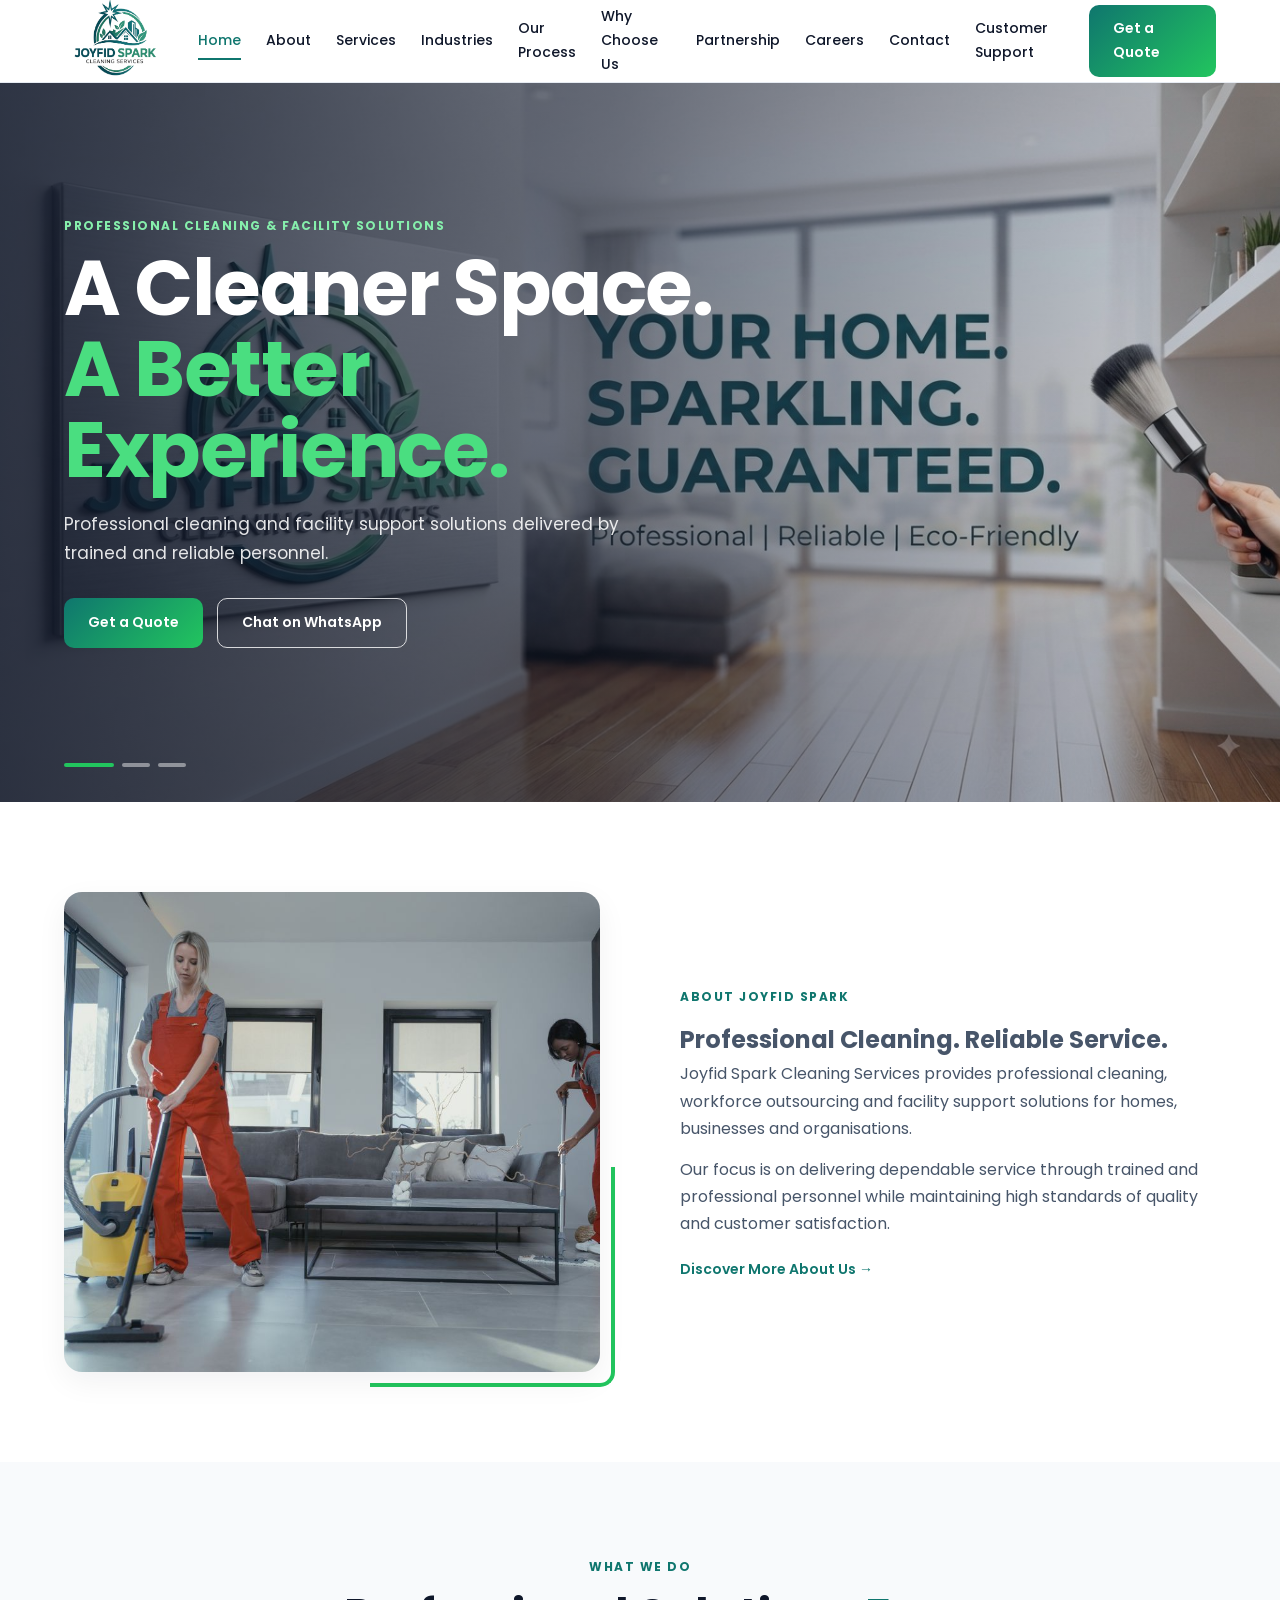
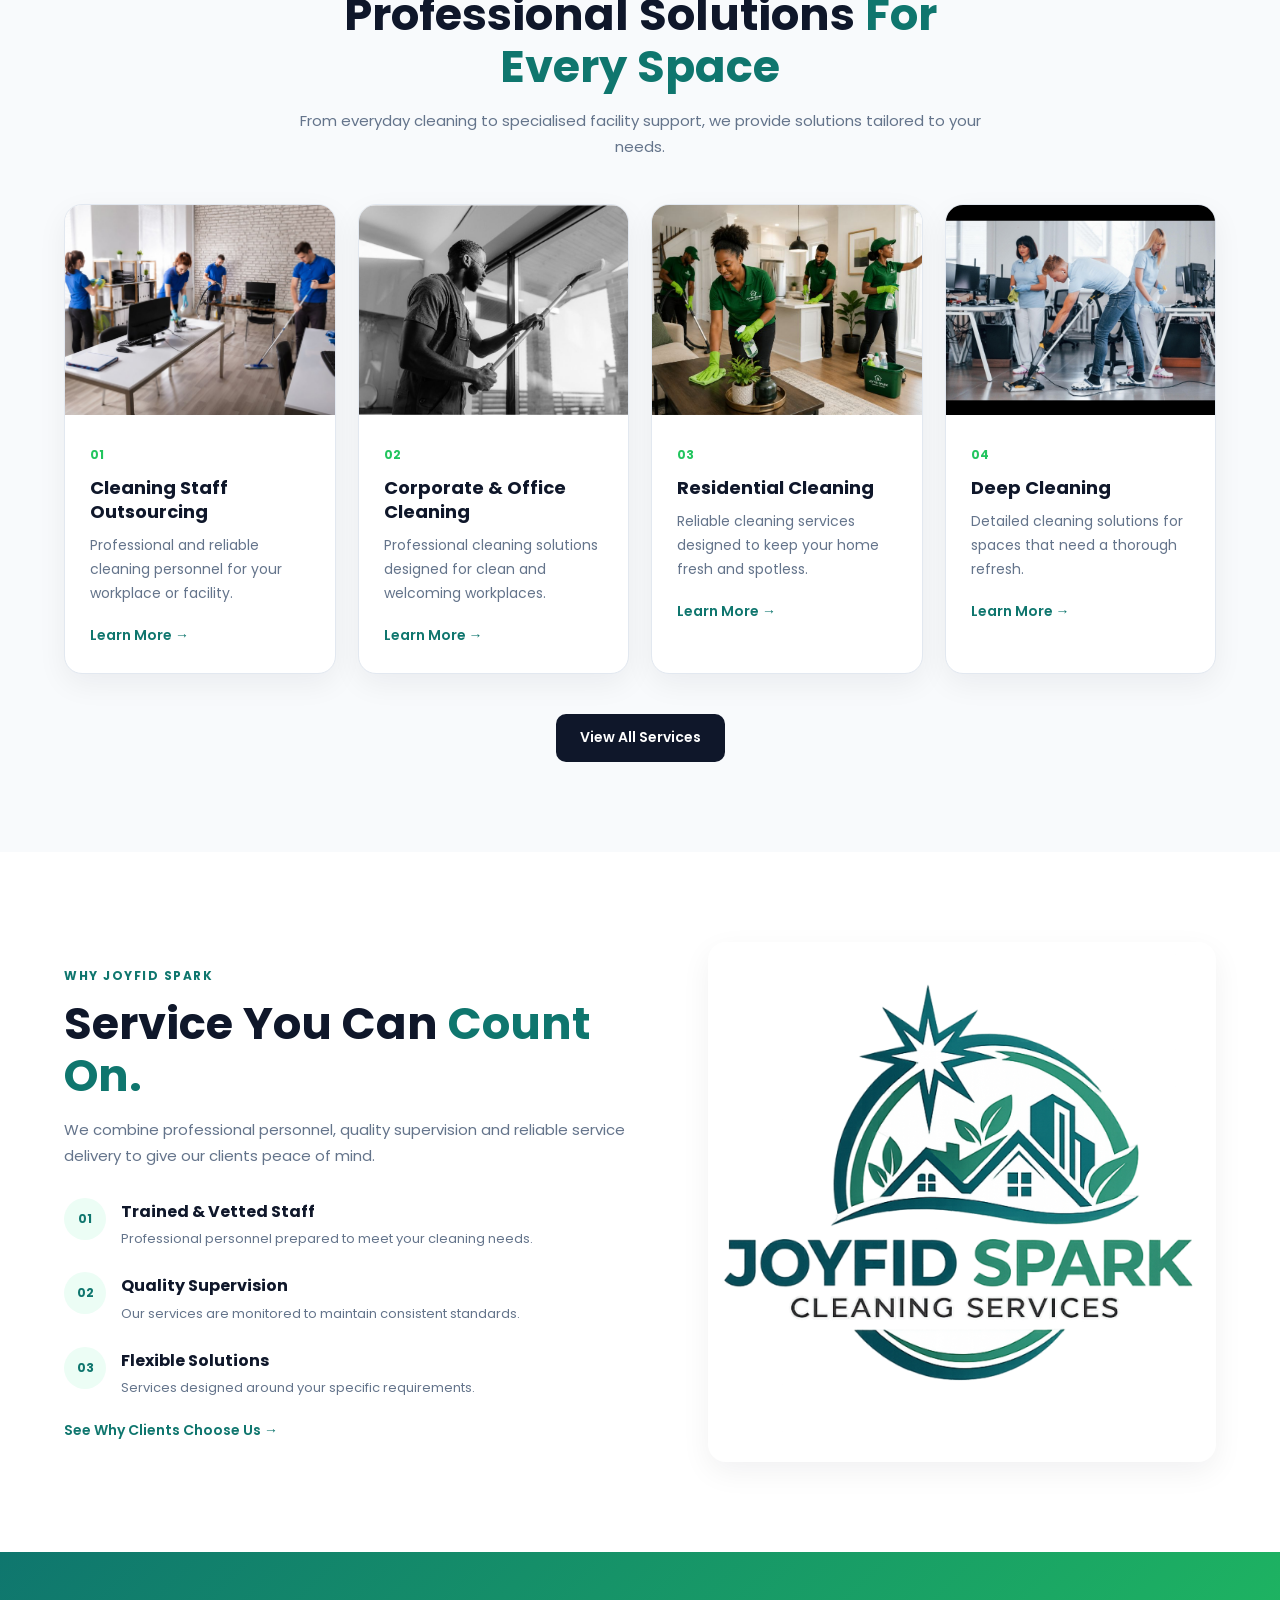
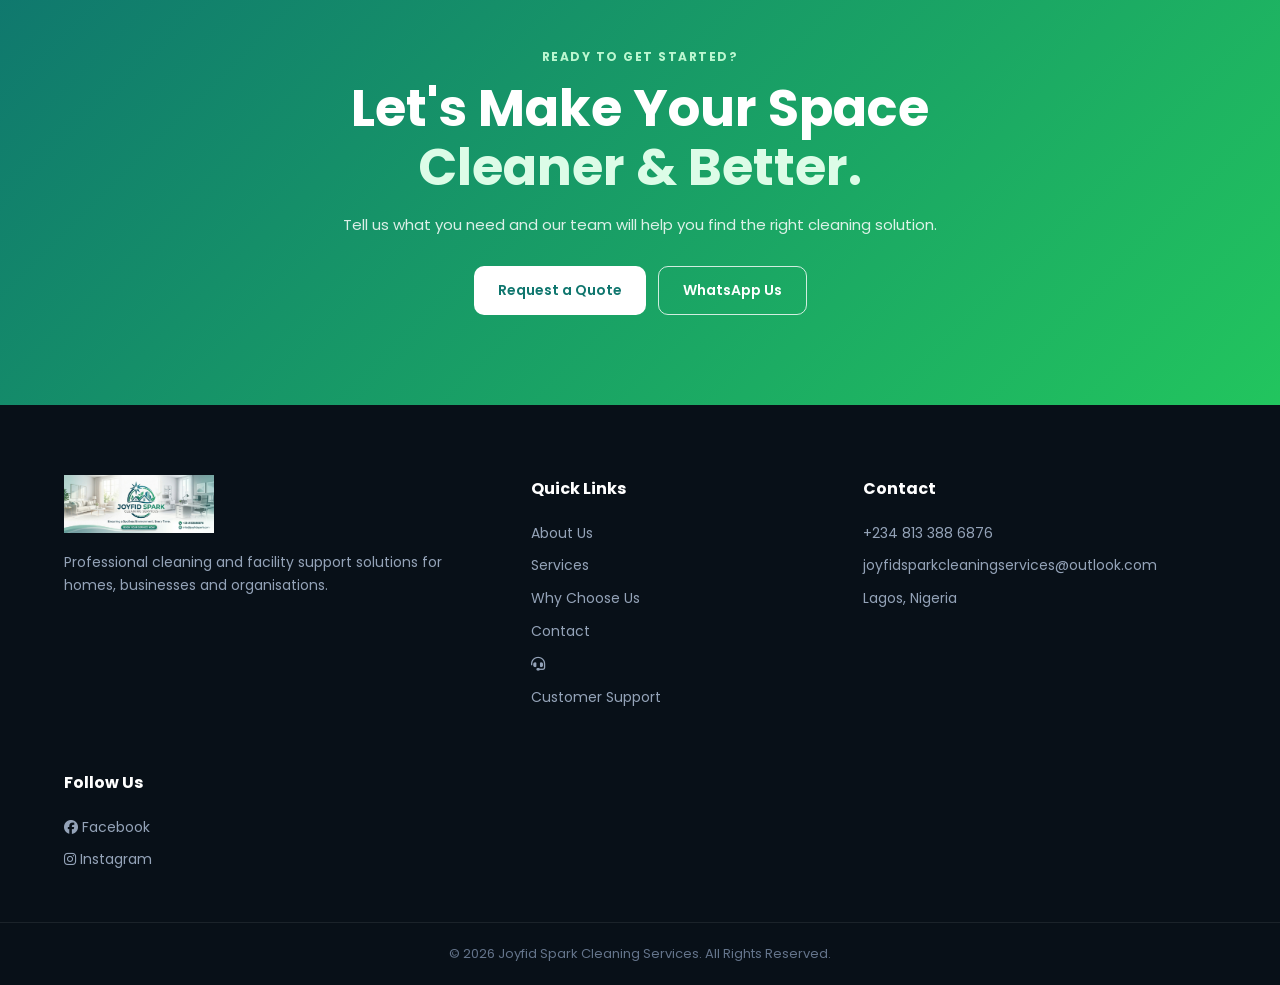
<file: JoyfidSpark/index.html>
<!DOCTYPE html>
<html lang="en">
<head>
    <meta charset="UTF-8">
    <meta name="viewport" content="width=device-width, initial-scale=1.0">

    <meta
        name="description"
        content="Joyfid Spark Cleaning Services provides professional cleaning and facility support solutions for homes, businesses and organisations."
    >

    <title>Joyfid Spark Cleaning Services</title>

    <link rel="preconnect" href="https://fonts.googleapis.com">
    <link rel="preconnect" href="https://fonts.gstatic.com" crossorigin>

    <link
        href="https://fonts.googleapis.com/css2?family=Poppins:wght@400;500;600;700;800&display=swap"
        rel="stylesheet"
    >
    
    <link
    rel="stylesheet"
    href="https://cdnjs.cloudflare.com/ajax/libs/font-awesome/6.5.2/css/all.min.css"
>

    <link rel="stylesheet" href="css/style.css">
    <link rel="stylesheet" href="css/index.css">
</head>

<body>

    <!-- Header -->
    <header class="site-header">

        <div class="container navbar">

            <a href="index.html" class="logo">
                <img
                    src="images/logo.png"
                    alt="Joyfid Spark Cleaning Services"
                >
            </a>

 <nav class="nav-links">

                <button
                    class="sidebar-close"
                    aria-label="Close navigation"
                >
                    &times;
                </button>

                <a href="index.html" class="active">
                    <i class="fa-solid fa-house"></i>
                    <span>Home</span>
                </a>

                <a href="about.html">
                    <i class="fa-solid fa-circle-info"></i>
                    <span>About</span>
                </a>

                <a href="services.html">
                    <i class="fa-solid fa-broom"></i>
                    <span>Services</span>
                </a>
                
                                                <a href="industries.html">
                    <i class="fa-solid fa-industry"></i>
                    <span>Industries</span>
                </a>
                
                                <a href="our-process.html">
                    <i class="fa-solid fa-list-check"></i>
                    <span>Our Process</span>
                </a>

                <a href="why-choose-us.html">
                    <i class="fa-solid fa-star"></i>
                    <span>Why Choose Us</span>
                </a>

                <a href="partnership.html">
                    <i class="fa-solid fa-handshake"></i>
                    <span>Partnership</span>
                </a>

                <a href="join-our-team.html">
                    <i class="fa-solid fa-users"></i>
                    <span>Careers</span>
                </a>

                <a href="contact.html">
                    <i class="fa-solid fa-envelope"></i>
                    <span>Contact</span>
                </a>

                <a href="customer-support.html">
                    <i class="fa-solid fa-headset"></i>
                    <span>Customer Support</span>
                </a>

            </nav>

            <a href="contact.html" class="btn btn-primary nav-cta">
                Get a Quote
            </a>

            <button
                class="menu-toggle"
                aria-label="Open navigation"
                aria-expanded="false"
            >
                <span></span>
                <span></span>
                <span></span>
            </button>

        </div>

    </header>


    <main>

        <!-- Hero -->
        <section class="hero">

<div class="hero-slider">

    <div class="hero-slide">
        <img
            src="images/hero-1.jpg"
            alt="Joyfid Spark cleaning service"
        >
    </div>

    <div class="hero-slide">
        <img
            src="images/hero-2.jpg"
            alt="Professional cleaning personnel"
        >
    </div>

    <div class="hero-slide">
        <img
            src="images/hero-3.jpg"
            alt="Professional facility cleaning"
        >
    </div>

    <!-- Duplicate of first slide -->
    <div class="hero-slide">
        <img
            src="images/hero-1.jpg"
            alt="Joyfid Spark cleaning service"
        >
    </div>

</div>

            <div class="hero-overlay"></div>

            <div class="container hero-content">

                <span class="eyebrow">
                    PROFESSIONAL CLEANING & FACILITY SOLUTIONS
                </span>

                <h1>
                    A Cleaner Space.
                    <span>A Better Experience.</span>
                </h1>

                <p>
                    Professional cleaning and facility support solutions
                    delivered by trained and reliable personnel.
                </p>

                <div class="hero-buttons">

                    <a href="contact.html" class="btn btn-primary">
                        Get a Quote
                    </a>

                    <a
                        href="https://wa.me/2348133886876"
                        class="btn btn-outline"
                        target="_blank"
                        rel="noopener"
                    >
                        Chat on WhatsApp
                    </a>

                </div>

            </div>

            <div class="slider-dots">

                <button class="slider-dot active" aria-label="Slide 1"></button>
                <button class="slider-dot" aria-label="Slide 2"></button>
                <button class="slider-dot" aria-label="Slide 3"></button>

            </div>

        </section>


        <!-- About preview -->
        <section class="intro section">

            <div class="container intro-grid">

                <div class="intro-image">
                    <img
                        src="images/about-preview.jpg"
                        alt="Joyfid Spark professional cleaning team"
                    >
                </div>

                <div class="intro-content">

                    <span class="eyebrow">ABOUT JOYFID SPARK</span>

                    <h2>
                        Professional Cleaning.
                        <span>Reliable Service.</span>
                    </h2>

                    <p>
                        Joyfid Spark Cleaning Services provides professional
                        cleaning, workforce outsourcing and facility support
                        solutions for homes, businesses and organisations.
                    </p>

                    <p>
                        Our focus is on delivering dependable service through
                        trained and professional personnel while maintaining
                        high standards of quality and customer satisfaction.
                    </p>

                    <a href="about.html" class="text-link">
                        Discover More About Us →
                    </a>

                </div>

            </div>

        </section>


        <!-- Services -->
        <section class="featured-services section section-light">

            <div class="container">

                <div class="section-header">

                    <span class="eyebrow">WHAT WE DO</span>

                    <h2>
                        Professional Solutions
                        <span>For Every Space</span>
                    </h2>

                    <p>
                        From everyday cleaning to specialised facility
                        support, we provide solutions tailored to your needs.
                    </p>

                </div>

                <div class="service-grid">

                    <article class="service-card">

                        <div class="service-image">
                            <img
                                src="images/cleaning-staff.jpg"
                                alt="Cleaning staff outsourcing"
                            >
                        </div>

                        <div class="service-card-content">

                            <span class="service-number">01</span>

                            <h3>Cleaning Staff Outsourcing</h3>

                            <p>
                                Professional and reliable cleaning personnel
                                for your workplace or facility.
                            </p>

                            <a href="services.html">Learn More →</a>

                        </div>

                    </article>


                    <article class="service-card">

                        <div class="service-image">
                            <img
                                src="images/office-cleaning.jpg"
                                alt="Corporate and office cleaning"
                            >
                        </div>

                        <div class="service-card-content">

                            <span class="service-number">02</span>

                            <h3>Corporate & Office Cleaning</h3>

                            <p>
                                Professional cleaning solutions designed for
                                clean and welcoming workplaces.
                            </p>

                            <a href="services.html">Learn More →</a>

                        </div>

                    </article>


                    <article class="service-card">

                        <div class="service-image">
                            <img
                                src="images/residential-cleaning.jpg"
                                alt="Residential cleaning"
                            >
                        </div>

                        <div class="service-card-content">

                            <span class="service-number">03</span>

                            <h3>Residential Cleaning</h3>

                            <p>
                                Reliable cleaning services designed to keep
                                your home fresh and spotless.
                            </p>

                            <a href="services.html">Learn More →</a>

                        </div>

                    </article>


                    <article class="service-card">

                        <div class="service-image">
                            <img
                                src="images/deep-cleaning.jpg"
                                alt="Deep cleaning service"
                            >
                        </div>

                        <div class="service-card-content">

                            <span class="service-number">04</span>

                            <h3>Deep Cleaning</h3>

                            <p>
                                Detailed cleaning solutions for spaces that
                                need a thorough refresh.
                            </p>

                            <a href="services.html">Learn More →</a>

                        </div>

                    </article>

                </div>

                <div class="section-action">

                    <a href="services.html" class="btn btn-dark">
                        View All Services
                    </a>

                </div>

            </div>

        </section>


        <!-- Why choose us -->
        <section class="why-home section">

            <div class="container why-grid">

                <div class="why-content">

                    <span class="eyebrow">WHY JOYFID SPARK</span>

                    <h2>
                        Service You Can
                        <span>Count On.</span>
                    </h2>

                    <p>
                        We combine professional personnel, quality
                        supervision and reliable service delivery to give
                        our clients peace of mind.
                    </p>

                    <div class="why-points">

                        <div class="why-point">

                            <span>01</span>

                            <div>
                                <h3>Trained & Vetted Staff</h3>
                                <p>
                                    Professional personnel prepared to meet
                                    your cleaning needs.
                                </p>
                            </div>

                        </div>


                        <div class="why-point">

                            <span>02</span>

                            <div>
                                <h3>Quality Supervision</h3>
                                <p>
                                    Our services are monitored to maintain
                                    consistent standards.
                                </p>
                            </div>

                        </div>


                        <div class="why-point">

                            <span>03</span>

                            <div>
                                <h3>Flexible Solutions</h3>
                                <p>
                                    Services designed around your specific
                                    requirements.
                                </p>
                            </div>

                        </div>

                    </div>

                    <a href="why-choose-us.html" class="text-link">
                        See Why Clients Choose Us →
                    </a>

                </div>


                <div class="why-image">

                    <img
                        src="images/why-choose-us.jpg"
                        alt="Joyfid Spark cleaning professional"
                    >

                </div>

            </div>

        </section>


        <!-- CTA -->
        <section class="home-cta">

            <div class="container cta-content">

                <span class="eyebrow">
                    READY TO GET STARTED?
                </span>

                <h2>
                    Let's Make Your Space
                    <span>Cleaner & Better.</span>
                </h2>

                <p>
                    Tell us what you need and our team will help you find
                    the right cleaning solution.
                </p>

                <div class="cta-buttons">

                    <a href="contact.html" class="btn btn-white">
                        Request a Quote
                    </a>

                    <a
                        href="https://wa.me/2348133886876"
                        class="btn btn-outline"
                        target="_blank"
                        rel="noopener"
                    >
                        WhatsApp Us
                    </a>

                </div>

            </div>

        </section>

    </main>


    <!-- Footer -->
    <footer class="site-footer">

        <div class="container footer-grid">

            <div class="footer-brand">

                <img
                    src="images/logo.jpg"
                    alt="Joyfid Spark Cleaning Services"
                >

                <p>
                    Professional cleaning and facility support solutions
                    for homes, businesses and organisations.
                </p>

            </div>


            <div class="footer-column">

                <h3>Quick Links</h3>

                <a href="about.html">About Us</a>
                <a href="services.html">Services</a>
                <a href="why-choose-us.html">Why Choose Us</a>
                <a href="contact.html">Contact</a>
                     <a href="customer-support.html">
                    <i class="fa-solid fa-headset"></i>
                </a>
                    <span>Customer Support</span>

            </div>


            <div class="footer-column">

                <h3>Contact</h3>

                <a href="tel:+2348133886876">
                    +234 813 388 6876
                </a>

                <a href="mailto:joyfidsparkcleaningservices@outlook.com">
                    joyfidsparkcleaningservices@outlook.com
                </a>

                <span>Lagos, Nigeria</span>


            </div>
            
            <div class="footer-column">

    <h3>
        Follow Us
    </h3>

    <a
        href="https://www.facebook.com/JoyfidSpark"
        target="_blank"
        rel="noopener"
    >
        <i class="fa-brands fa-facebook"></i>
        Facebook
    </a>

    <a
        href="https://www.instagram.com/joyfidspark"
        target="_blank"
        rel="noopener"
    >
        <i class="fa-brands fa-instagram"></i>
        Instagram
    </a>

</div>

        </div>


        <div class="footer-bottom">

            <div class="container">

                <p>
                    © 2026 Joyfid Spark Cleaning Services. All Rights Reserved.
                </p>

            </div>

        </div>

    </footer>


    <script src="main.js"></script>

</body>
</html>
</file>
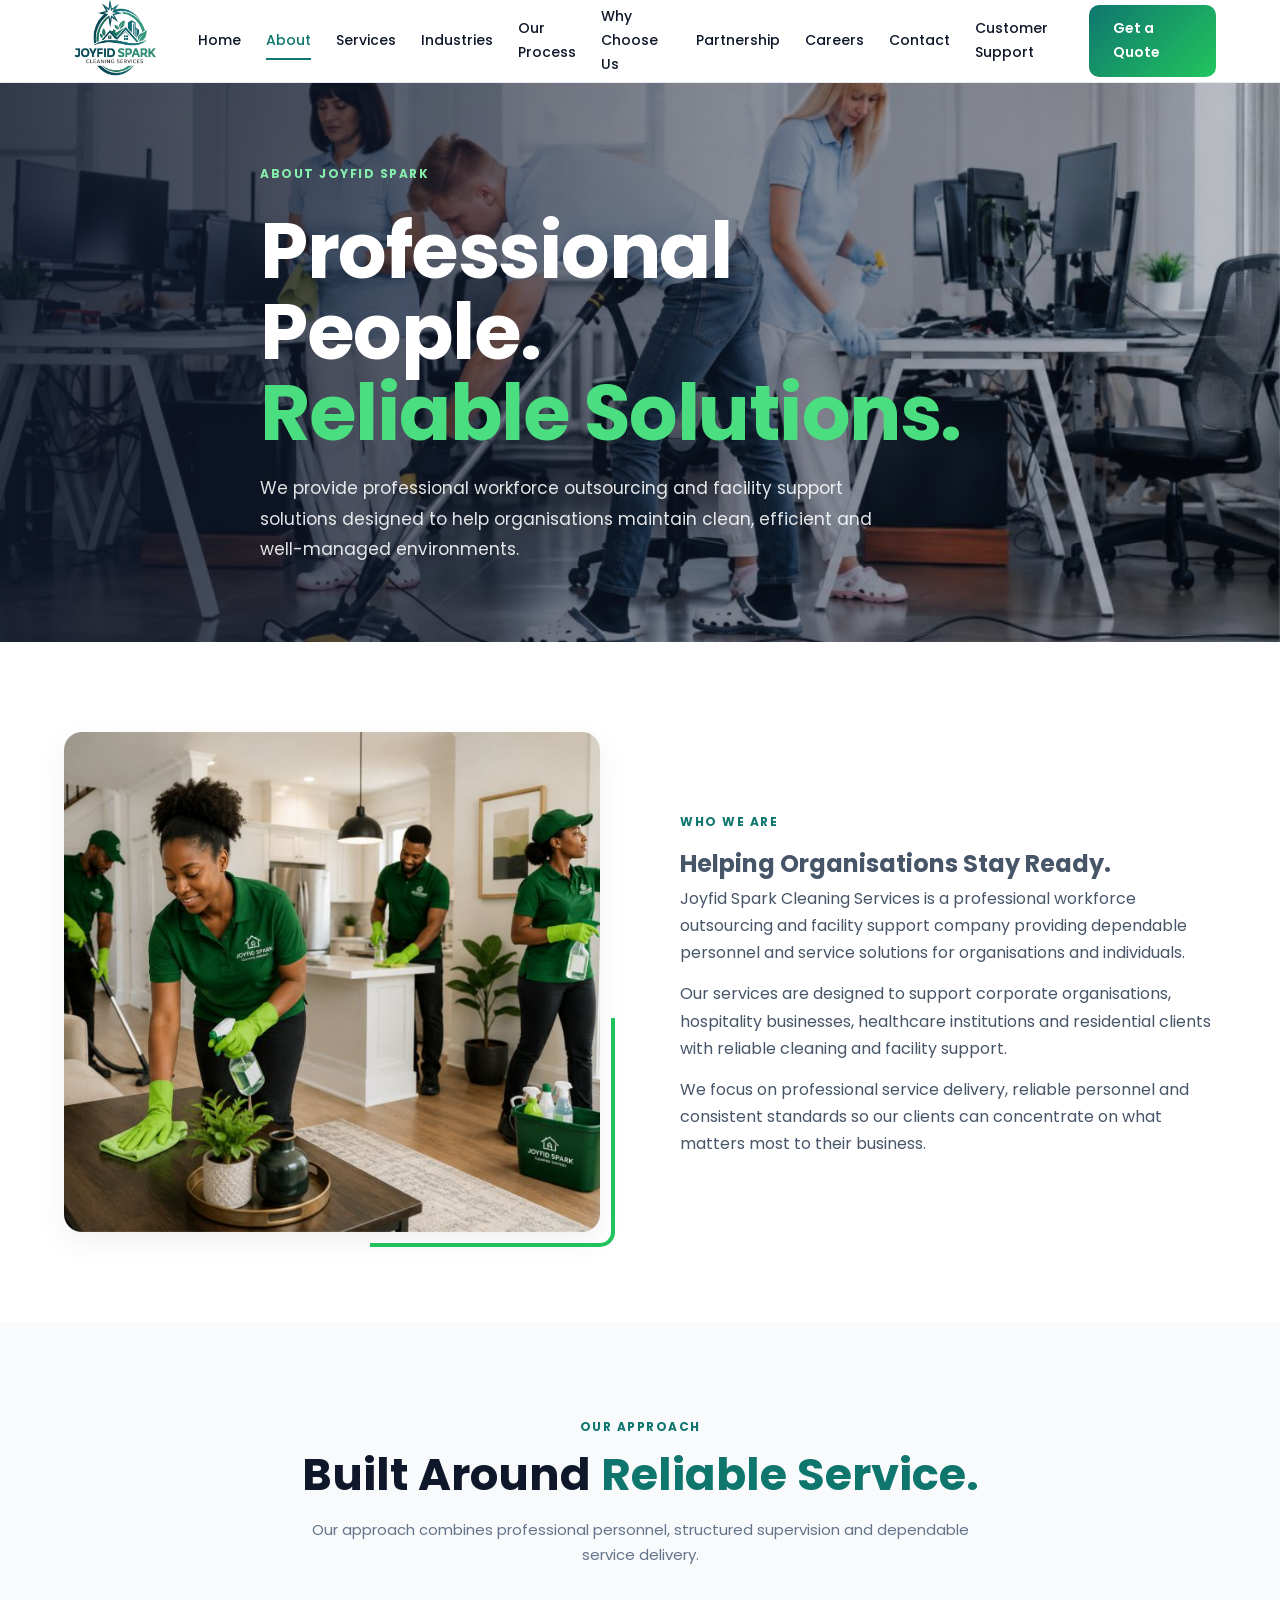
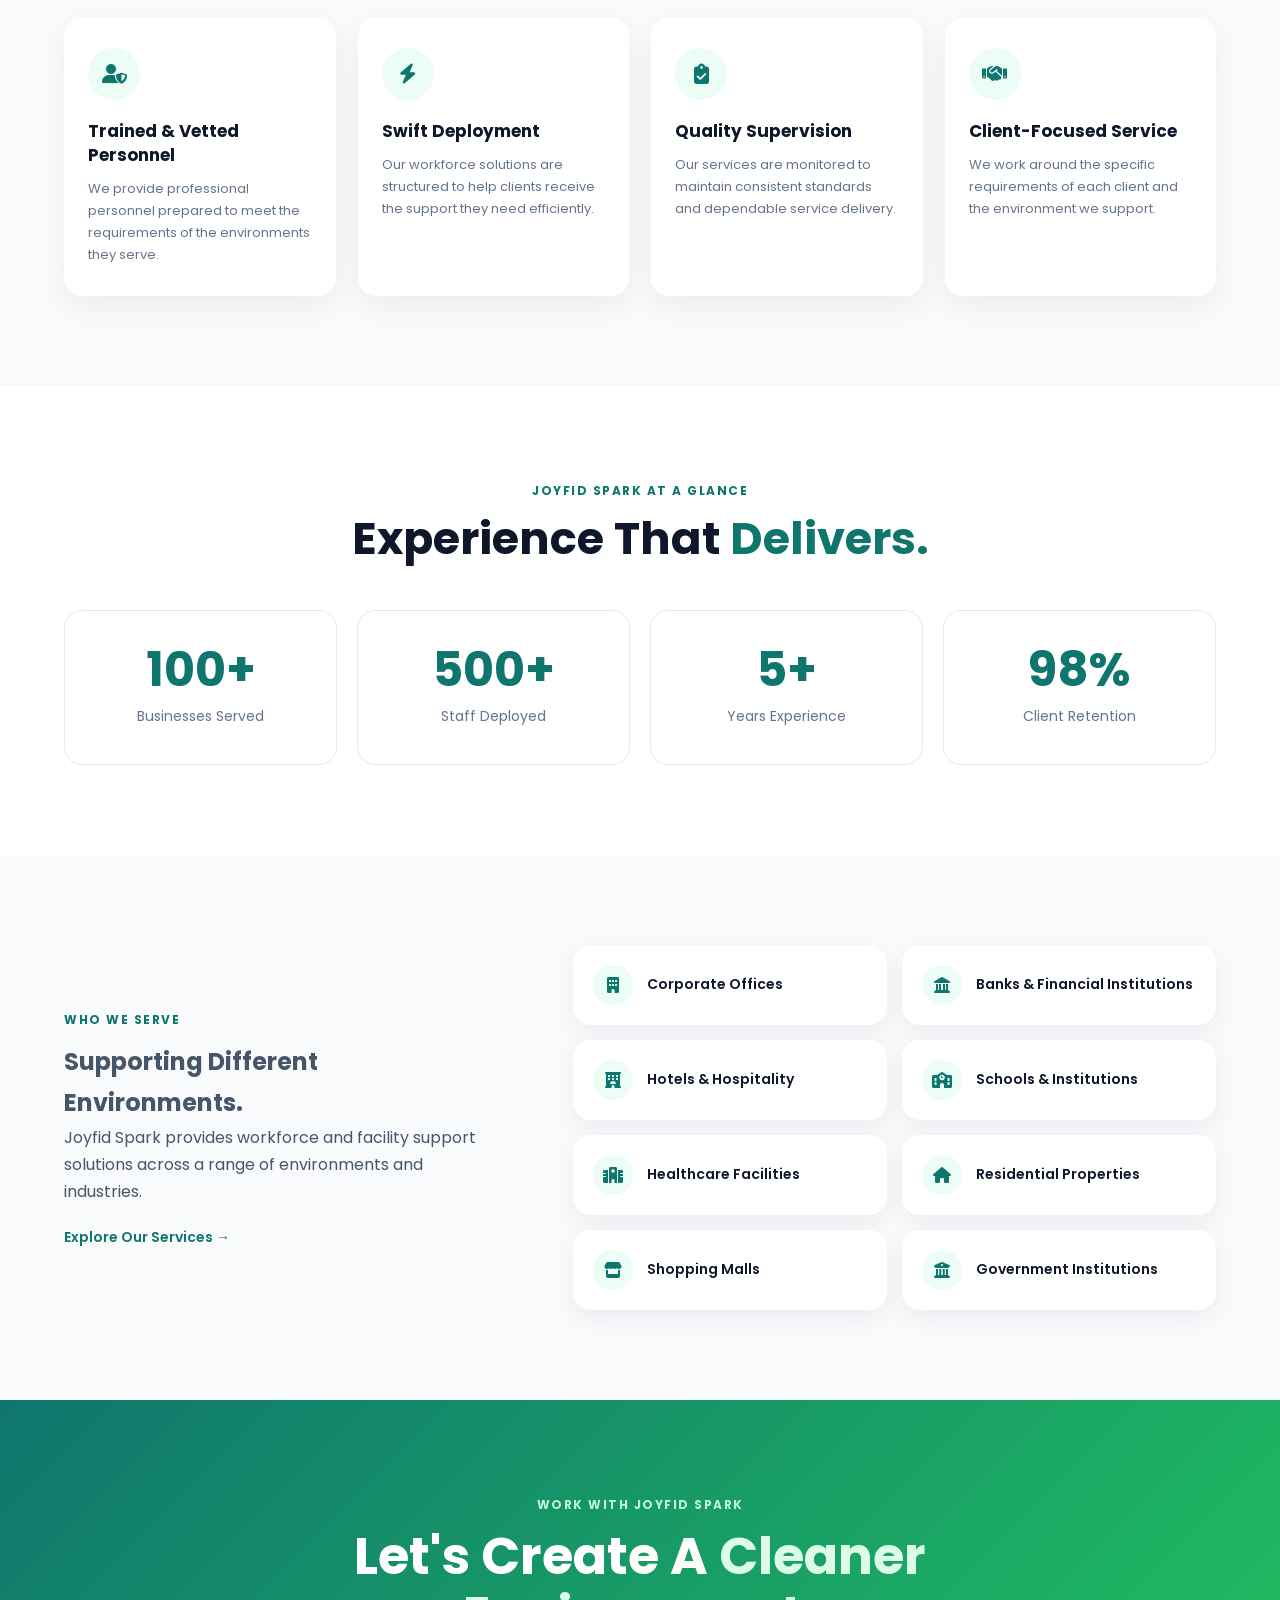
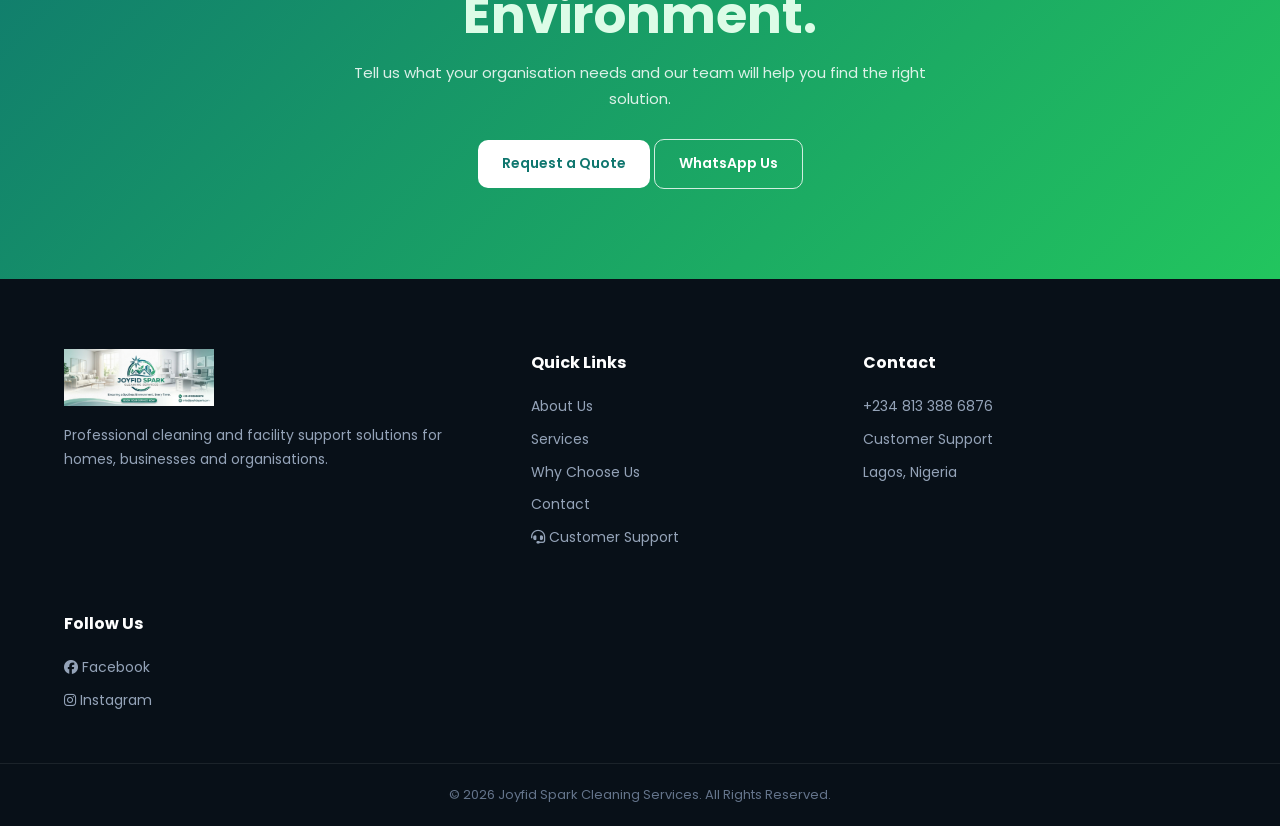
<file: JoyfidSpark/about.html>
<!DOCTYPE html>
<html lang="en">
<head>
    <meta charset="UTF-8">
    <meta name="viewport" content="width=device-width, initial-scale=1.0">

    <meta
        name="description"
        content="Learn more about Joyfid Spark Cleaning Services, a professional workforce outsourcing and facility support company serving businesses, institutions and residential clients."
    >

    <title>About Us | Joyfid Spark Cleaning Services</title>

    <link rel="preconnect" href="https://fonts.googleapis.com">
    <link rel="preconnect" href="https://fonts.gstatic.com" crossorigin>

    <link
        href="https://fonts.googleapis.com/css2?family=Poppins:wght@400;500;600;700;800&display=swap"
        rel="stylesheet"
    >

    <link
        rel="stylesheet"
        href="https://cdnjs.cloudflare.com/ajax/libs/font-awesome/6.5.2/css/all.min.css"
    >

    <link rel="stylesheet" href="css/style.css">
    <link rel="stylesheet" href="about.css">
</head>

<body>

    <header class="site-header">

        <div class="container navbar">

            <a href="index.html" class="logo">
                <img
                    src="images/logo.png"
                    alt="Joyfid Spark Cleaning Services"
                >
            </a>

            <nav class="nav-links">

                <button
                    class="sidebar-close"
                    aria-label="Close navigation"
                >
                    &times;
                </button>

                <a href="index.html">
                    <i class="fa-solid fa-house"></i>
                    <span>Home</span>
                </a>

                <a href="about.html" class="active">
                    <i class="fa-solid fa-circle-info"></i>
                    <span>About</span>
                </a>

                <a href="services.html">
                    <i class="fa-solid fa-broom"></i>
                    <span>Services</span>
                </a>
                
                                                <a href="industries.html">
                    <i class="fa-solid fa-industry"></i>
                    <span>Industries</span>
                </a>
                
                                <a href="our-process.html">
                    <i class="fa-solid fa-list-check"></i>
                    <span>Our Process</span>
                </a>

                <a href="why-choose-us.html">
                    <i class="fa-solid fa-star"></i>
                    <span>Why Choose Us</span>
                </a>

                <a href="partnership.html">
                    <i class="fa-solid fa-handshake"></i>
                    <span>Partnership</span>
                </a>

                <a href="join-our-team.html">
                    <i class="fa-solid fa-users"></i>
                    <span>Careers</span>
                </a>

                <a href="contact.html">
                    <i class="fa-solid fa-envelope"></i>
                    <span>Contact</span>
                </a>

                <a href="customer-support.html">
                    <i class="fa-solid fa-headset"></i>
                    <span>Customer Support</span>
                </a>

            </nav>

            <a href="contact.html" class="btn btn-primary nav-cta">
                Get a Quote
            </a>

            <button
                class="menu-toggle"
                aria-label="Open navigation"
                aria-expanded="false"
            >
                <span></span>
                <span></span>
                <span></span>
            </button>

        </div>

    </header>


    <main>

        <section class="about-hero">

            <div class="container about-hero-content">

                <span class="eyebrow">
                    ABOUT JOYFID SPARK
                </span>

                <h1>
                    Professional People.
                    <span>Reliable Solutions.</span>
                </h1>

                <p>
                    We provide professional workforce outsourcing and
                    facility support solutions designed to help organisations
                    maintain clean, efficient and well-managed environments.
                </p>

            </div>

        </section>


        <section class="about-intro section">

            <div class="container about-intro-grid">

                <div class="about-image">

                    <img
                        src="images/about-team.jpg"
                        alt="Joyfid Spark professional cleaning team"
                    >

                </div>

                <div class="about-content">

                    <span class="eyebrow">
                        WHO WE ARE
                    </span>

                    <h2>
                        Helping Organisations
                        <span>Stay Ready.</span>
                    </h2>

                    <p>
                        Joyfid Spark Cleaning Services is a professional
                        workforce outsourcing and facility support company
                        providing dependable personnel and service solutions
                        for organisations and individuals.
                    </p>

                    <p>
                        Our services are designed to support corporate
                        organisations, hospitality businesses, healthcare
                        institutions and residential clients with reliable
                        cleaning and facility support.
                    </p>

                    <p>
                        We focus on professional service delivery, reliable
                        personnel and consistent standards so our clients can
                        concentrate on what matters most to their business.
                    </p>

                </div>

            </div>

        </section>


        <section class="about-standards section section-light">

            <div class="container">

                <div class="section-header">

                    <span class="eyebrow">
                        OUR APPROACH
                    </span>

                    <h2>
                        Built Around
                        <span>Reliable Service.</span>
                    </h2>

                    <p>
                        Our approach combines professional personnel,
                        structured supervision and dependable service
                        delivery.
                    </p>

                </div>

                <div class="about-features">

                    <article class="about-feature">

                        <div class="feature-icon">
                            <i class="fa-solid fa-user-shield"></i>
                        </div>

                        <h3>
                            Trained & Vetted Personnel
                        </h3>

                        <p>
                            We provide professional personnel prepared to
                            meet the requirements of the environments they
                            serve.
                        </p>

                    </article>


                    <article class="about-feature">

                        <div class="feature-icon">
                            <i class="fa-solid fa-bolt"></i>
                        </div>

                        <h3>
                            Swift Deployment
                        </h3>

                        <p>
                            Our workforce solutions are structured to help
                            clients receive the support they need efficiently.
                        </p>

                    </article>


                    <article class="about-feature">

                        <div class="feature-icon">
                            <i class="fa-solid fa-clipboard-check"></i>
                        </div>

                        <h3>
                            Quality Supervision
                        </h3>

                        <p>
                            Our services are monitored to maintain consistent
                            standards and dependable service delivery.
                        </p>

                    </article>


                    <article class="about-feature">

                        <div class="feature-icon">
                            <i class="fa-solid fa-handshake"></i>
                        </div>

                        <h3>
                            Client-Focused Service
                        </h3>

                        <p>
                            We work around the specific requirements of each
                            client and the environment we support.
                        </p>

                    </article>

                </div>

            </div>

        </section>


        <section class="about-stats section">

            <div class="container">

                <div class="section-header">

                    <span class="eyebrow">
                        JOYFID SPARK AT A GLANCE
                    </span>

                    <h2>
                        Experience That
                        <span>Delivers.</span>
                    </h2>

                </div>

                <div class="stats-grid">

                    <div class="stat-item">

                        <strong>100+</strong>

                        <span>
                            Businesses Served
                        </span>

                    </div>


                    <div class="stat-item">

                        <strong>500+</strong>

                        <span>
                            Staff Deployed
                        </span>

                    </div>


                    <div class="stat-item">

                        <strong>5+</strong>

                        <span>
                            Years Experience
                        </span>

                    </div>


                    <div class="stat-item">

                        <strong>98%</strong>

                        <span>
                            Client Retention
                        </span>

                    </div>

                </div>

            </div>

        </section>


        <section class="industries section section-light">

            <div class="container">

                <div class="industries-grid">

                    <div class="industries-content">

                        <span class="eyebrow">
                            WHO WE SERVE
                        </span>

                        <h2>
                            Supporting Different
                            <span>Environments.</span>
                        </h2>

                        <p>
                            Joyfid Spark provides workforce and facility
                            support solutions across a range of environments
                            and industries.
                        </p>

                        <a
                            href="services.html"
                            class="text-link"
                        >
                            Explore Our Services →
                        </a>

                    </div>


                    <div class="industry-list">

                        <div class="industry-item">
                            <i class="fa-solid fa-building"></i>
                            <span>Corporate Offices</span>
                        </div>

                        <div class="industry-item">
                            <i class="fa-solid fa-landmark"></i>
                            <span>Banks & Financial Institutions</span>
                        </div>

                        <div class="industry-item">
                            <i class="fa-solid fa-hotel"></i>
                            <span>Hotels & Hospitality</span>
                        </div>

                        <div class="industry-item">
                            <i class="fa-solid fa-school"></i>
                            <span>Schools & Institutions</span>
                        </div>

                        <div class="industry-item">
                            <i class="fa-solid fa-hospital"></i>
                            <span>Healthcare Facilities</span>
                        </div>

                        <div class="industry-item">
                            <i class="fa-solid fa-house"></i>
                            <span>Residential Properties</span>
                        </div>

                        <div class="industry-item">
                            <i class="fa-solid fa-store"></i>
                            <span>Shopping Malls</span>
                        </div>

                        <div class="industry-item">
                            <i class="fa-solid fa-building-columns"></i>
                            <span>Government Institutions</span>
                        </div>

                    </div>

                </div>

            </div>

        </section>


        <section class="about-cta">

            <div class="container about-cta-content">

                <span class="eyebrow">
                    WORK WITH JOYFID SPARK
                </span>

                <h2>
                    Let's Create A
                    <span>Cleaner Environment.</span>
                </h2>

                <p>
                    Tell us what your organisation needs and our team will
                    help you find the right solution.
                </p>

                <div class="cta-buttons">

                    <a
                        href="contact.html"
                        class="btn btn-white"
                    >
                        Request a Quote
                    </a>

                    <a
                        href="https://wa.me/2348133886876"
                        class="btn btn-outline"
                        target="_blank"
                        rel="noopener"
                    >
                        WhatsApp Us
                    </a>

                </div>

            </div>

        </section>

    </main>


    <footer class="site-footer">

        <div class="container footer-grid">

            <div class="footer-brand">

                <img
                    src="images/logo.jpg"
                    alt="Joyfid Spark Cleaning Services"
                >

                <p>
                    Professional cleaning and facility support solutions
                    for homes, businesses and organisations.
                </p>

            </div>


            <div class="footer-column">

                <h3>Quick Links</h3>

                <a href="about.html">About Us</a>
                <a href="services.html">Services</a>
                <a href="why-choose-us.html">Why Choose Us</a>
                <a href="contact.html">Contact</a>
                     <a href="customer-support.html">
                    <i class="fa-solid fa-headset"></i>
                    <span>Customer Support</span>
                </a>

            </div>


            <div class="footer-column">

                <h3>Contact</h3>

                <a href="tel:+2348133886876">
                    +234 813 388 6876
                </a>

                <a href="mailto:joyfidsparkcleaningservices@outlook.com">
                    Customer Support
                </a>

                <span>Lagos, Nigeria</span>

            </div>
            
            <div class="footer-column">

    <h3>
        Follow Us
    </h3>

    <a
        href="https://www.facebook.com/JoyfidSpark"
        target="_blank"
        rel="noopener"
    >
        <i class="fa-brands fa-facebook"></i>
        Facebook
    </a>

    <a
        href="https://www.instagram.com/joyfidspark"
        target="_blank"
        rel="noopener"
    >
        <i class="fa-brands fa-instagram"></i>
        Instagram
    </a>

</div>

        </div>


        <div class="footer-bottom">

            <div class="container">

                <p>
                    © 2026 Joyfid Spark Cleaning Services. All Rights Reserved.
                </p>

            </div>

        </div>

    </footer>


    <script src="main.js"></script>

</body>
</html>
</file>
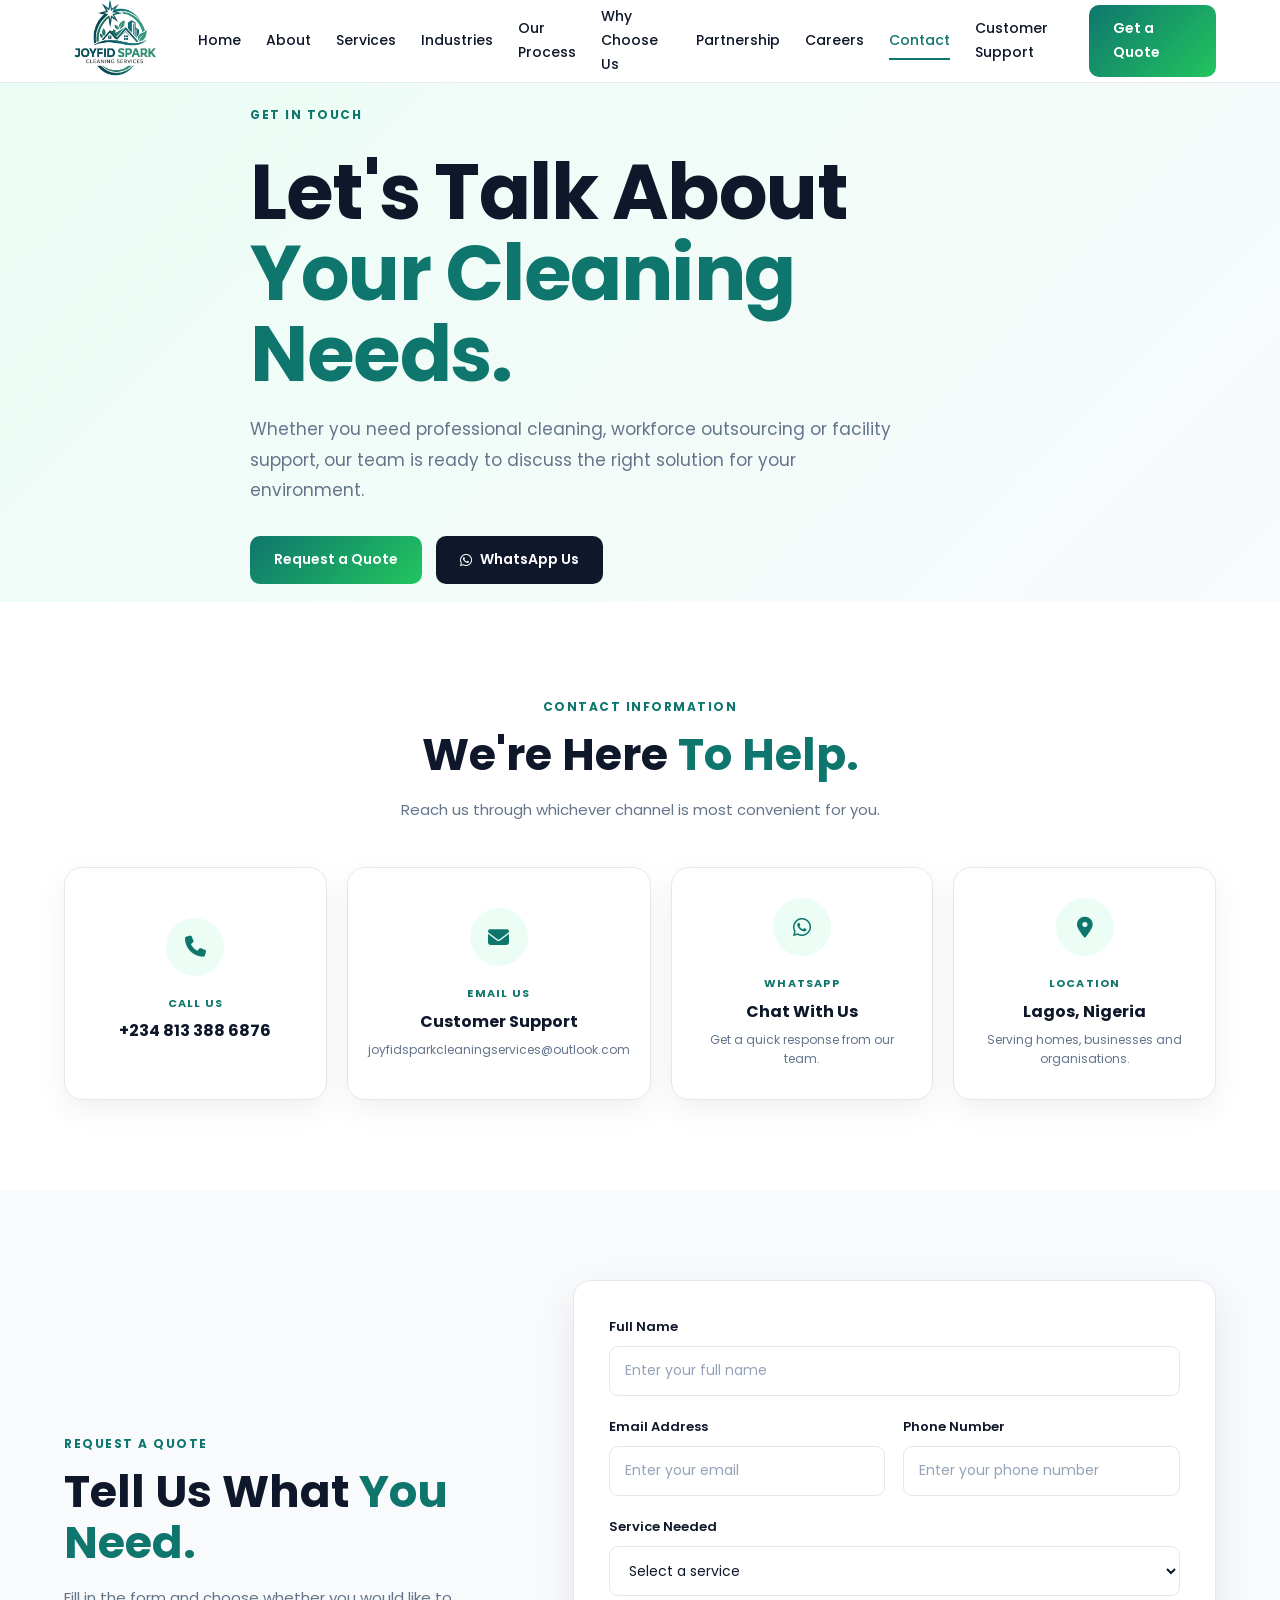
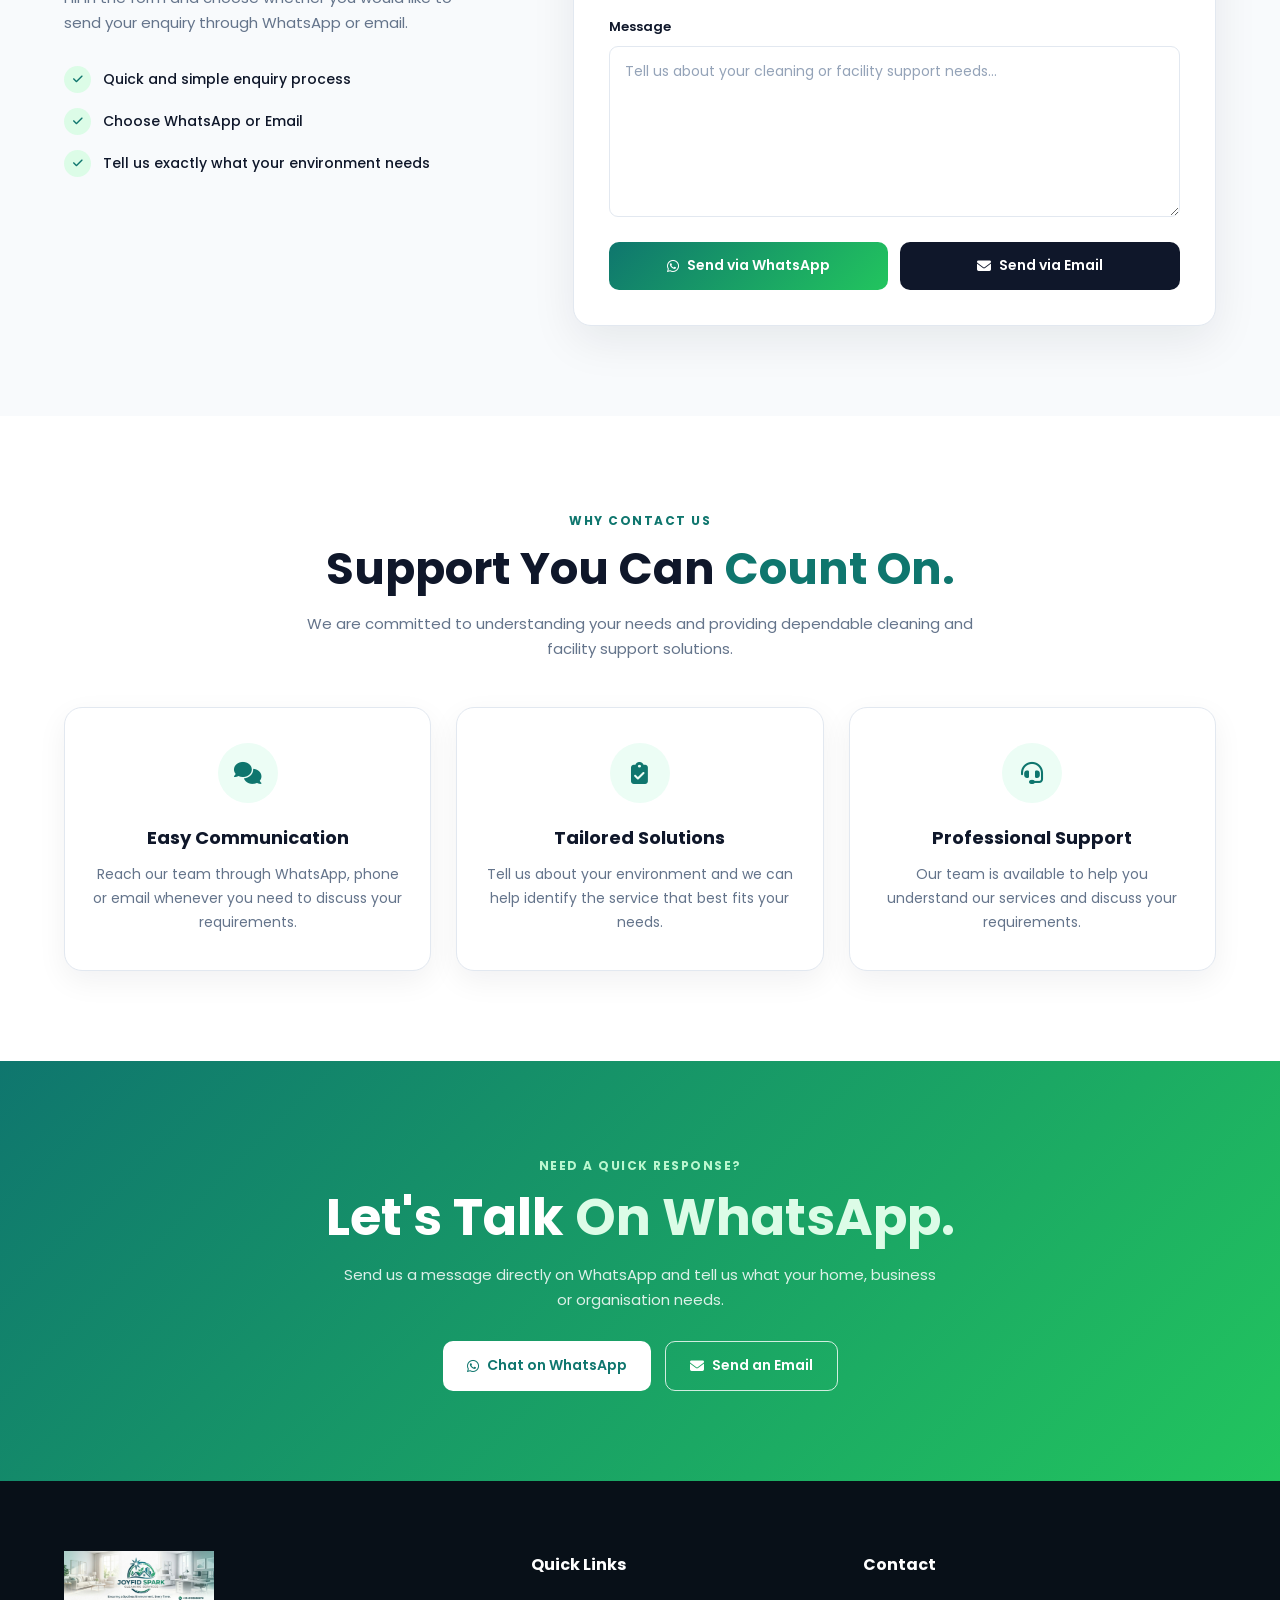
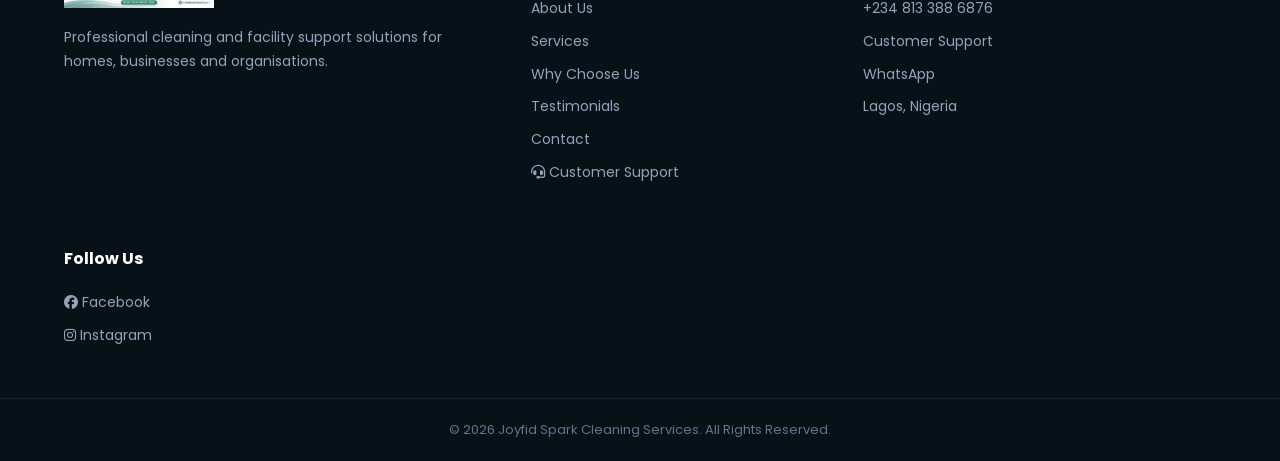
<file: JoyfidSpark/contact.html>
<!DOCTYPE html>
<html lang="en">

<head>

    <meta charset="UTF-8">

    <meta
        name="viewport"
        content="width=device-width, initial-scale=1.0"
    >

    <meta
        name="description"
        content="Contact Joyfid Spark Cleaning Services for professional cleaning, workforce outsourcing and facility support solutions."
    >

    <title>Contact Us | Joyfid Spark Cleaning Services</title>

    <link
        rel="preconnect"
        href="https://fonts.googleapis.com"
    >

    <link
        rel="preconnect"
        href="https://fonts.gstatic.com"
        crossorigin
    >

    <link
        href="https://fonts.googleapis.com/css2?family=Poppins:wght@400;500;600;700;800&display=swap"
        rel="stylesheet"
    >

    <link
        rel="stylesheet"
        href="https://cdnjs.cloudflare.com/ajax/libs/font-awesome/6.5.2/css/all.min.css"
    >

    <link rel="stylesheet" href="css/style.css">
    <link rel="stylesheet" href="contact.css">

</head>


<body>


    <header class="site-header">

        <div class="container navbar">

            <a href="index.html" class="logo">

                <img
                    src="images/logo.png"
                    alt="Joyfid Spark Cleaning Services"
                >

            </a>


            <nav class="nav-links">

                <button
                    class="sidebar-close"
                    aria-label="Close navigation"
                >
                    &times;
                </button>


                <a href="index.html">

                    <i class="fa-solid fa-house"></i>

                    <span>
                        Home
                    </span>

                </a>


                <a href="about.html">

                    <i class="fa-solid fa-circle-info"></i>

                    <span>
                        About
                    </span>

                </a>


                <a href="services.html">

                    <i class="fa-solid fa-broom"></i>

                    <span>
                        Services
                    </span>

                </a>
                
                                                <a href="industries.html">
                    <i class="fa-solid fa-industry"></i>
                    <span>Industries</span>
                </a>
                
                                <a href="our-process.html">
                    <i class="fa-solid fa-list-check"></i>
                    <span>Our Process</span>
                </a>


                <a href="why-choose-us.html">

                    <i class="fa-solid fa-star"></i>

                    <span>
                        Why Choose Us
                    </span>

                </a>


                <a href="partnership.html">

                    <i class="fa-solid fa-handshake"></i>

                    <span>
                        Partnership
                    </span>

                </a>


                <a
                    href="join-our-team.html"
                >

                    <i class="fa-solid fa-users"></i>

                    <span>
                        Careers
                    </span>

                </a>


                <a
                    href="contact.html"
                    class="active"
                >

                    <i class="fa-solid fa-envelope"></i>

                    <span>
                        Contact
                    </span>

                </a>


                <a href="customer-support.html">
                    <i class="fa-solid fa-headset"></i>
                    <span>Customer Support</span>
                </a>

            </nav>


            <a
                href="#contact-form"
                class="btn btn-primary nav-cta"
            >
                Get a Quote
            </a>


            <button
                class="menu-toggle"
                aria-label="Open navigation"
                aria-expanded="false"
            >

                <span></span>
                <span></span>
                <span></span>

            </button>

        </div>

    </header>


    <main>


        <section class="contact-hero">

            <div class="container contact-hero-content">

                <span class="eyebrow">
                    GET IN TOUCH
                </span>


                <h1>
                    Let's Talk About
                    <span>Your Cleaning Needs.</span>
                </h1>


                <p>
                    Whether you need professional cleaning, workforce
                    outsourcing or facility support, our team is ready
                    to discuss the right solution for your environment.
                </p>


                <div class="contact-hero-buttons">

                    <a
                        href="#contact-form"
                        class="btn btn-primary"
                    >
                        Request a Quote
                    </a>


                    <a
                        href="https://wa.me/2348133886876"
                        class="btn btn-dark"
                        target="_blank"
                        rel="noopener"
                    >
                        <i class="fa-brands fa-whatsapp"></i>

                        WhatsApp Us
                    </a>

                </div>

            </div>

        </section>


        <section class="contact-info section">

            <div class="container">


                <div class="section-header">

                    <span class="eyebrow">
                        CONTACT INFORMATION
                    </span>


                    <h2>
                        We're Here
                        <span>To Help.</span>
                    </h2>


                    <p>
                        Reach us through whichever channel is most
                        convenient for you.
                    </p>

                </div>


                <div class="contact-info-grid">


                    <a
                        href="tel:+2348133886876"
                        class="contact-info-card"
                    >

                        <div class="contact-info-icon">

                            <i class="fa-solid fa-phone"></i>

                        </div>


                        <div>

                            <span>
                                CALL US
                            </span>

                            <h3>
                                +234 813 388 6876
                            </h3>

                        </div>

                    </a>


                    <a
                        href="mailto:joyfidsparkcleaningservices@outlook.com"
                        class="contact-info-card"
                    >

                        <div class="contact-info-icon">

                            <i class="fa-solid fa-envelope"></i>

                        </div>


                        <div>

                            <span>
                                EMAIL US
                            </span>

                            <h3>
                                Customer Support
                            </h3>

                            <p>
                                joyfidsparkcleaningservices@outlook.com
                            </p>

                        </div>

                    </a>


                    <a
                        href="https://wa.me/2348133886876"
                        class="contact-info-card"
                        target="_blank"
                        rel="noopener"
                    >

                        <div class="contact-info-icon">

                            <i class="fa-brands fa-whatsapp"></i>

                        </div>


                        <div>

                            <span>
                                WHATSAPP
                            </span>

                            <h3>
                                Chat With Us
                            </h3>

                            <p>
                                Get a quick response from our team.
                            </p>

                        </div>

                    </a>


                    <div class="contact-info-card">

                        <div class="contact-info-icon">

                            <i class="fa-solid fa-location-dot"></i>

                        </div>


                        <div>

                            <span>
                                LOCATION
                            </span>

                            <h3>
                                Lagos, Nigeria
                            </h3>

                            <p>
                                Serving homes, businesses and organisations.
                            </p>

                        </div>

                    </div>


                </div>

            </div>

        </section>


        <section
            class="contact-form-section section section-light"
            id="contact-form"
        >

            <div class="container contact-form-grid">


                <div class="contact-form-content">

                    <span class="eyebrow">
                        REQUEST A QUOTE
                    </span>


                    <h2>
                        Tell Us What
                        <span>You Need.</span>
                    </h2>


                    <p>
                        Fill in the form and choose whether you would
                        like to send your enquiry through WhatsApp or
                        email.
                    </p>


                    <div class="contact-form-points">

                        <div>

                            <i class="fa-solid fa-check"></i>

                            <span>
                                Quick and simple enquiry process
                            </span>

                        </div>


                        <div>

                            <i class="fa-solid fa-check"></i>

                            <span>
                                Choose WhatsApp or Email
                            </span>

                        </div>


                        <div>

                            <i class="fa-solid fa-check"></i>

                            <span>
                                Tell us exactly what your environment needs
                            </span>

                        </div>

                    </div>

                </div>


                <div class="contact-form-wrapper">

                    <form
                        class="contact-form"
                        id="contactForm"
                    >

                        <div class="form-group">

                            <label for="contact-name">
                                Full Name
                            </label>

                            <input
                                type="text"
                                id="contact-name"
                                name="name"
                                placeholder="Enter your full name"
                                required
                            >

                        </div>


                        <div class="form-row">

                            <div class="form-group">

                                <label for="contact-email">
                                    Email Address
                                </label>

                                <input
                                    type="email"
                                    id="contact-email"
                                    name="email"
                                    placeholder="Enter your email"
                                    required
                                >

                            </div>


                            <div class="form-group">

                                <label for="contact-phone">
                                    Phone Number
                                </label>

                                <input
                                    type="tel"
                                    id="contact-phone"
                                    name="phone"
                                    placeholder="Enter your phone number"
                                    required
                                >

                            </div>

                        </div>


                        <div class="form-group">

                            <label for="contact-service">
                                Service Needed
                            </label>

                            <select
                                id="contact-service"
                                name="service"
                                required
                            >

                                <option value="">
                                    Select a service
                                </option>

                                <option value="Cleaning Staff Outsourcing">
                                    Cleaning Staff Outsourcing
                                </option>

                                <option value="Corporate & Office Cleaning">
                                    Corporate & Office Cleaning
                                </option>

                                <option value="Residential Cleaning">
                                    Residential Cleaning
                                </option>

                                <option value="Janitorial Services">
                                    Janitorial Services
                                </option>

                                <option value="Deep Cleaning Services">
                                    Deep Cleaning Services
                                </option>

                                <option value="Post-Construction Cleaning">
                                    Post-Construction Cleaning
                                </option>

                                <option value="Estate & Facility Cleaning">
                                    Estate & Facility Cleaning
                                </option>

                                <option value="Hotel & Hospitality Cleaning">
                                    Hotel & Hospitality Cleaning
                                </option>

                                <option value="School & Hospital Cleaning">
                                    School & Hospital Cleaning
                                </option>

                                <option value="Waste Management Support">
                                    Waste Management Support
                                </option>

                                <option value="Facility Maintenance Services">
                                    Facility Maintenance Services
                                </option>

                                <option value="Other">
                                    Other
                                </option>

                            </select>

                        </div>


                        <div class="form-group">

                            <label for="contact-message">
                                Message
                            </label>

                            <textarea
                                id="contact-message"
                                name="message"
                                rows="6"
                                placeholder="Tell us about your cleaning or facility support needs..."
                                required
                            ></textarea>

                        </div>


                        <div class="contact-submit-buttons">

                            <button
                                type="button"
                                class="btn btn-primary"
                                id="sendWhatsApp"
                            >

                                <i class="fa-brands fa-whatsapp"></i>

                                Send via WhatsApp

                            </button>


                            <button
                                type="button"
                                class="btn btn-email"
                                id="sendEmail"
                            >

                                <i class="fa-solid fa-envelope"></i>

                                Send via Email

                            </button>

                        </div>

                    </form>

                </div>

            </div>

        </section>
        
                <section class="contact-benefits section">

            <div class="container">

                <div class="section-header">

                    <span class="eyebrow">
                        WHY CONTACT US
                    </span>

                    <h2>
                        Support You Can
                        <span>Count On.</span>
                    </h2>

                    <p>
                        We are committed to understanding your needs and
                        providing dependable cleaning and facility support
                        solutions.
                    </p>

                </div>


                <div class="contact-benefits-grid">

                    <article class="contact-benefit-card">

                        <div class="contact-benefit-icon">
                            <i class="fa-solid fa-comments"></i>
                        </div>

                        <h3>
                            Easy Communication
                        </h3>

                        <p>
                            Reach our team through WhatsApp, phone or email
                            whenever you need to discuss your requirements.
                        </p>

                    </article>


                    <article class="contact-benefit-card">

                        <div class="contact-benefit-icon">
                            <i class="fa-solid fa-clipboard-check"></i>
                        </div>

                        <h3>
                            Tailored Solutions
                        </h3>

                        <p>
                            Tell us about your environment and we can help
                            identify the service that best fits your needs.
                        </p>

                    </article>


                    <article class="contact-benefit-card">

                        <div class="contact-benefit-icon">
                            <i class="fa-solid fa-headset"></i>
                        </div>

                        <h3>
                            Professional Support
                        </h3>

                        <p>
                            Our team is available to help you understand our
                            services and discuss your requirements.
                        </p>

                    </article>

                </div>

            </div>

        </section>


        <section class="contact-cta">

            <div class="container contact-cta-content">

                <span class="eyebrow">
                    NEED A QUICK RESPONSE?
                </span>

                <h2>
                    Let's Talk
                    <span>On WhatsApp.</span>
                </h2>

                <p>
                    Send us a message directly on WhatsApp and tell us what
                    your home, business or organisation needs.
                </p>


                <div class="contact-cta-buttons">

                    <a
                        href="https://wa.me/2348133886876"
                        class="btn btn-white"
                        target="_blank"
                        rel="noopener"
                    >

                        <i class="fa-brands fa-whatsapp"></i>

                        Chat on WhatsApp

                    </a>


                    <a
                        href="mailto:joyfidsparkcleaningservices@outlook.com"
                        class="btn btn-outline"
                    >

                        <i class="fa-solid fa-envelope"></i>

                        Send an Email

                    </a>

                </div>

            </div>

        </section>

    </main>


    <footer class="site-footer">

        <div class="container footer-grid">

            <div class="footer-brand">

                <img
                    src="images/logo.jpg"
                    alt="Joyfid Spark Cleaning Services"
                >

                <p>
                    Professional cleaning and facility support solutions
                    for homes, businesses and organisations.
                </p>

            </div>


            <div class="footer-column">

                <h3>
                    Quick Links
                </h3>

                <a href="about.html">
                    About Us
                </a>

                <a href="services.html">
                    Services
                </a>

                <a href="why-choose-us.html">
                    Why Choose Us
                </a>

                <a href="testimonial.html">
                    Testimonials
                </a>

                <a href="contact.html">
                    Contact
                </a>
                
                     <a href="customer-support.html">
                    <i class="fa-solid fa-headset"></i>
                    <span>Customer Support</span>
                </a>

            </div>


            <div class="footer-column">

                <h3>
                    Contact
                </h3>

                <a href="tel:+2348133886876">
                    +234 813 388 6876
                </a>

                <a
                    href="mailto:joyfidsparkcleaningservices@outlook.com"
                >
                    Customer Support
                </a>

                <a
                    href="https://wa.me/2348133886876"
                    target="_blank"
                    rel="noopener"
                >
                    WhatsApp
                </a>

                <span>
                    Lagos, Nigeria
                </span>

            </div>
            
            <div class="footer-column">

    <h3>
        Follow Us
    </h3>

    <a
        href="https://www.facebook.com/JoyfidSpark"
        target="_blank"
        rel="noopener"
    >
        <i class="fa-brands fa-facebook"></i>
        Facebook
    </a>

    <a
        href="https://www.instagram.com/joyfidspark"
        target="_blank"
        rel="noopener"
    >
        <i class="fa-brands fa-instagram"></i>
        Instagram
    </a>

</div>

        </div>


        <div class="footer-bottom">

            <div class="container">

                <p>
                    © 2026 Joyfid Spark Cleaning Services.
                    All Rights Reserved.
                </p>

            </div>

        </div>

    </footer>


    <script src="main.js"></script>
    <script src="contact.js"></script>

</body>

</html>
</file>
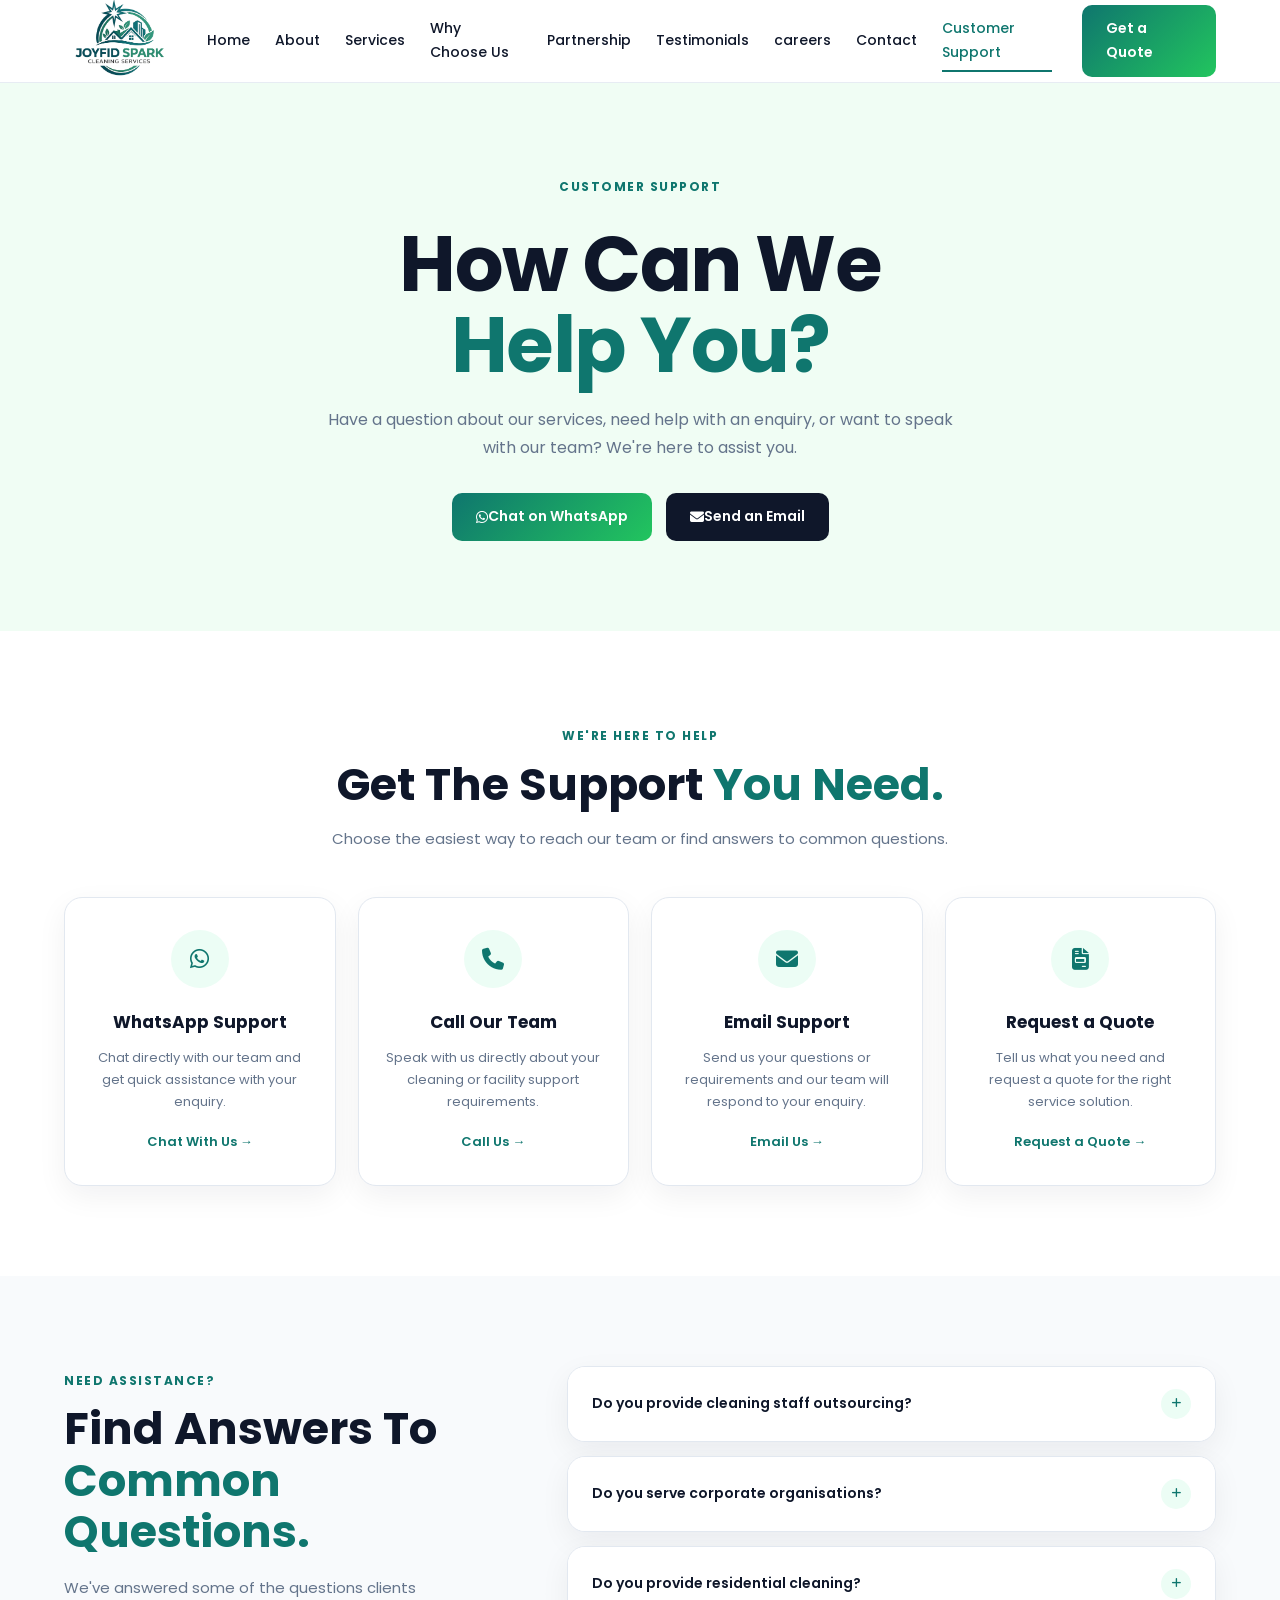
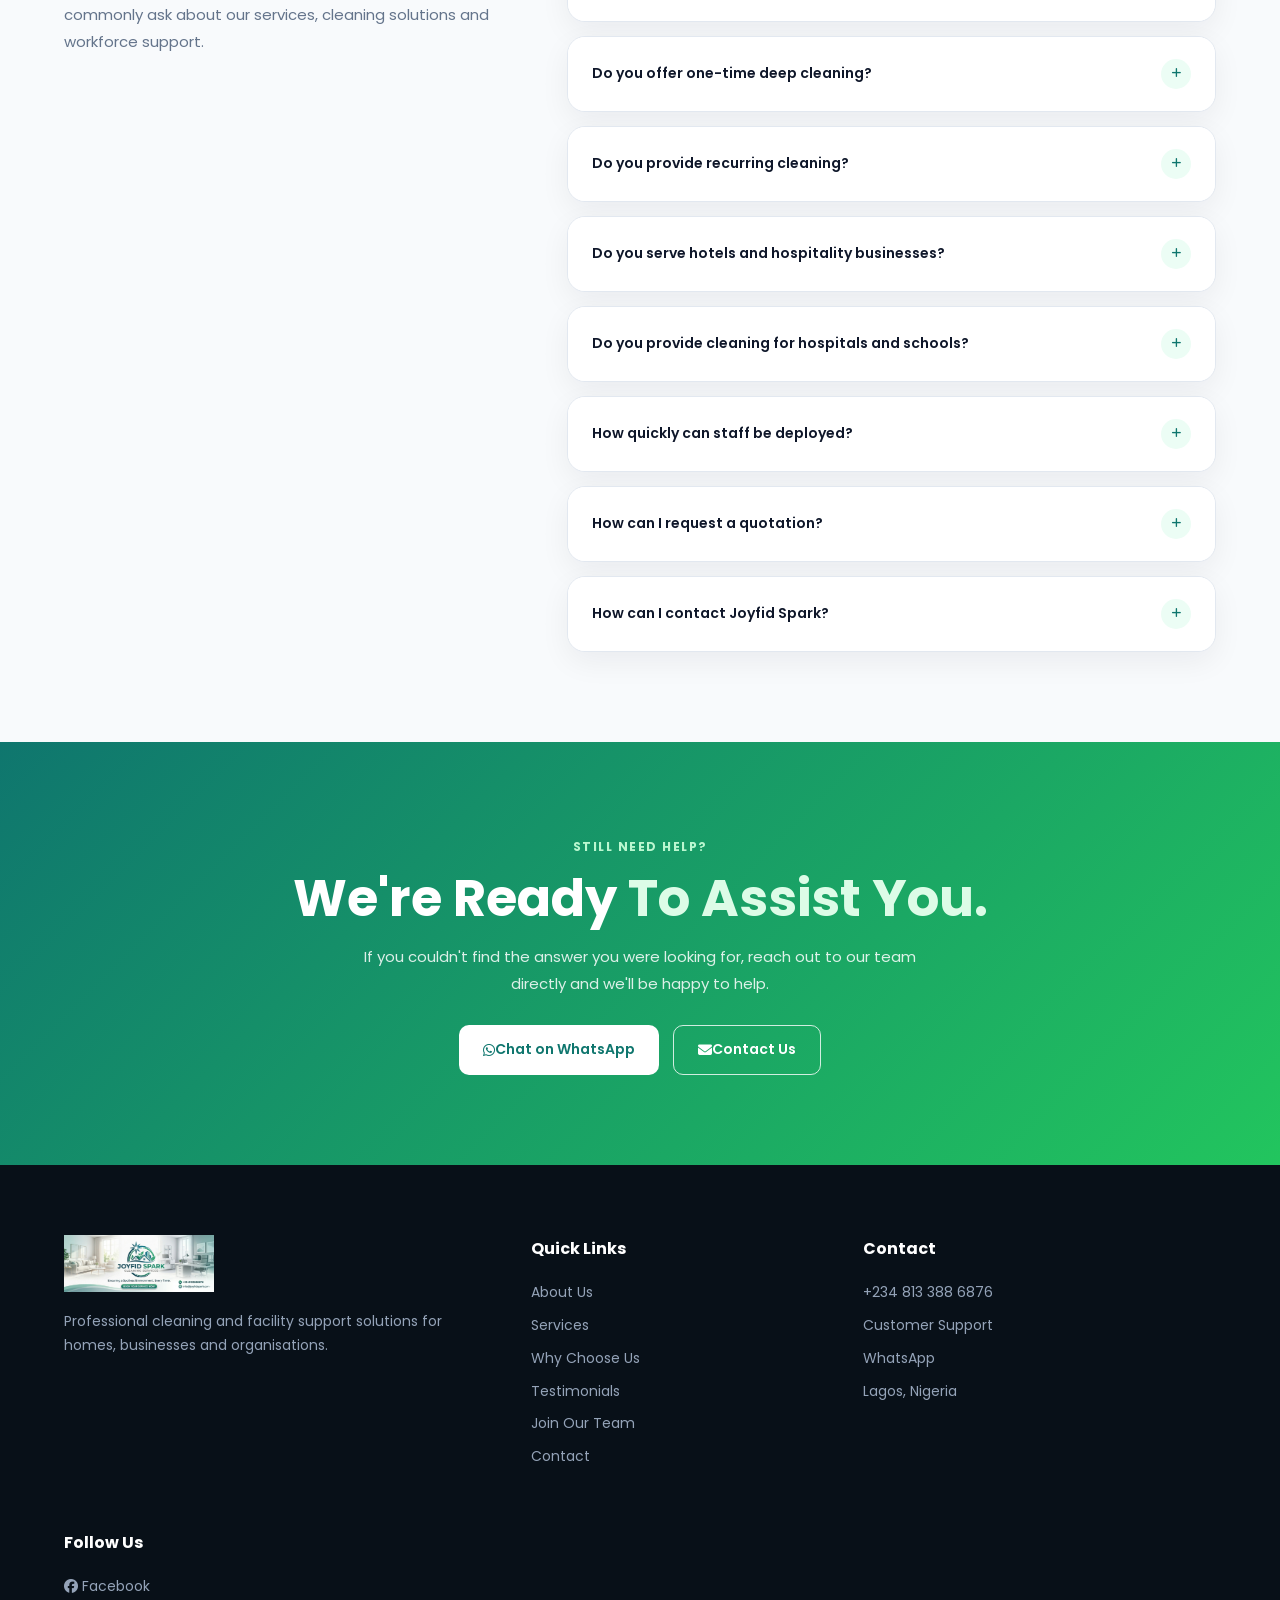
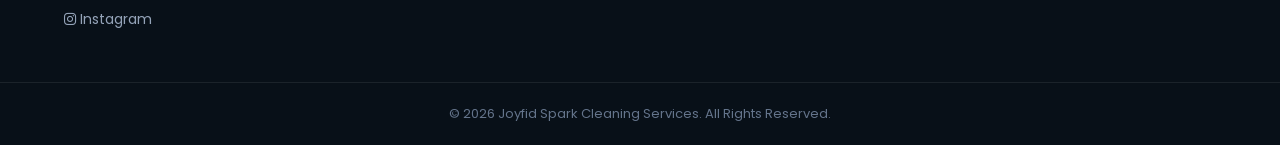
<file: JoyfidSpark/customer-support.html>
<!DOCTYPE html><html lang="en"><head><meta charset="UTF-8">

<meta
    name="viewport"
    content="width=device-width, initial-scale=1.0"
>

<meta
    name="description"
    content="Get help and support from Joyfid Spark Cleaning Services."
>

<title>Customer Support | Joyfid Spark Cleaning Services</title>

<link
    rel="preconnect"
    href="https://fonts.googleapis.com"
>

<link
    rel="preconnect"
    href="https://fonts.googleapis.com"
    crossorigin
>

<link
    href="https://fonts.googleapis.com/css2?family=Poppins:wght@400;500;600;700;800&display=swap"
    rel="stylesheet"
>

<link
    rel="stylesheet"
    href="https://cdnjs.cloudflare.com/ajax/libs/font-awesome/6.5.2/css/all.min.css"
>

<link rel="stylesheet" href="css/style.css">
<link rel="stylesheet" href="customer-support.css">

</head><body><header class="site-header">

    <div class="container navbar">

        <a href="index.html" class="logo">

            <img
                src="images/logo.png"
                alt="Joyfid Spark Cleaning Services"
            >

        </a>


        <nav class="nav-links">

            <button
                class="sidebar-close"
                aria-label="Close navigation"
            >
                &times;
            </button>


            <a href="index.html">

                <i class="fa-solid fa-house"></i>

                <span>
                    Home
                </span>

            </a>


            <a href="about.html">

                <i class="fa-solid fa-circle-info"></i>

                <span>
                    About
                </span>

            </a>


            <a href="services.html">

                <i class="fa-solid fa-broom"></i>

                <span>
                    Services
                </span>

            </a>


            <a href="why-choose-us.html">

                <i class="fa-solid fa-star"></i>

                <span>
                    Why Choose Us
                </span>

            </a>


            <a href="partnership.html">

                <i class="fa-solid fa-handshake"></i>

                <span>
                    Partnership
                </span>

            </a>


            <a href="testimonial.html">

                <i class="fa-solid fa-comment"></i>

                <span>
                    Testimonials
                </span>

            </a>


            <a href="join-our-team.html">

                <i class="fa-solid fa-users"></i>

                <span>
                    careers
                </span>

            </a>


            <a href="contact.html">

                <i class="fa-solid fa-envelope"></i>

                <span>
                    Contact
                </span>

            </a>


            <a
                href="customer-support.html"
                class="active"
            >

                <i class="fa-solid fa-headset"></i>

                <span>
                    Customer Support
                </span>

            </a>

        </nav>


        <a
            href="contact.html"
            class="btn btn-primary nav-cta"
        >
            Get a Quote
        </a>


        <button
            class="menu-toggle"
            aria-label="Open navigation"
            aria-expanded="false"
        >

            <span></span>
            <span></span>
            <span></span>

        </button>

    </div>

</header>


<main>


    <section class="support-intro">

        <div class="container support-intro-content">

            <span class="eyebrow">
                CUSTOMER SUPPORT
            </span>


            <h1>
                How Can We
                <span>Help You?</span>
            </h1>


            <p>
                Have a question about our services, need help with
                an enquiry, or want to speak with our team? We're
                here to assist you.
            </p>


            <div class="support-intro-buttons">

                <a
                    href="https://wa.me/2348133886876"
                    class="btn btn-primary"
                    target="_blank"
                    rel="noopener"
                >

                    <i class="fa-brands fa-whatsapp"></i>

                    Chat on WhatsApp

                </a>


                <a
                    href="mailto:joyfidsparkcleaningservices@outlook.com"
                    class="btn btn-dark"
                >

                    <i class="fa-solid fa-envelope"></i>

                    Send an Email

                </a>

            </div>

        </div>

    </section>


    <section class="support-options section">

        <div class="container">


            <div class="section-header">

                <span class="eyebrow">
                    WE'RE HERE TO HELP
                </span>


                <h2>
                    Get The Support
                    <span>You Need.</span>
                </h2>


                <p>
                    Choose the easiest way to reach our team or
                    find answers to common questions.
                </p>

            </div>


            <div class="support-options-grid">


                <a
                    href="https://wa.me/2348133886876"
                    class="support-option-card"
                    target="_blank"
                    rel="noopener"
                >

                    <div class="support-option-icon">

                        <i class="fa-brands fa-whatsapp"></i>

                    </div>


                    <h3>
                        WhatsApp Support
                    </h3>


                    <p>
                        Chat directly with our team and get quick
                        assistance with your enquiry.
                    </p>


                    <span class="support-option-link">
                        Chat With Us →
                    </span>

                </a>


                <a
                    href="tel:+2348133886876"
                    class="support-option-card"
                >

                    <div class="support-option-icon">

                        <i class="fa-solid fa-phone"></i>

                    </div>


                    <h3>
                        Call Our Team
                    </h3>


                    <p>
                        Speak with us directly about your cleaning
                        or facility support requirements.
                    </p>


                    <span class="support-option-link">
                        Call Us →
                    </span>

                </a>


                <a
                    href="mailto:joyfidsparkcleaningservices@outlook.com"
                    class="support-option-card"
                >

                    <div class="support-option-icon">

                        <i class="fa-solid fa-envelope"></i>

                    </div>


                    <h3>
                        Email Support
                    </h3>


                    <p>
                        Send us your questions or requirements and
                        our team will respond to your enquiry.
                    </p>


                    <span class="support-option-link">
                        Email Us →
                    </span>

                </a>


                <a
                    href="contact.html"
                    class="support-option-card"
                >

                    <div class="support-option-icon">

                        <i class="fa-solid fa-file-invoice"></i>

                    </div>


                    <h3>
                        Request a Quote
                    </h3>


                    <p>
                        Tell us what you need and request a quote
                        for the right service solution.
                    </p>


                    <span class="support-option-link">
                        Request a Quote →
                    </span>

                </a>


            </div>

        </div>

    </section>


    <section class="support-help section section-light">

        <div class="container support-help-grid">


            <div class="support-help-content">

                <span class="eyebrow">
                    NEED ASSISTANCE?
                </span>


                <h2>
                    Find Answers To
                    <span>Common Questions.</span>
                </h2>


                <p>
                    We've answered some of the questions clients
                    commonly ask about our services, cleaning
                    solutions and workforce support.
                </p>

            </div>


            <div class="faq-preview">


                <div class="faq-item">

                    <button
                        class="faq-question"
                        type="button"
                    >

                        <span>
                            Do you provide cleaning staff outsourcing?
                        </span>

                        <i class="fa-solid fa-plus"></i>

                    </button>


                    <div class="faq-answer">

                        <p>
                            Yes. We can support organisations with
                            vetted cleaning personnel, onboarding,
                            deployment and ongoing supervision based
                            on the agreed engagement.
                        </p>

                    </div>

                </div>


                <div class="faq-item">

                    <button
                        class="faq-question"
                        type="button"
                    >

                        <span>
                            Do you serve corporate organisations?
                        </span>

                        <i class="fa-solid fa-plus"></i>

                    </button>


                    <div class="faq-answer">

                        <p>
                            Yes. Our services are suitable for offices,
                            banks, hotels, schools, healthcare facilities,
                            estates, malls, government institutions,
                            retailers and property managers.
                        </p>

                    </div>

                </div>


                <div class="faq-item">

                    <button
                        class="faq-question"
                        type="button"
                    >

                        <span>
                            Do you provide residential cleaning?
                        </span>

                        <i class="fa-solid fa-plus"></i>

                    </button>


                    <div class="faq-answer">

                        <p>
                            Yes. We serve apartments, private homes,
                            estates and managed residential properties
                            with one-time or recurring cleaning plans.
                        </p>

                    </div>

                </div>


                <div class="faq-item">

                    <button
                        class="faq-question"
                        type="button"
                    >

                        <span>
                            Do you offer one-time deep cleaning?
                        </span>

                        <i class="fa-solid fa-plus"></i>

                    </button>


                    <div class="faq-answer">

                        <p>
                            Yes. One-time deep cleaning can be arranged
                            after we understand the property, condition,
                            access and required scope.
                        </p>

                    </div>

                </div>


                <div class="faq-item">

                    <button
                        class="faq-question"
                        type="button"
                    >

                        <span>
                            Do you provide recurring cleaning?
                        </span>

                        <i class="fa-solid fa-plus"></i>

                    </button>


                    <div class="faq-answer">

                        <p>
                            Yes. Depending on your needs, service can be
                            planned daily, weekly, monthly or on a custom
                            schedule.
                        </p>

                    </div>

                </div>


                <div class="faq-item">

                    <button
                        class="faq-question"
                        type="button"
                    >

                        <span>
                            Do you serve hotels and hospitality businesses?
                        </span>

                        <i class="fa-solid fa-plus"></i>

                    </button>


                    <div class="faq-answer">

                        <p>
                            Yes. We provide hospitality-focused cleaning
                            and staff support for hotels, guest houses,
                            event venues and short-let operations.
                        </p>

                    </div>

                </div>


                <div class="faq-item">

                    <button
                        class="faq-question"
                        type="button"
                    >

                        <span>
                            Do you provide cleaning for hospitals and schools?
                        </span>

                        <i class="fa-solid fa-plus"></i>

                    </button>


                    <div class="faq-answer">

                        <p>
                            Yes. We provide carefully managed environmental
                            cleaning support for educational and healthcare
                            environments, aligned with site-specific
                            requirements.
                        </p>

                    </div>

                </div>
                
                <div class="faq-item">                    <button
                        class="faq-question"
                        type="button"
                    >

                        <span>
                            How quickly can staff be deployed?
                        </span>

                        <i class="fa-solid fa-plus"></i>

                    </button>


                    <div class="faq-answer">

                        <p>
                            Deployment timing depends on team size,
                            location, screening, site requirements and
                            contract agreement. Contact us with your
                            required start date for a practical timeline.
                        </p>

                    </div>

                </div>


                <div class="faq-item">

                    <button
                        class="faq-question"
                        type="button"
                    >

                        <span>
                            How can I request a quotation?
                        </span>

                        <i class="fa-solid fa-plus"></i>

                    </button>


                    <div class="faq-answer">

                        <p>
                            Use the Request a Quote page, call us, email
                            us or contact us through WhatsApp. We may
                            recommend a site assessment before finalising
                            your quotation.
                        </p>

                    </div>

                </div>


                <div class="faq-item">

                    <button
                        class="faq-question"
                        type="button"
                    >

                        <span>
                            How can I contact Joyfid Spark?
                        </span>

                        <i class="fa-solid fa-plus"></i>

                    </button>


                    <div class="faq-answer">

                        <p>
                            Call +234 813 388 6876, email
                            joyfidsparkcleaningservices@outlook.com,
                            use the support panel or visit the Contact
                            page.
                        </p>

                    </div>

                </div>


            </div>

        </div>

    </section>


    <section class="support-cta">

        <div class="container support-cta-content">

            <span class="eyebrow">
                STILL NEED HELP?
            </span>


            <h2>
                We're Ready
                <span>To Assist You.</span>
            </h2>


            <p>
                If you couldn't find the answer you were looking for,
                reach out to our team directly and we'll be happy to
                help.
            </p>


            <div class="support-cta-buttons">

                <a
                    href="https://wa.me/2348133886876"
                    class="btn btn-white"
                    target="_blank"
                    rel="noopener"
                >

                    <i class="fa-brands fa-whatsapp"></i>

                    Chat on WhatsApp

                </a>


                <a
                    href="contact.html"
                    class="btn btn-outline"
                >

                    <i class="fa-solid fa-envelope"></i>

                    Contact Us

                </a>

            </div>

        </div>

    </section>

</main>


<footer class="site-footer">

    <div class="container footer-grid">


        <div class="footer-brand">

            <img
                src="images/logo.jpg"
                alt="Joyfid Spark Cleaning Services"
            >


            <p>
                Professional cleaning and facility support solutions
                for homes, businesses and organisations.
            </p>

        </div>


        <div class="footer-column">

            <h3>
                Quick Links
            </h3>


            <a href="about.html">
                About Us
            </a>


            <a href="services.html">
                Services
            </a>


            <a href="why-choose-us.html">
                Why Choose Us
            </a>


            <a href="testimonial.html">
                Testimonials
            </a>


            <a href="join-our-team.html">
                Join Our Team
            </a>


            <a href="contact.html">
                Contact
            </a>

        </div>


        <div class="footer-column">

            <h3>
                Contact
            </h3>


            <a href="tel:+2348133886876">
                +234 813 388 6876
            </a>


            <a
                href="mailto:joyfidsparkcleaningservices@outlook.com"
            >
                Customer Support
            </a>


            <a
                href="https://wa.me/2348133886876"
                target="_blank"
                rel="noopener"
            >
                WhatsApp
            </a>


            <span>
                Lagos, Nigeria
            </span>

        </div>
        
                    <div class="footer-column">

                <h3>
                    Follow Us
                </h3>


                <a
                    href="https://www.facebook.com/JoyfidSpark"
                    target="_blank"
                    rel="noopener"
                >
                    <i class="fa-brands fa-facebook"></i>
                    Facebook
                </a>


                <a
                    href="https://www.instagram.com/joyfidspark"
                    target="_blank"
                    rel="noopener"
                >
                    <i class="fa-brands fa-instagram"></i>
                    Instagram
                </a>

            </div>


    </div>
    
    


    <div class="footer-bottom">

        <div class="container">

            <p>
                © 2026 Joyfid Spark Cleaning Services.
                All Rights Reserved.
            </p>

        </div>

    </div>

</footer>


<script src="main.js"></script>
<script src="customer-support.js"></script>

</body>
</html>
</file>
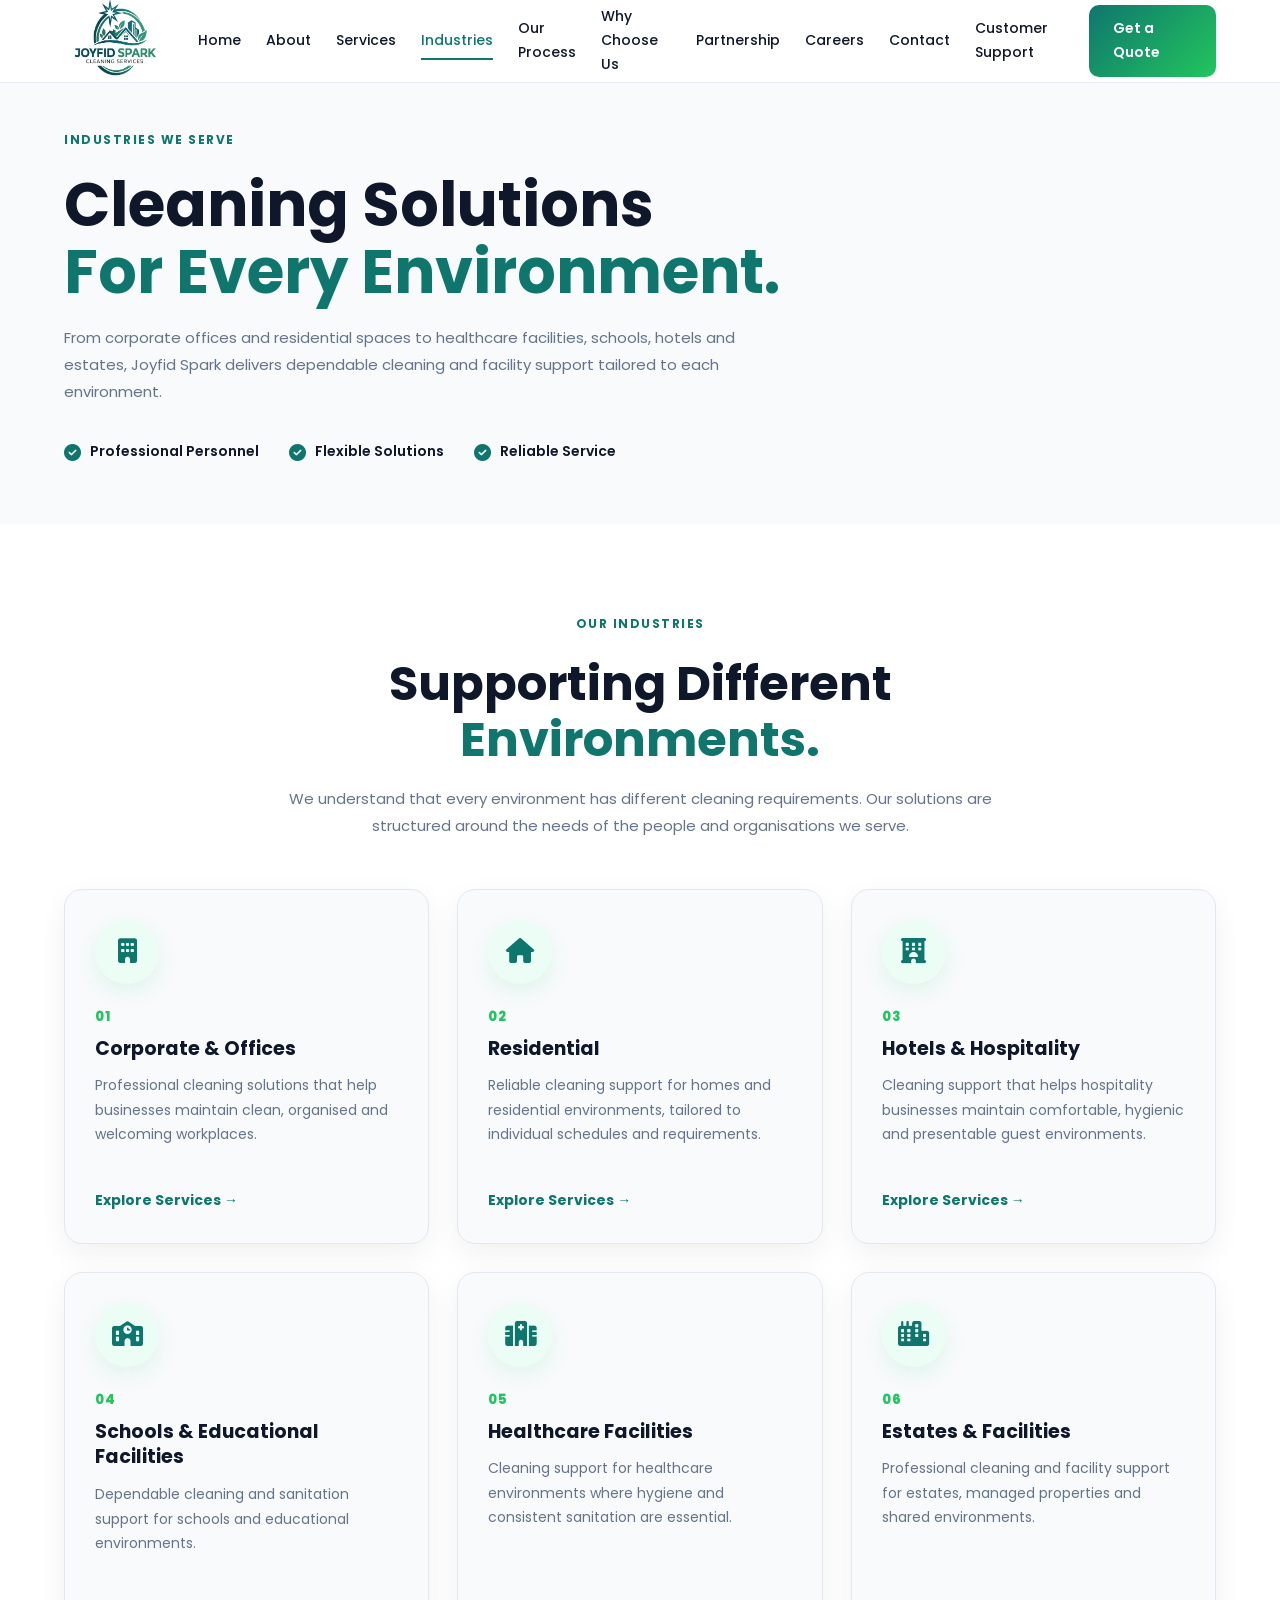
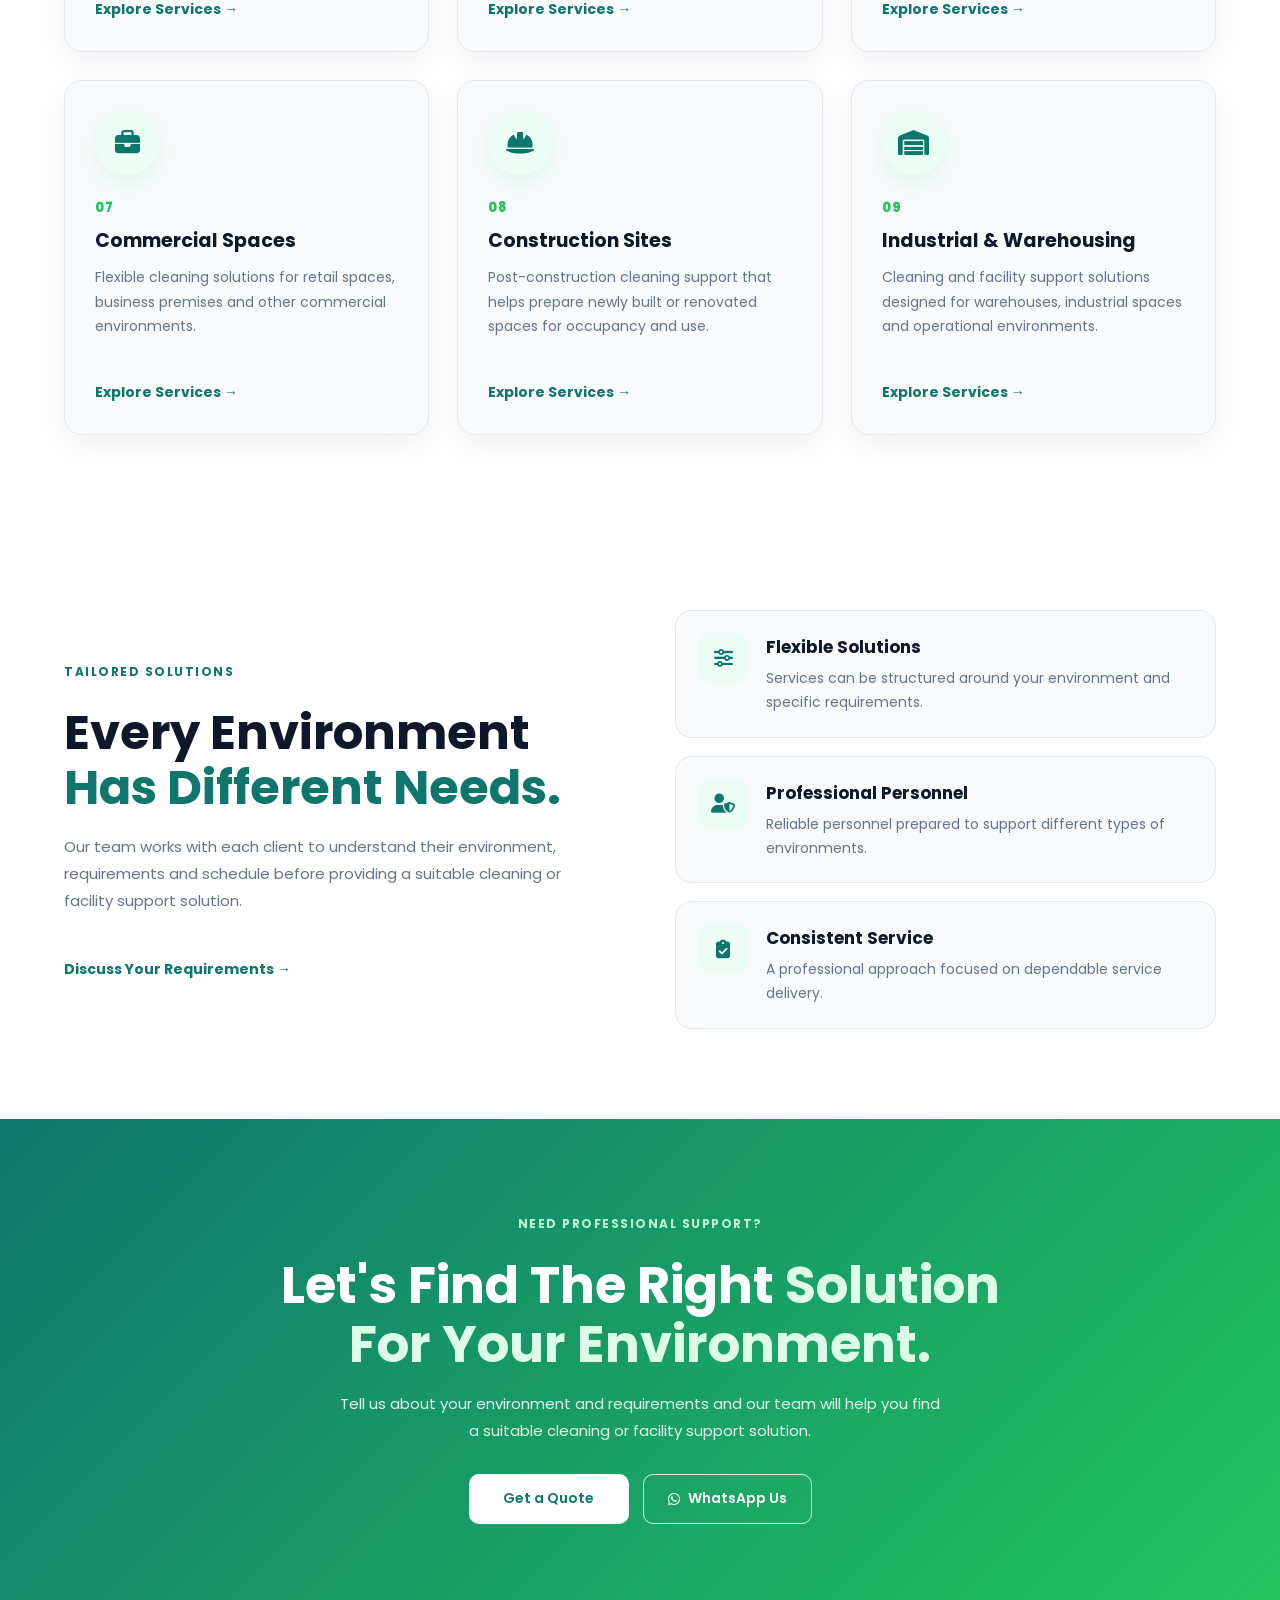
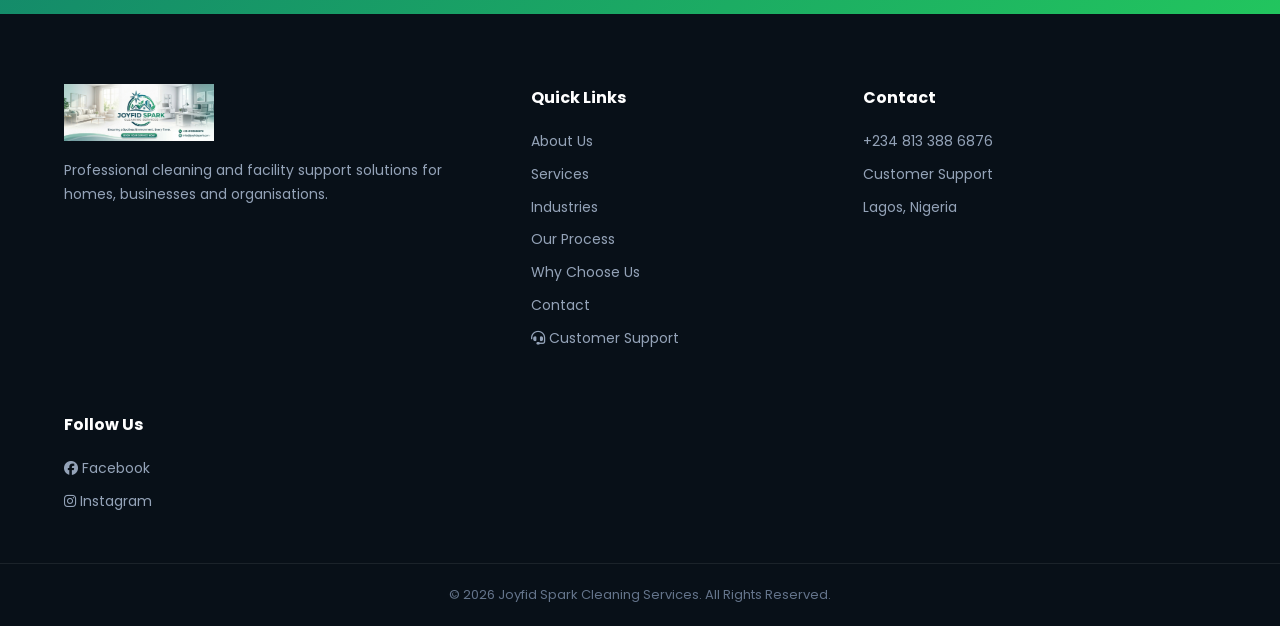
<file: JoyfidSpark/industries.html>
<!DOCTYPE html>
<html lang="en">

<head>

    <meta charset="UTF-8">

    <meta
        name="viewport"
        content="width=device-width, initial-scale=1.0"
    >

    <meta
        name="description"
        content="Joyfid Spark provides professional cleaning and facility support solutions for businesses, homes, institutions, hospitality environments and more."
    >

    <title>Industries | Joyfid Spark Cleaning Services</title>

    <link rel="preconnect" href="https://fonts.googleapis.com">
    <link rel="preconnect" href="https://fonts.gstatic.com" crossorigin>

    <link
        href="https://fonts.googleapis.com/css2?family=Poppins:wght@400;500;600;700;800&display=swap"
        rel="stylesheet"
    >

    <link
        rel="stylesheet"
        href="https://cdnjs.cloudflare.com/ajax/libs/font-awesome/6.5.2/css/all.min.css"
    >

    <link rel="stylesheet" href="css/style.css">
    <link rel="stylesheet" href="industries.css">

</head>


<body>


    <header class="site-header">

        <div class="container navbar">

            <a href="index.html" class="logo">

                <img
                    src="images/logo.png"
                    alt="Joyfid Spark Cleaning Services"
                >

            </a>


            <nav class="nav-links">

                <button
                    class="sidebar-close"
                    aria-label="Close navigation"
                >
                    &times;
                </button>


                <a href="index.html">
                    <i class="fa-solid fa-house"></i>
                    <span>Home</span>
                </a>


                <a href="about.html">
                    <i class="fa-solid fa-circle-info"></i>
                    <span>About</span>
                </a>


                <a href="services.html">
                    <i class="fa-solid fa-broom"></i>
                    <span>Services</span>
                </a>


                <a href="industries.html" class="active">
                    <i class="fa-solid fa-industry"></i>
                    <span>Industries</span>
                </a>


                <a href="our-process.html">
                    <i class="fa-solid fa-list-check"></i>
                    <span>Our Process</span>
                </a>


                <a href="why-choose-us.html">
                    <i class="fa-solid fa-star"></i>
                    <span>Why Choose Us</span>
                </a>


                <a href="partnership.html">
                    <i class="fa-solid fa-handshake"></i>
                    <span>Partnership</span>
                </a>


                <a href="join-our-team.html">
                    <i class="fa-solid fa-users"></i>
                    <span>Careers</span>
                </a>


                <a href="contact.html">
                    <i class="fa-solid fa-envelope"></i>
                    <span>Contact</span>
                </a>


                <a href="customer-support.html">
                    <i class="fa-solid fa-headset"></i>
                    <span>Customer Support</span>
                </a>

            </nav>


            <a
                href="contact.html"
                class="btn btn-primary nav-cta"
            >
                Get a Quote
            </a>


            <button
                class="menu-toggle"
                aria-label="Open navigation"
                aria-expanded="false"
            >
                <span></span>
                <span></span>
                <span></span>
            </button>

        </div>

    </header>


    <main>


        <section class="industries-hero">

            <div class="container">

                <div class="industries-hero-content">

                    <span class="eyebrow">
                        INDUSTRIES WE SERVE
                    </span>


                    <h1>
                        Cleaning Solutions
                        <span>For Every Environment.</span>
                    </h1>


                    <p>
                        From corporate offices and residential spaces to
                        healthcare facilities, schools, hotels and estates,
                        Joyfid Spark delivers dependable cleaning and facility
                        support tailored to each environment.
                    </p>

                </div>


                <div class="industries-highlights">

                    <div class="highlight-item">

                        <i class="fa-solid fa-circle-check"></i>

                        <span>
                            Professional Personnel
                        </span>

                    </div>


                    <div class="highlight-item">

                        <i class="fa-solid fa-circle-check"></i>

                        <span>
                            Flexible Solutions
                        </span>

                    </div>


                    <div class="highlight-item">

                        <i class="fa-solid fa-circle-check"></i>

                        <span>
                            Reliable Service
                        </span>

                    </div>

                </div>

            </div>

        </section>


        <section class="industries-section">

            <div class="container">

                <div class="section-header">

                    <span class="eyebrow">
                        OUR INDUSTRIES
                    </span>


                    <h2>
                        Supporting Different
                        <span>Environments.</span>
                    </h2>


                    <p>
                        We understand that every environment has different
                        cleaning requirements. Our solutions are structured
                        around the needs of the people and organisations we
                        serve.
                    </p>

                </div>


                <div class="industries-grid">


                    <article class="industry-card">

                        <div class="industry-icon">

                            <i class="fa-solid fa-building"></i>

                        </div>


                        <span class="industry-number">
                            01
                        </span>


                        <h3>
                            Corporate & Offices
                        </h3>


                        <p>
                            Professional cleaning solutions that help
                            businesses maintain clean, organised and
                            welcoming workplaces.
                        </p>


                        <a
                            href="services.html"
                            class="text-link"
                        >
                            Explore Services →
                        </a>

                    </article>


                    <article class="industry-card">

                        <div class="industry-icon">

                            <i class="fa-solid fa-house"></i>

                        </div>


                        <span class="industry-number">
                            02
                        </span>


                        <h3>
                            Residential
                        </h3>


                        <p>
                            Reliable cleaning support for homes and residential
                            environments, tailored to individual schedules and
                            requirements.
                        </p>


                        <a
                            href="services.html"
                            class="text-link"
                        >
                            Explore Services →
                        </a>

                    </article>


                    <article class="industry-card">

                        <div class="industry-icon">

                            <i class="fa-solid fa-hotel"></i>

                        </div>


                        <span class="industry-number">
                            03
                        </span>


                        <h3>
                            Hotels & Hospitality
                        </h3>


                        <p>
                            Cleaning support that helps hospitality businesses
                            maintain comfortable, hygienic and presentable
                            guest environments.
                        </p>


                        <a
                            href="services.html"
                            class="text-link"
                        >
                            Explore Services →
                        </a>

                    </article>


                    <article class="industry-card">

                        <div class="industry-icon">

                            <i class="fa-solid fa-school"></i>

                        </div>


                        <span class="industry-number">
                            04
                        </span>


                        <h3>
                            Schools & Educational Facilities
                        </h3>


                        <p>
                            Dependable cleaning and sanitation support for
                            schools and educational environments.
                        </p>


                        <a
                            href="services.html"
                            class="text-link"
                        >
                            Explore Services →
                        </a>

                    </article>


                    <article class="industry-card">

                        <div class="industry-icon">

                            <i class="fa-solid fa-hospital"></i>

                        </div>


                        <span class="industry-number">
                            05
                        </span>


                        <h3>
                            Healthcare Facilities
                        </h3>


                        <p>
                            Cleaning support for healthcare environments where
                            hygiene and consistent sanitation are essential.
                        </p>


                        <a
                            href="services.html"
                            class="text-link"
                        >
                            Explore Services →
                        </a>

                    </article>


                    <article class="industry-card">

                        <div class="industry-icon">

                            <i class="fa-solid fa-city"></i>

                        </div>


                        <span class="industry-number">
                            06
                        </span>


                        <h3>
                            Estates & Facilities
                        </h3>


                        <p>
                            Professional cleaning and facility support for
                            estates, managed properties and shared environments.
                        </p>


                        <a
                            href="services.html"
                            class="text-link"
                        >
                            Explore Services →
                        </a>

                    </article>
                    
                                        <article class="industry-card">

                        <div class="industry-icon">

                            <i class="fa-solid fa-briefcase"></i>

                        </div>


                        <span class="industry-number">
                            07
                        </span>


                        <h3>
                            Commercial Spaces
                        </h3>


                        <p>
                            Flexible cleaning solutions for retail spaces,
                            business premises and other commercial
                            environments.
                        </p>


                        <a
                            href="services.html"
                            class="text-link"
                        >
                            Explore Services →
                        </a>

                    </article>


                    <article class="industry-card">

                        <div class="industry-icon">

                            <i class="fa-solid fa-helmet-safety"></i>

                        </div>


                        <span class="industry-number">
                            08
                        </span>


                        <h3>
                            Construction Sites
                        </h3>


                        <p>
                            Post-construction cleaning support that helps
                            prepare newly built or renovated spaces for
                            occupancy and use.
                        </p>


                        <a
                            href="services.html"
                            class="text-link"
                        >
                            Explore Services →
                        </a>

                    </article>


                    <article class="industry-card">

                        <div class="industry-icon">

                            <i class="fa-solid fa-warehouse"></i>

                        </div>


                        <span class="industry-number">
                            09
                        </span>


                        <h3>
                            Industrial & Warehousing
                        </h3>


                        <p>
                            Cleaning and facility support solutions designed
                            for warehouses, industrial spaces and operational
                            environments.
                        </p>


                        <a
                            href="services.html"
                            class="text-link"
                        >
                            Explore Services →
                        </a>

                    </article>


                </div>

            </div>

        </section>


        <section class="industries-support section">

            <div class="container industries-support-grid">

                <div class="industries-support-content">

                    <span class="eyebrow">
                        TAILORED SOLUTIONS
                    </span>


                    <h2>
                        Every Environment
                        <span>Has Different Needs.</span>
                    </h2>


                    <p>
                        Our team works with each client to understand their
                        environment, requirements and schedule before
                        providing a suitable cleaning or facility support
                        solution.
                    </p>


                    <a
                        href="contact.html"
                        class="text-link"
                    >
                        Discuss Your Requirements →
                    </a>

                </div>


                <div class="industries-support-list">

                    <div class="support-item">

                        <div class="support-icon">

                            <i class="fa-solid fa-sliders"></i>

                        </div>


                        <div>

                            <h3>
                                Flexible Solutions
                            </h3>


                            <p>
                                Services can be structured around your
                                environment and specific requirements.
                            </p>

                        </div>

                    </div>


                    <div class="support-item">

                        <div class="support-icon">

                            <i class="fa-solid fa-user-shield"></i>

                        </div>


                        <div>

                            <h3>
                                Professional Personnel
                            </h3>


                            <p>
                                Reliable personnel prepared to support
                                different types of environments.
                            </p>

                        </div>

                    </div>


                    <div class="support-item">

                        <div class="support-icon">

                            <i class="fa-solid fa-clipboard-check"></i>

                        </div>


                        <div>

                            <h3>
                                Consistent Service
                            </h3>


                            <p>
                                A professional approach focused on dependable
                                service delivery.
                            </p>

                        </div>

                    </div>

                </div>

            </div>

        </section>


        <section class="industries-cta">

            <div class="container industries-cta-content">

                <span class="eyebrow">
                    NEED PROFESSIONAL SUPPORT?
                </span>


                <h2>
                    Let's Find The Right
                    <span>Solution For Your Environment.</span>
                </h2>


                <p>
                    Tell us about your environment and requirements and our
                    team will help you find a suitable cleaning or facility
                    support solution.
                </p>


                <div class="cta-buttons">

                    <a
                        href="contact.html"
                        class="btn btn-white"
                    >
                        Get a Quote
                    </a>


                    <a
                        href="https://wa.me/2348133886876?text=Hello%20Joyfid%20Spark%2C%20I%20would%20like%20to%20discuss%20cleaning%20services%20for%20my%20environment."
                        class="btn btn-outline"
                        target="_blank"
                        rel="noopener"
                    >
                        <i class="fa-brands fa-whatsapp"></i>
                        WhatsApp Us
                    </a>

                </div>

            </div>

        </section>

    </main>


    <footer class="site-footer">

        <div class="container footer-grid">

            <div class="footer-brand">

                <img
                    src="images/logo.jpg"
                    alt="Joyfid Spark Cleaning Services"
                >


                <p>
                    Professional cleaning and facility support solutions
                    for homes, businesses and organisations.
                </p>

            </div>


            <div class="footer-column">

                <h3>
                    Quick Links
                </h3>


                <a href="about.html">
                    About Us
                </a>


                <a href="services.html">
                    Services
                </a>


                <a href="industries.html">
                    Industries
                </a>


                <a href="our-process.html">
                    Our Process
                </a>


                <a href="why-choose-us.html">
                    Why Choose Us
                </a>


                <a href="contact.html">
                    Contact
                </a>
                
                     <a href="customer-support.html">
                    <i class="fa-solid fa-headset"></i>
                    <span>Customer Support</span>
                </a>

            </div>


            <div class="footer-column">

                <h3>
                    Contact
                </h3>


                <a href="tel:+2348133886876">
                    +234 813 388 6876
                </a>


                <a href="mailto:joyfidsparkcleaningservices@outlook.com">
                    Customer Support
                </a>


                <span>
                    Lagos, Nigeria
                </span>

            </div>


            <div class="footer-column">

                <h3>
                    Follow Us
                </h3>


                <a
                    href="https://www.facebook.com/JoyfidSpark"
                    target="_blank"
                    rel="noopener"
                >
                    <i class="fa-brands fa-facebook"></i>
                    Facebook
                </a>


                <a
                    href="https://www.instagram.com/joyfidspark"
                    target="_blank"
                    rel="noopener"
                >
                    <i class="fa-brands fa-instagram"></i>
                    Instagram
                </a>

            </div>

        </div>


        <div class="footer-bottom">

            <div class="container">

                <p>
                    © 2026 Joyfid Spark Cleaning Services.
                    All Rights Reserved.
                </p>

            </div>

        </div>

    </footer>


    <script src="main.js"></script>

</body>

</html>
</file>
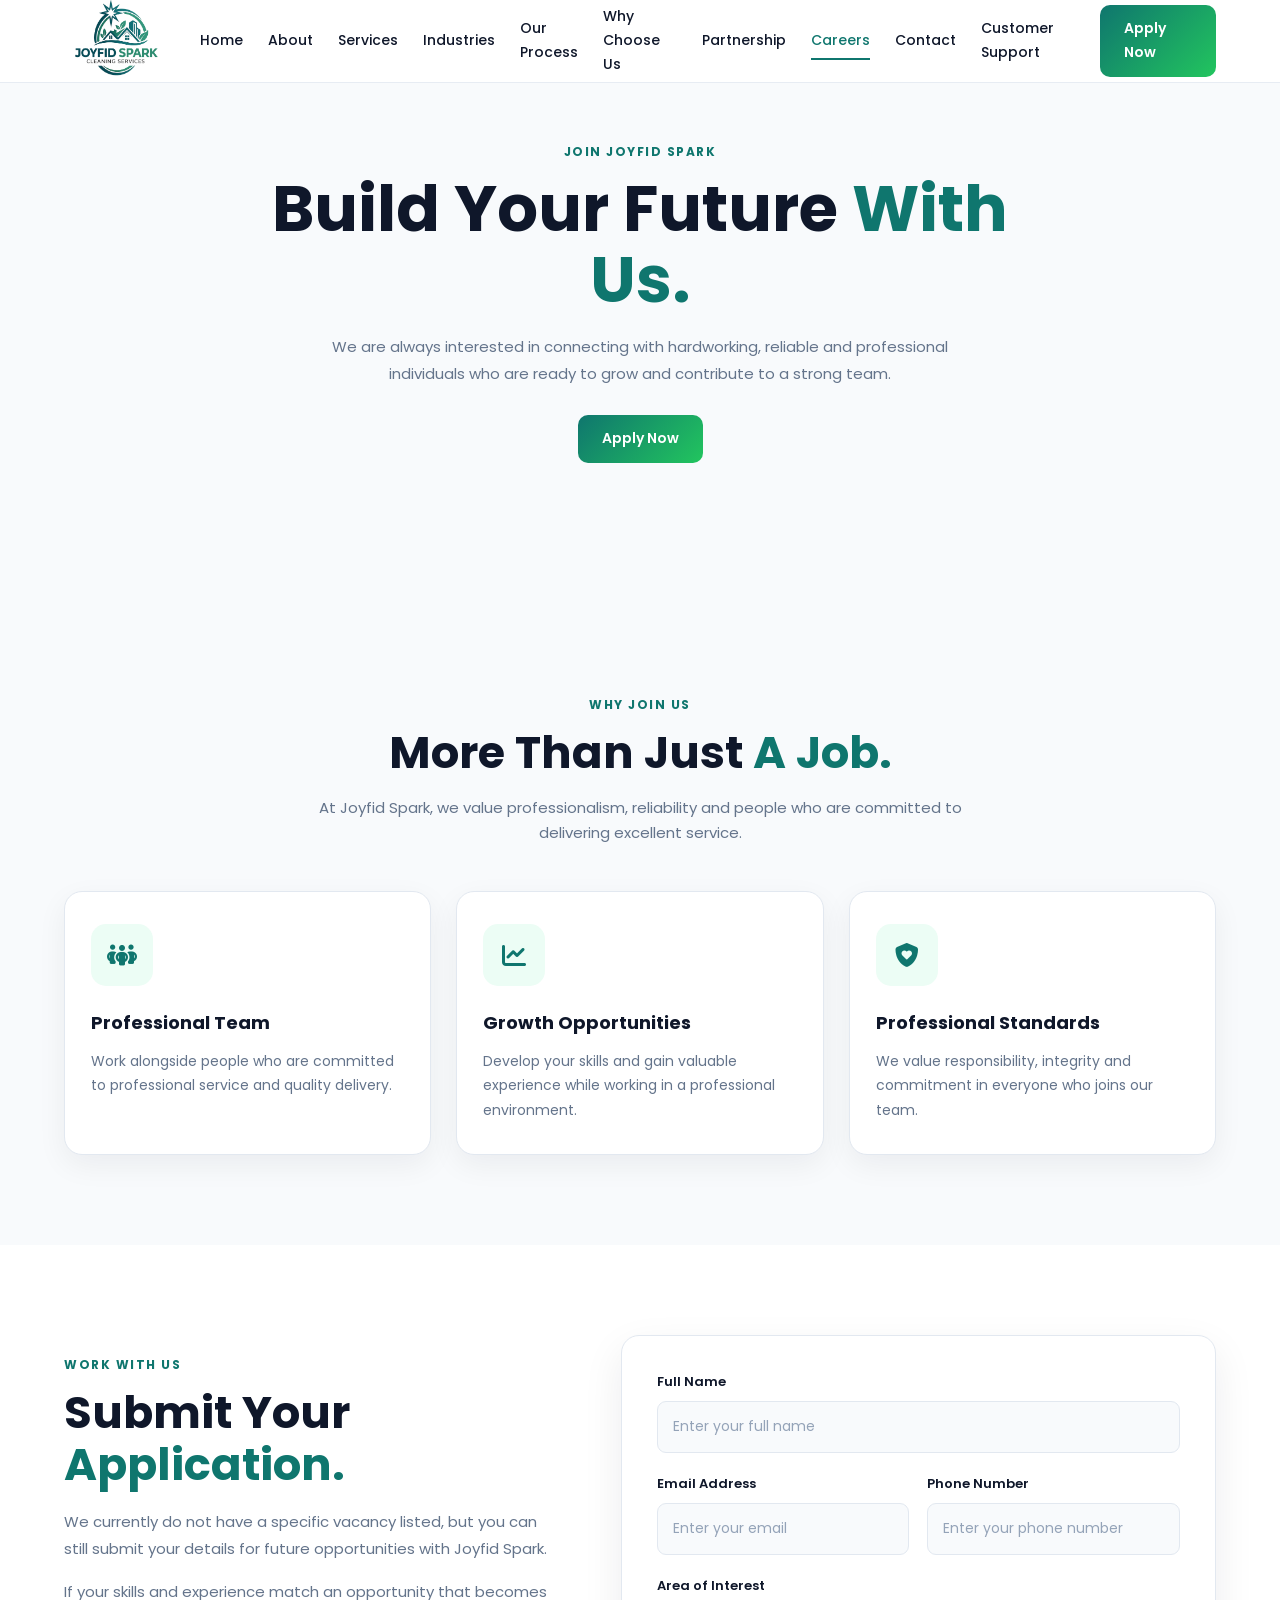
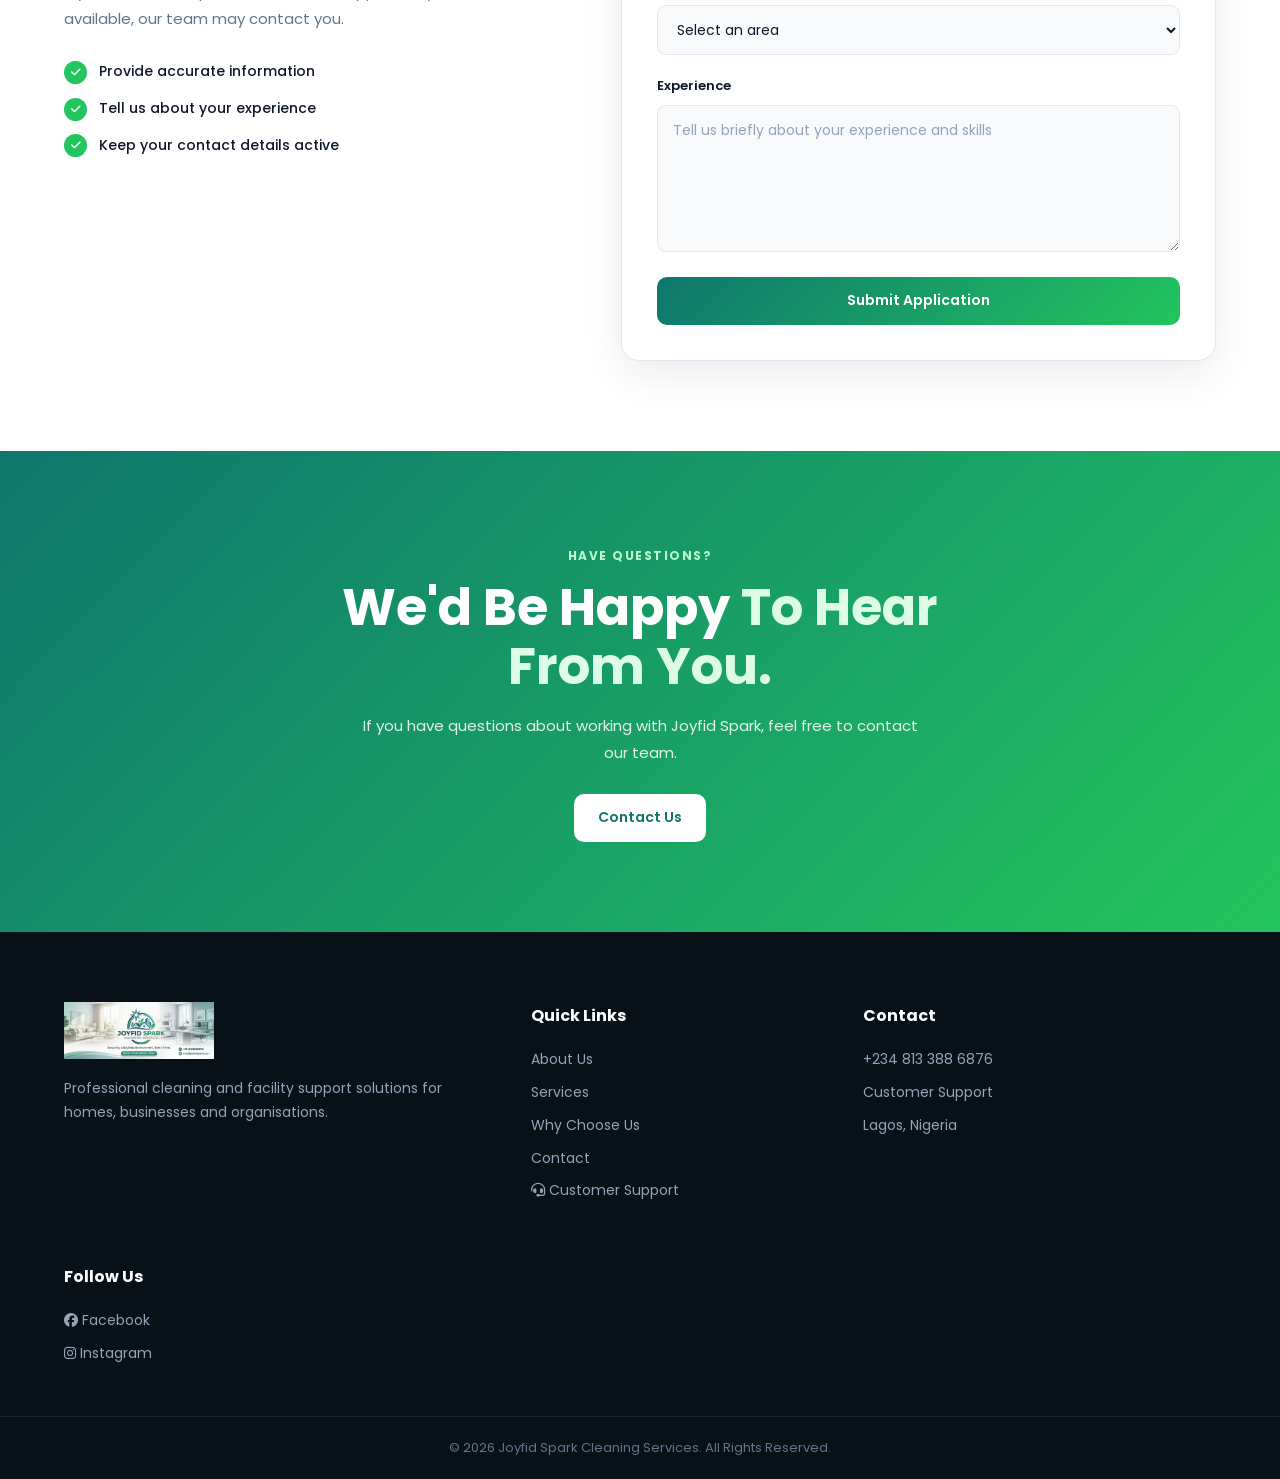
<file: JoyfidSpark/join-our-team.html>
<!DOCTYPE html>
<html lang="en">
<head>
    <meta charset="UTF-8">
    <meta name="viewport" content="width=device-width, initial-scale=1.0">

    <meta
        name="description"
        content="Join the Joyfid Spark Cleaning Services team. Submit your application and explore opportunities to work with our professional team."
    >

    <title>Join Our Team | Joyfid Spark Cleaning Services</title>

    <link rel="preconnect" href="https://fonts.googleapis.com">
    <link rel="preconnect" href="https://fonts.gstatic.com" crossorigin>

    <link
        href="https://fonts.googleapis.com/css2?family=Poppins:wght@400;500;600;700;800&display=swap"
        rel="stylesheet"
    >

    <link
        rel="stylesheet"
        href="https://cdnjs.cloudflare.com/ajax/libs/font-awesome/6.5.2/css/all.min.css"
    >

    <link rel="stylesheet" href="css/style.css">
    <link rel="stylesheet" href="join-our-team.css">
</head>

<body>

    <header class="site-header">

        <div class="container navbar">

            <a href="index.html" class="logo">
                <img
                    src="images/logo.png"
                    alt="Joyfid Spark Cleaning Services"
                >
            </a>

            <nav class="nav-links">

                <button
                    class="sidebar-close"
                    aria-label="Close navigation"
                >
                    &times;
                </button>

                <a href="index.html">
                    <i class="fa-solid fa-house"></i>
                    <span>Home</span>
                </a>

                <a href="about.html">
                    <i class="fa-solid fa-circle-info"></i>
                    <span>About</span>
                </a>

                <a href="services.html">
                    <i class="fa-solid fa-broom"></i>
                    <span>Services</span>
                </a>
                
                                                <a href="industries.html">
                    <i class="fa-solid fa-industry"></i>
                    <span>Industries</span>
                </a>
                
                                <a href="our-process.html">
                    <i class="fa-solid fa-list-check"></i>
                    <span>Our Process</span>
                </a>

                <a href="why-choose-us.html">
                    <i class="fa-solid fa-star"></i>
                    <span>Why Choose Us</span>
                </a>

                <a href="partnership.html">
                    <i class="fa-solid fa-handshake"></i>
                    <span>Partnership</span>
                </a>

                <a href="join-our-team.html" class="active">
                    <i class="fa-solid fa-users"></i>
                    <span>Careers</span>
                </a>

                <a href="contact.html">
                    <i class="fa-solid fa-envelope"></i>
                    <span>Contact</span>
                </a>

                <a href="customer-support.html">
                    <i class="fa-solid fa-headset"></i>
                    <span>Customer Support</span>
                </a>

            </nav>

            <a href="#application" class="btn btn-primary nav-cta">
                Apply Now
            </a>

            <button
                class="menu-toggle"
                aria-label="Open navigation"
                aria-expanded="false"
            >
                <span></span>
                <span></span>
                <span></span>
            </button>

        </div>

    </header>


    <main>

        <section class="team-intro section">

            <div class="container team-intro-content">

                <span class="eyebrow">
                    JOIN JOYFID SPARK
                </span>

                <h1>
                    Build Your Future
                    <span>With Us.</span>
                </h1>

                <p>
                    We are always interested in connecting with hardworking,
                    reliable and professional individuals who are ready to
                    grow and contribute to a strong team.
                </p>

                <a href="#application" class="btn btn-primary">
                    Apply Now
                </a>

            </div>

        </section>


        <section class="team-values section section-light">

            <div class="container">

                <div class="section-header">

                    <span class="eyebrow">
                        WHY JOIN US
                    </span>

                    <h2>
                        More Than Just
                        <span>A Job.</span>
                    </h2>

                    <p>
                        At Joyfid Spark, we value professionalism, reliability
                        and people who are committed to delivering excellent
                        service.
                    </p>

                </div>

                <div class="team-value-grid">

                    <article class="team-value-card">

                        <div class="team-value-icon">
                            <i class="fa-solid fa-people-group"></i>
                        </div>

                        <h3>
                            Professional Team
                        </h3>

                        <p>
                            Work alongside people who are committed to
                            professional service and quality delivery.
                        </p>

                    </article>


                    <article class="team-value-card">

                        <div class="team-value-icon">
                            <i class="fa-solid fa-chart-line"></i>
                        </div>

                        <h3>
                            Growth Opportunities
                        </h3>

                        <p>
                            Develop your skills and gain valuable experience
                            while working in a professional environment.
                        </p>

                    </article>


                    <article class="team-value-card">

                        <div class="team-value-icon">
                            <i class="fa-solid fa-shield-heart"></i>
                        </div>

                        <h3>
                            Professional Standards
                        </h3>

                        <p>
                            We value responsibility, integrity and commitment
                            in everyone who joins our team.
                        </p>

                    </article>

                </div>

            </div>

        </section>


        <section class="application-section section" id="application">

            <div class="container application-grid">

                <div class="application-content">

                    <span class="eyebrow">
                        WORK WITH US
                    </span>

                    <h2>
                        Submit Your
                        <span>Application.</span>
                    </h2>

                    <p>
                        We currently do not have a specific vacancy listed,
                        but you can still submit your details for future
                        opportunities with Joyfid Spark.
                    </p>

                    <p>
                        If your skills and experience match an opportunity
                        that becomes available, our team may contact you.
                    </p>

                    <div class="application-points">

                        <div>
                            <i class="fa-solid fa-check"></i>
                            <span>Provide accurate information</span>
                        </div>

                        <div>
                            <i class="fa-solid fa-check"></i>
                            <span>Tell us about your experience</span>
                        </div>

                        <div>
                            <i class="fa-solid fa-check"></i>
                            <span>Keep your contact details active</span>
                        </div>

                    </div>

                </div>


                <div class="application-form-wrapper">

                    <form class="application-form">

                        <div class="form-group">

                            <label for="full-name">
                                Full Name
                            </label>

                            <input
                                type="text"
                                id="full-name"
                                name="fullName"
                                placeholder="Enter your full name"
                                required
                            >

                        </div>


                        <div class="form-row">

                            <div class="form-group">

                                <label for="email">
                                    Email Address
                                </label>

                                <input
                                    type="email"
                                    id="email"
                                    name="email"
                                    placeholder="Enter your email"
                                    required
                                >

                            </div>


                            <div class="form-group">

                                <label for="phone">
                                    Phone Number
                                </label>

                                <input
                                    type="tel"
                                    id="phone"
                                    name="phone"
                                    placeholder="Enter your phone number"
                                    required
                                >

                            </div>

                        </div>


                        <div class="form-group">

                            <label for="position">
                                Area of Interest
                            </label>

                            <select
                                id="position"
                                name="position"
                                required
                            >
                                <option value="">
                                    Select an area
                                </option>

                                <option value="cleaning">
                                    Cleaning Services
                                </option>

                                <option value="facility-support">
                                    Facility Support
                                </option>

                                <option value="workforce">
                                    Workforce Support
                                </option>

                                <option value="administration">
                                    Administration
                                </option>

                                <option value="other">
                                    Other
                                </option>

                            </select>

                        </div>


                        <div class="form-group">

                            <label for="experience">
                                Experience
                            </label>

                            <textarea
                                id="experience"
                                name="experience"
                                rows="5"
                                placeholder="Tell us briefly about your experience and skills"
                                required
                            ></textarea>

                        </div>


                        <button
                            type="submit"
                            class="btn btn-primary"
                        >
                            Submit Application
                        </button>

                    </form>

                </div>

            </div>

        </section>


        <section class="team-cta">

            <div class="container team-cta-content">

                <span class="eyebrow">
                    HAVE QUESTIONS?
                </span>

                <h2>
                    We'd Be Happy
                    <span>To Hear From You.</span>
                </h2>

                <p>
                    If you have questions about working with Joyfid Spark,
                    feel free to contact our team.
                </p>

                <a href="contact.html" class="btn btn-white">
                    Contact Us
                </a>

            </div>

        </section>

    </main>


    <footer class="site-footer">

        <div class="container footer-grid">

            <div class="footer-brand">

                <img
                    src="images/logo.jpg"
                    alt="Joyfid Spark Cleaning Services"
                >

                <p>
                    Professional cleaning and facility support solutions
                    for homes, businesses and organisations.
                </p>

            </div>


            <div class="footer-column">

                <h3>Quick Links</h3>

                <a href="about.html">About Us</a>
                <a href="services.html">Services</a>
                <a href="why-choose-us.html">Why Choose Us</a>
                <a href="contact.html">Contact</a>
                     <a href="customer-support.html">
                    <i class="fa-solid fa-headset"></i>
                    <span>Customer Support</span>
                </a>
            </div>


            <div class="footer-column">

                <h3>Contact</h3>

                <a href="tel:+2348133886876">
                    +234 813 388 6876
                </a>

                <a href="mailto:joyfidsparkcleaningservices@outlook.com">
                    Customer Support
                </a>

                <span>Lagos, Nigeria</span>

            </div>
            
            <div class="footer-column">

    <h3>
        Follow Us
    </h3>

    <a
        href="https://www.facebook.com/JoyfidSpark"
        target="_blank"
        rel="noopener"
    >
        <i class="fa-brands fa-facebook"></i>
        Facebook
    </a>

    <a
        href="https://www.instagram.com/joyfidspark"
        target="_blank"
        rel="noopener"
    >
        <i class="fa-brands fa-instagram"></i>
        Instagram
    </a>

</div>

        </div>


        <div class="footer-bottom">

            <div class="container">

                <p>
                    © 2026 Joyfid Spark Cleaning Services. All Rights Reserved.
                </p>

            </div>

        </div>

    </footer>


    <script src="main.js"></script>
    <script src="join-our-team.js"></script>

</body>
</html>
</file>
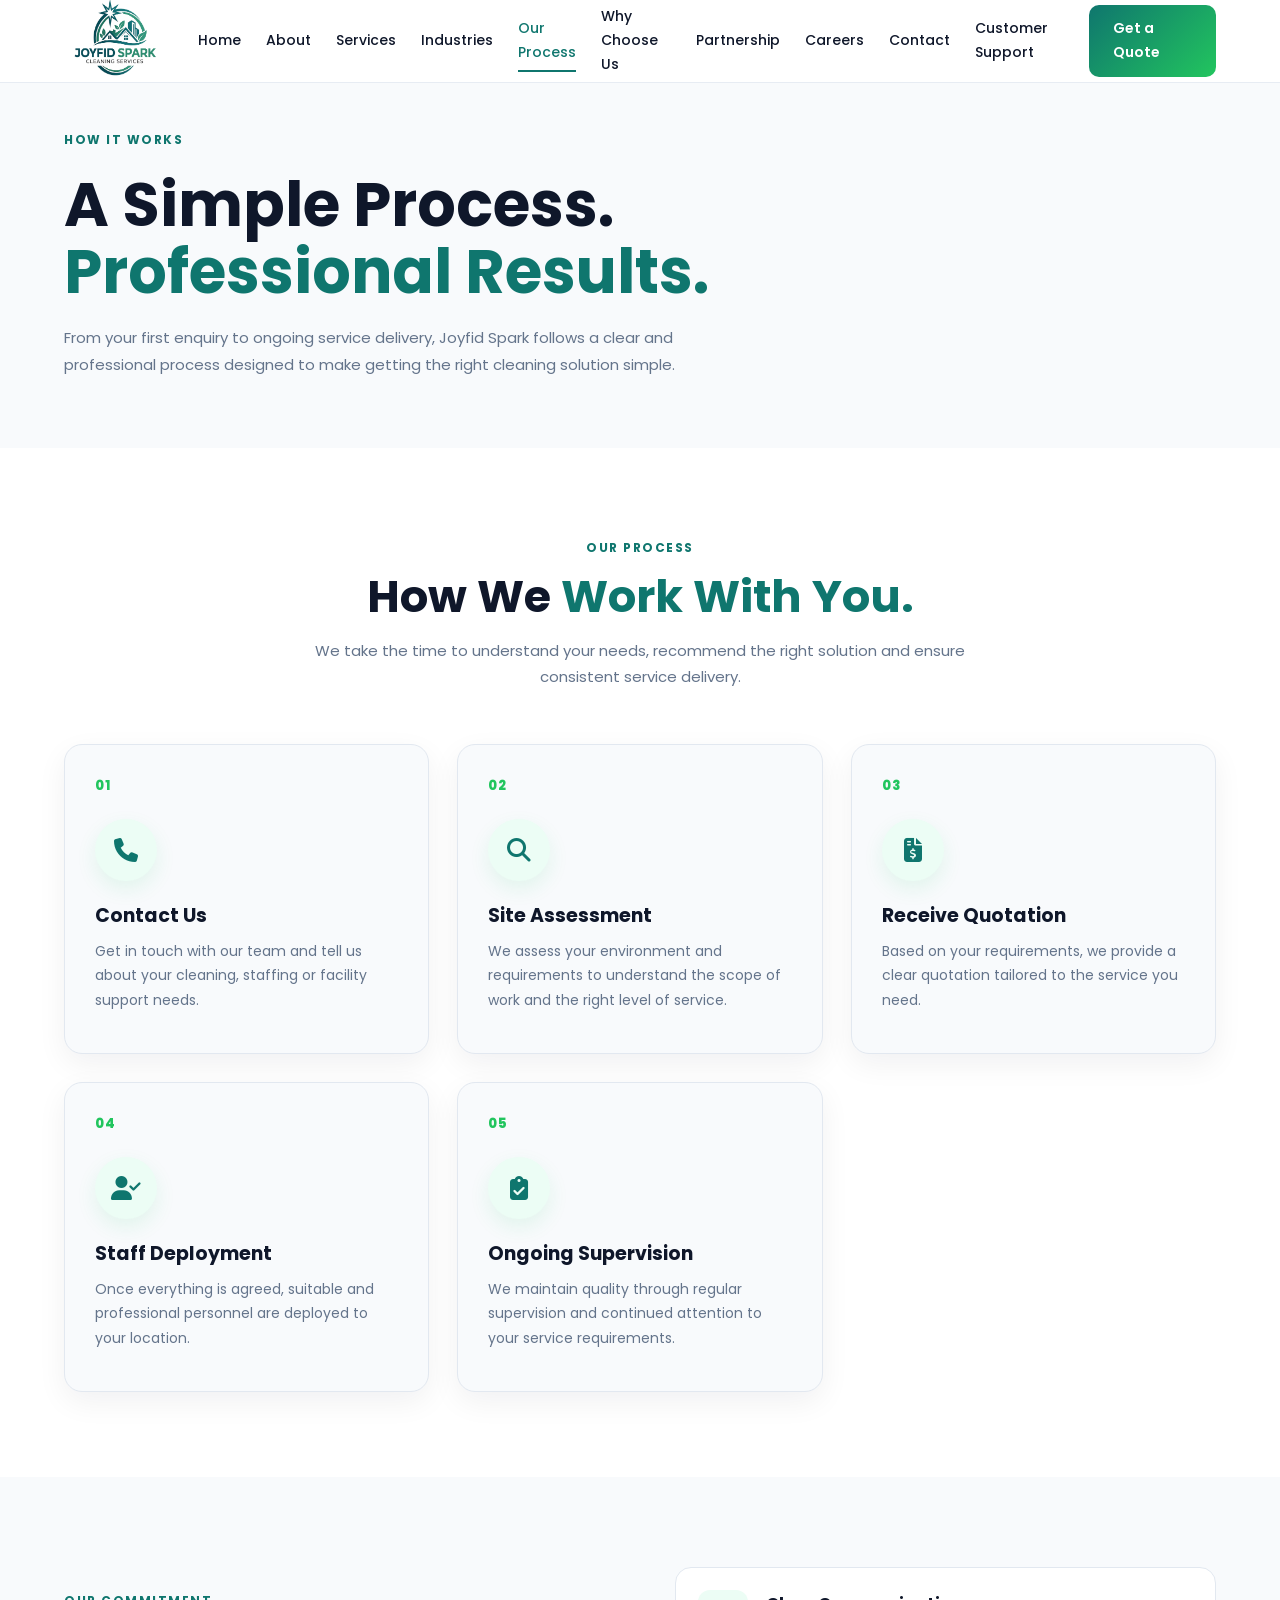
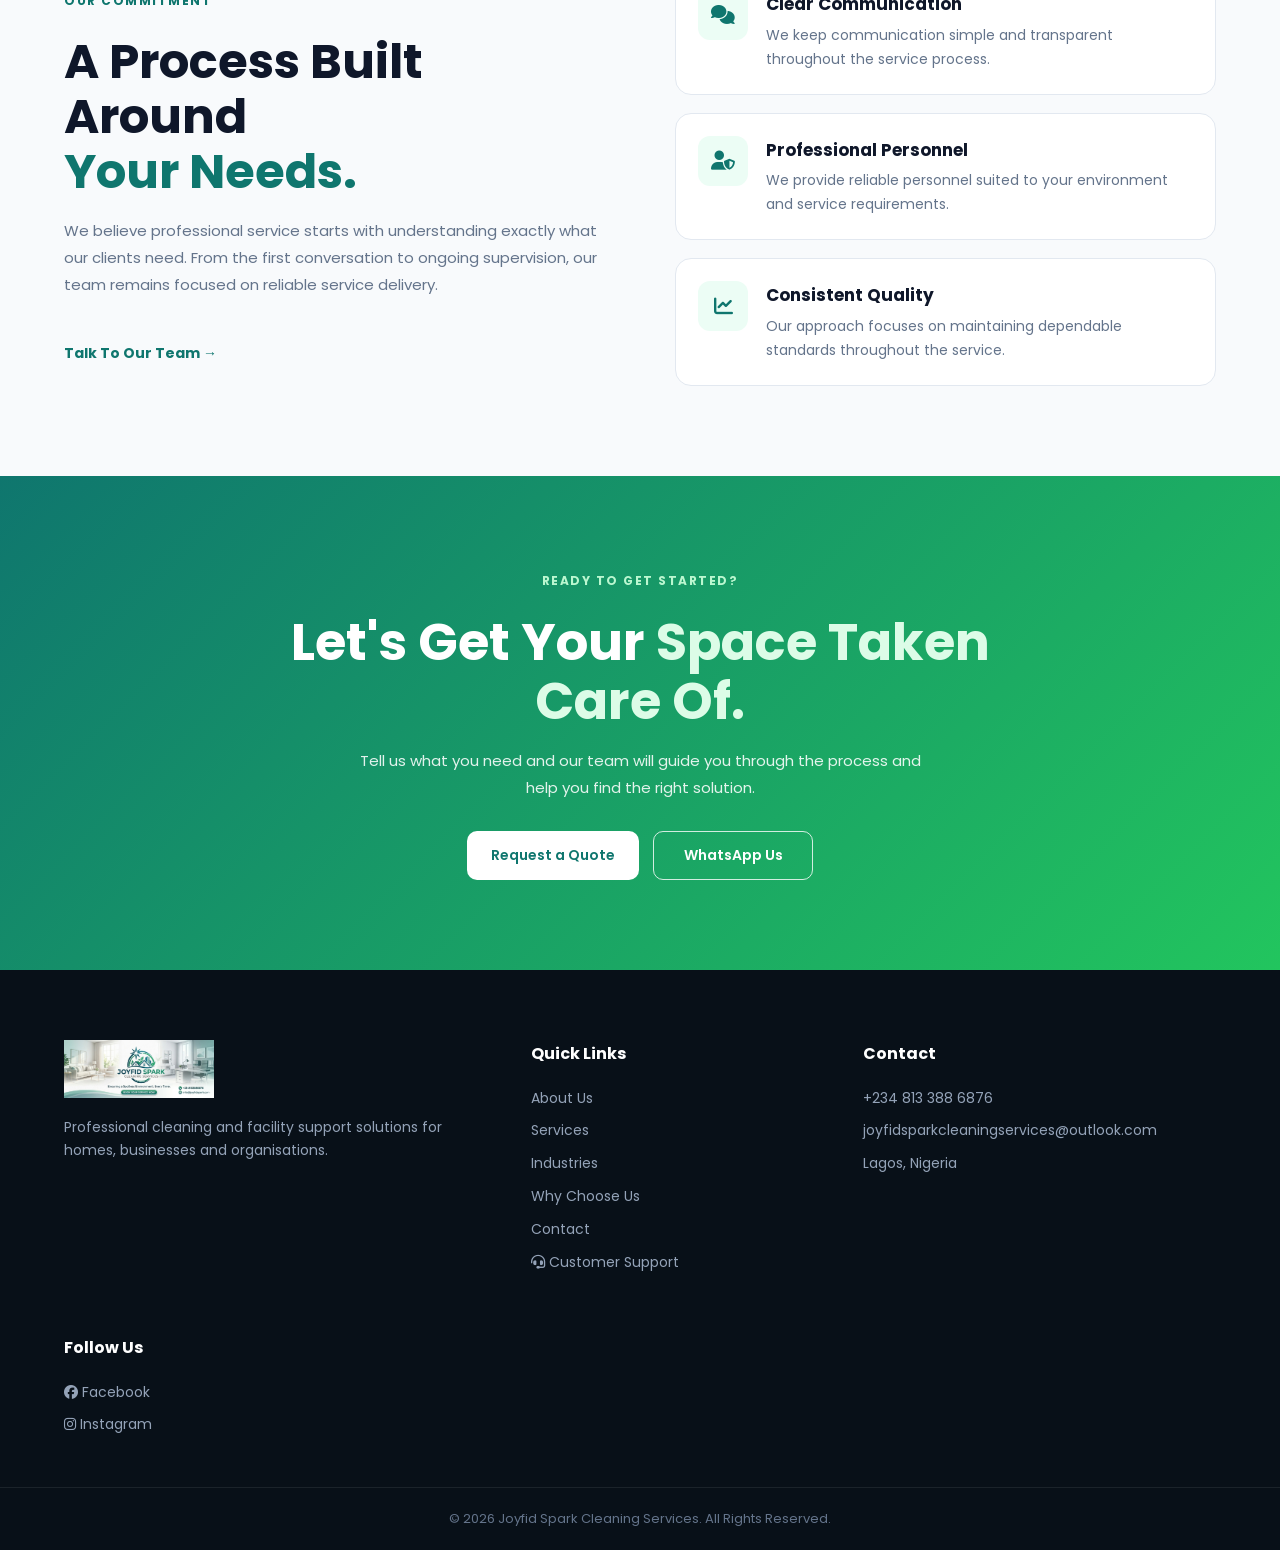
<file: JoyfidSpark/our-process.html>
<!DOCTYPE html>
<html lang="en">

<head>

    <meta charset="UTF-8">

    <meta
        name="viewport"
        content="width=device-width, initial-scale=1.0"
    >

    <meta
        name="description"
        content="Discover how Joyfid Spark Cleaning Services delivers professional cleaning and facility support solutions."
    >

    <title>Our Process | Joyfid Spark Cleaning Services</title>

    <link rel="preconnect" href="https://fonts.googleapis.com">
    <link rel="preconnect" href="https://fonts.gstatic.com" crossorigin>

    <link
        href="https://fonts.googleapis.com/css2?family=Poppins:wght@400;500;600;700;800&display=swap"
        rel="stylesheet"
    >

    <link
        rel="stylesheet"
        href="https://cdnjs.cloudflare.com/ajax/libs/font-awesome/6.5.2/css/all.min.css"
    >

    <link rel="stylesheet" href="css/style.css">
    <link rel="stylesheet" href="our-process.css">

</head>


<body>


    <header class="site-header">

        <div class="container navbar">

            <a href="index.html" class="logo">

                <img
                    src="images/logo.png"
                    alt="Joyfid Spark Cleaning Services"
                >

            </a>


            <nav class="nav-links">

                <button
                    class="sidebar-close"
                    aria-label="Close navigation"
                >
                    &times;
                </button>


                <a href="index.html">
                    <i class="fa-solid fa-house"></i>
                    <span>Home</span>
                </a>


                <a href="about.html">
                    <i class="fa-solid fa-circle-info"></i>
                    <span>About</span>
                </a>


                <a href="services.html">
                    <i class="fa-solid fa-broom"></i>
                    <span>Services</span>
                </a>


                <a href="industries.html">
                    <i class="fa-solid fa-industry"></i>
                    <span>Industries</span>
                </a>


                <a href="our-process.html" class="active">
                    <i class="fa-solid fa-list-check"></i>
                    <span>Our Process</span>
                </a>


                <a href="why-choose-us.html">
                    <i class="fa-solid fa-star"></i>
                    <span>Why Choose Us</span>
                </a>


                <a href="partnership.html">
                    <i class="fa-solid fa-handshake"></i>
                    <span>Partnership</span>
                </a>


                <a href="join-our-team.html">
                    <i class="fa-solid fa-users"></i>
                    <span>Careers</span>
                </a>


                <a href="contact.html">
                    <i class="fa-solid fa-envelope"></i>
                    <span>Contact</span>
                </a>


                <a href="customer-support.html">
                    <i class="fa-solid fa-headset"></i>
                    <span>Customer Support</span>
                </a>

            </nav>


            <a
                href="contact.html"
                class="btn btn-primary nav-cta"
            >
                Get a Quote
            </a>


            <button
                class="menu-toggle"
                aria-label="Open navigation"
                aria-expanded="false"
            >

                <span></span>
                <span></span>
                <span></span>

            </button>

        </div>

    </header>


    <main>


        <section class="process-hero">

            <div class="container">

                <div class="process-hero-content">

                    <span class="eyebrow">
                        HOW IT WORKS
                    </span>

                    <h1>
                        A Simple Process.
                        <span>Professional Results.</span>
                    </h1>

                    <p>
                        From your first enquiry to ongoing service delivery,
                        Joyfid Spark follows a clear and professional process
                        designed to make getting the right cleaning solution
                        simple.
                    </p>

                </div>

            </div>

        </section>


        <section class="process-section">

            <div class="container">

                <div class="section-header">

                    <span class="eyebrow">
                        OUR PROCESS
                    </span>

                    <h2>
                        How We
                        <span>Work With You.</span>
                    </h2>

                    <p>
                        We take the time to understand your needs, recommend
                        the right solution and ensure consistent service
                        delivery.
                    </p>

                </div>


                <div class="process-grid">


                    <article class="process-card">

                        <div class="process-number">
                            01
                        </div>

                        <div class="process-icon">
                            <i class="fa-solid fa-phone"></i>
                        </div>

                        <h3>
                            Contact Us
                        </h3>

                        <p>
                            Get in touch with our team and tell us about your
                            cleaning, staffing or facility support needs.
                        </p>

                    </article>


                    <article class="process-card">

                        <div class="process-number">
                            02
                        </div>

                        <div class="process-icon">
                            <i class="fa-solid fa-magnifying-glass"></i>
                        </div>

                        <h3>
                            Site Assessment
                        </h3>

                        <p>
                            We assess your environment and requirements to
                            understand the scope of work and the right level
                            of service.
                        </p>

                    </article>


                    <article class="process-card">

                        <div class="process-number">
                            03
                        </div>

                        <div class="process-icon">
                            <i class="fa-solid fa-file-invoice-dollar"></i>
                        </div>

                        <h3>
                            Receive Quotation
                        </h3>

                        <p>
                            Based on your requirements, we provide a clear
                            quotation tailored to the service you need.
                        </p>

                    </article>


                    <article class="process-card">

                        <div class="process-number">
                            04
                        </div>

                        <div class="process-icon">
                            <i class="fa-solid fa-user-check"></i>
                        </div>

                        <h3>
                            Staff Deployment
                        </h3>

                        <p>
                            Once everything is agreed, suitable and
                            professional personnel are deployed to your
                            location.
                        </p>

                    </article>


                    <article class="process-card">

                        <div class="process-number">
                            05
                        </div>

                        <div class="process-icon">
                            <i class="fa-solid fa-clipboard-check"></i>
                        </div>

                        <h3>
                            Ongoing Supervision
                        </h3>

                        <p>
                            We maintain quality through regular supervision
                            and continued attention to your service
                            requirements.
                        </p>

                    </article>


                </div>

            </div>

        </section>
        
                <section class="process-support section">

            <div class="container process-support-grid">

                <div class="process-support-content">

                    <span class="eyebrow">
                        OUR COMMITMENT
                    </span>

                    <h2>
                        A Process Built Around
                        <span>Your Needs.</span>
                    </h2>

                    <p>
                        We believe professional service starts with
                        understanding exactly what our clients need. From
                        the first conversation to ongoing supervision, our
                        team remains focused on reliable service delivery.
                    </p>

                    <a
                        href="contact.html"
                        class="text-link"
                    >
                        Talk To Our Team →
                    </a>

                </div>


                <div class="process-support-list">

                    <div class="process-support-item">

                        <div class="process-support-icon">
                            <i class="fa-solid fa-comments"></i>
                        </div>

                        <div>

                            <h3>
                                Clear Communication
                            </h3>

                            <p>
                                We keep communication simple and transparent
                                throughout the service process.
                            </p>

                        </div>

                    </div>


                    <div class="process-support-item">

                        <div class="process-support-icon">
                            <i class="fa-solid fa-user-shield"></i>
                        </div>

                        <div>

                            <h3>
                                Professional Personnel
                            </h3>

                            <p>
                                We provide reliable personnel suited to your
                                environment and service requirements.
                            </p>

                        </div>

                    </div>


                    <div class="process-support-item">

                        <div class="process-support-icon">
                            <i class="fa-solid fa-chart-line"></i>
                        </div>

                        <div>

                            <h3>
                                Consistent Quality
                            </h3>

                            <p>
                                Our approach focuses on maintaining dependable
                                standards throughout the service.
                            </p>

                        </div>

                    </div>

                </div>

            </div>

        </section>


        <section class="process-cta">

            <div class="container process-cta-content">

                <span class="eyebrow">
                    READY TO GET STARTED?
                </span>

                <h2>
                    Let's Get Your
                    <span>Space Taken Care Of.</span>
                </h2>

                <p>
                    Tell us what you need and our team will guide you through
                    the process and help you find the right solution.
                </p>

                <div class="cta-buttons">

                    <a
                        href="contact.html"
                        class="btn btn-white"
                    >
                        Request a Quote
                    </a>

                    <a
                        href="https://wa.me/2348133886876"
                        class="btn btn-outline"
                        target="_blank"
                        rel="noopener"
                    >
                        WhatsApp Us
                    </a>

                </div>

            </div>

        </section>

    </main>


    <footer class="site-footer">

        <div class="container footer-grid">


            <div class="footer-brand">

                <img
                    src="images/logo.jpg"
                    alt="Joyfid Spark Cleaning Services"
                >

                <p>
                    Professional cleaning and facility support solutions
                    for homes, businesses and organisations.
                </p>

            </div>


            <div class="footer-column">

                <h3>
                    Quick Links
                </h3>

                <a href="about.html">
                    About Us
                </a>

                <a href="services.html">
                    Services
                </a>

                <a href="industries.html">
                    Industries
                </a>

                <a href="why-choose-us.html">
                    Why Choose Us
                </a>

                <a href="contact.html">
                    Contact
                </a>
                
                     <a href="customer-support.html">
                    <i class="fa-solid fa-headset"></i>
                    <span>Customer Support</span>
                </a>

            </div>


            <div class="footer-column">

                <h3>
                    Contact
                </h3>

                <a href="tel:+2348133886876">
                    +234 813 388 6876
                </a>

                <a href="mailto:joyfidsparkcleaningservices@outlook.com">
                    joyfidsparkcleaningservices@outlook.com
                </a>

                <span>
                    Lagos, Nigeria
                </span>

            </div>


            <div class="footer-column">

                <h3>
                    Follow Us
                </h3>

                <a
                    href="https://www.facebook.com/JoyfidSpark"
                    target="_blank"
                    rel="noopener"
                >
                    <i class="fa-brands fa-facebook"></i>
                    Facebook
                </a>

                <a
                    href="https://www.instagram.com/joyfidspark"
                    target="_blank"
                    rel="noopener"
                >
                    <i class="fa-brands fa-instagram"></i>
                    Instagram
                </a>

            </div>

        </div>


        <div class="footer-bottom">

            <div class="container">

                <p>
                    © 2026 Joyfid Spark Cleaning Services.
                    All Rights Reserved.
                </p>

            </div>

        </div>

    </footer>


    <script src="main.js"></script>

</body>

</html>
</file>
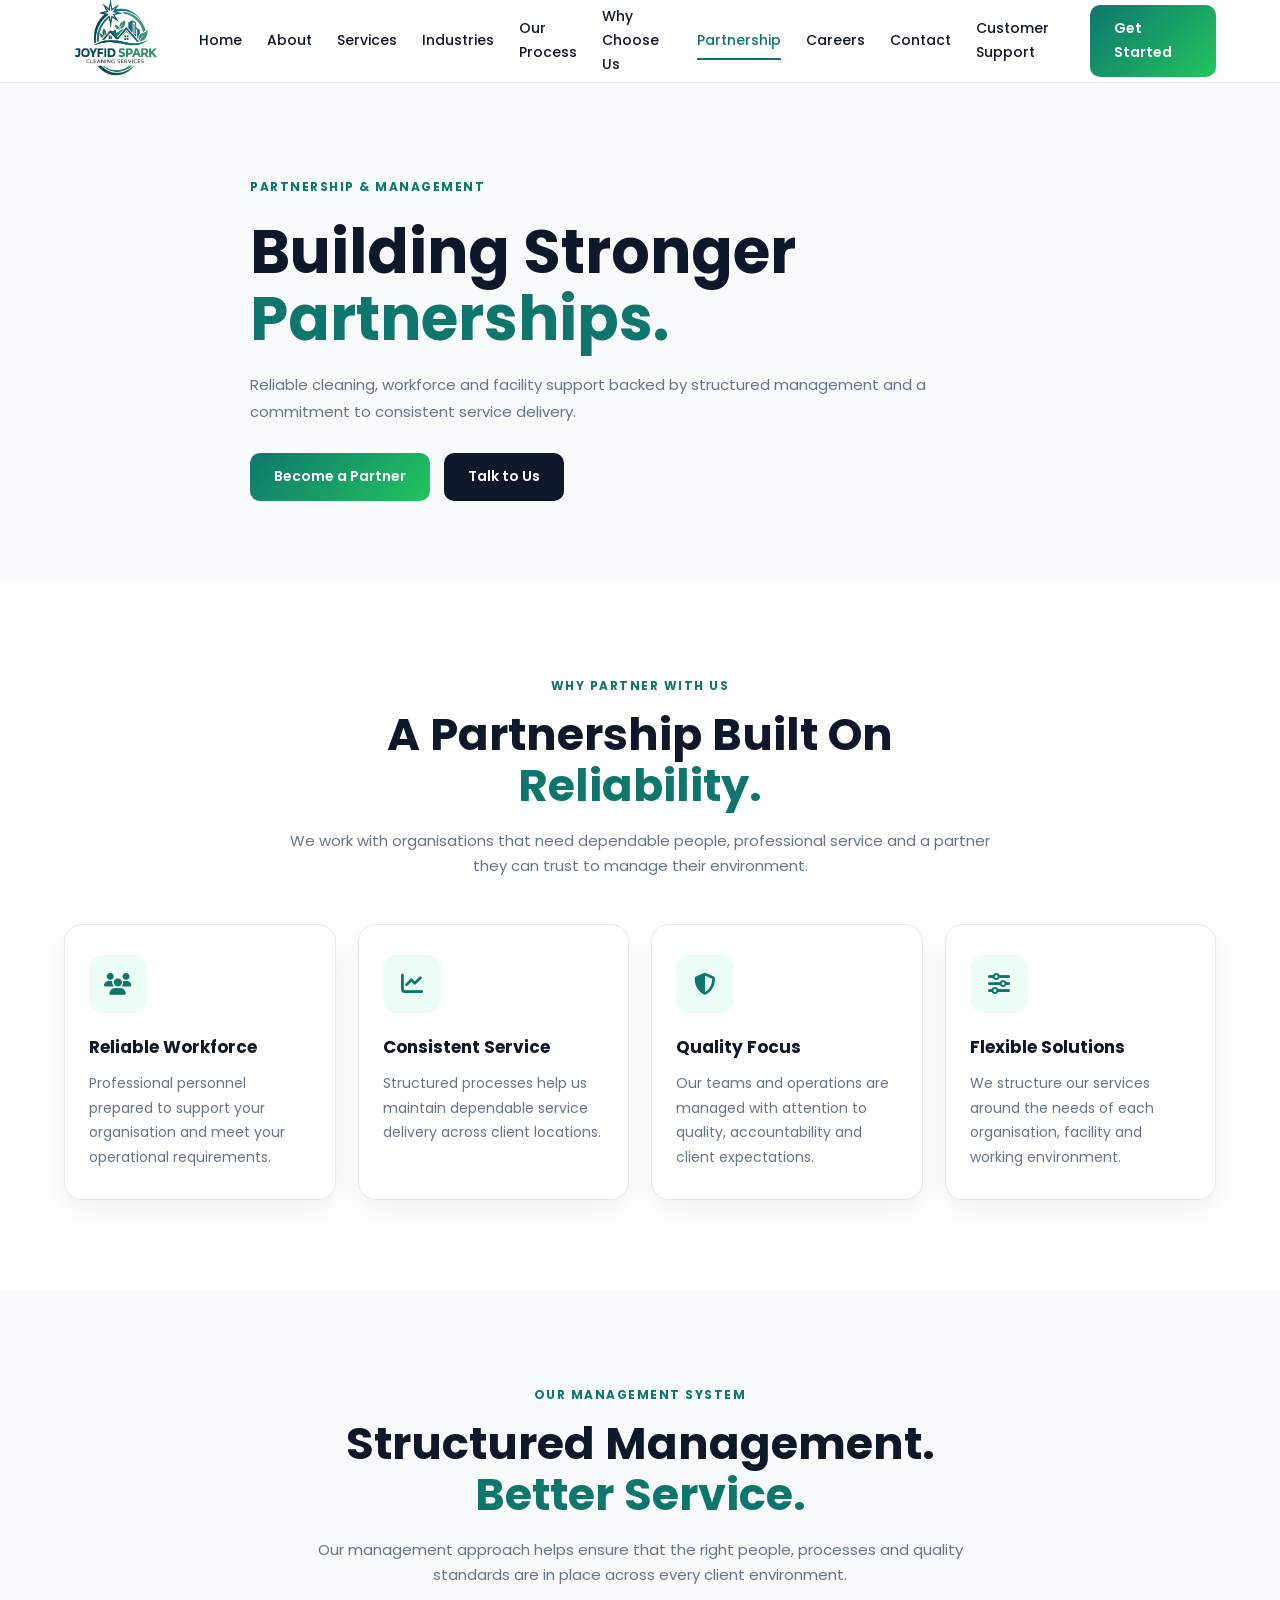
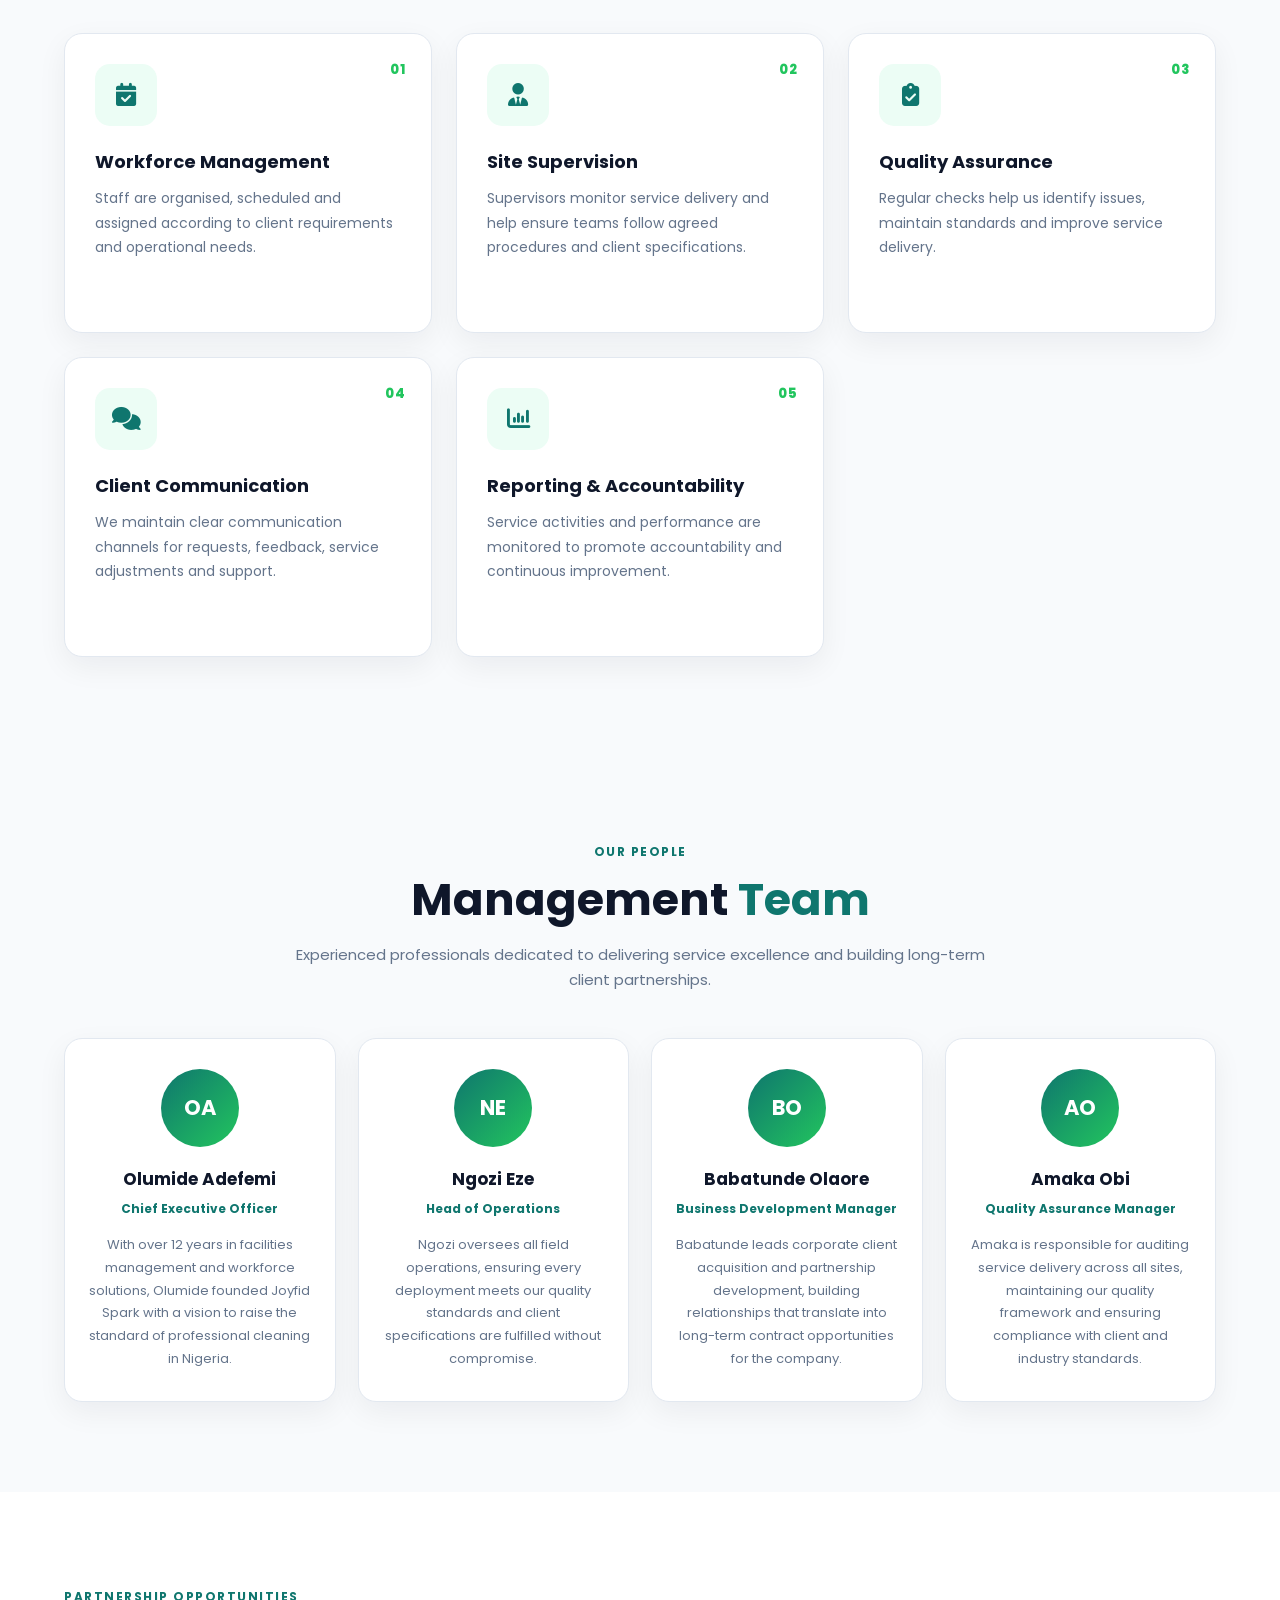
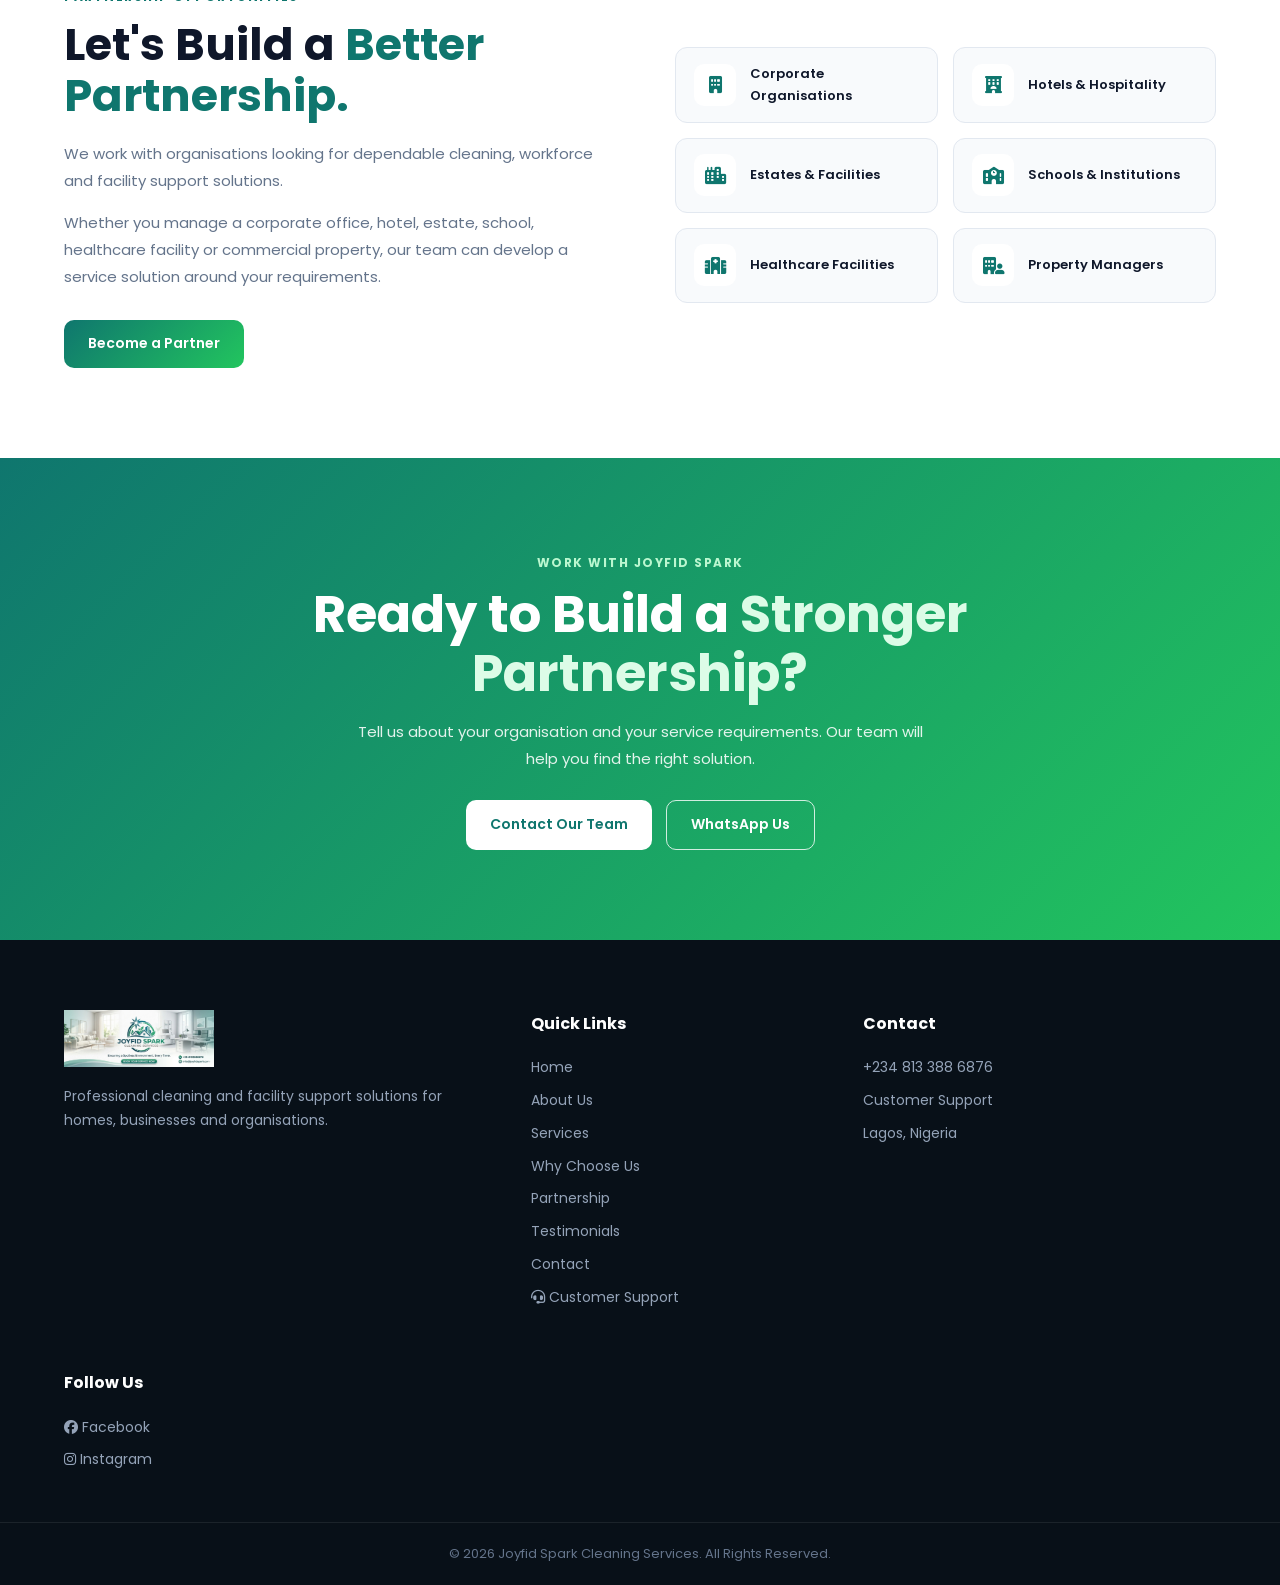
<file: JoyfidSpark/partnership.html>
<!DOCTYPE html>
<html lang="en">

<head>

    <meta charset="UTF-8">
    <meta
        name="viewport"
        content="width=device-width, initial-scale=1.0"
    >

    <title>Partnership | Joyfid Spark Cleaning Services</title>

    <meta
        name="description"
        content="Partner with Joyfid Spark Cleaning Services for reliable cleaning, workforce and facility support solutions."
    >

    <link rel="stylesheet" href="css/style.css">
    <link rel="stylesheet" href="partnership.css">

    <link
        rel="preconnect"
        href="https://fonts.googleapis.com"
    >

    <link
        rel="preconnect"
        href="https://fonts.gstatic.com"
        crossorigin
    >

    <link
        href="https://fonts.googleapis.com/css2?family=Poppins:wght@400;500;600;700;800&display=swap"
        rel="stylesheet"
    >

    <link
        rel="stylesheet"
        href="https://cdnjs.cloudflare.com/ajax/libs/font-awesome/6.5.2/css/all.min.css"
    >

</head>


<body>


    <header class="site-header">

        <div class="container navbar">

            <a href="index.html" class="logo">

                <img
                    src="images/logo.png"
                    alt="Joyfid Spark Cleaning Services"
                >

            </a>


            <nav class="nav-links">

                <button
                    class="sidebar-close"
                    aria-label="Close menu"
                >
                    &times;
                </button>

                <a href="index.html">
                    <i class="fa-solid fa-house"></i>
                    Home
                </a>

                <a href="about.html">
                    <i class="fa-solid fa-building"></i>
                    About
                </a>

                <a href="services.html">
                    <i class="fa-solid fa-broom"></i>
                    Services
                </a>
                
                                <a href="industries.html">
                    <i class="fa-solid fa-industry"></i>
                    <span>Industries</span>
                </a>
                
                                <a href="our-process.html">
                    <i class="fa-solid fa-list-check"></i>
                    <span>Our Process</span>
                </a>

                <a href="why-choose-us.html">
                    <i class="fa-solid fa-circle-check"></i>
                    Why Choose Us
                </a>

                <a
                    href="partnership.html"
                    class="active"
                >
                    <i class="fa-solid fa-handshake"></i>
                    Partnership
                </a>
                
                                <a href="join-our-team.html">
                    <i class="fa-solid fa-users"></i>
                    <span>Careers</span>
                </a>

                <a href="contact.html">
                    <i class="fa-solid fa-phone"></i>
                    Contact
                </a>
                
                <a href="customer-support.html">
                    <i class="fa-solid fa-headset"></i>
                    <span>Customer Support</span>
                </a>

            </nav>


            <a
                href="contact.html"
                class="btn btn-primary nav-cta"
            >
                Get Started
            </a>


            <button
                class="menu-toggle"
                aria-label="Open menu"
            >
                <span></span>
                <span></span>
                <span></span>
            </button>

        </div>

    </header>


    <main class="partnership-page">


        <section class="partnership-hero">

            <div class="container partnership-hero-content">

                <span class="eyebrow">
                    PARTNERSHIP & MANAGEMENT
                </span>

                <h1>
                    Building Stronger
                    <span>Partnerships.</span>
                </h1>

                <p>
                    Reliable cleaning, workforce and facility support
                    backed by structured management and a commitment
                    to consistent service delivery.
                </p>

                <div class="partnership-hero-buttons">

                    <a
                        href="contact.html"
                        class="btn btn-primary"
                    >
                        Become a Partner
                    </a>

                    <a
                        href="https://wa.me/2348133886876"
                        class="btn btn-dark"
                        target="_blank"
                        rel="noopener"
                    >
                        Talk to Us
                    </a>

                </div>

            </div>

        </section>


        <section class="partnership-benefits section">

            <div class="container">

                <div class="section-header">

                    <span class="eyebrow">
                        WHY PARTNER WITH US
                    </span>

                    <h2>
                        A Partnership Built On
                        <span>Reliability.</span>
                    </h2>

                    <p>
                        We work with organisations that need dependable
                        people, professional service and a partner they
                        can trust to manage their environment.
                    </p>

                </div>


                <div class="partnership-benefits-grid">


                    <article class="partnership-benefit-card">

                        <div class="partnership-benefit-icon">
                            <i class="fa-solid fa-users"></i>
                        </div>

                        <h3>
                            Reliable Workforce
                        </h3>

                        <p>
                            Professional personnel prepared to support
                            your organisation and meet your operational
                            requirements.
                        </p>

                    </article>


                    <article class="partnership-benefit-card">

                        <div class="partnership-benefit-icon">
                            <i class="fa-solid fa-chart-line"></i>
                        </div>

                        <h3>
                            Consistent Service
                        </h3>

                        <p>
                            Structured processes help us maintain
                            dependable service delivery across client
                            locations.
                        </p>

                    </article>


                    <article class="partnership-benefit-card">

                        <div class="partnership-benefit-icon">
                            <i class="fa-solid fa-shield-halved"></i>
                        </div>

                        <h3>
                            Quality Focus
                        </h3>

                        <p>
                            Our teams and operations are managed with
                            attention to quality, accountability and
                            client expectations.
                        </p>

                    </article>


                    <article class="partnership-benefit-card">

                        <div class="partnership-benefit-icon">
                            <i class="fa-solid fa-sliders"></i>
                        </div>

                        <h3>
                            Flexible Solutions
                        </h3>

                        <p>
                            We structure our services around the needs
                            of each organisation, facility and working
                            environment.
                        </p>

                    </article>


                </div>

            </div>

        </section>


        <section class="management-system section">

            <div class="container">

                <div class="section-header">

                    <span class="eyebrow">
                        OUR MANAGEMENT SYSTEM
                    </span>

                    <h2>
                        Structured Management.
                        <span>Better Service.</span>
                    </h2>

                    <p>
                        Our management approach helps ensure that the
                        right people, processes and quality standards
                        are in place across every client environment.
                    </p>

                </div>


                <div class="management-system-grid">


                    <article class="management-card">

                        <span class="management-number">
                            01
                        </span>

                        <div class="management-icon">
                            <i class="fa-solid fa-calendar-check"></i>
                        </div>

                        <h3>
                            Workforce Management
                        </h3>

                        <p>
                            Staff are organised, scheduled and assigned
                            according to client requirements and
                            operational needs.
                        </p>

                    </article>


                    <article class="management-card">

                        <span class="management-number">
                            02
                        </span>

                        <div class="management-icon">
                            <i class="fa-solid fa-user-tie"></i>
                        </div>

                        <h3>
                            Site Supervision
                        </h3>

                        <p>
                            Supervisors monitor service delivery and
                            help ensure teams follow agreed procedures
                            and client specifications.
                        </p>

                    </article>


                    <article class="management-card">

                        <span class="management-number">
                            03
                        </span>

                        <div class="management-icon">
                            <i class="fa-solid fa-clipboard-check"></i>
                        </div>

                        <h3>
                            Quality Assurance
                        </h3>

                        <p>
                            Regular checks help us identify issues,
                            maintain standards and improve service
                            delivery.
                        </p>

                    </article>


                    <article class="management-card">

                        <span class="management-number">
                            04
                        </span>

                        <div class="management-icon">
                            <i class="fa-solid fa-comments"></i>
                        </div>

                        <h3>
                            Client Communication
                        </h3>

                        <p>
                            We maintain clear communication channels
                            for requests, feedback, service adjustments
                            and support.
                        </p>

                    </article>
                    
                                        <article class="management-card">

                        <span class="management-number">
                            05
                        </span>

                        <div class="management-icon">
                            <i class="fa-solid fa-chart-column"></i>
                        </div>

                        <h3>
                            Reporting & Accountability
                        </h3>

                        <p>
                            Service activities and performance are
                            monitored to promote accountability and
                            continuous improvement.
                        </p>

                    </article>


                </div>

            </div>

        </section>


        <section class="management-team section section-light">

            <div class="container">

                <div class="section-header">

                    <span class="eyebrow">
                        OUR PEOPLE
                    </span>

                    <h2>
                        Management
                        <span>Team</span>
                    </h2>

                    <p>
                        Experienced professionals dedicated to delivering
                        service excellence and building long-term client
                        partnerships.
                    </p>

                </div>


                <div class="management-team-grid">


                    <article class="team-card">

                        <div class="team-avatar">
                            OA
                        </div>

                        <h3>
                            Olumide Adefemi
                        </h3>

                        <span class="team-role">
                            Chief Executive Officer
                        </span>

                        <p>
                            With over 12 years in facilities management
                            and workforce solutions, Olumide founded
                            Joyfid Spark with a vision to raise the
                            standard of professional cleaning in Nigeria.
                        </p>

                    </article>


                    <article class="team-card">

                        <div class="team-avatar">
                            NE
                        </div>

                        <h3>
                            Ngozi Eze
                        </h3>

                        <span class="team-role">
                            Head of Operations
                        </span>

                        <p>
                            Ngozi oversees all field operations, ensuring
                            every deployment meets our quality standards
                            and client specifications are fulfilled
                            without compromise.
                        </p>

                    </article>


                    <article class="team-card">

                        <div class="team-avatar">
                            BO
                        </div>

                        <h3>
                            Babatunde Olaore
                        </h3>

                        <span class="team-role">
                            Business Development Manager
                        </span>

                        <p>
                            Babatunde leads corporate client acquisition
                            and partnership development, building
                            relationships that translate into long-term
                            contract opportunities for the company.
                        </p>

                    </article>


                    <article class="team-card">

                        <div class="team-avatar">
                            AO
                        </div>

                        <h3>
                            Amaka Obi
                        </h3>

                        <span class="team-role">
                            Quality Assurance Manager
                        </span>

                        <p>
                            Amaka is responsible for auditing service
                            delivery across all sites, maintaining our
                            quality framework and ensuring compliance
                            with client and industry standards.
                        </p>

                    </article>


                </div>

            </div>

        </section>


        <section class="partnership-opportunities section">

            <div class="container">

                <div class="partnership-opportunities-grid">


                    <div class="partnership-opportunities-content">

                        <span class="eyebrow">
                            PARTNERSHIP OPPORTUNITIES
                        </span>

                        <h2>
                            Let's Build a
                            <span>Better Partnership.</span>
                        </h2>

                        <p>
                            We work with organisations looking for
                            dependable cleaning, workforce and facility
                            support solutions.
                        </p>

                        <p>
                            Whether you manage a corporate office,
                            hotel, estate, school, healthcare facility
                            or commercial property, our team can develop
                            a service solution around your requirements.
                        </p>

                        <a
                            href="contact.html"
                            class="btn btn-primary"
                        >
                            Become a Partner
                        </a>

                    </div>


                    <div class="partnership-types">


                        <div class="partnership-type">

                            <div class="partnership-type-icon">
                                <i class="fa-solid fa-building"></i>
                            </div>

                            <span>
                                Corporate Organisations
                            </span>

                        </div>


                        <div class="partnership-type">

                            <div class="partnership-type-icon">
                                <i class="fa-solid fa-hotel"></i>
                            </div>

                            <span>
                                Hotels & Hospitality
                            </span>

                        </div>


                        <div class="partnership-type">

                            <div class="partnership-type-icon">
                                <i class="fa-solid fa-city"></i>
                            </div>

                            <span>
                                Estates & Facilities
                            </span>

                        </div>


                        <div class="partnership-type">

                            <div class="partnership-type-icon">
                                <i class="fa-solid fa-school"></i>
                            </div>

                            <span>
                                Schools & Institutions
                            </span>

                        </div>


                        <div class="partnership-type">

                            <div class="partnership-type-icon">
                                <i class="fa-solid fa-hospital"></i>
                            </div>

                            <span>
                                Healthcare Facilities
                            </span>

                        </div>


                        <div class="partnership-type">

                            <div class="partnership-type-icon">
                                <i class="fa-solid fa-building-user"></i>
                            </div>

                            <span>
                                Property Managers
                            </span>

                        </div>


                    </div>

                </div>

            </div>

        </section>


        <section class="partnership-cta">

            <div class="container partnership-cta-content">

                <span class="eyebrow">
                    WORK WITH JOYFID SPARK
                </span>

                <h2>
                    Ready to Build a
                    <span>Stronger Partnership?</span>
                </h2>

                <p>
                    Tell us about your organisation and your service
                    requirements. Our team will help you find the right
                    solution.
                </p>

                <div class="cta-buttons">

                    <a
                        href="contact.html"
                        class="btn btn-white"
                    >
                        Contact Our Team
                    </a>

                    <a
                        href="https://wa.me/2348133886876"
                        class="btn btn-outline"
                        target="_blank"
                        rel="noopener"
                    >
                        WhatsApp Us
                    </a>

                </div>

            </div>

        </section>


    </main>


    <footer class="site-footer">

        <div class="container footer-grid">


            <div class="footer-brand">

                <img
                    src="images/logo.jpg"
                    alt="Joyfid Spark Cleaning Services"
                >

                <p>
                    Professional cleaning and facility support
                    solutions for homes, businesses and organisations.
                </p>

            </div>


            <div class="footer-column">

                <h3>
                    Quick Links
                </h3>

                <a href="index.html">
                    Home
                </a>

                <a href="about.html">
                    About Us
                </a>

                <a href="services.html">
                    Services
                </a>

                <a href="why-choose-us.html">
                    Why Choose Us
                </a>

                <a href="partnership.html">
                    Partnership
                </a>

                <a href="testimonial.html">
                    Testimonials
                </a>

                <a href="contact.html">
                    Contact
                </a>
                
                     <a href="customer-support.html">
                    <i class="fa-solid fa-headset"></i>
                    <span>Customer Support</span>
                </a>

            </div>


            <div class="footer-column">

                <h3>
                    Contact
                </h3>

                <a href="tel:+2348133886876">
                    +234 813 388 6876
                </a>

                <a href="mailto:joyfidsparkcleaningservices@outlook.com">
                    Customer Support
                </a>

                <span>
                    Lagos, Nigeria
                </span>

            </div>
            
            <div class="footer-column">

    <h3>
        Follow Us
    </h3>

    <a
        href="https://www.facebook.com/JoyfidSpark"
        target="_blank"
        rel="noopener"
    >
        <i class="fa-brands fa-facebook"></i>
        Facebook
    </a>

    <a
        href="https://www.instagram.com/joyfidspark"
        target="_blank"
        rel="noopener"
    >
        <i class="fa-brands fa-instagram"></i>
        Instagram
    </a>

</div>


        </div>


        <div class="footer-bottom">

            <div class="container">

                <p>
                    © 2026 Joyfid Spark Cleaning Services.
                    All Rights Reserved.
                </p>

            </div>

        </div>

    </footer>


    <script src="main.js"></script>

</body>

</html>
</file>
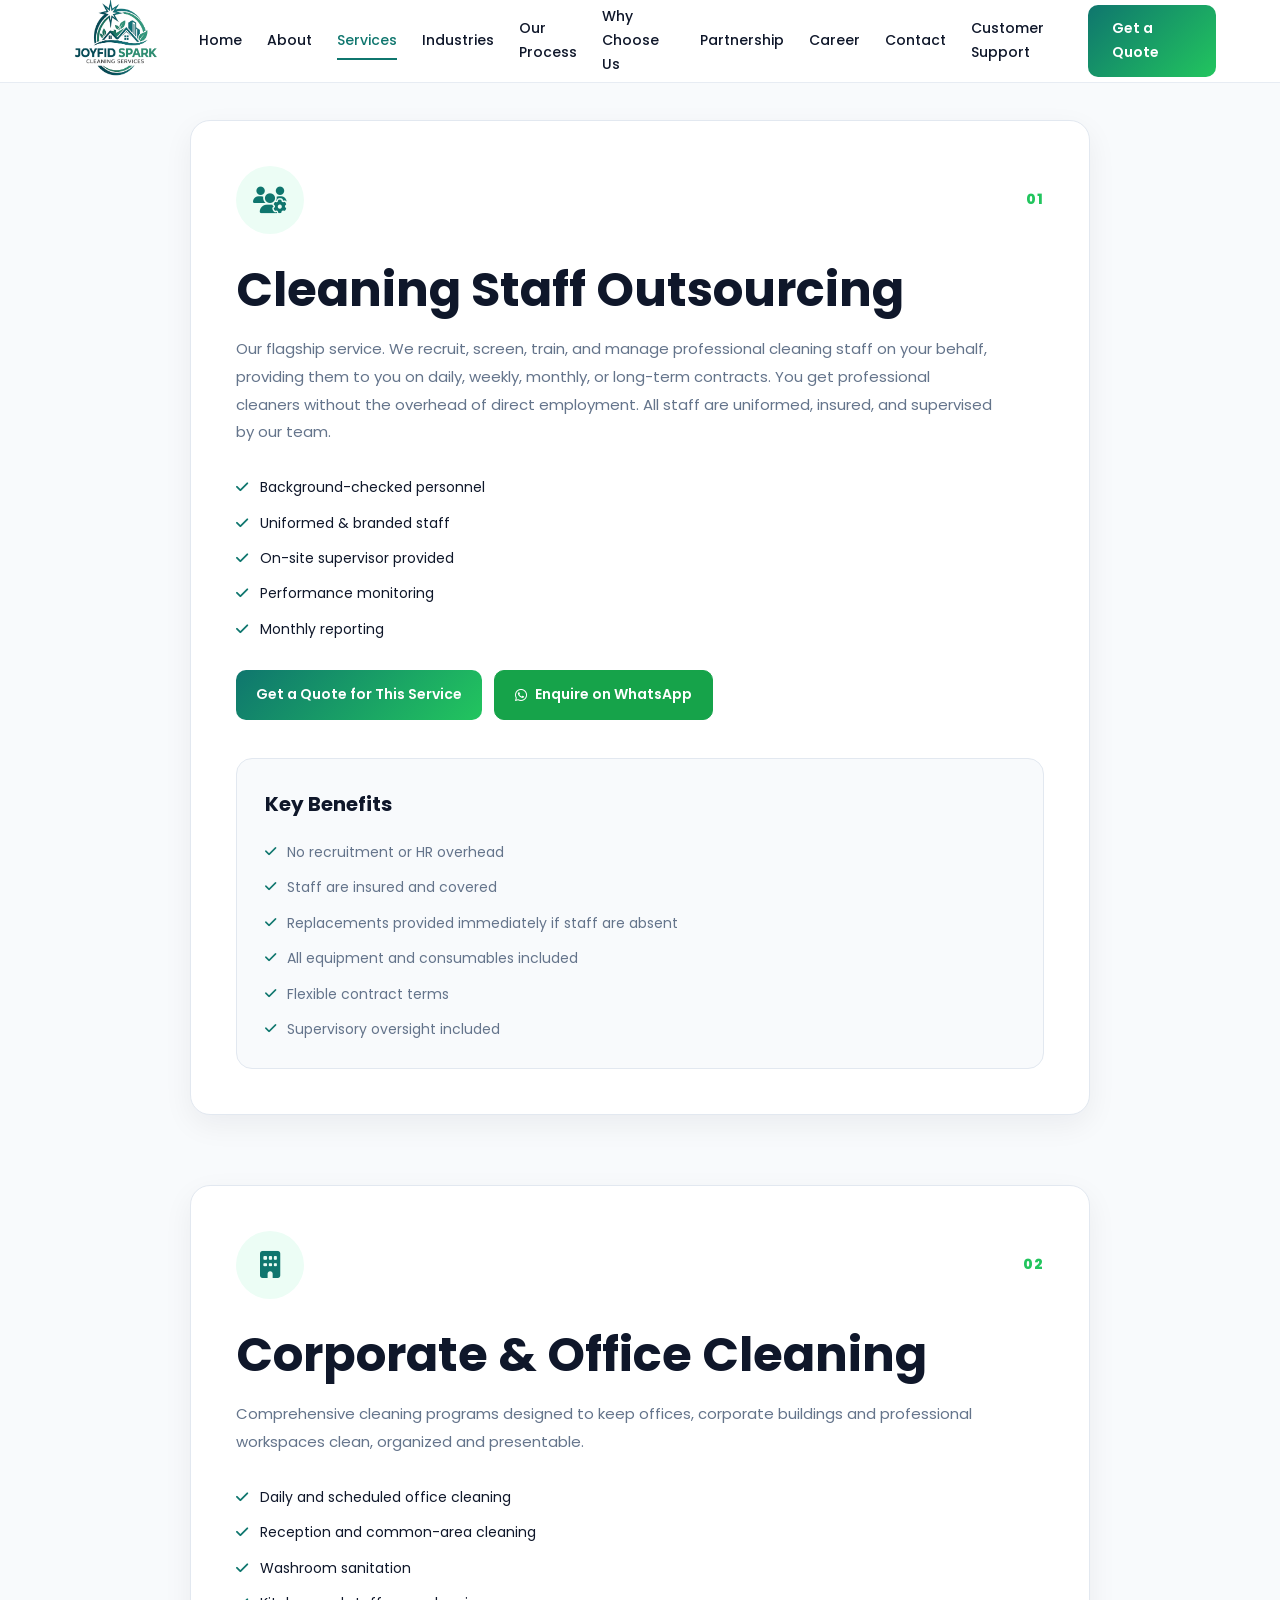
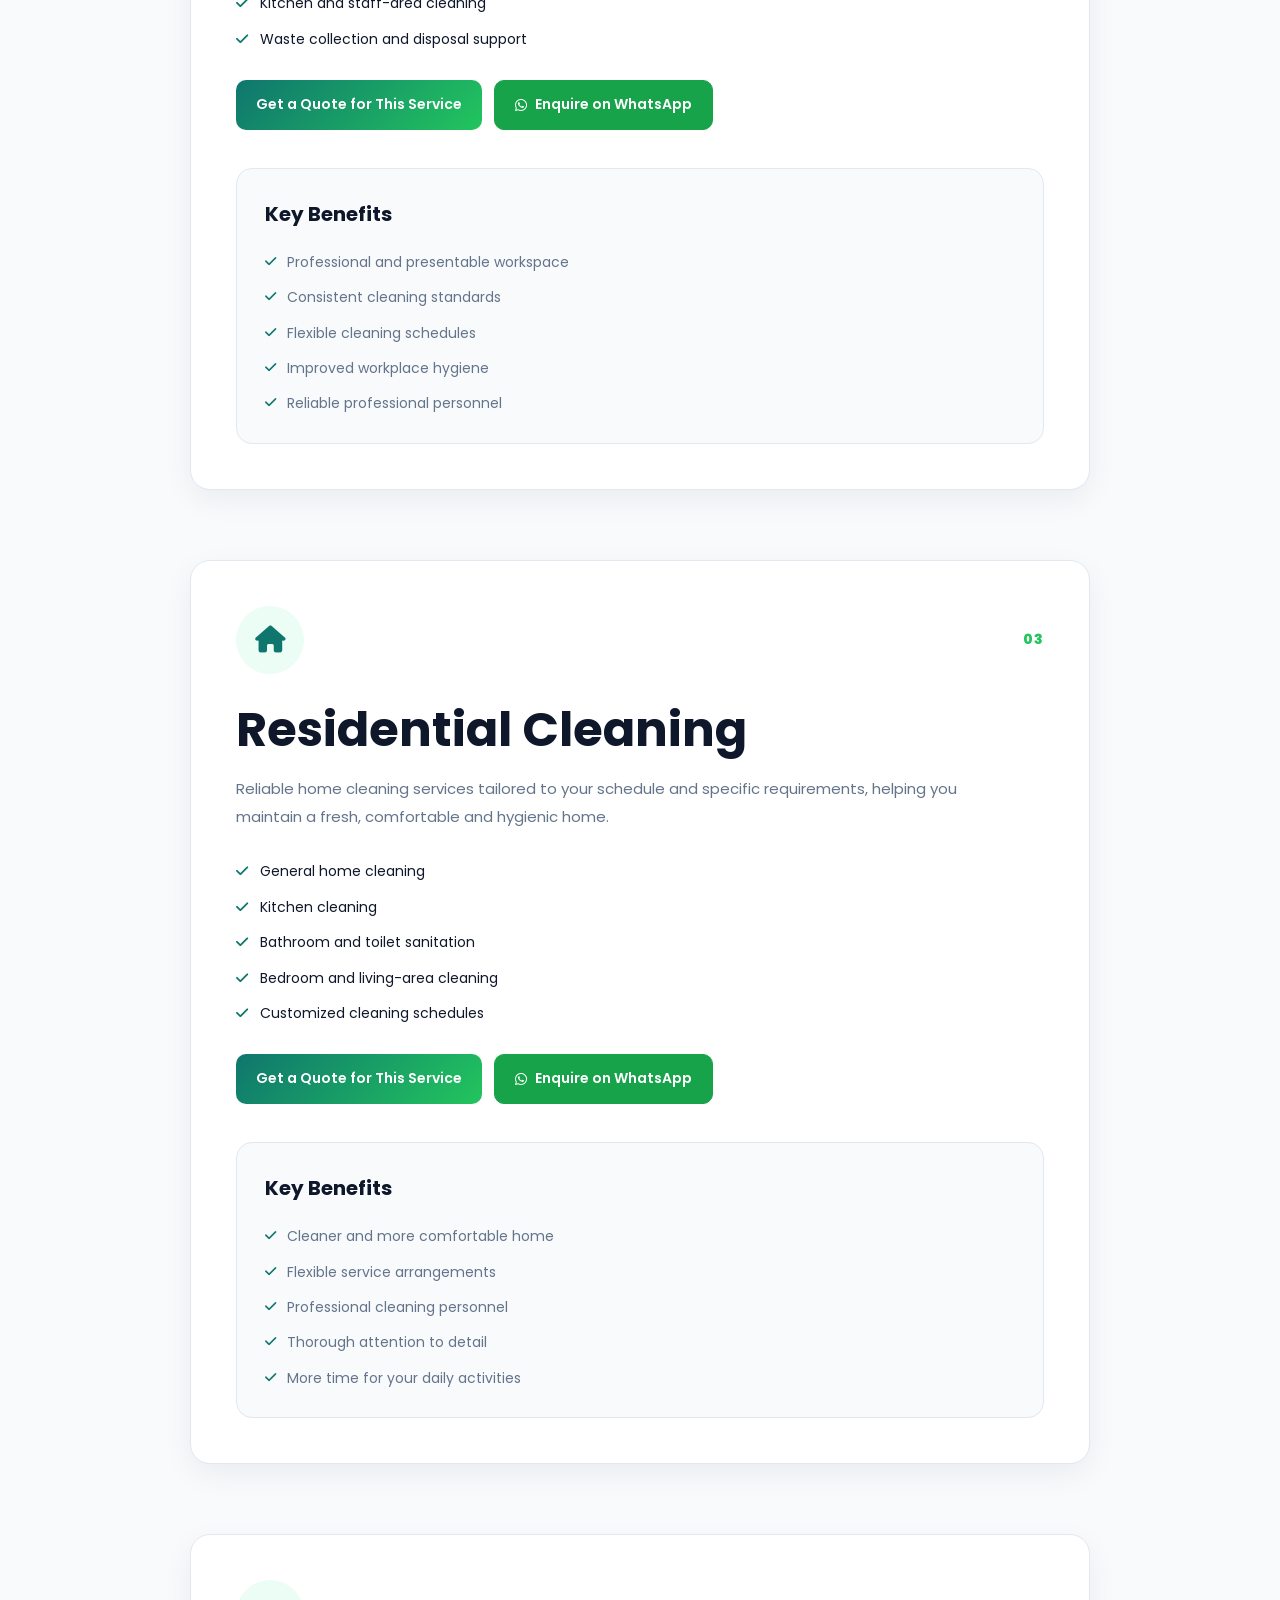
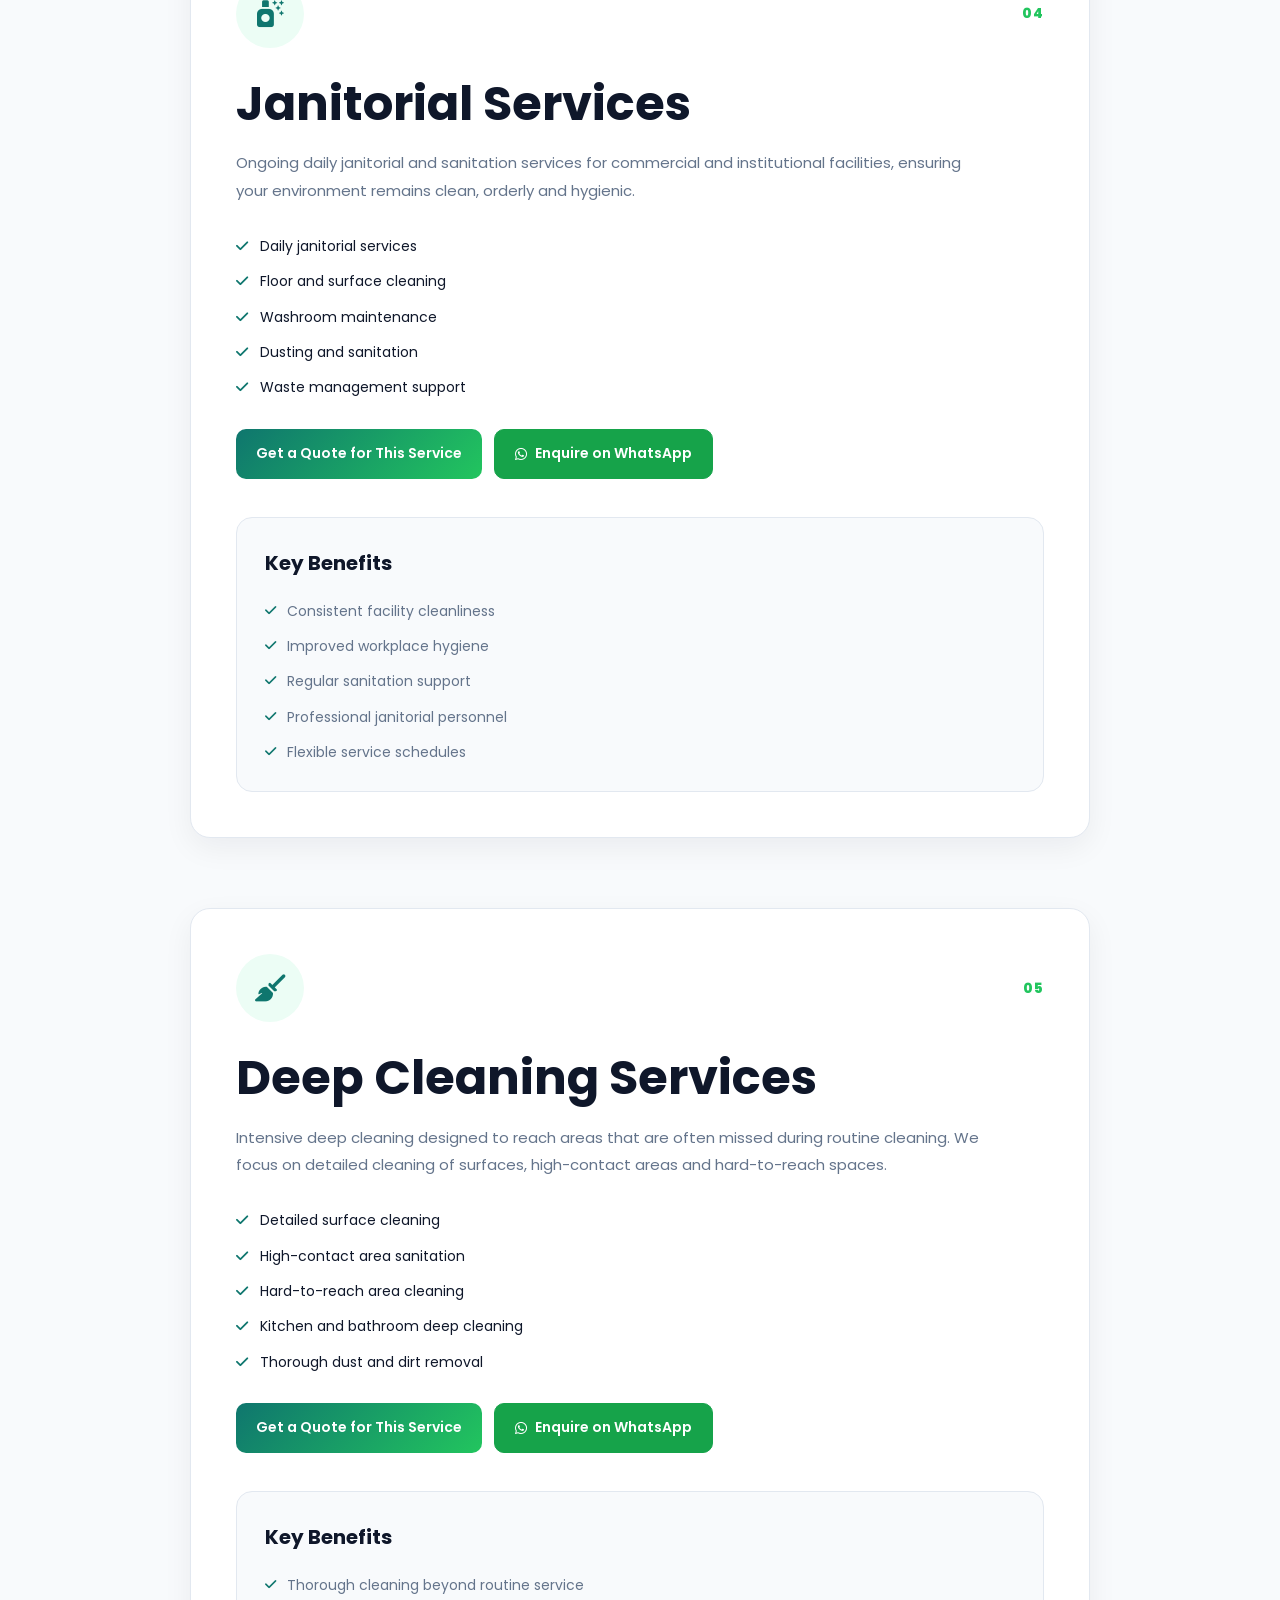
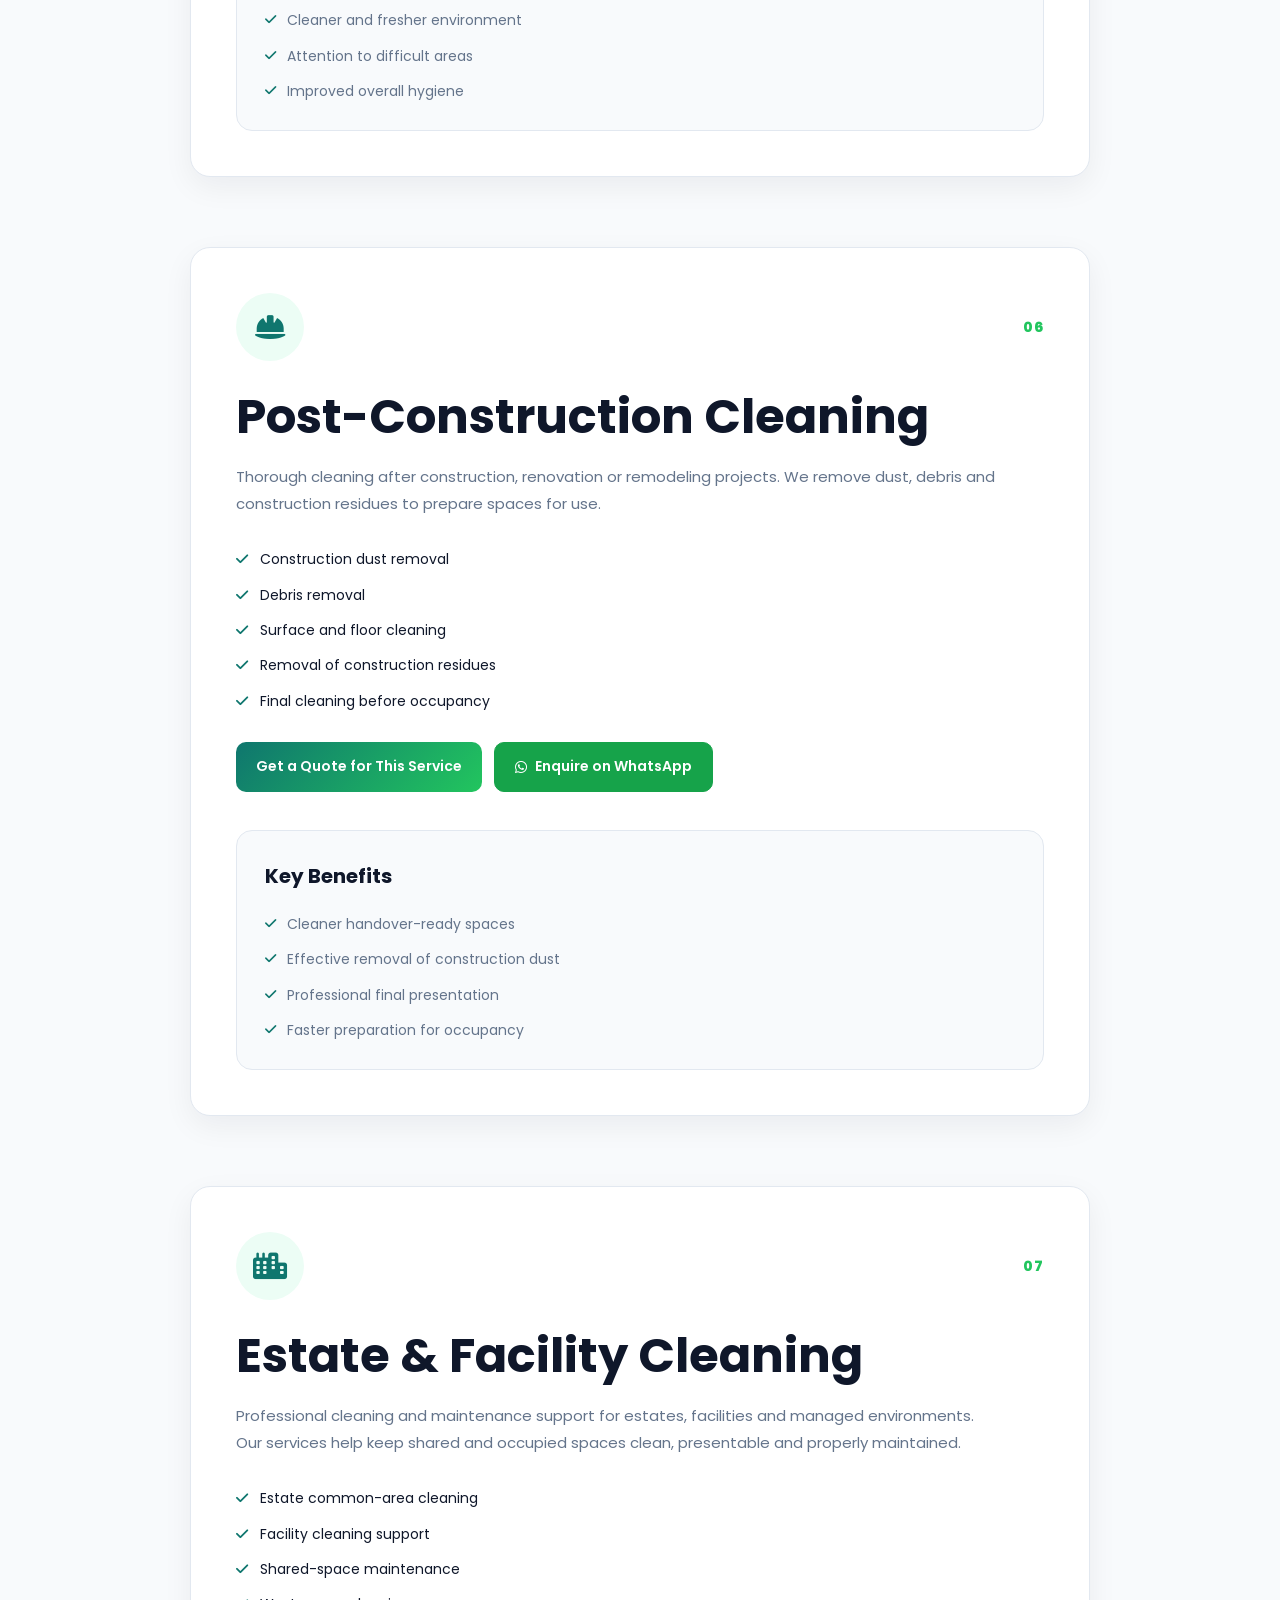
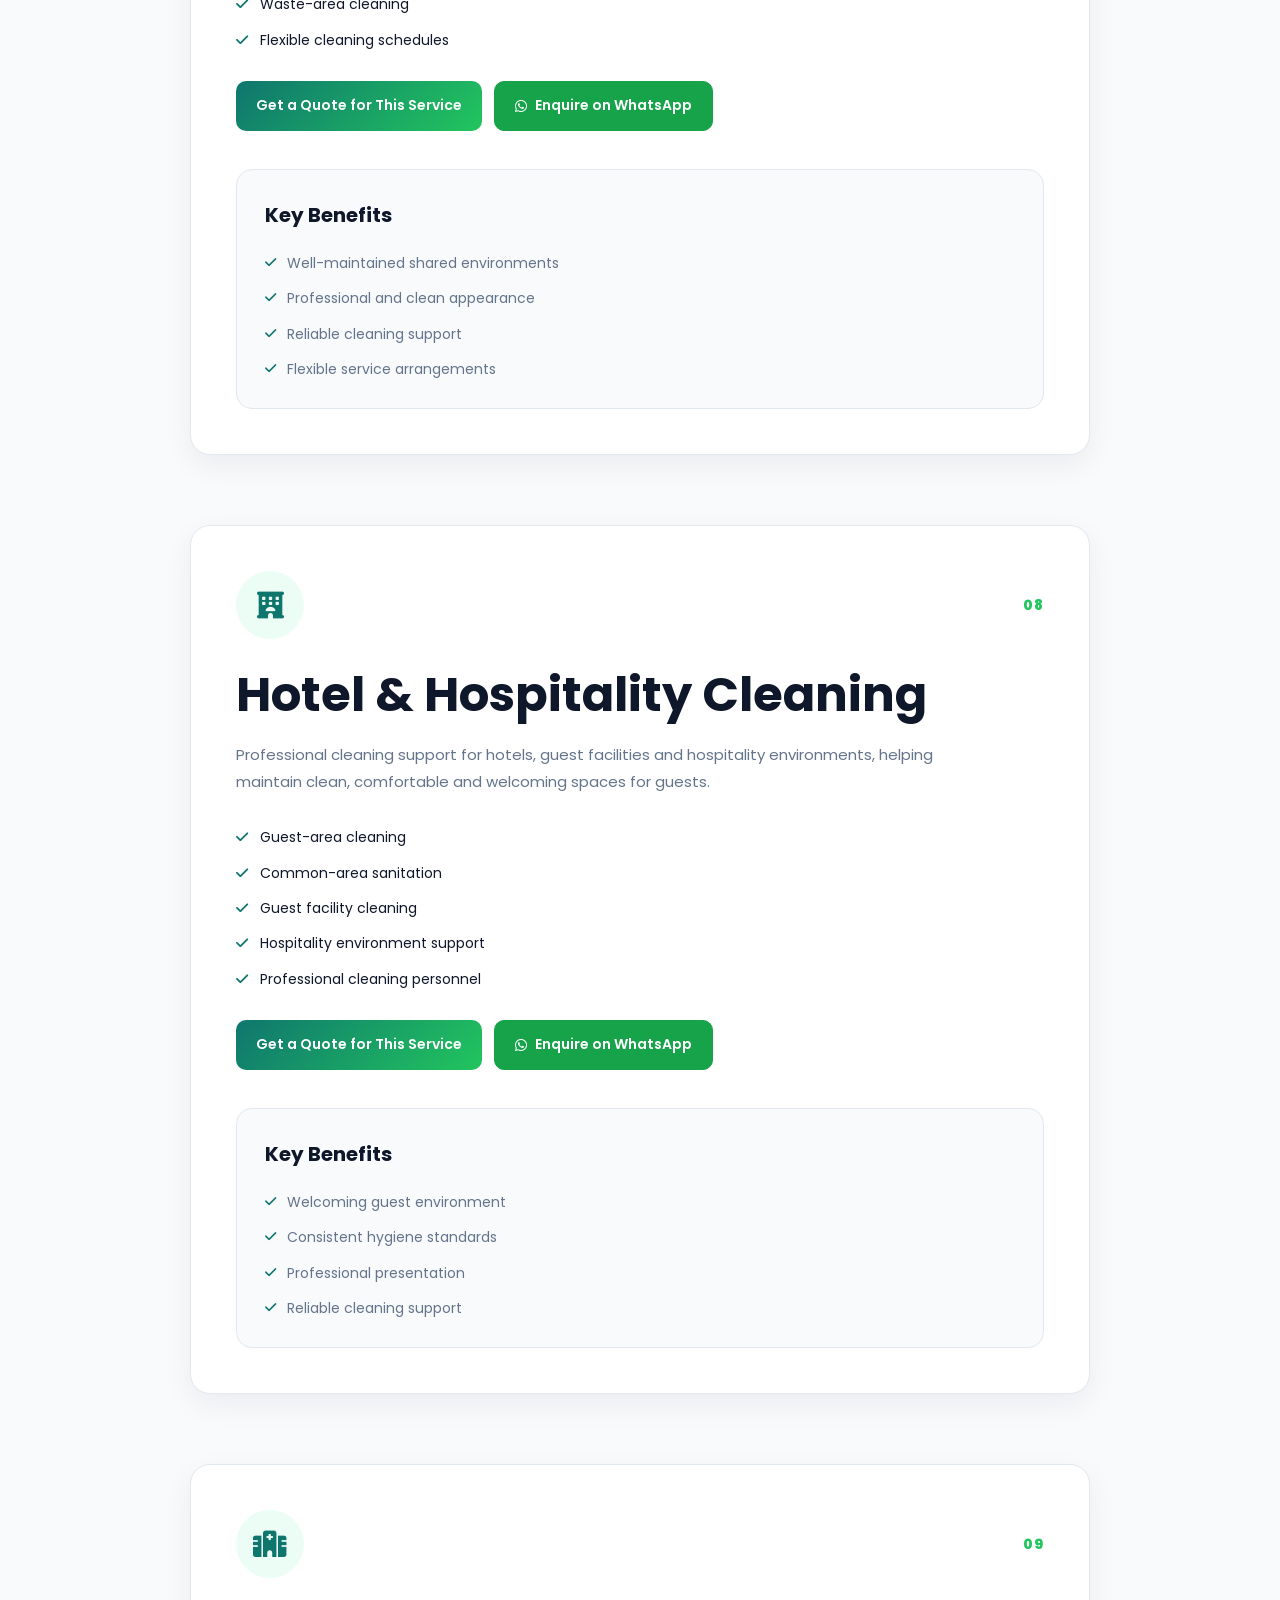
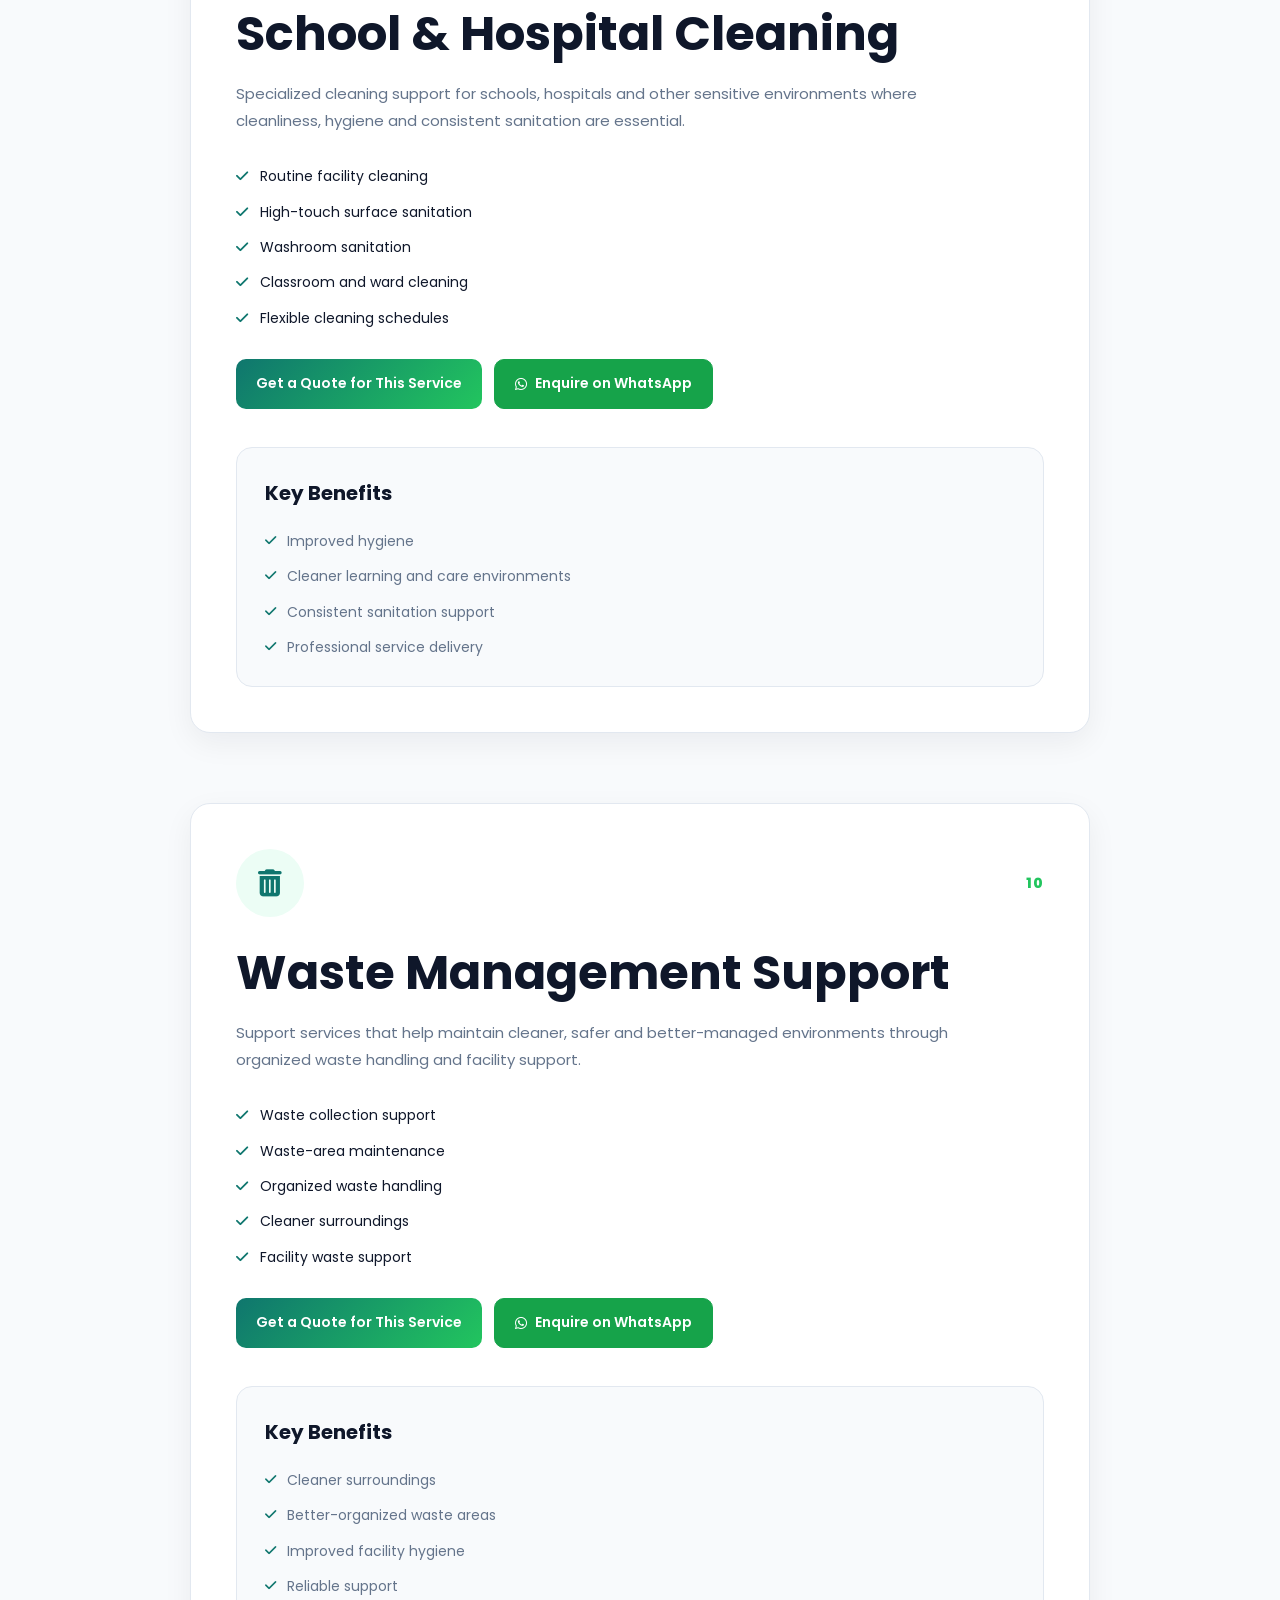
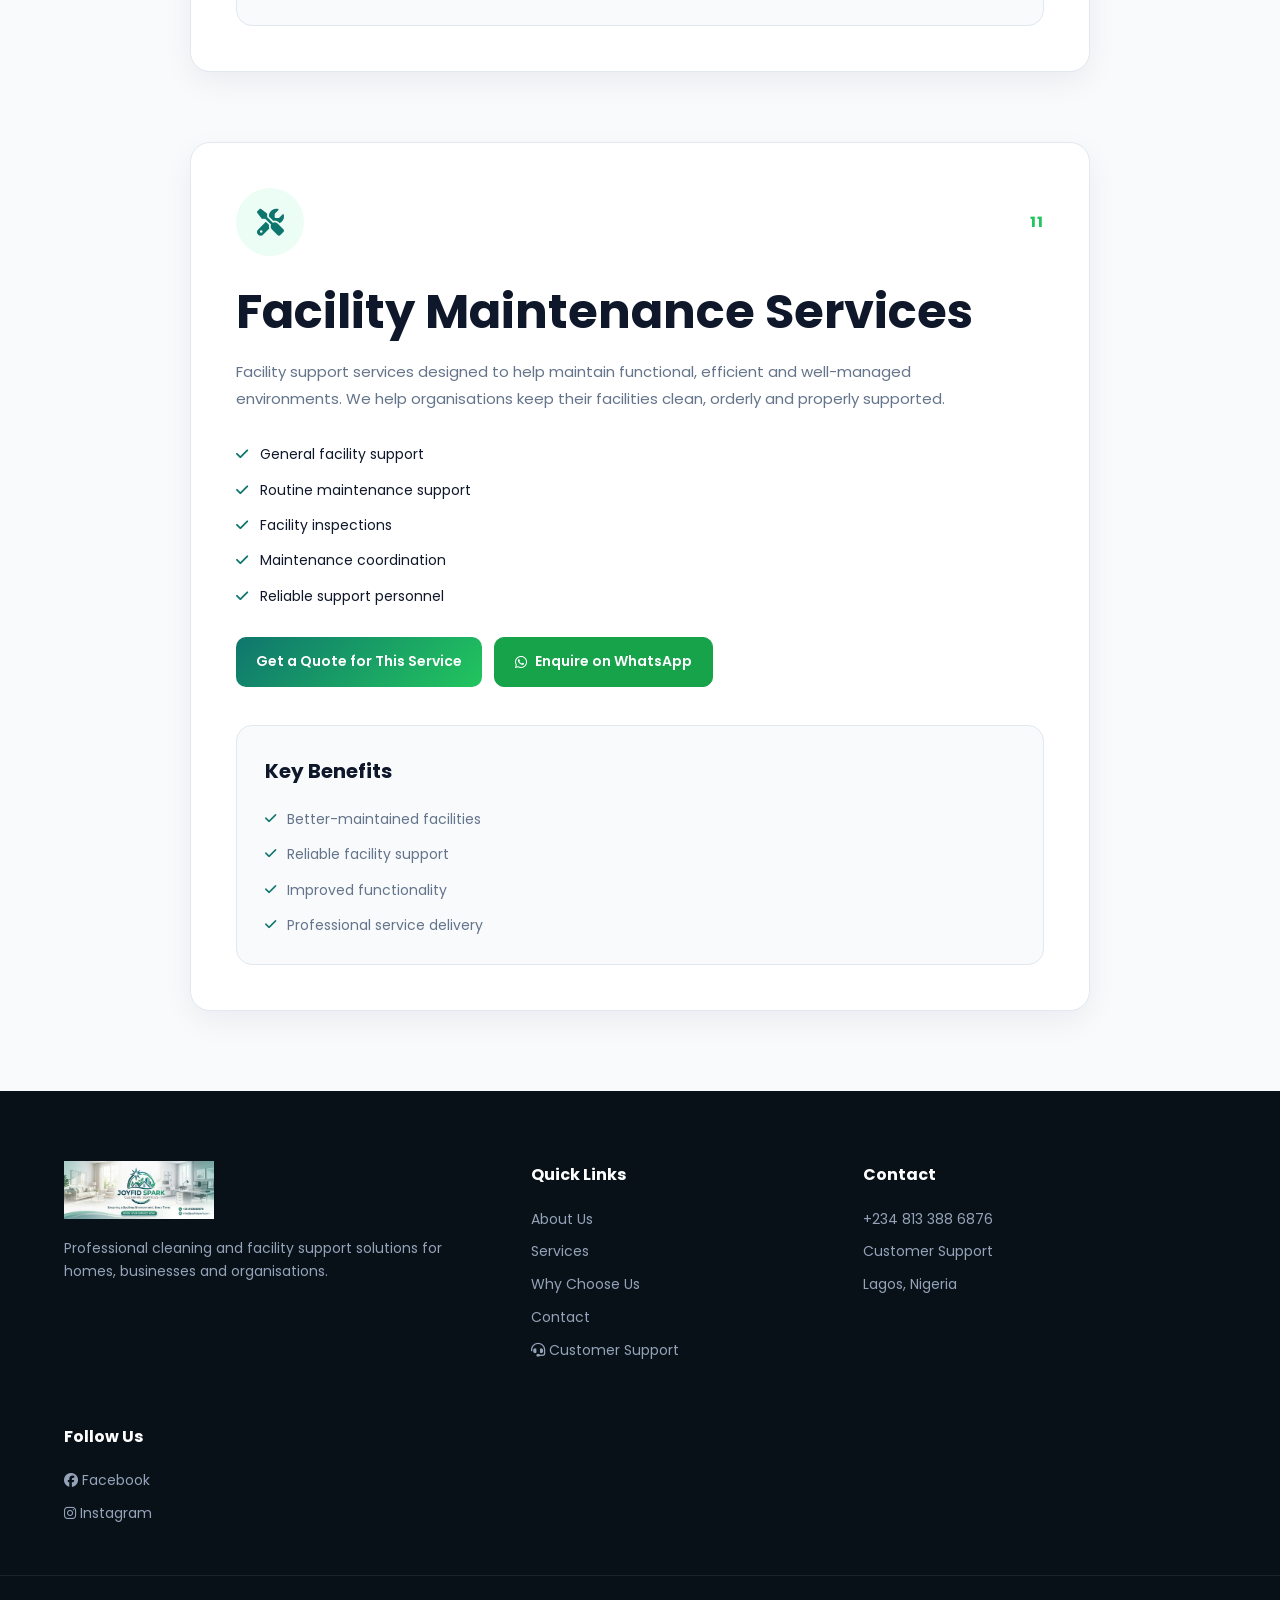
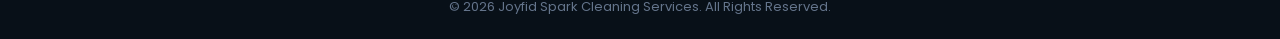
<file: JoyfidSpark/service-details.html>
<!DOCTYPE html>
<html lang="en">

<head>

    <meta charset="UTF-8">

    <meta
        name="viewport"
        content="width=device-width, initial-scale=1.0"
    >

    <meta
        name="description"
        content="Professional cleaning and facility support services from Joyfid Spark Cleaning Services."
    >

    <title>Service Details | Joyfid Spark Cleaning Services</title>

    <link rel="preconnect" href="https://fonts.googleapis.com">
    <link rel="preconnect" href="https://fonts.gstatic.com" crossorigin>

    <link
        href="https://fonts.googleapis.com/css2?family=Poppins:wght@400;500;600;700;800&display=swap"
        rel="stylesheet"
    >

    <link
        rel="stylesheet"
        href="https://cdnjs.cloudflare.com/ajax/libs/font-awesome/6.5.2/css/all.min.css"
    >

    <link rel="stylesheet" href="css/style.css">
    <link rel="stylesheet" href="service-details.css">

</head>


<body>

    <header class="site-header">

        <div class="container navbar">

            <a href="index.html" class="logo">

                <img
                    src="images/logo.png"
                    alt="Joyfid Spark Cleaning Services"
                >

            </a>


            <nav class="nav-links">

                <button
                    class="sidebar-close"
                    aria-label="Close navigation"
                >
                    &times;
                </button>


                <a href="index.html">
                    <i class="fa-solid fa-house"></i>
                    <span>Home</span>
                </a>


                <a href="about.html">
                    <i class="fa-solid fa-circle-info"></i>
                    <span>About</span>
                </a>


                <a href="services.html" class="active">
                    <i class="fa-solid fa-broom"></i>
                    <span>Services</span>
                </a>
                
                <a href="industries.html">
                    <i class="fa-solid fa-industry"></i>
                    <span>Industries</span>
                </a>
                
                                <a href="our-process.html">
                    <i class="fa-solid fa-list-check"></i>
                    <span>Our Process</span>
                </a>


                <a href="why-choose-us.html">
                    <i class="fa-solid fa-star"></i>
                    <span>Why Choose Us</span>
                </a>


                <a href="partnership.html">
                    <i class="fa-solid fa-handshake"></i>
                    <span>Partnership</span>
                </a>


                <a href="join-our-team.html">
                    <i class="fa-solid fa-users"></i>
                    <span>Career</span>
                </a>


                <a href="contact.html">
                    <i class="fa-solid fa-envelope"></i>
                    <span>Contact</span>
                </a>


                <a href="customer-support.html">
                    <i class="fa-solid fa-headset"></i>
                    <span>Customer Support</span>
                </a>

            </nav>


            <a
                href="contact.html"
                class="btn btn-primary nav-cta"
            >
                Get a Quote
            </a>


            <button
                class="menu-toggle"
                aria-label="Open navigation"
                aria-expanded="false"
            >
                <span></span>
                <span></span>
                <span></span>
            </button>

        </div>

    </header>


    <main>

        <section class="service-details">

            <div class="container">


                <article class="service-detail">

                    <div class="service-detail-top">

                        <div class="service-detail-icon">
                            <i class="fa-solid fa-users-gear"></i>
                        </div>

                        <span class="service-detail-number">
                            01
                        </span>

                    </div>


                    <h1>
                        Cleaning Staff Outsourcing
                    </h1>


                    <p class="service-detail-description">
                        Our flagship service. We recruit, screen, train,
                        and manage professional cleaning staff on your
                        behalf, providing them to you on daily, weekly,
                        monthly, or long-term contracts. You get professional
                        cleaners without the overhead of direct employment.
                        All staff are uniformed, insured, and supervised by
                        our team.
                    </p>


                    <ul class="service-detail-list">

                        <li>
                            <i class="fa-solid fa-check"></i>
                            <span>
                                Background-checked personnel
                            </span>
                        </li>

                        <li>
                            <i class="fa-solid fa-check"></i>
                            <span>
                                Uniformed & branded staff
                            </span>
                        </li>

                        <li>
                            <i class="fa-solid fa-check"></i>
                            <span>
                                On-site supervisor provided
                            </span>
                        </li>

                        <li>
                            <i class="fa-solid fa-check"></i>
                            <span>
                                Performance monitoring
                            </span>
                        </li>

                        <li>
                            <i class="fa-solid fa-check"></i>
                            <span>
                                Monthly reporting
                            </span>
                        </li>

                    </ul>


                    <div class="service-detail-actions">

                        <a
                            href="contact.html"
                            class="btn btn-primary"
                        >
                            Get a Quote for This Service
                        </a>


                        <a
                            href="https://wa.me/2348133886876?text=Hello%20Joyfid%20Spark%2C%20I%20would%20like%20to%20enquire%20about%20Cleaning%20Staff%20Outsourcing."
                            class="btn whatsapp-btn"
                            target="_blank"
                            rel="noopener"
                        >
                            <i class="fa-brands fa-whatsapp"></i>
                            Enquire on WhatsApp
                        </a>

                    </div>


                    <div class="key-benefits">

                        <h2>
                            Key Benefits
                        </h2>


                        <ul>

                            <li>
                                <i class="fa-solid fa-check"></i>
                                <span>
                                    No recruitment or HR overhead
                                </span>
                            </li>

                            <li>
                                <i class="fa-solid fa-check"></i>
                                <span>
                                    Staff are insured and covered
                                </span>
                            </li>

                            <li>
                                <i class="fa-solid fa-check"></i>
                                <span>
                                    Replacements provided immediately
                                    if staff are absent
                                </span>
                            </li>

                            <li>
                                <i class="fa-solid fa-check"></i>
                                <span>
                                    All equipment and consumables included
                                </span>
                            </li>

                            <li>
                                <i class="fa-solid fa-check"></i>
                                <span>
                                    Flexible contract terms
                                </span>
                            </li>

                            <li>
                                <i class="fa-solid fa-check"></i>
                                <span>
                                    Supervisory oversight included
                                </span>
                            </li>

                        </ul>

                    </div>

                </article>
                
                                <article class="service-detail">

                    <div class="service-detail-top">

                        <div class="service-detail-icon">
                            <i class="fa-solid fa-building"></i>
                        </div>

                        <span class="service-detail-number">
                            02
                        </span>

                    </div>


                    <h1>
                        Corporate & Office Cleaning
                    </h1>


                    <p class="service-detail-description">
                        Comprehensive cleaning programs designed to keep
                        offices, corporate buildings and professional
                        workspaces clean, organized and presentable.
                    </p>


                    <ul class="service-detail-list">

                        <li>
                            <i class="fa-solid fa-check"></i>
                            <span>
                                Daily and scheduled office cleaning
                            </span>
                        </li>

                        <li>
                            <i class="fa-solid fa-check"></i>
                            <span>
                                Reception and common-area cleaning
                            </span>
                        </li>

                        <li>
                            <i class="fa-solid fa-check"></i>
                            <span>
                                Washroom sanitation
                            </span>
                        </li>

                        <li>
                            <i class="fa-solid fa-check"></i>
                            <span>
                                Kitchen and staff-area cleaning
                            </span>
                        </li>

                        <li>
                            <i class="fa-solid fa-check"></i>
                            <span>
                                Waste collection and disposal support
                            </span>
                        </li>

                    </ul>


                    <div class="service-detail-actions">

                        <a
                            href="contact.html"
                            class="btn btn-primary"
                        >
                            Get a Quote for This Service
                        </a>

                        <a
                            href="https://wa.me/2348133886876?text=Hello%20Joyfid%20Spark%2C%20I%20would%20like%20to%20enquire%20about%20Corporate%20%26%20Office%20Cleaning."
                            class="btn whatsapp-btn"
                            target="_blank"
                            rel="noopener"
                        >
                            <i class="fa-brands fa-whatsapp"></i>
                            Enquire on WhatsApp
                        </a>

                    </div>


                    <div class="key-benefits">

                        <h2>
                            Key Benefits
                        </h2>

                        <ul>

                            <li>
                                <i class="fa-solid fa-check"></i>
                                <span>
                                    Professional and presentable workspace
                                </span>
                            </li>

                            <li>
                                <i class="fa-solid fa-check"></i>
                                <span>
                                    Consistent cleaning standards
                                </span>
                            </li>

                            <li>
                                <i class="fa-solid fa-check"></i>
                                <span>
                                    Flexible cleaning schedules
                                </span>
                            </li>

                            <li>
                                <i class="fa-solid fa-check"></i>
                                <span>
                                    Improved workplace hygiene
                                </span>
                            </li>

                            <li>
                                <i class="fa-solid fa-check"></i>
                                <span>
                                    Reliable professional personnel
                                </span>
                            </li>

                        </ul>

                    </div>

                </article>


                <article class="service-detail">

                    <div class="service-detail-top">

                        <div class="service-detail-icon">
                            <i class="fa-solid fa-house"></i>
                        </div>

                        <span class="service-detail-number">
                            03
                        </span>

                    </div>


                    <h1>
                        Residential Cleaning
                    </h1>


                    <p class="service-detail-description">
                        Reliable home cleaning services tailored to your
                        schedule and specific requirements, helping you
                        maintain a fresh, comfortable and hygienic home.
                    </p>


                    <ul class="service-detail-list">

                        <li>
                            <i class="fa-solid fa-check"></i>
                            <span>
                                General home cleaning
                            </span>
                        </li>

                        <li>
                            <i class="fa-solid fa-check"></i>
                            <span>
                                Kitchen cleaning
                            </span>
                        </li>

                        <li>
                            <i class="fa-solid fa-check"></i>
                            <span>
                                Bathroom and toilet sanitation
                            </span>
                        </li>

                        <li>
                            <i class="fa-solid fa-check"></i>
                            <span>
                                Bedroom and living-area cleaning
                            </span>
                        </li>

                        <li>
                            <i class="fa-solid fa-check"></i>
                            <span>
                                Customized cleaning schedules
                            </span>
                        </li>

                    </ul>


                    <div class="service-detail-actions">

                        <a
                            href="contact.html"
                            class="btn btn-primary"
                        >
                            Get a Quote for This Service
                        </a>

                        <a
                            href="https://wa.me/2348133886876?text=Hello%20Joyfid%20Spark%2C%20I%20would%20like%20to%20enquire%20about%20Residential%20Cleaning."
                            class="btn whatsapp-btn"
                            target="_blank"
                            rel="noopener"
                        >
                            <i class="fa-brands fa-whatsapp"></i>
                            Enquire on WhatsApp
                        </a>

                    </div>


                    <div class="key-benefits">

                        <h2>
                            Key Benefits
                        </h2>

                        <ul>

                            <li>
                                <i class="fa-solid fa-check"></i>
                                <span>
                                    Cleaner and more comfortable home
                                </span>
                            </li>

                            <li>
                                <i class="fa-solid fa-check"></i>
                                <span>
                                    Flexible service arrangements
                                </span>
                            </li>

                            <li>
                                <i class="fa-solid fa-check"></i>
                                <span>
                                    Professional cleaning personnel
                                </span>
                            </li>

                            <li>
                                <i class="fa-solid fa-check"></i>
                                <span>
                                    Thorough attention to detail
                                </span>
                            </li>

                            <li>
                                <i class="fa-solid fa-check"></i>
                                <span>
                                    More time for your daily activities
                                </span>
                            </li>

                        </ul>

                    </div>

                </article>


                <article class="service-detail">

                    <div class="service-detail-top">

                        <div class="service-detail-icon">
                            <i class="fa-solid fa-spray-can-sparkles"></i>
                        </div>

                        <span class="service-detail-number">
                            04
                        </span>

                    </div>


                    <h1>
                        Janitorial Services
                    </h1>


                    <p class="service-detail-description">
                        Ongoing daily janitorial and sanitation services for
                        commercial and institutional facilities, ensuring
                        your environment remains clean, orderly and hygienic.
                    </p>


                    <ul class="service-detail-list">

                        <li>
                            <i class="fa-solid fa-check"></i>
                            <span>
                                Daily janitorial services
                            </span>
                        </li>

                        <li>
                            <i class="fa-solid fa-check"></i>
                            <span>
                                Floor and surface cleaning
                            </span>
                        </li>

                        <li>
                            <i class="fa-solid fa-check"></i>
                            <span>
                                Washroom maintenance
                            </span>
                        </li>

                        <li>
                            <i class="fa-solid fa-check"></i>
                            <span>
                                Dusting and sanitation
                            </span>
                        </li>

                        <li>
                            <i class="fa-solid fa-check"></i>
                            <span>
                                Waste management support
                            </span>
                        </li>

                    </ul>


                    <div class="service-detail-actions">

                        <a
                            href="contact.html"
                            class="btn btn-primary"
                        >
                            Get a Quote for This Service
                        </a>

                        <a
                            href="https://wa.me/2348133886876?text=Hello%20Joyfid%20Spark%2C%20I%20would%20like%20to%20enquire%20about%20Janitorial%20Services."
                            class="btn whatsapp-btn"
                            target="_blank"
                            rel="noopener"
                        >
                            <i class="fa-brands fa-whatsapp"></i>
                            Enquire on WhatsApp
                        </a>

                    </div>


                    <div class="key-benefits">

                        <h2>
                            Key Benefits
                        </h2>

                        <ul>

                            <li>
                                <i class="fa-solid fa-check"></i>
                                <span>
                                    Consistent facility cleanliness
                                </span>
                            </li>

                            <li>
                                <i class="fa-solid fa-check"></i>
                                <span>
                                    Improved workplace hygiene
                                </span>
                            </li>

                            <li>
                                <i class="fa-solid fa-check"></i>
                                <span>
                                    Regular sanitation support
                                </span>
                            </li>

                            <li>
                                <i class="fa-solid fa-check"></i>
                                <span>
                                    Professional janitorial personnel
                                </span>
                            </li>

                            <li>
                                <i class="fa-solid fa-check"></i>
                                <span>
                                    Flexible service schedules
                                </span>
                            </li>

                        </ul>

                    </div>

                </article>
                
                                <article class="service-detail">

                    <div class="service-detail-top">

                        <div class="service-detail-icon">
                            <i class="fa-solid fa-broom"></i>
                        </div>

                        <span class="service-detail-number">
                            05
                        </span>

                    </div>


                    <h1>
                        Deep Cleaning Services
                    </h1>


                    <p class="service-detail-description">
                        Intensive deep cleaning designed to reach areas that
                        are often missed during routine cleaning. We focus on
                        detailed cleaning of surfaces, high-contact areas and
                        hard-to-reach spaces.
                    </p>


                    <ul class="service-detail-list">

                        <li>
                            <i class="fa-solid fa-check"></i>
                            <span>
                                Detailed surface cleaning
                            </span>
                        </li>

                        <li>
                            <i class="fa-solid fa-check"></i>
                            <span>
                                High-contact area sanitation
                            </span>
                        </li>

                        <li>
                            <i class="fa-solid fa-check"></i>
                            <span>
                                Hard-to-reach area cleaning
                            </span>
                        </li>

                        <li>
                            <i class="fa-solid fa-check"></i>
                            <span>
                                Kitchen and bathroom deep cleaning
                            </span>
                        </li>

                        <li>
                            <i class="fa-solid fa-check"></i>
                            <span>
                                Thorough dust and dirt removal
                            </span>
                        </li>

                    </ul>


                    <div class="service-detail-actions">

                        <a
                            href="contact.html"
                            class="btn btn-primary"
                        >
                            Get a Quote for This Service
                        </a>

                        <a
                            href="https://wa.me/2348133886876?text=Hello%20Joyfid%20Spark%2C%20I%20would%20like%20to%20enquire%20about%20Deep%20Cleaning%20Services."
                            class="btn whatsapp-btn"
                            target="_blank"
                            rel="noopener"
                        >
                            <i class="fa-brands fa-whatsapp"></i>
                            Enquire on WhatsApp
                        </a>

                    </div>


                    <div class="key-benefits">

                        <h2>
                            Key Benefits
                        </h2>

                        <ul>

                            <li>
                                <i class="fa-solid fa-check"></i>
                                <span>
                                    Thorough cleaning beyond routine service
                                </span>
                            </li>

                            <li>
                                <i class="fa-solid fa-check"></i>
                                <span>
                                    Cleaner and fresher environment
                                </span>
                            </li>

                            <li>
                                <i class="fa-solid fa-check"></i>
                                <span>
                                    Attention to difficult areas
                                </span>
                            </li>

                            <li>
                                <i class="fa-solid fa-check"></i>
                                <span>
                                    Improved overall hygiene
                                </span>
                            </li>

                        </ul>

                    </div>

                </article>


                <article class="service-detail">

                    <div class="service-detail-top">

                        <div class="service-detail-icon">
                            <i class="fa-solid fa-helmet-safety"></i>
                        </div>

                        <span class="service-detail-number">
                            06
                        </span>

                    </div>


                    <h1>
                        Post-Construction Cleaning
                    </h1>


                    <p class="service-detail-description">
                        Thorough cleaning after construction, renovation or
                        remodeling projects. We remove dust, debris and
                        construction residues to prepare spaces for use.
                    </p>


                    <ul class="service-detail-list">

                        <li>
                            <i class="fa-solid fa-check"></i>
                            <span>
                                Construction dust removal
                            </span>
                        </li>

                        <li>
                            <i class="fa-solid fa-check"></i>
                            <span>
                                Debris removal
                            </span>
                        </li>

                        <li>
                            <i class="fa-solid fa-check"></i>
                            <span>
                                Surface and floor cleaning
                            </span>
                        </li>

                        <li>
                            <i class="fa-solid fa-check"></i>
                            <span>
                                Removal of construction residues
                            </span>
                        </li>

                        <li>
                            <i class="fa-solid fa-check"></i>
                            <span>
                                Final cleaning before occupancy
                            </span>
                        </li>

                    </ul>


                    <div class="service-detail-actions">

                        <a
                            href="contact.html"
                            class="btn btn-primary"
                        >
                            Get a Quote for This Service
                        </a>

                        <a
                            href="https://wa.me/2348133886876?text=Hello%20Joyfid%20Spark%2C%20I%20would%20like%20to%20enquire%20about%20Post-Construction%20Cleaning."
                            class="btn whatsapp-btn"
                            target="_blank"
                            rel="noopener"
                        >
                            <i class="fa-brands fa-whatsapp"></i>
                            Enquire on WhatsApp
                        </a>

                    </div>


                    <div class="key-benefits">

                        <h2>
                            Key Benefits
                        </h2>

                        <ul>

                            <li>
                                <i class="fa-solid fa-check"></i>
                                <span>
                                    Cleaner handover-ready spaces
                                </span>
                            </li>

                            <li>
                                <i class="fa-solid fa-check"></i>
                                <span>
                                    Effective removal of construction dust
                                </span>
                            </li>

                            <li>
                                <i class="fa-solid fa-check"></i>
                                <span>
                                    Professional final presentation
                                </span>
                            </li>

                            <li>
                                <i class="fa-solid fa-check"></i>
                                <span>
                                    Faster preparation for occupancy
                                </span>
                            </li>

                        </ul>

                    </div>

                </article>


                <article class="service-detail">

                    <div class="service-detail-top">

                        <div class="service-detail-icon">
                            <i class="fa-solid fa-city"></i>
                        </div>

                        <span class="service-detail-number">
                            07
                        </span>

                    </div>


                    <h1>
                        Estate & Facility Cleaning
                    </h1>


                    <p class="service-detail-description">
                        Professional cleaning and maintenance support for
                        estates, facilities and managed environments. Our
                        services help keep shared and occupied spaces clean,
                        presentable and properly maintained.
                    </p>


                    <ul class="service-detail-list">

                        <li>
                            <i class="fa-solid fa-check"></i>
                            <span>
                                Estate common-area cleaning
                            </span>
                        </li>

                        <li>
                            <i class="fa-solid fa-check"></i>
                            <span>
                                Facility cleaning support
                            </span>
                        </li>

                        <li>
                            <i class="fa-solid fa-check"></i>
                            <span>
                                Shared-space maintenance
                            </span>
                        </li>

                        <li>
                            <i class="fa-solid fa-check"></i>
                            <span>
                                Waste-area cleaning
                            </span>
                        </li>

                        <li>
                            <i class="fa-solid fa-check"></i>
                            <span>
                                Flexible cleaning schedules
                            </span>
                        </li>

                    </ul>


                    <div class="service-detail-actions">

                        <a
                            href="contact.html"
                            class="btn btn-primary"
                        >
                            Get a Quote for This Service
                        </a>

                        <a
                            href="https://wa.me/2348133886876?text=Hello%20Joyfid%20Spark%2C%20I%20would%20like%20to%20enquire%20about%20Estate%20%26%20Facility%20Cleaning."
                            class="btn whatsapp-btn"
                            target="_blank"
                            rel="noopener"
                        >
                            <i class="fa-brands fa-whatsapp"></i>
                            Enquire on WhatsApp
                        </a>

                    </div>


                    <div class="key-benefits">

                        <h2>
                            Key Benefits
                        </h2>

                        <ul>

                            <li>
                                <i class="fa-solid fa-check"></i>
                                <span>
                                    Well-maintained shared environments
                                </span>
                            </li>

                            <li>
                                <i class="fa-solid fa-check"></i>
                                <span>
                                    Professional and clean appearance
                                </span>
                            </li>

                            <li>
                                <i class="fa-solid fa-check"></i>
                                <span>
                                    Reliable cleaning support
                                </span>
                            </li>

                            <li>
                                <i class="fa-solid fa-check"></i>
                                <span>
                                    Flexible service arrangements
                                </span>
                            </li>

                        </ul>

                    </div>

                </article>


                <article class="service-detail">

                    <div class="service-detail-top">

                        <div class="service-detail-icon">
                            <i class="fa-solid fa-hotel"></i>
                        </div>

                        <span class="service-detail-number">
                            08
                        </span>

                    </div>


                    <h1>
                        Hotel & Hospitality Cleaning
                    </h1>


                    <p class="service-detail-description">
                        Professional cleaning support for hotels, guest
                        facilities and hospitality environments, helping
                        maintain clean, comfortable and welcoming spaces
                        for guests.
                    </p>


                    <ul class="service-detail-list">

                        <li>
                            <i class="fa-solid fa-check"></i>
                            <span>
                                Guest-area cleaning
                            </span>
                        </li>

                        <li>
                            <i class="fa-solid fa-check"></i>
                            <span>
                                Common-area sanitation
                            </span>
                        </li>

                        <li>
                            <i class="fa-solid fa-check"></i>
                            <span>
                                Guest facility cleaning
                            </span>
                        </li>

                        <li>
                            <i class="fa-solid fa-check"></i>
                            <span>
                                Hospitality environment support
                            </span>
                        </li>

                        <li>
                            <i class="fa-solid fa-check"></i>
                            <span>
                                Professional cleaning personnel
                            </span>
                        </li>

                    </ul>


                    <div class="service-detail-actions">

                        <a
                            href="contact.html"
                            class="btn btn-primary"
                        >
                            Get a Quote for This Service
                        </a>

                        <a
                            href="https://wa.me/2348133886876?text=Hello%20Joyfid%20Spark%2C%20I%20would%20like%20to%20enquire%20about%20Hotel%20%26%20Hospitality%20Cleaning."
                            class="btn whatsapp-btn"
                            target="_blank"
                            rel="noopener"
                        >
                            <i class="fa-brands fa-whatsapp"></i>
                            Enquire on WhatsApp
                        </a>

                    </div>


                    <div class="key-benefits">

                        <h2>
                            Key Benefits
                        </h2>

                        <ul>

                            <li>
                                <i class="fa-solid fa-check"></i>
                                <span>
                                    Welcoming guest environment
                                </span>
                            </li>

                            <li>
                                <i class="fa-solid fa-check"></i>
                                <span>
                                    Consistent hygiene standards
                                </span>
                            </li>

                            <li>
                                <i class="fa-solid fa-check"></i>
                                <span>
                                    Professional presentation
                                </span>
                            </li>

                            <li>
                                <i class="fa-solid fa-check"></i>
                                <span>
                                    Reliable cleaning support
                                </span>
                            </li>

                        </ul>

                    </div>

                </article>
                
                                <article class="service-detail">

                    <div class="service-detail-top">

                        <div class="service-detail-icon">
                            <i class="fa-solid fa-hospital"></i>
                        </div>

                        <span class="service-detail-number">
                            09
                        </span>

                    </div>


                    <h1>
                        School & Hospital Cleaning
                    </h1>


                    <p class="service-detail-description">
                        Specialized cleaning support for schools, hospitals
                        and other sensitive environments where cleanliness,
                        hygiene and consistent sanitation are essential.
                    </p>


                    <ul class="service-detail-list">

                        <li>
                            <i class="fa-solid fa-check"></i>
                            <span>
                                Routine facility cleaning
                            </span>
                        </li>

                        <li>
                            <i class="fa-solid fa-check"></i>
                            <span>
                                High-touch surface sanitation
                            </span>
                        </li>

                        <li>
                            <i class="fa-solid fa-check"></i>
                            <span>
                                Washroom sanitation
                            </span>
                        </li>

                        <li>
                            <i class="fa-solid fa-check"></i>
                            <span>
                                Classroom and ward cleaning
                            </span>
                        </li>

                        <li>
                            <i class="fa-solid fa-check"></i>
                            <span>
                                Flexible cleaning schedules
                            </span>
                        </li>

                    </ul>


                    <div class="service-detail-actions">

                        <a
                            href="contact.html"
                            class="btn btn-primary"
                        >
                            Get a Quote for This Service
                        </a>

                        <a
                            href="https://wa.me/2348133886876?text=Hello%20Joyfid%20Spark%2C%20I%20would%20like%20to%20enquire%20about%20School%20%26%20Hospital%20Cleaning."
                            class="btn whatsapp-btn"
                            target="_blank"
                            rel="noopener"
                        >
                            <i class="fa-brands fa-whatsapp"></i>
                            Enquire on WhatsApp
                        </a>

                    </div>


                    <div class="key-benefits">

                        <h2>
                            Key Benefits
                        </h2>

                        <ul>

                            <li>
                                <i class="fa-solid fa-check"></i>
                                <span>
                                    Improved hygiene
                                </span>
                            </li>

                            <li>
                                <i class="fa-solid fa-check"></i>
                                <span>
                                    Cleaner learning and care environments
                                </span>
                            </li>

                            <li>
                                <i class="fa-solid fa-check"></i>
                                <span>
                                    Consistent sanitation support
                                </span>
                            </li>

                            <li>
                                <i class="fa-solid fa-check"></i>
                                <span>
                                    Professional service delivery
                                </span>
                            </li>

                        </ul>

                    </div>

                </article>


                <article class="service-detail">

                    <div class="service-detail-top">

                        <div class="service-detail-icon">
                            <i class="fa-solid fa-trash-can"></i>
                        </div>

                        <span class="service-detail-number">
                            10
                        </span>

                    </div>


                    <h1>
                        Waste Management Support
                    </h1>


                    <p class="service-detail-description">
                        Support services that help maintain cleaner, safer
                        and better-managed environments through organized
                        waste handling and facility support.
                    </p>


                    <ul class="service-detail-list">

                        <li>
                            <i class="fa-solid fa-check"></i>
                            <span>
                                Waste collection support
                            </span>
                        </li>

                        <li>
                            <i class="fa-solid fa-check"></i>
                            <span>
                                Waste-area maintenance
                            </span>
                        </li>

                        <li>
                            <i class="fa-solid fa-check"></i>
                            <span>
                                Organized waste handling
                            </span>
                        </li>

                        <li>
                            <i class="fa-solid fa-check"></i>
                            <span>
                                Cleaner surroundings
                            </span>
                        </li>

                        <li>
                            <i class="fa-solid fa-check"></i>
                            <span>
                                Facility waste support
                            </span>
                        </li>

                    </ul>


                    <div class="service-detail-actions">

                        <a
                            href="contact.html"
                            class="btn btn-primary"
                        >
                            Get a Quote for This Service
                        </a>

                        <a
                            href="https://wa.me/2348133886876?text=Hello%20Joyfid%20Spark%2C%20I%20would%20like%20to%20enquire%20about%20Waste%20Management%20Support."
                            class="btn whatsapp-btn"
                            target="_blank"
                            rel="noopener"
                        >
                            <i class="fa-brands fa-whatsapp"></i>
                            Enquire on WhatsApp
                        </a>

                    </div>


                    <div class="key-benefits">

                        <h2>
                            Key Benefits
                        </h2>

                        <ul>

                            <li>
                                <i class="fa-solid fa-check"></i>
                                <span>
                                    Cleaner surroundings
                                </span>
                            </li>

                            <li>
                                <i class="fa-solid fa-check"></i>
                                <span>
                                    Better-organized waste areas
                                </span>
                            </li>

                            <li>
                                <i class="fa-solid fa-check"></i>
                                <span>
                                    Improved facility hygiene
                                </span>
                            </li>

                            <li>
                                <i class="fa-solid fa-check"></i>
                                <span>
                                    Reliable support
                                </span>
                            </li>

                        </ul>

                    </div>

                </article>


                <article class="service-detail">

                    <div class="service-detail-top">

                        <div class="service-detail-icon">
                            <i class="fa-solid fa-screwdriver-wrench"></i>
                        </div>

                        <span class="service-detail-number">
                            11
                        </span>

                    </div>


                    <h1>
                        Facility Maintenance Services
                    </h1>


                    <p class="service-detail-description">
                        Facility support services designed to help maintain
                        functional, efficient and well-managed environments.
                        We help organisations keep their facilities clean,
                        orderly and properly supported.
                    </p>


                    <ul class="service-detail-list">

                        <li>
                            <i class="fa-solid fa-check"></i>
                            <span>
                                General facility support
                            </span>
                        </li>

                        <li>
                            <i class="fa-solid fa-check"></i>
                            <span>
                                Routine maintenance support
                            </span>
                        </li>

                        <li>
                            <i class="fa-solid fa-check"></i>
                            <span>
                                Facility inspections
                            </span>
                        </li>

                        <li>
                            <i class="fa-solid fa-check"></i>
                            <span>
                                Maintenance coordination
                            </span>
                        </li>

                        <li>
                            <i class="fa-solid fa-check"></i>
                            <span>
                                Reliable support personnel
                            </span>
                        </li>

                    </ul>


                    <div class="service-detail-actions">

                        <a
                            href="contact.html"
                            class="btn btn-primary"
                        >
                            Get a Quote for This Service
                        </a>

                        <a
                            href="https://wa.me/2348133886876?text=Hello%20Joyfid%20Spark%2C%20I%20would%20like%20to%20enquire%20about%20Facility%20Maintenance%20Services."
                            class="btn whatsapp-btn"
                            target="_blank"
                            rel="noopener"
                        >
                            <i class="fa-brands fa-whatsapp"></i>
                            Enquire on WhatsApp
                        </a>

                    </div>


                    <div class="key-benefits">

                        <h2>
                            Key Benefits
                        </h2>

                        <ul>

                            <li>
                                <i class="fa-solid fa-check"></i>
                                <span>
                                    Better-maintained facilities
                                </span>
                            </li>

                            <li>
                                <i class="fa-solid fa-check"></i>
                                <span>
                                    Reliable facility support
                                </span>
                            </li>

                            <li>
                                <i class="fa-solid fa-check"></i>
                                <span>
                                    Improved functionality
                                </span>
                            </li>

                            <li>
                                <i class="fa-solid fa-check"></i>
                                <span>
                                    Professional service delivery
                                </span>
                            </li>

                        </ul>

                    </div>

                </article>


            </div>

        </section>

    </main>


    <footer class="site-footer">

        <div class="container footer-grid">

            <div class="footer-brand">

                <img
                    src="images/logo.jpg"
                    alt="Joyfid Spark Cleaning Services"
                >

                <p>
                    Professional cleaning and facility support solutions
                    for homes, businesses and organisations.
                </p>

            </div>


            <div class="footer-column">

                <h3>
                    Quick Links
                </h3>

                <a href="about.html">
                    About Us
                </a>

                <a href="services.html">
                    Services
                </a>

                <a href="why-choose-us.html">
                    Why Choose Us
                </a>

                <a href="contact.html">
                    Contact
                </a>
                
                     <a href="customer-support.html">
                    <i class="fa-solid fa-headset"></i>
                    <span>Customer Support</span>
                </a>

            </div>


            <div class="footer-column">

                <h3>
                    Contact
                </h3>

                <a href="tel:+2348133886876">
                    +234 813 388 6876
                </a>

                <a href="mailto:joyfidsparkcleaningservices@outlook.com">
                    Customer Support
                </a>

                <span>
                    Lagos, Nigeria
                </span>

            </div>


            <div class="footer-column">

                <h3>
                    Follow Us
                </h3>

                <a
                    href="https://www.facebook.com/JoyfidSpark"
                    target="_blank"
                    rel="noopener"
                >
                    <i class="fa-brands fa-facebook"></i>
                    Facebook
                </a>

                <a
                    href="https://www.instagram.com/joyfidspark"
                    target="_blank"
                    rel="noopener"
                >
                    <i class="fa-brands fa-instagram"></i>
                    Instagram
                </a>

            </div>

        </div>


        <div class="footer-bottom">

            <div class="container">

                <p>
                    © 2026 Joyfid Spark Cleaning Services.
                    All Rights Reserved.
                </p>

            </div>

        </div>

    </footer>


    <script src="main.js"></script>

</body>

</html>
</file>
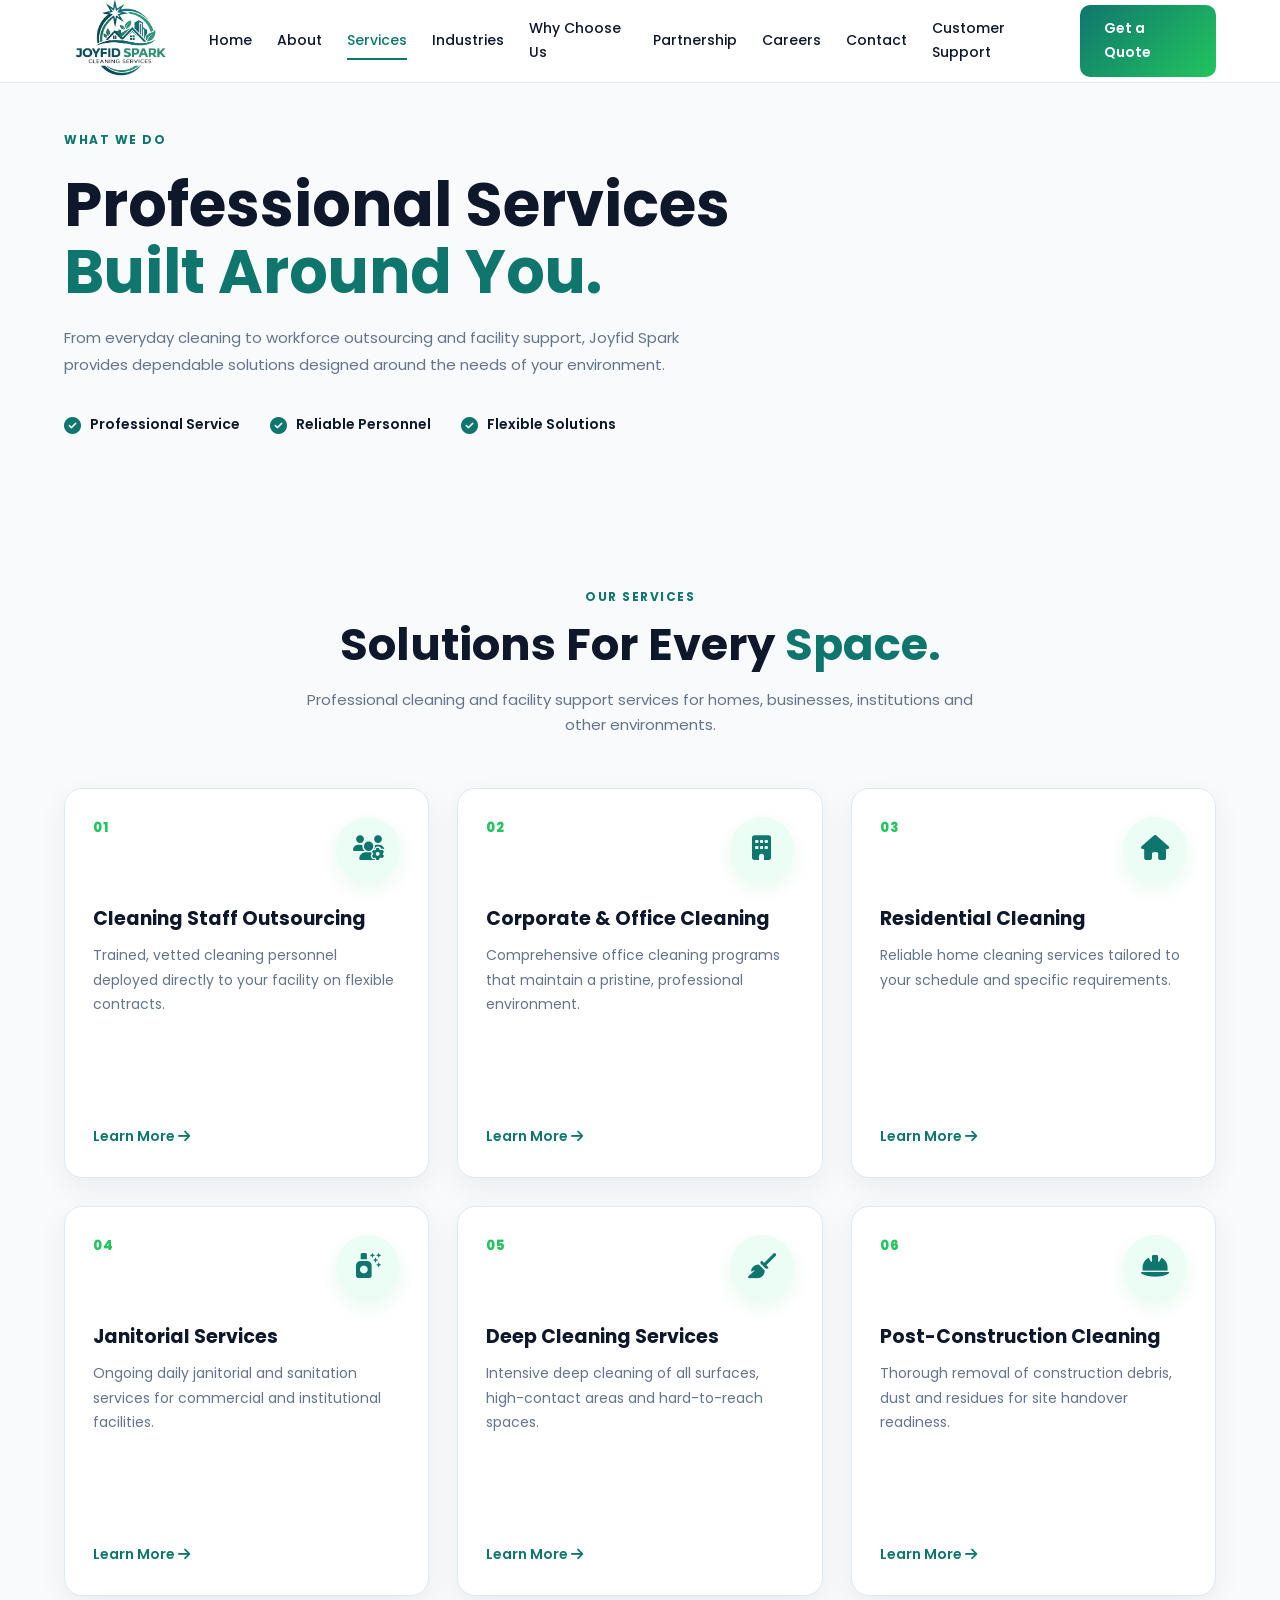
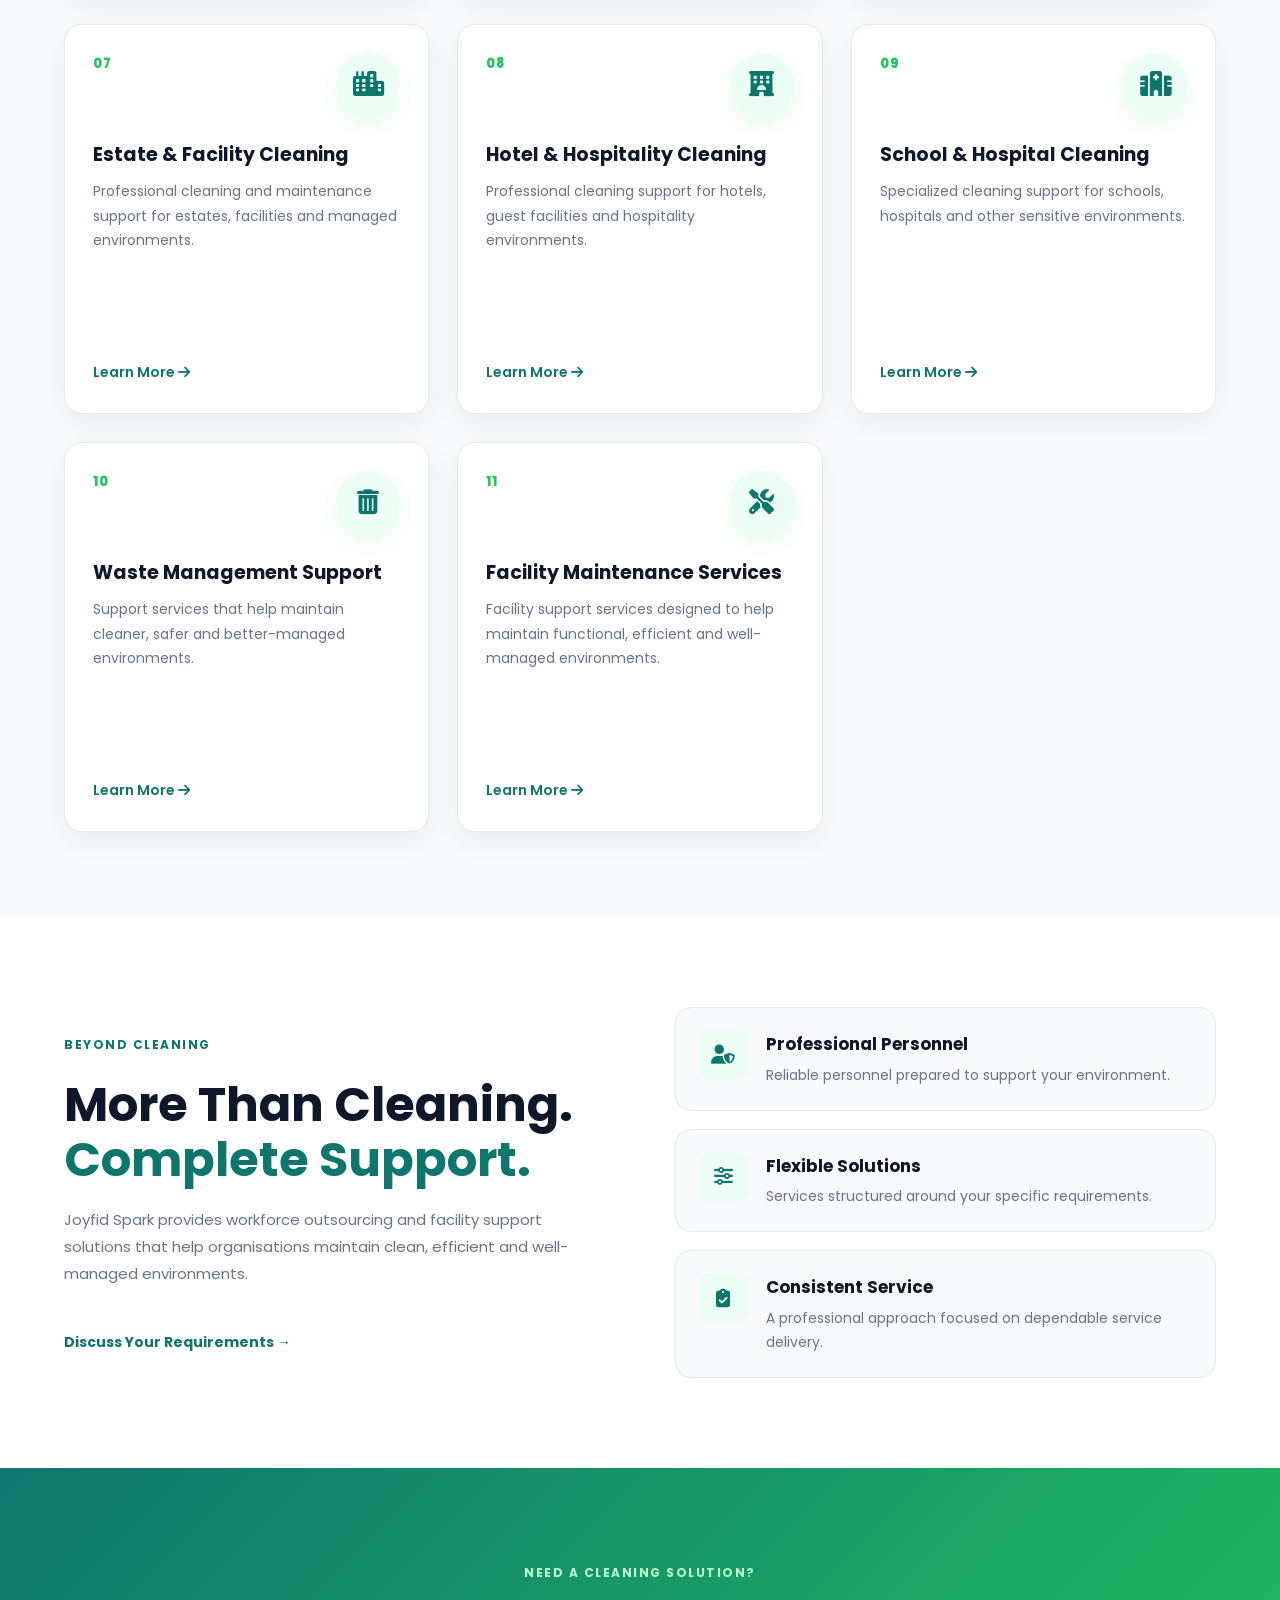
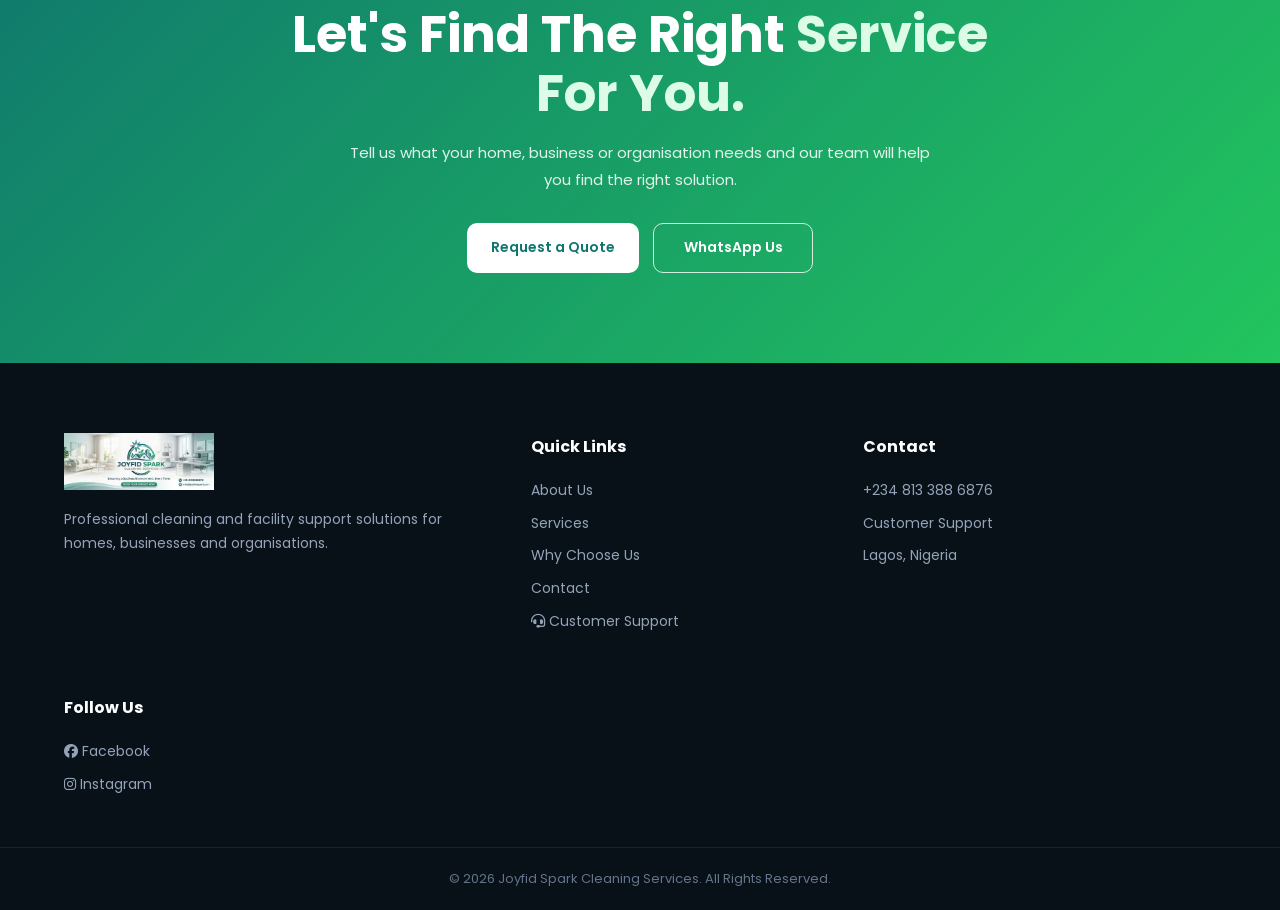
<file: JoyfidSpark/services.html>
<!DOCTYPE html>
<html lang="en">

<head>

    <meta charset="UTF-8">

    <meta
        name="viewport"
        content="width=device-width, initial-scale=1.0"
    >

    <meta
        name="description"
        content="Professional cleaning, workforce outsourcing and facility support services from Joyfid Spark Cleaning Services."
    >

    <title>Services | Joyfid Spark Cleaning Services</title>

    <link rel="preconnect" href="https://fonts.googleapis.com">
    <link rel="preconnect" href="https://fonts.gstatic.com" crossorigin>

    <link
        href="https://fonts.googleapis.com/css2?family=Poppins:wght@400;500;600;700;800&display=swap"
        rel="stylesheet"
    >

    <link
        rel="stylesheet"
        href="https://cdnjs.cloudflare.com/ajax/libs/font-awesome/6.5.2/css/all.min.css"
    >

    <link rel="stylesheet" href="css/style.css">
    <link rel="stylesheet" href="css/services.css">

</head>

<body>

    <header class="site-header">

        <div class="container navbar">

            <a href="index.html" class="logo">

                <img
                    src="images/logo.png"
                    alt="Joyfid Spark Cleaning Services"
                >

            </a>

            <nav class="nav-links">

                <button
                    class="sidebar-close"
                    aria-label="Close navigation"
                >
                    &times;
                </button>

                <a href="index.html">
                    <i class="fa-solid fa-house"></i>
                    <span>Home</span>
                </a>

                <a href="about.html">
                    <i class="fa-solid fa-circle-info"></i>
                    <span>About</span>
                </a>

                <a href="services.html" class="active">
                    <i class="fa-solid fa-broom"></i>
                    <span>Services</span>
                </a>
                
                                <a href="industries.html">
                    <i class="fa-solid fa-industry"></i>
                    <span>Industries</span>
                </a>

                <a href="why-choose-us.html">
                    <i class="fa-solid fa-star"></i>
                    <span>Why Choose Us</span>
                </a>

                <a href="partnership.html">
                    <i class="fa-solid fa-handshake"></i>
                    <span>Partnership</span>
                </a>

                <a href="join-our-team.html">
                    <i class="fa-solid fa-users"></i>
                    <span>Careers</span>
                </a>

                <a href="contact.html">
                    <i class="fa-solid fa-envelope"></i>
                    <span>Contact</span>
                </a>

                <a href="customer-support.html">
                    <i class="fa-solid fa-headset"></i>
                    <span>Customer Support</span>
                </a>

            </nav>

            <a
                href="contact.html"
                class="btn btn-primary nav-cta"
            >
                Get a Quote
            </a>

            <button
                class="menu-toggle"
                aria-label="Open navigation"
                aria-expanded="false"
            >
                <span></span>
                <span></span>
                <span></span>
            </button>

        </div>

    </header>

    <main>

        <section class="services-hero">

            <div class="container">

                <div class="services-hero-content">

                    <span class="eyebrow">
                        WHAT WE DO
                    </span>

                    <h1>
                        Professional Services
                        <span>Built Around You.</span>
                    </h1>

                    <p>
                        From everyday cleaning to workforce outsourcing and
                        facility support, Joyfid Spark provides dependable
                        solutions designed around the needs of your
                        environment.
                    </p>

                </div>

                <div class="services-highlights">

                    <div class="highlight-item">
                        <i class="fa-solid fa-circle-check"></i>
                        <span>Professional Service</span>
                    </div>

                    <div class="highlight-item">
                        <i class="fa-solid fa-circle-check"></i>
                        <span>Reliable Personnel</span>
                    </div>

                    <div class="highlight-item">
                        <i class="fa-solid fa-circle-check"></i>
                        <span>Flexible Solutions</span>
                    </div>

                </div>

            </div>

        </section>

        <section class="services-section">

            <div class="container">

                <div class="section-header">

                    <span class="eyebrow">
                        OUR SERVICES
                    </span>

                    <h2>
                        Solutions For Every
                        <span>Space.</span>
                    </h2>

                    <p>
                        Professional cleaning and facility support services
                        for homes, businesses, institutions and other
                        environments.
                    </p>

                </div>

                <div class="services-grid">

                    <article class="service-card">

                        <div class="service-card-top">

                            <span class="service-number">01</span>

                            <div class="service-icon">
                                <i class="fa-solid fa-users-gear"></i>
                            </div>

                        </div>

                        <div class="service-card-content">

                            <h3>
                                Cleaning Staff Outsourcing
                            </h3>

                            <p>
                                Trained, vetted cleaning personnel deployed
                                directly to your facility on flexible
                                contracts.
                            </p>

                        </div>

                        <div class="service-card-actions">

                            <a
                                href="service-details.html"
                                class="service-learn-more"
                            >
                                Learn More
                                <i class="fa-solid fa-arrow-right"></i>
                            </a>

                        </div>

                    </article>

                    <article class="service-card">

                        <div class="service-card-top">

                            <span class="service-number">02</span>

                            <div class="service-icon">
                                <i class="fa-solid fa-building"></i>
                            </div>

                        </div>

                        <div class="service-card-content">

                            <h3>
                                Corporate & Office Cleaning
                            </h3>

                            <p>
                                Comprehensive office cleaning programs that
                                maintain a pristine, professional environment.
                            </p>

                        </div>

                        <div class="service-card-actions">

                            <a
                                href="service-details.html"
                                class="service-learn-more"
                            >
                                Learn More
                                <i class="fa-solid fa-arrow-right"></i>
                            </a>

                        </div>

                    </article>

                    <article class="service-card">

                        <div class="service-card-top">

                            <span class="service-number">03</span>

                            <div class="service-icon">
                                <i class="fa-solid fa-house"></i>
                            </div>

                        </div>

                        <div class="service-card-content">

                            <h3>
                                Residential Cleaning
                            </h3>

                            <p>
                                Reliable home cleaning services tailored to
                                your schedule and specific requirements.
                            </p>

                        </div>

                        <div class="service-card-actions">

                            <a
                                href="service-details.html"
                                class="service-learn-more"
                            >
                                Learn More
                                <i class="fa-solid fa-arrow-right"></i>
                            </a>

                        </div>

                    </article>

                    <article class="service-card">

                        <div class="service-card-top">

                            <span class="service-number">04</span>

                            <div class="service-icon">
                                <i class="fa-solid fa-spray-can-sparkles"></i>
                            </div>

                        </div>

                        <div class="service-card-content">

                            <h3>
                                Janitorial Services
                            </h3>

                            <p>
                                Ongoing daily janitorial and sanitation
                                services for commercial and institutional
                                facilities.
                            </p>

                        </div>

                        <div class="service-card-actions">

                            <a
                                href="service-details.html"
                                class="service-learn-more"
                            >
                                Learn More
                                <i class="fa-solid fa-arrow-right"></i>
                            </a>

                        </div>

                    </article>

                    <article class="service-card">

                        <div class="service-card-top">

                            <span class="service-number">05</span>

                            <div class="service-icon">
                                <i class="fa-solid fa-broom"></i>
                            </div>

                        </div>

                        <div class="service-card-content">

                            <h3>
                                Deep Cleaning Services
                            </h3>

                            <p>
                                Intensive deep cleaning of all surfaces,
                                high-contact areas and hard-to-reach spaces.
                            </p>

                        </div>

                        <div class="service-card-actions">

                            <a
                                href="service-details.html"
                                class="service-learn-more"
                            >
                                Learn More
                                <i class="fa-solid fa-arrow-right"></i>
                            </a>

                        </div>

                    </article>

                    <article class="service-card">

                        <div class="service-card-top">

                            <span class="service-number">06</span>

                            <div class="service-icon">
                                <i class="fa-solid fa-helmet-safety"></i>
                            </div>

                        </div>

                        <div class="service-card-content">

                            <h3>
                                Post-Construction Cleaning
                            </h3>

                            <p>
                                Thorough removal of construction debris,
                                dust and residues for site handover readiness.
                            </p>

                        </div>

                        <div class="service-card-actions">

                            <a
                                href="service-details.html"
                                class="service-learn-more"
                            >
                                Learn More
                                <i class="fa-solid fa-arrow-right"></i>
                            </a>

                        </div>

                    </article>

                    <article class="service-card">

                        <div class="service-card-top">

                            <span class="service-number">07</span>

                            <div class="service-icon">
                                <i class="fa-solid fa-city"></i>
                            </div>

                        </div>

                        <div class="service-card-content">

                            <h3>
                                Estate & Facility Cleaning
                            </h3>

                            <p>
                                Professional cleaning and maintenance
                                support for estates, facilities and managed
                                environments.
                            </p>

                        </div>

                        <div class="service-card-actions">

                            <a
                                href="service-details.html"
                                class="service-learn-more"
                            >
                                Learn More
                                <i class="fa-solid fa-arrow-right"></i>
                            </a>

                        </div>

                    </article>

                    <article class="service-card">

                        <div class="service-card-top">

                            <span class="service-number">08</span>

                            <div class="service-icon">
                                <i class="fa-solid fa-hotel"></i>
                            </div>

                        </div>

                        <div class="service-card-content">

                            <h3>
                                Hotel & Hospitality Cleaning
                            </h3>

                            <p>
                                Professional cleaning support for hotels,
                                guest facilities and hospitality environments.
                            </p>

                        </div>

                        <div class="service-card-actions">

                            <a
                                href="service-details.html"
                                class="service-learn-more"
                            >
                                Learn More
                                <i class="fa-solid fa-arrow-right"></i>
                            </a>

                        </div>

                    </article>

                    <article class="service-card">

                        <div class="service-card-top">

                            <span class="service-number">09</span>

                            <div class="service-icon">
                                <i class="fa-solid fa-hospital"></i>
                            </div>

                        </div>

                        <div class="service-card-content">

                            <h3>
                                School & Hospital Cleaning
                            </h3>

                            <p>
                                Specialized cleaning support for schools,
                                hospitals and other sensitive environments.
                            </p>

                        </div>

                        <div class="service-card-actions">

                            <a
                                href="service-details.html"
                                class="service-learn-more"
                            >
                                Learn More
                                <i class="fa-solid fa-arrow-right"></i>
                            </a>

                        </div>

                    </article>

                    <article class="service-card">

                        <div class="service-card-top">

                            <span class="service-number">10</span>

                            <div class="service-icon">
                                <i class="fa-solid fa-trash-can"></i>
                            </div>

                        </div>

                        <div class="service-card-content">

                            <h3>
                                Waste Management Support
                            </h3>

                            <p>
                                Support services that help maintain cleaner,
                                safer and better-managed environments.
                            </p>

                        </div>

                        <div class="service-card-actions">

                            <a
                                href="service-details.html"
                                class="service-learn-more"
                            >
                                Learn More
                                <i class="fa-solid fa-arrow-right"></i>
                            </a>

                        </div>

                    </article>

                    <article class="service-card">

                        <div class="service-card-top">

                            <span class="service-number">11</span>

                            <div class="service-icon">
                                <i class="fa-solid fa-screwdriver-wrench"></i>
                            </div>

                        </div>

                        <div class="service-card-content">

                            <h3>
                                Facility Maintenance Services
                            </h3>

                            <p>
                                Facility support services designed to help
                                maintain functional, efficient and well-managed
                                environments.
                            </p>

                        </div>

                        <div class="service-card-actions">

                            <a
                                href="service-details.html"
                                class="service-learn-more"
                            >
                                Learn More
                                <i class="fa-solid fa-arrow-right"></i>
                            </a>

                        </div>

                    </article>

                </div>

            </div>

        </section>
        
                <section class="services-support section">

            <div class="container services-support-grid">

                <div class="services-support-content">

                    <span class="eyebrow">
                        BEYOND CLEANING
                    </span>

                    <h2>
                        More Than Cleaning.
                        <span>Complete Support.</span>
                    </h2>

                    <p>
                        Joyfid Spark provides workforce outsourcing and
                        facility support solutions that help organisations
                        maintain clean, efficient and well-managed
                        environments.
                    </p>

                    <a
                        href="contact.html"
                        class="text-link"
                    >
                        Discuss Your Requirements →
                    </a>

                </div>


                <div class="services-support-list">

                    <div class="support-item">

                        <div class="support-icon">
                            <i class="fa-solid fa-user-shield"></i>
                        </div>

                        <div>

                            <h3>
                                Professional Personnel
                            </h3>

                            <p>
                                Reliable personnel prepared to support your
                                environment.
                            </p>

                        </div>

                    </div>


                    <div class="support-item">

                        <div class="support-icon">
                            <i class="fa-solid fa-sliders"></i>
                        </div>

                        <div>

                            <h3>
                                Flexible Solutions
                            </h3>

                            <p>
                                Services structured around your specific
                                requirements.
                            </p>

                        </div>

                    </div>


                    <div class="support-item">

                        <div class="support-icon">
                            <i class="fa-solid fa-clipboard-check"></i>
                        </div>

                        <div>

                            <h3>
                                Consistent Service
                            </h3>

                            <p>
                                A professional approach focused on dependable
                                service delivery.
                            </p>

                        </div>

                    </div>

                </div>

            </div>

        </section>


        <section class="services-cta">

            <div class="container services-cta-content">

                <span class="eyebrow">
                    NEED A CLEANING SOLUTION?
                </span>

                <h2>
                    Let's Find The Right
                    <span>Service For You.</span>
                </h2>

                <p>
                    Tell us what your home, business or organisation needs
                    and our team will help you find the right solution.
                </p>

                <div class="cta-buttons">

                    <a
                        href="contact.html"
                        class="btn btn-white"
                    >
                        Request a Quote
                    </a>

                    <button
                        type="button"
                        class="btn btn-outline"
                        id="general-whatsapp"
                    >
                        WhatsApp Us
                    </button>

                </div>

            </div>

        </section>

    </main>


    <footer class="site-footer">

        <div class="container footer-grid">

            <div class="footer-brand">

                <img
                    src="images/logo.jpg"
                    alt="Joyfid Spark Cleaning Services"
                >

                <p>
                    Professional cleaning and facility support solutions
                    for homes, businesses and organisations.
                </p>

            </div>


            <div class="footer-column">

                <h3>
                    Quick Links
                </h3>

                <a href="about.html">
                    About Us
                </a>

                <a href="services.html">
                    Services
                </a>

                <a href="why-choose-us.html">
                    Why Choose Us
                </a>

                <a href="contact.html">
                    Contact
                </a>
                
                     <a href="customer-support.html">
                    <i class="fa-solid fa-headset"></i>
                    <span>Customer Support</span>
                </a>

            </div>


            <div class="footer-column">

                <h3>
                    Contact
                </h3>

                <a href="tel:+2348133886876">
                    +234 813 388 6876
                </a>

                <a href="mailto:joyfidsparkcleaningservices@outlook.com">
                    Customer Support
                </a>

                <span>
                    Lagos, Nigeria
                </span>

            </div>


            <div class="footer-column">

                <h3>
                    Follow Us
                </h3>

                <a
                    href="https://www.facebook.com/JoyfidSpark"
                    target="_blank"
                    rel="noopener"
                >
                    <i class="fa-brands fa-facebook"></i>
                    Facebook
                </a>

                <a
                    href="https://www.instagram.com/joyfidspark"
                    target="_blank"
                    rel="noopener"
                >
                    <i class="fa-brands fa-instagram"></i>
                    Instagram
                </a>

            </div>

        </div>


        <div class="footer-bottom">

            <div class="container">

                <p>
                    © 2026 Joyfid Spark Cleaning Services.
                    All Rights Reserved.
                </p>

            </div>

        </div>

    </footer>


    <script src="main.js"></script>
    <script src="services.js"></script>

</body>

</html>
</file>
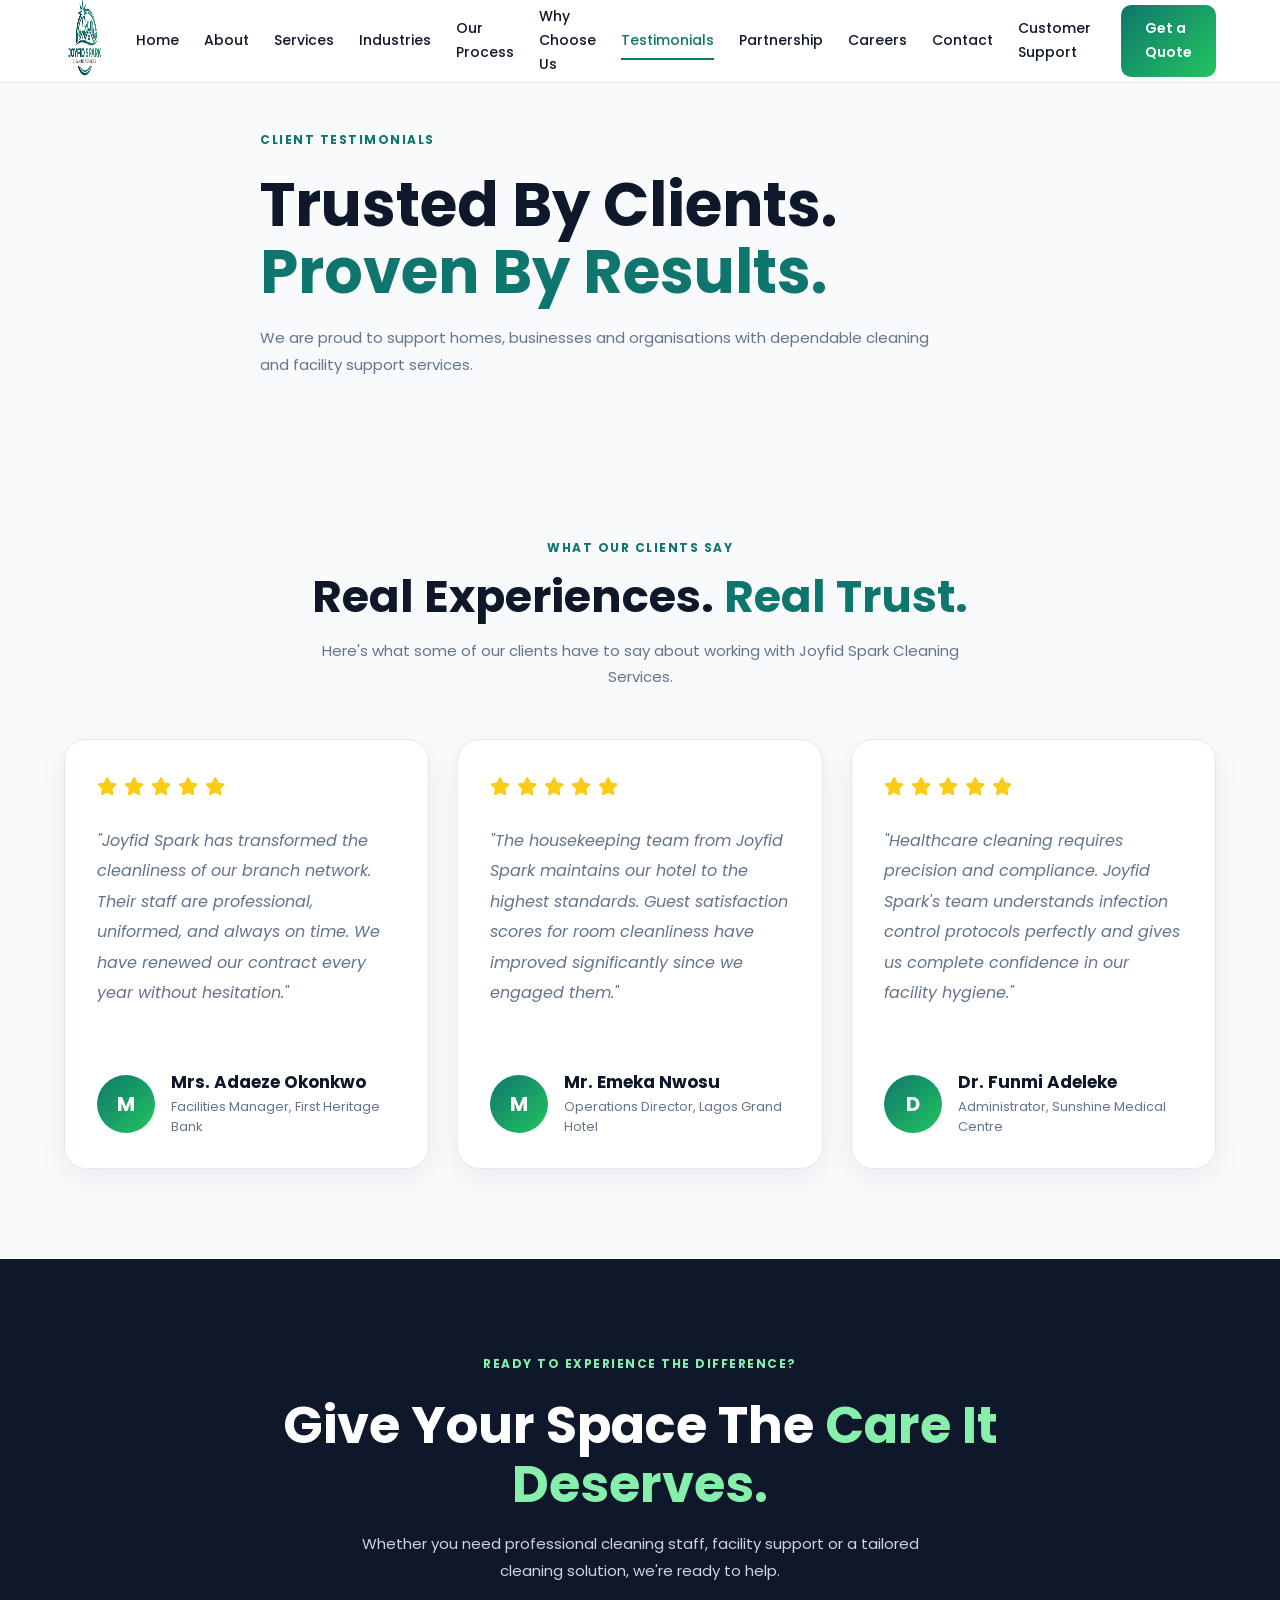
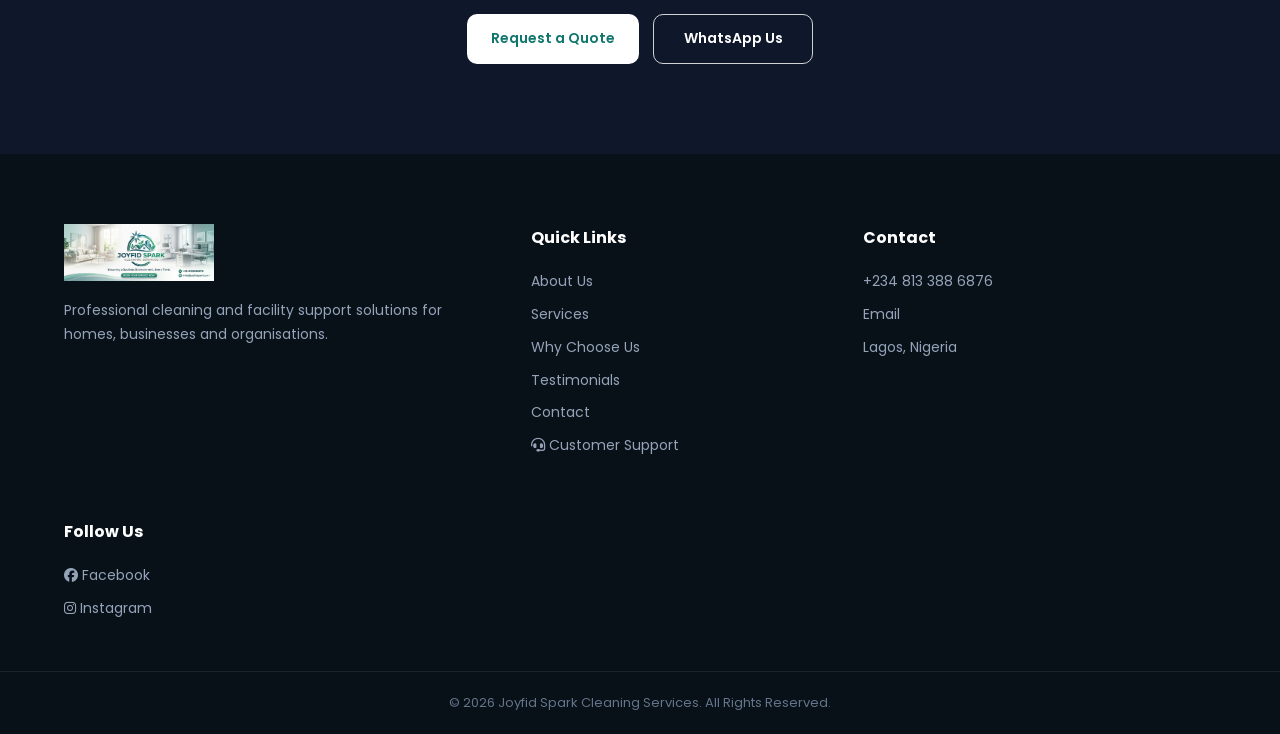
<file: JoyfidSpark/testimonials.html>
<!DOCTYPE html>
<html lang="en">
<head>
    <meta charset="UTF-8">
    <meta name="viewport" content="width=device-width, initial-scale=1.0">

    <meta
        name="description"
        content="Read what clients say about Joyfid Spark Cleaning Services and our professional cleaning and facility support solutions."
    >

    <title>Testimonials | Joyfid Spark Cleaning Services</title>

    <link rel="preconnect" href="https://fonts.googleapis.com">
    <link rel="preconnect" href="https://fonts.gstatic.com" crossorigin>

    <link
        href="https://fonts.googleapis.com/css2?family=Poppins:wght@400;500;600;700;800&display=swap"
        rel="stylesheet"
    >

    <link
        rel="stylesheet"
        href="https://cdnjs.cloudflare.com/ajax/libs/font-awesome/6.5.2/css/all.min.css"
    >

    <link rel="stylesheet" href="css/style.css">
    <link rel="stylesheet" href="testimonials.css">
</head>

<body>

    <header class="site-header">

        <div class="container navbar">

            <a href="index.html" class="logo">
                <img
                    src="images/logo.png"
                    alt="Joyfid Spark Cleaning Services"
                >
            </a>

            <nav class="nav-links">

                <button
                    class="sidebar-close"
                    aria-label="Close navigation"
                >
                    &times;
                </button>

                <a href="index.html">
                    <i class="fa-solid fa-house"></i>
                    <span>Home</span>
                </a>

                <a href="about.html">
                    <i class="fa-solid fa-circle-info"></i>
                    <span>About</span>
                </a>

                <a href="services.html">
                    <i class="fa-solid fa-broom"></i>
                    <span>Services</span>
                </a>
                
                                <a href="industries.html">
                    <i class="fa-solid fa-industry"></i>
                    <span>Industries</span>
                </a>
                
                                <a href="our-process.html">
                    <i class="fa-solid fa-list-check"></i>
                    <span>Our Process</span>
                </a>

                <a href="why-choose-us.html">
                    <i class="fa-solid fa-star"></i>
                    <span>Why Choose Us</span>
                </a>

                <a href="testimonial.html" class="active">
                    <i class="fa-solid fa-comments"></i>
                    <span>Testimonials</span>
                </a>

                <a href="partnership.html">
                    <i class="fa-solid fa-handshake"></i>
                    <span>Partnership</span>
                </a>

                <a href="join-our-team.html">
                    <i class="fa-solid fa-users"></i>
                    <span>Careers</span>
                </a>

                <a href="contact.html">
                    <i class="fa-solid fa-envelope"></i>
                    <span>Contact</span>
                </a>

                <a href="customer-support.html">
                    <i class="fa-solid fa-headset"></i>
                    <span>Customer Support</span>
                </a>

            </nav>

            <a href="contact.html" class="btn btn-primary nav-cta">
                Get a Quote
            </a>

            <button
                class="menu-toggle"
                aria-label="Open navigation"
                aria-expanded="false"
            >
                <span></span>
                <span></span>
                <span></span>
            </button>

        </div>

    </header>


    <main>

        <section class="testimonial-hero">

            <div class="container testimonial-hero-content">

                <span class="eyebrow">
                    CLIENT TESTIMONIALS
                </span>

                <h1>
                    Trusted By Clients.
                    <span>Proven By Results.</span>
                </h1>

                <p>
                    We are proud to support homes, businesses and
                    organisations with dependable cleaning and facility
                    support services.
                </p>

            </div>

        </section>


        <section class="testimonial-section">

            <div class="container">

                <div class="section-header">

                    <span class="eyebrow">
                        WHAT OUR CLIENTS SAY
                    </span>

                    <h2>
                        Real Experiences.
                        <span>Real Trust.</span>
                    </h2>

                    <p>
                        Here's what some of our clients have to say about
                        working with Joyfid Spark Cleaning Services.
                    </p>

                </div>


                <div class="testimonial-grid">


                    <article class="testimonial-card">

                        <div class="testimonial-rating">
                            <i class="fa-solid fa-star"></i>
                            <i class="fa-solid fa-star"></i>
                            <i class="fa-solid fa-star"></i>
                            <i class="fa-solid fa-star"></i>
                            <i class="fa-solid fa-star"></i>
                        </div>

                        <blockquote>
                            "Joyfid Spark has transformed the cleanliness of
                            our branch network. Their staff are professional,
                            uniformed, and always on time. We have renewed our
                            contract every year without hesitation."
                        </blockquote>

                        <div class="testimonial-author">

                            <div class="author-avatar">
                                M
                            </div>

                            <div>
                                <h3>
                                    Mrs. Adaeze Okonkwo
                                </h3>

                                <p>
                                    Facilities Manager, First Heritage Bank
                                </p>
                            </div>

                        </div>

                    </article>


                    <article class="testimonial-card">

                        <div class="testimonial-rating">
                            <i class="fa-solid fa-star"></i>
                            <i class="fa-solid fa-star"></i>
                            <i class="fa-solid fa-star"></i>
                            <i class="fa-solid fa-star"></i>
                            <i class="fa-solid fa-star"></i>
                        </div>

                        <blockquote>
                            "The housekeeping team from Joyfid Spark
                            maintains our hotel to the highest standards.
                            Guest satisfaction scores for room cleanliness
                            have improved significantly since we engaged
                            them."
                        </blockquote>

                        <div class="testimonial-author">

                            <div class="author-avatar">
                                M
                            </div>

                            <div>
                                <h3>
                                    Mr. Emeka Nwosu
                                </h3>

                                <p>
                                    Operations Director, Lagos Grand Hotel
                                </p>
                            </div>

                        </div>

                    </article>


                    <article class="testimonial-card">

                        <div class="testimonial-rating">
                            <i class="fa-solid fa-star"></i>
                            <i class="fa-solid fa-star"></i>
                            <i class="fa-solid fa-star"></i>
                            <i class="fa-solid fa-star"></i>
                            <i class="fa-solid fa-star"></i>
                        </div>

                        <blockquote>
                            "Healthcare cleaning requires precision and
                            compliance. Joyfid Spark's team understands
                            infection control protocols perfectly and gives
                            us complete confidence in our facility hygiene."
                        </blockquote>

                        <div class="testimonial-author">

                            <div class="author-avatar">
                                D
                            </div>

                            <div>
                                <h3>
                                    Dr. Funmi Adeleke
                                </h3>

                                <p>
                                    Administrator, Sunshine Medical Centre
                                </p>
                            </div>

                        </div>

                    </article>


                </div>

            </div>

        </section>


        <section class="testimonial-cta">

            <div class="container testimonial-cta-content">

                <span class="eyebrow">
                    READY TO EXPERIENCE THE DIFFERENCE?
                </span>

                <h2>
                    Give Your Space The
                    <span>Care It Deserves.</span>
                </h2>

                <p>
                    Whether you need professional cleaning staff,
                    facility support or a tailored cleaning solution,
                    we're ready to help.
                </p>

                <div class="testimonial-cta-buttons">

                    <a
                        href="contact.html"
                        class="btn btn-white"
                    >
                        Request a Quote
                    </a>

                    <a
                        href="https://wa.me/2348133886876"
                        class="btn btn-outline"
                        target="_blank"
                        rel="noopener"
                    >
                        WhatsApp Us
                    </a>

                </div>

            </div>

        </section>

    </main>


    <footer class="site-footer">

        <div class="container footer-grid">

            <div class="footer-brand">

                <img
                    src="images/logo.jpg"
                    alt="Joyfid Spark Cleaning Services"
                >

                <p>
                    Professional cleaning and facility support solutions
                    for homes, businesses and organisations.
                </p>

            </div>


            <div class="footer-column">

                <h3>Quick Links</h3>

                <a href="about.html">About Us</a>
                <a href="services.html">Services</a>
                <a href="why-choose-us.html">Why Choose Us</a>
                <a href="testimonial.html">Testimonials</a>
                <a href="contact.html">Contact</a>
                
                     <a href="customer-support.html">
                    <i class="fa-solid fa-headset"></i>
                    <span>Customer Support</span>
                </a>

            </div>


            <div class="footer-column">

                <h3>Contact</h3>

                <a href="tel:+2348133886876">
                    +234 813 388 6876
                </a>

                <a href="mailto:joyfidsparkcleaningservices@outlook.com">
                    Email
                </a>

                <span>
                    Lagos, Nigeria
                </span>

            </div>
            
            <div class="footer-column">

    <h3>
        Follow Us
    </h3>

    <a
        href="https://www.facebook.com/JoyfidSpark"
        target="_blank"
        rel="noopener"
    >
        <i class="fa-brands fa-facebook"></i>
        Facebook
    </a>

    <a
        href="https://www.instagram.com/joyfidspark"
        target="_blank"
        rel="noopener"
    >
        <i class="fa-brands fa-instagram"></i>
        Instagram
    </a>

</div>

        </div>


        <div class="footer-bottom">

            <div class="container">

                <p>
                    © 2026 Joyfid Spark Cleaning Services.
                    All Rights Reserved.
                </p>

            </div>

        </div>

    </footer>


    <script src="main.js"></script>

</body>
</html>
</file>
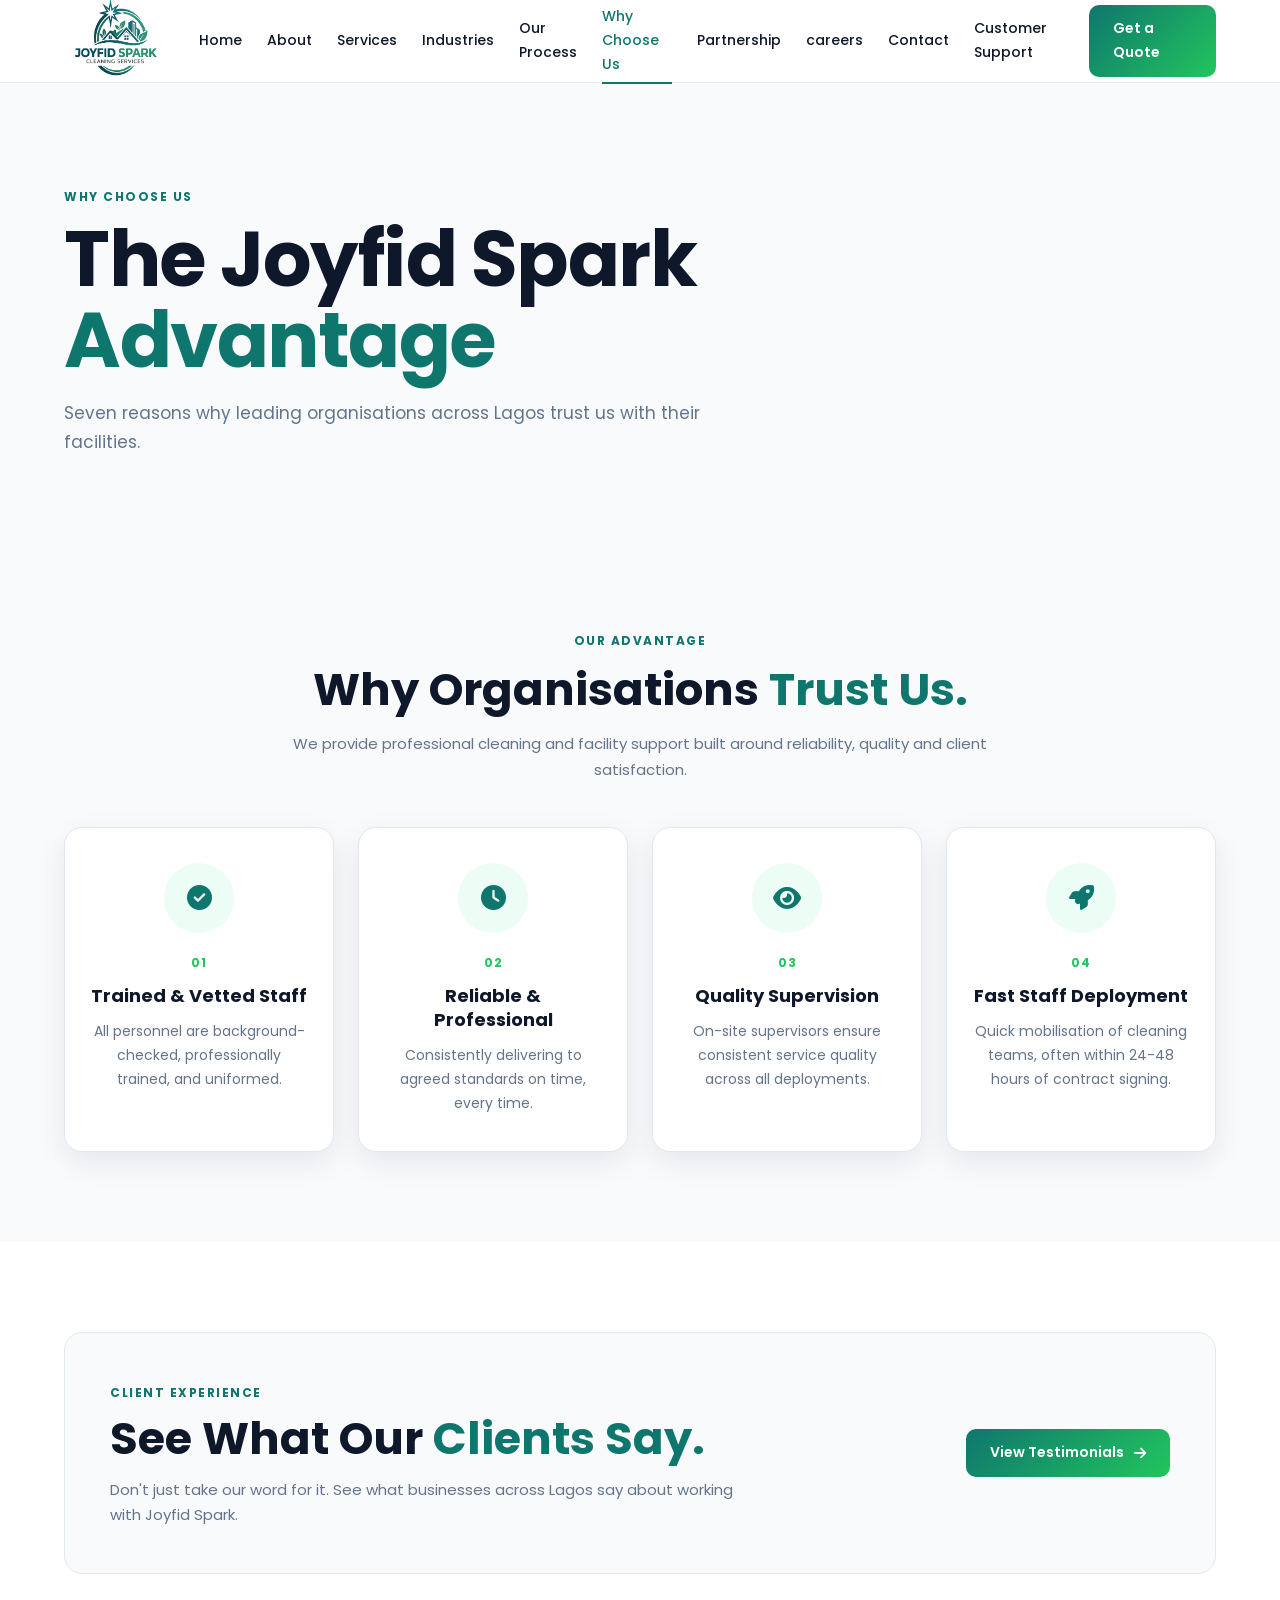
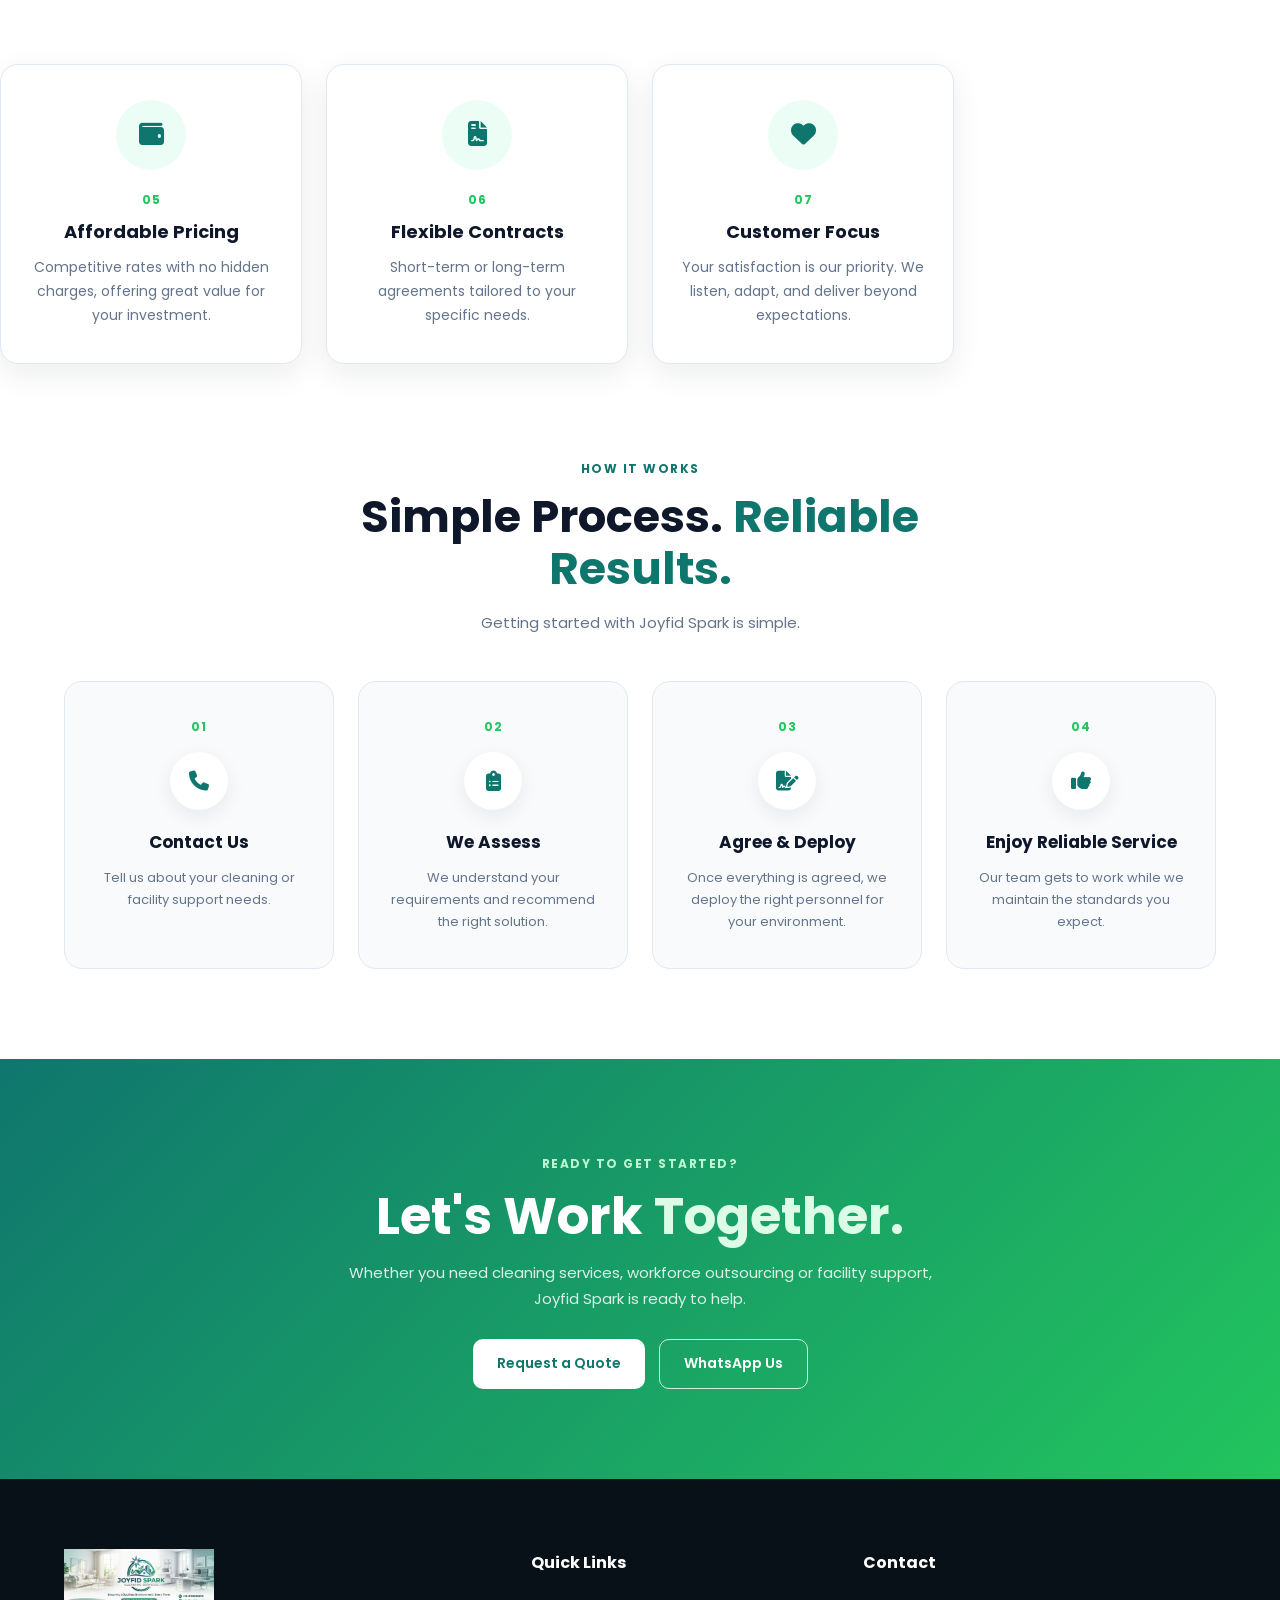
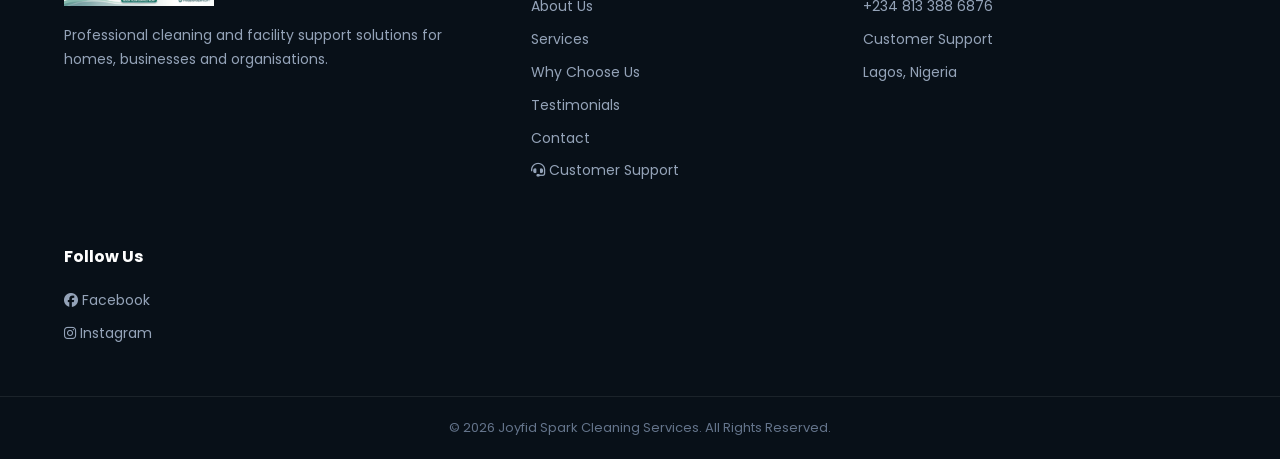
<file: JoyfidSpark/why-choose-us.html>
<!DOCTYPE html><html lang="en">
<head>
    <meta charset="UTF-8">
    <meta name="viewport" content="width=device-width, initial-scale=1.0"><meta
    name="description"
    content="Discover why leading organisations across Lagos trust Joyfid Spark Cleaning Services with their facilities."
>

<title>Why Choose Us | Joyfid Spark Cleaning Services</title>

<link rel="preconnect" href="https://fonts.googleapis.com">
<link rel="preconnect" href="https://fonts.gstatic.com" crossorigin>

<link
    href="https://fonts.googleapis.com/css2?family=Poppins:wght@400;500;600;700;800&display=swap"
    rel="stylesheet"
>

<link
    rel="stylesheet"
    href="https://cdnjs.cloudflare.com/ajax/libs/font-awesome/6.5.2/css/all.min.css"
>

<link rel="stylesheet" href="css/style.css">
<link rel="stylesheet" href="why-choose-us.css">

</head><body><header class="site-header">

    <div class="container navbar">

        <a href="index.html" class="logo">
            <img
                src="images/logo.png"
                alt="Joyfid Spark Cleaning Services"
            >
        </a>

        <nav class="nav-links">

            <button
                class="sidebar-close"
                aria-label="Close navigation"
            >
                &times;
            </button>

            <a href="index.html">
                <i class="fa-solid fa-house"></i>
                <span>Home</span>
            </a>

            <a href="about.html">
                <i class="fa-solid fa-circle-info"></i>
                <span>About</span>
            </a>

            <a href="services.html">
                <i class="fa-solid fa-broom"></i>
                <span>Services</span>
            </a>
            
                            <a href="industries.html">
                    <i class="fa-solid fa-industry"></i>
                    <span>Industries</span>
                </a>
                
                                <a href="our-process.html">
                    <i class="fa-solid fa-list-check"></i>
                    <span>Our Process</span>
                </a>

            <a href="why-choose-us.html" class="active">
                <i class="fa-solid fa-star"></i>
                <span>Why Choose Us</span>
            </a>

            <a href="partnership.html">
                <i class="fa-solid fa-handshake"></i>
                <span>Partnership</span>
            </a>

            <a href="join-our-team.html">
                <i class="fa-solid fa-users"></i>
                <span>careers</span>
            </a>

            <a href="contact.html">
                <i class="fa-solid fa-envelope"></i>
                <span>Contact</span>
            </a>

                <a href="customer-support.html">
                    <i class="fa-solid fa-headset"></i>
                    <span>Customer Support</span>
                </a>

        </nav>

        <a href="contact.html" class="btn btn-primary nav-cta">
            Get a Quote
        </a>

        <button
            class="menu-toggle"
            aria-label="Open navigation"
            aria-expanded="false"
        >
            <span></span>
            <span></span>
            <span></span>
        </button>

    </div>

</header>


<main>

    <section class="why-intro section">

        <div class="container">

            <div class="why-intro-content">

                <span class="eyebrow">
                    WHY CHOOSE US
                </span>

                <h1>
                    The Joyfid Spark
                    <span>Advantage</span>
                </h1>

                <p>
                    Seven reasons why leading organisations across Lagos
                    trust us with their facilities.
                </p>

            </div>

        </div>

    </section>


    <section class="why-advantages section section-light">

        <div class="container">

            <div class="section-header">

                <span class="eyebrow">
                    OUR ADVANTAGE
                </span>

                <h2>
                    Why Organisations
                    <span>Trust Us.</span>
                </h2>

                <p>
                    We provide professional cleaning and facility support
                    built around reliability, quality and client satisfaction.
                </p>

            </div>


            <div class="why-cards">

                <article class="why-card">

                    <div class="why-icon">
                        <i class="fa-solid fa-circle-check"></i>
                    </div>

                    <span class="why-number">
                        01
                    </span>

                    <h3>
                        Trained & Vetted Staff
                    </h3>

                    <p>
                        All personnel are background-checked,
                        professionally trained, and uniformed.
                    </p>

                </article>


                <article class="why-card">

                    <div class="why-icon">
                        <i class="fa-solid fa-clock"></i>
                    </div>

                    <span class="why-number">
                        02
                    </span>

                    <h3>
                        Reliable & Professional
                    </h3>

                    <p>
                        Consistently delivering to agreed standards
                        on time, every time.
                    </p>

                </article>


                <article class="why-card">

                    <div class="why-icon">
                        <i class="fa-solid fa-eye"></i>
                    </div>

                    <span class="why-number">
                        03
                    </span>

                    <h3>
                        Quality Supervision
                    </h3>

                    <p>
                        On-site supervisors ensure consistent service
                        quality across all deployments.
                    </p>

                </article>


                <article class="why-card">

                    <div class="why-icon">
                        <i class="fa-solid fa-rocket"></i>
                    </div>

                    <span class="why-number">
                        04
                    </span>

                    <h3>
                        Fast Staff Deployment
                    </h3>

                    <p>
                        Quick mobilisation of cleaning teams, often
                        within 24-48 hours of contract signing.
                    </p>

                </article>

            </div>

        </div>

    </section>


    <section class="why-testimonials-link section">

        <div class="container">

            <div class="testimonial-prompt">

                <div>
                    <span class="eyebrow">
                        CLIENT EXPERIENCE
                    </span>

                    <h2>
                        See What Our
                        <span>Clients Say.</span>
                    </h2>

                    <p>
                        Don't just take our word for it. See what businesses
                        across Lagos say about working with Joyfid Spark.
                    </p>
                </div>

                <a
                    href="testimonials.html"
                    class="btn btn-primary"
                >
                    View Testimonials
                    <i class="fa-solid fa-arrow-right"></i>
                </a>

            </div>

        </div>

    </section>
    
    <div class="why-cards">                <article class="why-card">

                    <div class="why-icon">
                        <i class="fa-solid fa-wallet"></i>
                    </div>

                    <span class="why-number">
                        05
                    </span>

                    <h3>
                        Affordable Pricing
                    </h3>

                    <p>
                        Competitive rates with no hidden charges,
                        offering great value for your investment.
                    </p>

                </article>


                <article class="why-card">

                    <div class="why-icon">
                        <i class="fa-solid fa-file-contract"></i>
                    </div>

                    <span class="why-number">
                        06
                    </span>

                    <h3>
                        Flexible Contracts
                    </h3>

                    <p>
                        Short-term or long-term agreements tailored
                        to your specific needs.
                    </p>

                </article>


                <article class="why-card">

                    <div class="why-icon">
                        <i class="fa-solid fa-heart"></i>
                    </div>

                    <span class="why-number">
                        07
                    </span>

                    <h3>
                        Customer Focus
                    </h3>

                    <p>
                        Your satisfaction is our priority. We listen,
                        adapt, and deliver beyond expectations.
                    </p>

                </article>

            </div>

        </div>

    </section>


    <section class="why-process section">

        <div class="container">

            <div class="section-header">

                <span class="eyebrow">
                    HOW IT WORKS
                </span>

                <h2>
                    Simple Process.
                    <span>Reliable Results.</span>
                </h2>

                <p>
                    Getting started with Joyfid Spark is simple.
                </p>

            </div>


            <div class="process-grid">

                <div class="process-card">

                    <div class="process-number">
                        01
                    </div>

                    <div class="process-icon">
                        <i class="fa-solid fa-phone"></i>
                    </div>

                    <h3>
                        Contact Us
                    </h3>

                    <p>
                        Tell us about your cleaning or facility
                        support needs.
                    </p>

                </div>


                <div class="process-card">

                    <div class="process-number">
                        02
                    </div>

                    <div class="process-icon">
                        <i class="fa-solid fa-clipboard-list"></i>
                    </div>

                    <h3>
                        We Assess
                    </h3>

                    <p>
                        We understand your requirements and recommend
                        the right solution.
                    </p>

                </div>


                <div class="process-card">

                    <div class="process-number">
                        03
                    </div>

                    <div class="process-icon">
                        <i class="fa-solid fa-file-signature"></i>
                    </div>

                    <h3>
                        Agree & Deploy
                    </h3>

                    <p>
                        Once everything is agreed, we deploy the right
                        personnel for your environment.
                    </p>

                </div>


                <div class="process-card">

                    <div class="process-number">
                        04
                    </div>

                    <div class="process-icon">
                        <i class="fa-solid fa-thumbs-up"></i>
                    </div>

                    <h3>
                        Enjoy Reliable Service
                    </h3>

                    <p>
                        Our team gets to work while we maintain the
                        standards you expect.
                    </p>

                </div>

            </div>

        </div>

    </section>


    <section class="why-cta">

        <div class="container why-cta-content">

            <span class="eyebrow">
                READY TO GET STARTED?
            </span>

            <h2>
                Let's Work
                <span>Together.</span>
            </h2>

            <p>
                Whether you need cleaning services, workforce outsourcing
                or facility support, Joyfid Spark is ready to help.
            </p>

            <div class="cta-buttons">

                <a
                    href="contact.html"
                    class="btn btn-white"
                >
                    Request a Quote
                </a>

                <a
                    href="https://wa.me/2348133886876"
                    class="btn btn-outline"
                    target="_blank"
                    rel="noopener"
                >
                    WhatsApp Us
                </a>

            </div>

        </div>

    </section>

</main>


<footer class="site-footer">

    <div class="container footer-grid">

        <div class="footer-brand">

            <img
                src="images/logo.jpg"
                alt="Joyfid Spark Cleaning Services"
            >

            <p>
                Professional cleaning and facility support solutions
                for homes, businesses and organisations.
            </p>

        </div>


        <div class="footer-column">

            <h3>
                Quick Links
            </h3>

            <a href="about.html">
                About Us
            </a>

            <a href="services.html">
                Services
            </a>

            <a href="why-choose-us.html">
                Why Choose Us
            </a>

            <a href="testimonials.html">
                Testimonials
            </a>

            <a href="contact.html">
                Contact
            </a>
            
                 <a href="customer-support.html">
                    <i class="fa-solid fa-headset"></i>
                    <span>Customer Support</span>
                </a>

        </div>


        <div class="footer-column">

            <h3>
                Contact
            </h3>

            <a href="tel:+2348133886876">
                +234 813 388 6876
            </a>

            <a href="customer-support.html">
                Customer Support
            </a>

            <span>
                Lagos, Nigeria
            </span>

        </div>
        
        <div class="footer-column">

    <h3>
        Follow Us
    </h3>

    <a
        href="https://www.facebook.com/JoyfidSpark"
        target="_blank"
        rel="noopener"
    >
        <i class="fa-brands fa-facebook"></i>
        Facebook
    </a>

    <a
        href="https://www.instagram.com/joyfidspark"
        target="_blank"
        rel="noopener"
    >
        <i class="fa-brands fa-instagram"></i>
        Instagram
    </a>

</div>

    </div>


    <div class="footer-bottom">

        <div class="container">

            <p>
                © 2026 Joyfid Spark Cleaning Services.
                All Rights Reserved.
            </p>

        </div>

    </div>

</footer>


<script src="main.js"></script>

</body>
</html>
</file>
<file: JoyfidSpark/css/style.css>
:root {
    --primary: #0f766e;
    --secondary: #22c55e;
    --dark: #0f172a;
    --text: #475569;
    --muted: #64748b;
    --light: #f8fafc;
    --white: #ffffff;
    --border: #e2e8f0;

    --gradient: linear-gradient(135deg, #0f766e, #22c55e);

    --shadow: 0 10px 30px rgba(15, 23, 42, 0.06);

    --radius: 18px;
    --container: 1200px;
}


/* Reset */

* {
    margin: 0;
    padding: 0;
    box-sizing: border-box;
}

html {
    scroll-behavior: smooth;
}

body {
    font-family: "Poppins", sans-serif;
    color: var(--text);
    background: var(--white);
    line-height: 1.7;
    overflow-x: hidden;
}

img {
    display: block;
    max-width: 100%;
}

a {
    color: inherit;
    text-decoration: none;
}

button,
input,
textarea,
select {
    font: inherit;
}

button {
    cursor: pointer;
}


/* Layout */

.container {
    width: min(90%, var(--container));
    margin-inline: auto;
}

.section {
    padding: 90px 0;
}

.section-light {
    background: var(--light);
}


/* Typography */

.eyebrow {
    display: inline-block;
    margin-bottom: 12px;
    color: var(--primary);
    font-size: 12px;
    font-weight: 700;
    letter-spacing: 1.5px;
}

.section-header {
    max-width: 700px;
    margin: 0 auto 45px;
    text-align: center;
}

.section-header h2,
.section-content h2,
.why-content h2 {
    margin-bottom: 16px;
    color: var(--dark);
    font-size: clamp(2rem, 4vw, 2.8rem);
    line-height: 1.15;
}

.section-header h2 span,
.section-content h2 span,
.why-content h2 span {
    color: var(--primary);
}

.section-header p,
.section-content p,
.why-content > p {
    color: var(--muted);
    font-size: 15px;
}


/* Buttons */

.btn {
    display: inline-flex;
    align-items: center;
    justify-content: center;
    min-height: 48px;
    padding: 12px 24px;
    border: 0;
    border-radius: 10px;
    font-size: 14px;
    font-weight: 600;
    transition: 0.3s ease;
}

.btn-primary {
    color: var(--white);
    background: var(--gradient);
}

.btn-primary:hover {
    transform: translateY(-2px);
    box-shadow: 0 10px 25px rgba(15, 118, 110, 0.2);
}

.btn-dark {
    color: var(--white);
    background: var(--dark);
}

.btn-dark:hover {
    transform: translateY(-2px);
}

.btn-outline {
    color: var(--white);
    border: 1px solid rgba(255, 255, 255, 0.8);
    background: transparent;
}

.btn-outline:hover {
    color: var(--primary);
    background: var(--white);
}

.btn-white {
    color: var(--primary);
    background: var(--white);
}

.btn-white:hover {
    transform: translateY(-2px);
}


/* Header */

.site-header {
    position: fixed;
    top: 0;
    left: 0;
    width: 100%;
    z-index: 1000;

    background: rgba(255, 255, 255, 0.95);
    border-bottom: 1px solid rgba(226, 232, 240, 0.8);

    backdrop-filter: blur(12px);
}

.navbar {
    height: 82px;
    display: flex;
    align-items: center;
    gap: 30px;
}

.logo {
    margin-right: auto;
}

.logo img {
    width: 120px;
    height: 100px;
}

.nav-links {
    display: flex;
    align-items: center;
    gap: 25px;
}

.nav-links a {
    position: relative;
    color: var(--dark);
    font-size: 14px;
    font-weight: 500;
    transition: 0.3s ease;
}

.nav-links a:hover,
.nav-links a.active {
    color: var(--primary);
}

.nav-links a::after {
    content: "";
    position: absolute;
    left: 0;
    bottom: -7px;

    width: 0;
    height: 2px;

    background: var(--primary);

    transition: 0.3s ease;
}

.nav-links a:hover::after,
.nav-links a.active::after {
    width: 100%;
}

.nav-links a i {
    display: none;
}

.sidebar-close {
    display: none;
}

.menu-toggle {
    display: none;

    width: 48px;
    height: 48px;

    padding: 0;
    border: 0;

    background: transparent;

    align-items: center;
    justify-content: center;
    flex-direction: column;
    gap: 6px;
}

.menu-toggle span {
    display: block;

    width: 28px;
    height: 3px;

    background: var(--dark);
    border-radius: 3px;
}


/* Cards */

.service-card {
    overflow: hidden;

    background: var(--white);
    border: 1px solid var(--border);
    border-radius: var(--radius);

    box-shadow: var(--shadow);

    transition: 0.3s ease;
}

.service-card:hover {
    transform: translateY(-6px);
}

.service-image {
    height: 210px;
    overflow: hidden;
}

.service-image img {
    width: 100%;
    height: 100%;

    object-fit: cover;

    transition: 0.4s ease;
}

.service-card:hover .service-image img {
    transform: scale(1.04);
}

.service-card-content {
    padding: 25px;
}

.service-number {
    display: inline-block;

    margin-bottom: 10px;

    color: var(--secondary);
    font-size: 12px;
    font-weight: 700;
}

.service-card h3 {
    margin-bottom: 10px;

    color: var(--dark);
    font-size: 18px;
    line-height: 1.35;
}

.service-card p {
    margin-bottom: 15px;

    color: var(--muted);
    font-size: 14px;
}

.service-card a,
.text-link {
    color: var(--primary);
    font-size: 14px;
    font-weight: 600;
}

.text-link {
    display: inline-block;
    margin-top: 20px;

    transition: 0.3s ease;
}

.text-link:hover {
    color: var(--secondary);
}


/* Footer */

.site-footer {
    padding-top: 70px;

    color: #cbd5e1;
    background: #081018;
}

.footer-grid {
    display: grid;
    grid-template-columns: 1.5fr 1fr 1.3fr;

    gap: 60px;
    padding-bottom: 50px;
}

.footer-brand img {
    width: 150px;
    margin-bottom: 18px;
}

.footer-brand p {
    max-width: 380px;

    color: #94a3b8;
    font-size: 14px;
}

.footer-column {
    display: flex;
    flex-direction: column;
    gap: 9px;
}

.footer-column h3 {
    margin-bottom: 10px;

    color: var(--white);
    font-size: 16px;
}

.footer-column a,
.footer-column span {
    color: #94a3b8;
    font-size: 14px;

    transition: 0.3s ease;
}

.footer-column a:hover {
    color: var(--secondary);
}

.footer-bottom {
    padding: 20px 0;

    border-top: 1px solid rgba(255, 255, 255, 0.08);

    color: #64748b;
    font-size: 13px;
    text-align: center;
}


/* Tablet */

@media (max-width: 1050px) {

    .nav-links {
        gap: 17px;
    }

    .nav-cta {
        display: none;
    }
}


/* Mobile navigation */

@media (max-width: 900px) {

    .menu-toggle {
        display: flex;
    }

    .nav-links {
        position: fixed;

        top: 0;
        right: 0;

        width: 80%;
        max-width: 380px;
        height: 100vh;

        display: flex;
        flex-direction: column;
        align-items: stretch;

        gap: 4px;

        padding: 90px 28px 30px;

        background: var(--white);

        box-shadow: -10px 0 30px rgba(0, 0, 0, 0.15);

        transform: translateX(100%);
        transition: transform 0.3s ease;

        z-index: 9999;
    }

    .nav-links.open {
        transform: translateX(0);
    }

    .nav-links a {
        display: flex;
        align-items: center;

        width: 100%;
        min-height: 58px;

        gap: 14px;

        padding: 10px 12px;

        color: var(--dark);

        font-size: 16px;
        font-weight: 500;

        border-radius: 8px;
    }

    .nav-links a::after {
        display: none;
    }

    .nav-links a i {
        display: inline-block;

        width: 25px;

        color: var(--primary);

        font-size: 17px;

        text-align: center;
    }

    .nav-links a.active {
        color: var(--primary);
        background: #ecfdf5;
    }

    .sidebar-close {
        position: absolute;

        top: 20px;
        right: 24px;

        width: 42px;
        height: 42px;

        display: flex;
        align-items: center;
        justify-content: center;

        padding: 0;

        border: none;
        background: transparent;

        color: var(--dark);

        font-size: 32px;
        line-height: 1;
    }

    .nav-cta {
        display: none;
    }

    .footer-grid {
        grid-template-columns: 1fr 1fr;
        gap: 40px;
    }
}


/* Small mobile */

@media (max-width: 600px) {

    .container {
        width: 92%;
    }

    .section {
        padding: 70px 0;
    }

    .nav-links {
        width: 85%;
        padding: 90px 22px 30px;
    }

    .btn {
        padding: 11px 20px;
    }

    .footer-grid {
        grid-template-columns: 1fr;
        gap: 35px;
    }
}
</file>
<file: JoyfidSpark/css/index.css>
/* Hero */

.hero {
    position: relative;
    height: 720px;
    overflow: hidden;
    margin-top: 82px;
}

.hero-slider {
    position: absolute;
    inset: 0;
    display: flex;
    width: 400%;
    transition: transform 0.8s ease-in-out;
}

.hero-slide {
    width: 25%;
    height: 100%;
    flex-shrink: 0;
}

.hero-slide img {
    width: 100%;
    height: 100%;
    object-fit: cover;
}

.hero-overlay {
    position: absolute;
    inset: 0;
    background:
        linear-gradient(
            90deg,
            rgba(15, 23, 42, 0.82) 0%,
            rgba(15, 23, 42, 0.58) 48%,
            rgba(15, 23, 42, 0.18) 100%
        );
}

.hero-content {
    position: relative;
    z-index: 2;
    height: 100%;
    display: flex;
    flex-direction: column;
    justify-content: center;
    align-items: flex-start;
    padding-bottom: 20px;
}

.hero-content .eyebrow {
    color: #86efac;
}

.hero-content h1 {
    max-width: 720px;
    margin-bottom: 20px;
    color: var(--white);
    font-size: clamp(2.8rem, 6vw, 5rem);
    line-height: 1.05;
    letter-spacing: -1.5px;
}

.hero-content h1 span {
    display: block;
    color: #4ade80;
}

.hero-content p {
    max-width: 580px;
    margin-bottom: 30px;
    color: rgba(255, 255, 255, 0.88);
    font-size: 17px;
}

.hero-buttons {
    display: flex;
    gap: 14px;
}

.slider-dots {
    position: absolute;
    z-index: 3;
    left: 5%;
    bottom: 35px;
    display: flex;
    gap: 8px;
}

.slider-dot {
    width: 28px;
    height: 4px;
    padding: 0;
    border: 0;
    border-radius: 10px;
    background: rgba(255, 255, 255, 0.45);
    transition: 0.3s ease;
}

.slider-dot.active {
    width: 50px;
    background: var(--secondary);
}


/* About */

.intro-grid {
    display: grid;
    grid-template-columns: 1fr 1fr;
    gap: 80px;
    align-items: center;
}

.intro-image {
    position: relative;
}

.intro-image::after {
    content: "";
    position: absolute;
    right: -15px;
    bottom: -15px;
    width: 45%;
    height: 45%;
    border-right: 4px solid var(--secondary);
    border-bottom: 4px solid var(--secondary);
    border-radius: 0 0 15px 0;
    z-index: -1;
}

.intro-image img {
    width: 100%;
    height: 480px;
    object-fit: cover;
    border-radius: var(--radius);
    box-shadow: var(--shadow);
}

.intro-content {
    max-width: 560px;
}

.intro-content p + p {
    margin-top: 14px;
}


/* Services */

.service-grid {
    display: grid;
    grid-template-columns: repeat(4, 1fr);
    gap: 22px;
}

.section-action {
    margin-top: 40px;
    text-align: center;
}


/* Why Choose Us */

.why-grid {
    display: grid;
    grid-template-columns: 1fr 0.9fr;
    gap: 80px;
    align-items: center;
}

.why-content {
    max-width: 580px;
}

.why-points {
    display: grid;
    gap: 22px;
    margin-top: 30px;
}

.why-point {
    display: grid;
    grid-template-columns: 42px 1fr;
    gap: 15px;
}

.why-point > span {
    width: 42px;
    height: 42px;
    display: grid;
    place-items: center;
    color: var(--primary);
    background: #ecfdf5;
    border-radius: 50%;
    font-size: 12px;
    font-weight: 700;
}

.why-point h3 {
    margin-bottom: 3px;
    color: var(--dark);
    font-size: 16px;
}

.why-point p {
    color: var(--muted);
    font-size: 13px;
}

.why-image {
    position: relative;
}

.why-image img {
    width: 100%;
    height: 520px;
    object-fit: cover;
    border-radius: var(--radius);
    box-shadow: var(--shadow);
}


/* CTA */

.home-cta {
    padding: 90px 0;
    color: var(--white);
    background: var(--gradient);
}

.cta-content {
    text-align: center;
}

.cta-content .eyebrow {
    color: #bbf7d0;
}

.cta-content h2 {
    max-width: 700px;
    margin: 0 auto 15px;
    font-size: clamp(2rem, 4vw, 3.3rem);
    line-height: 1.15;
}

.cta-content h2 span {
    color: #dcfce7;
}

.cta-content p {
    max-width: 600px;
    margin: 0 auto 28px;
    color: rgba(255, 255, 255, 0.85);
    font-size: 15px;
}

.cta-buttons {
    display: flex;
    justify-content: center;
    gap: 12px;
}

.sidebar-close {
    display: none;
}

@media (max-width: 900px) {

    .sidebar-close {
        display: flex;
        position: absolute;
        top: 22px;
        right: 22px;

        width: 40px;
        height: 40px;

        align-items: center;
        justify-content: center;

        border: 0;
        background: transparent;

        color: var(--dark);
        font-size: 32px;
        line-height: 1;
    }

    .sidebar-close:hover {
        color: var(--primary);
    }
}


/* Homepage responsive */

@media (max-width: 1100px) {

    .service-grid {
        grid-template-columns: repeat(2, 1fr);
    }

    .intro-grid,
    .why-grid {
        gap: 50px;
    }

    .nav-links {
        gap: 15px;
    }
}


@media (max-width: 850px) {

    .hero {
        height: 650px;
    }

    .intro-grid,
    .why-grid {
        grid-template-columns: 1fr;
    }

    .intro-content,
    .why-content {
        max-width: 100%;
    }

    .intro-image {
        max-width: 650px;
    }

    .why-image {
        max-width: 650px;
    }

    .why-image {
        order: -1;
    }

    .why-image img {
        height: 420px;
    }
}


@media (max-width: 600px) {

    .hero {
        height: 620px;
    }

    .hero-content {
        padding-top: 30px;
    }

    .hero-content h1 {
        font-size: 2.7rem;
        letter-spacing: -1px;
    }

    .hero-content p {
        font-size: 15px;
    }

    .hero-buttons {
        width: 100%;
        flex-direction: column;
    }

    .hero-buttons .btn {
        width: 100%;
    }

    .slider-dots {
        left: 50%;
        transform: translateX(-50%);
    }

    .intro-image img {
        height: 350px;
    }

    .service-grid {
        grid-template-columns: 1fr;
    }

    .why-image img {
        height: 350px;
    }

    .cta-buttons {
        flex-direction: column;
        width: 100%;
        max-width: 350px;
        margin: auto;
    }

    .cta-buttons .btn {
        width: 100%;
    }
}


@media (max-width: 400px) {

    .hero {
        height: 590px;
    }

    .hero-content h1 {
        font-size: 2.35rem;
    }

    .intro-image img,
    .why-image img {
        height: 300px;
    }
}

@media (max-width: 900px) {

    .menu-toggle {
        display: flex;
    }

.nav-links {
    position: fixed;
    top: 0;
    right: -100%;
    width: 280px;
    height: 100vh;
    box-sizing: border-box;

    display: flex;
    flex-direction: column;
    align-items: flex-start;

    padding: 100px 30px 30px;
    gap: 20px;

    background: var(--white);
    box-shadow: var(--shadow);

    overflow-y: auto;
    overflow-x: hidden;

    transition: right 0.3s ease;
    z-index: 999;
}

    .nav-links.open {
        right: 0;
    }

    .nav-links a {
        width: 100%;
    }

    .nav-cta {
        display: none;
    }
}
</file>
<file: JoyfidSpark/about.css>
.about-hero {
    min-height: 560px;
    margin-top: 82px;
    display: flex;
    align-items: center;
    position: relative;
    color: var(--white);
    background:
        linear-gradient(
            90deg,
            rgba(15, 23, 42, 0.85),
            rgba(15, 23, 42, 0.55),
            rgba(15, 23, 42, 0.25)
        ),
        url("images/about-hero.jpg") center / cover no-repeat;
}

.about-hero-content {
    max-width: 760px;
}

.about-hero .eyebrow {
    color: #86efac;
}

.about-hero h1 {
    margin: 15px 0 20px;
    font-size: clamp(2.8rem, 6vw, 5rem);
    line-height: 1.05;
    letter-spacing: -1.5px;
}

.about-hero h1 span {
    display: block;
    color: #4ade80;
}

.about-hero p {
    max-width: 650px;
    color: rgba(255, 255, 255, 0.88);
    font-size: 17px;
    line-height: 1.8;
}

.about-intro-grid {
    display: grid;
    grid-template-columns: 1fr 1fr;
    gap: 80px;
    align-items: center;
}

.about-image {
    position: relative;
}

.about-image::after {
    content: "";
    position: absolute;
    right: -15px;
    bottom: -15px;
    width: 45%;
    height: 45%;
    border-right: 4px solid var(--secondary);
    border-bottom: 4px solid var(--secondary);
    border-radius: 0 0 15px 0;
    z-index: -1;
}

.about-image img {
    width: 100%;
    height: 500px;
    object-fit: cover;
    border-radius: var(--radius);
    box-shadow: var(--shadow);
}

.about-content {
    max-width: 580px;
}

.about-content p + p {
    margin-top: 14px;
}

.about-features {
    display: grid;
    grid-template-columns: repeat(4, 1fr);
    gap: 22px;
    margin-top: 50px;
}

.about-feature {
    padding: 30px 24px;
    background: var(--white);
    border-radius: var(--radius);
    box-shadow: var(--shadow);
    transition: 0.3s ease;
}

.about-feature:hover {
    transform: translateY(-6px);
}

.feature-icon {
    width: 52px;
    height: 52px;
    display: grid;
    place-items: center;
    margin-bottom: 20px;
    color: var(--primary);
    background: #ecfdf5;
    border-radius: 50%;
    font-size: 20px;
}

.about-feature h3 {
    margin-bottom: 10px;
    color: var(--dark);
    font-size: 17px;
    line-height: 1.4;
}

.about-feature p {
    color: var(--muted);
    font-size: 13px;
    line-height: 1.7;
}

.about-stats {
    background: var(--white);
}

.stats-grid {
    display: grid;
    grid-template-columns: repeat(4, 1fr);
    gap: 20px;
    margin-top: 45px;
}

.stat-item {
    padding: 35px 20px;
    text-align: center;
    border: 1px solid var(--border);
    border-radius: var(--radius);
    transition: 0.3s ease;
}

.stat-item:hover {
    transform: translateY(-4px);
    box-shadow: var(--shadow);
}

.stat-item strong {
    display: block;
    margin-bottom: 8px;
    color: var(--primary);
    font-size: clamp(2rem, 4vw, 3rem);
    line-height: 1;
}

.stat-item span {
    color: var(--muted);
    font-size: 14px;
}

.industries-grid {
    display: grid;
    grid-template-columns: 0.8fr 1.2fr;
    gap: 80px;
    align-items: center;
}

.industries-content {
    max-width: 520px;
}

.industry-list {
    display: grid;
    grid-template-columns: repeat(2, 1fr);
    gap: 15px;
}

.industry-item {
    display: flex;
    align-items: center;
    gap: 14px;
    padding: 20px;
    background: var(--white);
    border-radius: var(--radius);
    box-shadow: 0 8px 25px rgba(15, 23, 42, 0.06);
    transition: 0.3s ease;
}

.industry-item:hover {
    transform: translateY(-4px);
}

.industry-item i {
    width: 40px;
    height: 40px;
    display: grid;
    place-items: center;
    flex-shrink: 0;
    color: var(--primary);
    background: #ecfdf5;
    border-radius: 50%;
}

.industry-item span {
    color: var(--dark);
    font-size: 14px;
    font-weight: 600;
}

.about-cta {
    padding: 90px 0;
    color: var(--white);
    background: var(--gradient);
}

.about-cta-content {
    text-align: center;
}

.about-cta .eyebrow {
    color: #bbf7d0;
}

.about-cta h2 {
    max-width: 700px;
    margin: 0 auto 15px;
    font-size: clamp(2rem, 4vw, 3.3rem);
    line-height: 1.15;
}

.about-cta h2 span {
    color: #dcfce7;
}

.about-cta p {
    max-width: 600px;
    margin: 0 auto 28px;
    color: rgba(255, 255, 255, 0.85);
    font-size: 15px;
}

@media (max-width: 1100px) {
    .about-features {
        grid-template-columns: repeat(2, 1fr);
    }

    .about-intro-grid,
    .industries-grid {
        gap: 50px;
    }

    .stats-grid {
        grid-template-columns: repeat(2, 1fr);
    }
}

@media (max-width: 900px) {
    .about-hero {
        min-height: 520px;
    }

    .about-intro-grid,
    .industries-grid {
        grid-template-columns: 1fr;
    }

    .about-content,
    .industries-content {
        max-width: 100%;
    }

    .about-image {
        max-width: 650px;
    }

    .about-image img {
        height: 420px;
    }

    .industries-content {
        margin-inline: auto;
        text-align: center;
    }

    .industry-list {
        width: 100%;
    }
}

@media (max-width: 600px) {
    .about-hero {
        min-height: 560px;
    }

    .about-hero h1 {
        font-size: 2.7rem;
        letter-spacing: -1px;
    }

    .about-hero p {
        font-size: 15px;
    }

    .about-features,
    .stats-grid,
    .industry-list {
        grid-template-columns: 1fr;
    }

    .about-image img {
        height: 350px;
    }

    .about-feature {
        padding: 25px 22px;
    }

    .stat-item {
        padding: 30px 20px;
    }

    .about-cta {
        padding: 70px 0;
    }
}

@media (max-width: 400px) {
    .about-hero {
        min-height: 520px;
    }

    .about-hero h1 {
        font-size: 2.35rem;
    }

    .about-image img {
        height: 300px;
    }
}
</file>
<file: JoyfidSpark/contact.css>
.contact-hero {
    min-height: 520px;
    margin-top: 82px;
    display: flex;
    align-items: center;
    background: linear-gradient(135deg, #ecfdf5, #f8fafc);
}

.contact-hero-content {
    max-width: 780px;
}

.contact-hero h1 {
    margin: 15px 0 20px;
    color: var(--dark);
    font-size: clamp(2.8rem, 6vw, 5rem);
    line-height: 1.05;
    letter-spacing: -1.5px;
}

.contact-hero h1 span {
    display: block;
    color: var(--primary);
}

.contact-hero p {
    max-width: 650px;
    margin-bottom: 30px;
    color: var(--muted);
    font-size: 17px;
    line-height: 1.8;
}

.contact-hero-buttons {
    display: flex;
    flex-wrap: wrap;
    gap: 14px;
}

.contact-hero-buttons .btn-dark {
    display: inline-flex;
    gap: 8px;
}

.contact-info-grid {
    display: grid;
    grid-template-columns: repeat(4, 1fr);
    gap: 20px;
}

.contact-info-card {
    min-height: 190px;
    display: flex;
    flex-direction: column;
    align-items: center;
    justify-content: center;
    padding: 30px 20px;
    text-align: center;
    background: var(--white);
    border: 1px solid var(--border);
    border-radius: var(--radius);
    box-shadow: var(--shadow);
    transition: 0.3s ease;
}

.contact-info-card:hover {
    transform: translateY(-6px);
    box-shadow: 0 18px 40px rgba(15, 23, 42, 0.1);
}

.contact-info-icon {
    width: 58px;
    height: 58px;
    display: grid;
    place-items: center;
    margin-bottom: 18px;
    color: var(--primary);
    background: #ecfdf5;
    border-radius: 50%;
    font-size: 21px;
}

.contact-info-card span {
    display: block;
    margin-bottom: 5px;
    color: var(--primary);
    font-size: 11px;
    font-weight: 700;
    letter-spacing: 1.2px;
}

.contact-info-card h3 {
    margin-bottom: 5px;
    color: var(--dark);
    font-size: 16px;
}

.contact-info-card p {
    color: var(--muted);
    font-size: 12px;
    line-height: 1.6;
}

.contact-form-grid {
    display: grid;
    grid-template-columns: 0.8fr 1.2fr;
    gap: 80px;
    align-items: center;
}

.contact-form-content {
    max-width: 500px;
}

.contact-form-content h2 {
    margin-bottom: 16px;
    color: var(--dark);
    font-size: clamp(2rem, 4vw, 2.8rem);
    line-height: 1.15;
}

.contact-form-content h2 span {
    color: var(--primary);
}

.contact-form-content > p {
    color: var(--muted);
    font-size: 15px;
}

.contact-form-points {
    display: grid;
    gap: 15px;
    margin-top: 30px;
}

.contact-form-points div {
    display: flex;
    align-items: center;
    gap: 12px;
    color: var(--dark);
    font-size: 14px;
    font-weight: 500;
}

.contact-form-points i {
    width: 27px;
    height: 27px;
    display: grid;
    place-items: center;
    flex-shrink: 0;
    color: var(--primary);
    background: #dcfce7;
    border-radius: 50%;
    font-size: 11px;
}

.contact-form-wrapper {
    padding: 35px;
    background: var(--white);
    border: 1px solid var(--border);
    border-radius: var(--radius);
    box-shadow: 0 15px 45px rgba(15, 23, 42, 0.08);
}

.contact-form {
    display: grid;
    gap: 20px;
}

.form-group {
    display: grid;
    gap: 8px;
}

.form-group label {
    color: var(--dark);
    font-size: 13px;
    font-weight: 600;
}

.form-group input,
.form-group select,
.form-group textarea {
    width: 100%;
    padding: 13px 15px;
    color: var(--dark);
    background: var(--white);
    border: 1px solid var(--border);
    border-radius: 9px;
    outline: none;
    font-size: 14px;
    transition: 0.3s ease;
}

.form-group input,
.form-group select {
    height: 50px;
}

.form-group textarea {
    min-height: 145px;
    resize: vertical;
}

.form-group input:focus,
.form-group select:focus,
.form-group textarea:focus {
    border-color: var(--primary);
    box-shadow: 0 0 0 3px rgba(15, 118, 110, 0.08);
}

.form-group input::placeholder,
.form-group textarea::placeholder {
    color: #94a3b8;
}

.form-row {
    display: grid;
    grid-template-columns: 1fr 1fr;
    gap: 18px;
}

.contact-submit-buttons {
    display: grid;
    grid-template-columns: 1fr 1fr;
    gap: 12px;
    margin-top: 5px;
}

.contact-submit-buttons .btn {
    width: 100%;
    gap: 8px;
}

.btn-email {
    color: var(--white);
    background: var(--dark);
}

.btn-email:hover {
    transform: translateY(-2px);
}

.contact-benefits {
    background: var(--white);
}

.contact-benefits-grid {
    display: grid;
    grid-template-columns: repeat(3, 1fr);
    gap: 25px;
}

.contact-benefit-card {
    padding: 35px 28px;
    text-align: center;
    background: var(--white);
    border: 1px solid var(--border);
    border-radius: var(--radius);
    box-shadow: var(--shadow);
    transition: 0.3s ease;
}

.contact-benefit-card:hover {
    transform: translateY(-6px);
    box-shadow: 0 18px 40px rgba(15, 23, 42, 0.1);
}

.contact-benefit-icon {
    width: 60px;
    height: 60px;
    display: grid;
    place-items: center;
    margin: 0 auto 20px;
    color: var(--primary);
    background: #ecfdf5;
    border-radius: 50%;
    font-size: 22px;
}

.contact-benefit-card h3 {
    margin-bottom: 10px;
    color: var(--dark);
    font-size: 18px;
}

.contact-benefit-card p {
    color: var(--muted);
    font-size: 14px;
    line-height: 1.7;
}

.contact-cta {
    padding: 90px 0;
    color: var(--white);
    background: var(--gradient);
}

.contact-cta-content {
    max-width: 760px;
    margin: auto;
    text-align: center;
}

.contact-cta .eyebrow {
    color: #bbf7d0;
}

.contact-cta h2 {
    margin-bottom: 15px;
    font-size: clamp(2rem, 4vw, 3.3rem);
    line-height: 1.15;
}

.contact-cta h2 span {
    color: #dcfce7;
}

.contact-cta p {
    max-width: 600px;
    margin: 0 auto 28px;
    color: rgba(255, 255, 255, 0.85);
    font-size: 15px;
}

.contact-cta-buttons {
    display: flex;
    justify-content: center;
    gap: 14px;
}

.contact-cta-buttons .btn {
    display: inline-flex;
    gap: 8px;
}

@media (max-width: 1050px) {
    .contact-info-grid {
        grid-template-columns: repeat(2, 1fr);
    }

    .contact-form-grid {
        gap: 50px;
    }
}

@media (max-width: 850px) {
    .contact-hero {
        min-height: 500px;
    }

    .contact-form-grid {
        grid-template-columns: 1fr;
        gap: 45px;
    }

    .contact-form-content {
        max-width: 100%;
    }

    .contact-benefits-grid {
        grid-template-columns: 1fr;
    }
}

@media (max-width: 600px) {
    .contact-hero {
        min-height: 540px;
    }

    .contact-hero h1 {
        font-size: 2.7rem;
        letter-spacing: -1px;
    }

    .contact-hero p {
        font-size: 15px;
    }

    .contact-hero-buttons {
        flex-direction: column;
        align-items: stretch;
    }

    .contact-hero-buttons .btn {
        width: 100%;
    }

    .contact-info-grid {
        grid-template-columns: 1fr;
    }

    .contact-info-card {
        min-height: 170px;
    }

    .contact-form-wrapper {
        padding: 25px 20px;
    }

    .form-row {
        grid-template-columns: 1fr;
        gap: 20px;
    }

    .contact-submit-buttons {
        grid-template-columns: 1fr;
    }

    .contact-benefits-grid {
        gap: 18px;
    }

    .contact-benefit-card {
        padding: 30px 22px;
    }

    .contact-cta {
        padding: 70px 0;
    }

    .contact-cta-buttons {
        flex-direction: column;
        align-items: stretch;
    }

    .contact-cta-buttons .btn {
        width: 100%;
    }
}

@media (max-width: 400px) {
    .contact-hero {
        min-height: 520px;
    }

    .contact-hero h1 {
        font-size: 2.35rem;
    }

    .contact-form-wrapper {
        padding: 22px 16px;
    }
}
</file>
<file: JoyfidSpark/customer-support.css>
.support-intro {
    margin-top: 82px;
    padding: 90px 0;
    background: #f0fdf4;
}

.support-intro-content {
    max-width: 780px;
    margin: auto;
    text-align: center;
}

.support-intro .eyebrow {
    color: var(--primary);
}

.support-intro h1 {
    margin: 15px 0 20px;
    color: var(--dark);
    font-size: clamp(2.8rem, 6vw, 5rem);
    line-height: 1.05;
    letter-spacing: -1.5px;
}

.support-intro h1 span {
    display: block;
    color: var(--primary);
}

.support-intro p {
    max-width: 650px;
    margin: 0 auto;
    color: var(--muted);
    font-size: 16px;
    line-height: 1.8;
}

.support-intro-buttons {
    display: flex;
    justify-content: center;
    gap: 14px;
    margin-top: 30px;
}

.support-options-grid {
    display: grid;
    grid-template-columns: repeat(4, 1fr);
    gap: 22px;
    margin-top: 45px;
}

.support-option-card {
    display: flex;
    flex-direction: column;
    align-items: center;
    padding: 32px 24px;
    text-align: center;
    background: var(--white);
    border: 1px solid var(--border);
    border-radius: var(--radius);
    box-shadow: var(--shadow);
    transition: 0.3s ease;
}

.support-option-card:hover {
    transform: translateY(-6px);
    box-shadow: var(--shadow-lg);
}

.support-option-icon {
    width: 58px;
    height: 58px;
    display: grid;
    place-items: center;
    margin-bottom: 20px;
    color: var(--primary);
    background: #ecfdf5;
    border-radius: 50%;
    font-size: 22px;
}

.support-option-card h3 {
    margin-bottom: 10px;
    color: var(--dark);
    font-size: 17px;
}

.support-option-card p {
    margin-bottom: 18px;
    color: var(--muted);
    font-size: 13px;
    line-height: 1.7;
}

.support-option-link {
    margin-top: auto;
    color: var(--primary);
    font-size: 13px;
    font-weight: 600;
}

.support-help {
    background: #f8fafc;
}

.support-help-grid {
    display: grid;
    grid-template-columns: 0.8fr 1.2fr;
    gap: 70px;
    align-items: start;
}

.support-help-content {
    max-width: 500px;
}

.support-help-content h2 {
    margin-bottom: 16px;
    color: var(--dark);
    font-size: clamp(2rem, 4vw, 2.8rem);
    line-height: 1.15;
}

.support-help-content h2 span {
    color: var(--primary);
}

.support-help-content p {
    color: var(--muted);
    font-size: 15px;
    line-height: 1.8;
}

.faq-preview {
    display: grid;
    gap: 14px;
}

.faq-item {
    overflow: hidden;
    background: var(--white);
    border: 1px solid var(--border);
    border-radius: var(--radius);
    box-shadow: var(--shadow);
}

.faq-question {
    width: 100%;
    display: flex;
    align-items: center;
    justify-content: space-between;
    gap: 20px;
    padding: 22px 24px;
    border: none;
    background: var(--white);
    color: var(--dark);
    text-align: left;
    font-family: inherit;
    font-size: 14px;
    font-weight: 600;
    cursor: pointer;
}

.faq-question i {
    width: 30px;
    height: 30px;
    display: grid;
    place-items: center;
    flex-shrink: 0;
    color: var(--primary);
    background: #ecfdf5;
    border-radius: 50%;
    font-size: 11px;
    transition: 0.3s ease;
}

.faq-item.active .faq-question {
    color: var(--primary);
}

.faq-item.active .faq-question i {
    color: var(--white);
    background: var(--primary);
    transform: rotate(45deg);
}

.faq-answer {
    display: grid;
    grid-template-rows: 0fr;
    transition: grid-template-rows 0.3s ease;
}

.faq-answer p {
    min-height: 0;
    overflow: hidden;
    margin: 0;
    padding: 0 24px;
    color: var(--muted);
    font-size: 13px;
    line-height: 1.8;
}

.faq-item.active .faq-answer {
    grid-template-rows: 1fr;
}

.faq-item.active .faq-answer p {
    padding-bottom: 22px;
}

.support-cta {
    padding: 90px 0;
    color: var(--white);
    background: var(--gradient);
}

.support-cta-content {
    max-width: 760px;
    margin: auto;
    text-align: center;
}

.support-cta .eyebrow {
    color: #bbf7d0;
}

.support-cta h2 {
    margin-bottom: 15px;
    font-size: clamp(2rem, 4vw, 3.3rem);
    line-height: 1.15;
}

.support-cta h2 span {
    color: #dcfce7;
}

.support-cta p {
    max-width: 600px;
    margin: 0 auto 28px;
    color: rgba(255, 255, 255, 0.85);
    font-size: 15px;
    line-height: 1.8;
}

.support-cta-buttons {
    display: flex;
    justify-content: center;
    gap: 14px;
}

@media (max-width: 1100px) {

    .support-options-grid {
        grid-template-columns: repeat(2, 1fr);
    }

}

@media (max-width: 850px) {

    .support-help-grid {
        grid-template-columns: 1fr;
        gap: 45px;
    }

    .support-help-content {
        max-width: 100%;
    }

}

@media (max-width: 600px) {

    .support-intro {
        padding: 75px 0;
    }

    .support-intro h1 {
        font-size: 2.7rem;
        letter-spacing: -1px;
    }

    .support-intro p {
        font-size: 15px;
    }

    .support-intro-buttons {
        flex-direction: column;
        align-items: stretch;
    }

    .support-intro-buttons .btn {
        width: 100%;
    }

    .support-options-grid {
        grid-template-columns: 1fr;
        gap: 18px;
    }

    .support-option-card {
        padding: 30px 22px;
    }

    .support-help-content h2 {
        font-size: 2rem;
    }

    .faq-question {
        padding: 19px 18px;
        font-size: 13px;
    }

    .faq-answer p {
        padding-left: 18px;
        padding-right: 18px;
    }

    .faq-item.active .faq-answer p {
        padding-bottom: 19px;
    }

    .support-cta {
        padding: 70px 0;
    }

    .support-cta-buttons {
        flex-direction: column;
        align-items: stretch;
    }

    .support-cta-buttons .btn {
        width: 100%;
    }

}

@media (max-width: 400px) {

    .support-intro h1 {
        font-size: 2.35rem;
    }

    .faq-question {
        padding: 17px 15px;
    }

    .faq-answer p {
        padding-left: 15px;
        padding-right: 15px;
    }

}
</file>
<file: JoyfidSpark/industries.css>
.industries-hero {
    padding: 125px 0 60px;
    background: var(--light);
}

.industries-hero-content {
    max-width: 760px;
}

.industries-hero .eyebrow {
    color: var(--primary);
}

.industries-hero h1 {
    margin: 10px 0 18px;
    color: var(--dark);
    font-size: clamp(2.3rem, 5vw, 3.8rem);
    line-height: 1.1;
}

.industries-hero h1 span {
    display: block;
    color: var(--primary);
}

.industries-hero p {
    max-width: 680px;
    color: var(--muted);
    font-size: 15px;
    line-height: 1.8;
}

.industries-highlights {
    display: flex;
    flex-wrap: wrap;
    gap: 30px;
    margin-top: 35px;
}

.highlight-item {
    display: flex;
    align-items: center;
    gap: 9px;
    color: var(--dark);
    font-size: 14px;
    font-weight: 600;
}

.highlight-item i {
    color: var(--primary);
    font-size: 17px;
}

.industries-section {
    padding: 85px 0;
    background: var(--white);
}

.industries-section .section-header {
    max-width: 720px;
    margin: 0 auto 50px;
    text-align: center;
}

.industries-section .section-header .eyebrow {
    color: var(--primary);
}

.industries-section .section-header h2 {
    margin: 10px 0 18px;
    color: var(--dark);
    font-size: clamp(2rem, 4vw, 3rem);
    line-height: 1.15;
}

.industries-section .section-header h2 span {
    color: var(--primary);
}

.industries-section .section-header p {
    color: var(--muted);
    font-size: 15px;
    line-height: 1.8;
}

.industries-grid {
    display: grid;
    grid-template-columns: repeat(3, 1fr);
    gap: 28px;
}

.industry-card {
    display: flex;
    flex-direction: column;
    min-height: 350px;
    padding: 30px;
    background: var(--light);
    border: 1px solid var(--border);
    border-radius: var(--radius);
    box-shadow: var(--shadow);
    transition:
        transform 0.3s ease,
        box-shadow 0.3s ease;
}

.industry-card:hover {
    transform: translateY(-7px);
    box-shadow: 0 18px 35px rgba(15, 23, 42, 0.11);
}

.industry-icon {
    width: 64px;
    height: 64px;
    display: grid;
    place-items: center;
    margin-bottom: 22px;
    color: var(--primary);
    background: #ecfdf5;
    border-radius: 50%;
    box-shadow: 0 8px 20px rgba(34, 197, 94, 0.1);
}

.industry-icon i {
    font-size: 25px;
}

.industry-number {
    display: block;
    margin-bottom: 8px;
    color: var(--secondary);
    font-size: 13px;
    font-weight: 800;
    letter-spacing: 1px;
}

.industry-card h3 {
    margin-bottom: 12px;
    color: var(--dark);
    font-size: 19px;
    line-height: 1.35;
}

.industry-card p {
    flex: 1;
    margin: 0 0 22px;
    color: var(--muted);
    font-size: 14px;
    line-height: 1.75;
}

.industry-card .text-link {
    color: var(--primary);
    font-size: 14px;
    font-weight: 700;
}

.industry-card .text-link:hover {
    color: var(--secondary);
}

.industries-support {
    padding: 90px 0;
    background: var(--white);
}

.industries-support-grid {
    display: grid;
    grid-template-columns: 1fr 1fr;
    align-items: center;
    gap: 70px;
}

.industries-support-content {
    max-width: 600px;
}

.industries-support-content .eyebrow {
    color: var(--primary);
}

.industries-support-content h2 {
    margin: 10px 0 18px;
    color: var(--dark);
    font-size: clamp(2rem, 4vw, 3rem);
    line-height: 1.15;
}

.industries-support-content h2 span {
    display: block;
    color: var(--primary);
}

.industries-support-content p {
    margin-bottom: 24px;
    color: var(--muted);
    font-size: 15px;
    line-height: 1.8;
}

.industries-support-content .text-link {
    color: var(--primary);
    font-weight: 700;
}

.industries-support-list {
    display: flex;
    flex-direction: column;
    gap: 18px;
}

.support-item {
    display: flex;
    align-items: flex-start;
    gap: 18px;
    padding: 22px;
    background: var(--light);
    border: 1px solid var(--border);
    border-radius: 16px;
    transition: 0.3s ease;
}

.support-item:hover {
    transform: translateY(-3px);
    box-shadow: var(--shadow);
}

.support-icon {
    width: 50px;
    height: 50px;
    flex-shrink: 0;
    display: grid;
    place-items: center;
    color: var(--primary);
    background: #ecfdf5;
    border-radius: 12px;
}

.support-icon i {
    font-size: 19px;
}

.support-item h3 {
    margin-bottom: 5px;
    color: var(--dark);
    font-size: 17px;
}

.support-item p {
    color: var(--muted);
    font-size: 14px;
    line-height: 1.7;
}

.industries-cta {
    padding: 90px 0;
    color: var(--white);
    background: var(--gradient);
}

.industries-cta-content {
    max-width: 720px;
    margin: auto;
    text-align: center;
}

.industries-cta .eyebrow {
    color: #bbf7d0;
}

.industries-cta h2 {
    margin: 10px 0 16px;
    color: var(--white);
    font-size: clamp(2rem, 4vw, 3.2rem);
    line-height: 1.15;
}

.industries-cta h2 span {
    color: #dcfce7;
}

.industries-cta p {
    max-width: 600px;
    margin: 0 auto 30px;
    color: rgba(255, 255, 255, 0.88);
    font-size: 15px;
    line-height: 1.8;
}

.cta-buttons {
    display: flex;
    justify-content: center;
    gap: 14px;
}

.cta-buttons .btn {
    min-width: 160px;
}

.cta-buttons .btn-outline {
    display: inline-flex;
    align-items: center;
    justify-content: center;
    gap: 8px;
}

@media (max-width: 1050px) {

    .industries-grid {
        grid-template-columns: repeat(2, 1fr);
    }

    .industries-support-grid {
        gap: 45px;
    }

}

@media (max-width: 700px) {

    .industries-hero {
        padding: 110px 0 50px;
    }

    .industries-hero h1 {
        font-size: 2.4rem;
    }

    .industries-hero p {
        font-size: 14px;
    }

    .industries-highlights {
        flex-direction: column;
        gap: 14px;
        margin-top: 28px;
    }

    .industries-section {
        padding: 65px 0;
    }

    .industries-section .section-header {
        margin-bottom: 40px;
    }

    .industries-grid {
        grid-template-columns: 1fr;
        gap: 22px;
    }

    .industry-card {
        min-height: 330px;
        padding: 25px 22px;
        border-radius: 18px;
    }

    .industry-icon {
        width: 60px;
        height: 60px;
    }

    .industry-icon i {
        font-size: 23px;
    }

    .industry-card h3 {
        font-size: 18px;
    }

    .industry-card p {
        font-size: 14px;
    }

    .industries-support {
        padding: 65px 0;
    }

    .industries-support-grid {
        grid-template-columns: 1fr;
        gap: 40px;
    }

    .industries-support-content h2 {
        font-size: 2.2rem;
    }

    .industries-support-content p {
        font-size: 14px;
    }

    .support-item {
        padding: 20px;
    }

    .industries-cta {
        padding: 70px 0;
    }

    .industries-cta h2 {
        font-size: 2.3rem;
    }

    .industries-cta p {
        font-size: 14px;
    }

    .cta-buttons {
        flex-direction: column;
        align-items: stretch;
    }

    .cta-buttons .btn {
        width: 100%;
    }

}

@media (max-width: 400px) {

    .industries-hero {
        padding-top: 105px;
    }

    .industries-hero h1 {
        font-size: 2.15rem;
    }

    .industry-card {
        min-height: 320px;
        padding: 23px 19px;
    }

    .industry-icon {
        width: 56px;
        height: 56px;
    }

    .industry-icon i {
        font-size: 21px;
    }

    .industries-support-content h2 {
        font-size: 2rem;
    }

    .industries-cta h2 {
        font-size: 2.1rem;
    }

}
</file>
<file: JoyfidSpark/join-our-team.css>
.team-intro {
    min-height: 600px;
    display: flex;
    align-items: center;
    background: var(--light);
}

.team-intro-content {
    max-width: 800px;
    text-align: center;
}

.team-intro .eyebrow {
    color: var(--primary);
}

.team-intro h1 {
    margin-bottom: 18px;
    color: var(--dark);
    font-size: clamp(2.5rem, 5vw, 4rem);
    line-height: 1.1;
}

.team-intro h1 span {
    color: var(--primary);
}

.team-intro p {
    max-width: 680px;
    margin: 0 auto 28px;
    color: var(--muted);
    font-size: 15px;
    line-height: 1.8;
}


/* Values */

.team-values {
    background: var(--light);
}

.team-value-grid {
    display: grid;
    grid-template-columns: repeat(3, 1fr);
    gap: 25px;
}

.team-value-card {
    padding: 32px 26px;
    background: var(--white);
    border: 1px solid var(--border);
    border-radius: var(--radius);
    box-shadow: var(--shadow);
    transition: 0.3s ease;
}

.team-value-card:hover {
    transform: translateY(-6px);
    box-shadow: 0 18px 35px rgba(15, 23, 42, 0.1);
}

.team-value-icon {
    width: 62px;
    height: 62px;
    display: grid;
    place-items: center;
    margin-bottom: 22px;
    color: var(--primary);
    background: #ecfdf5;
    border-radius: 15px;
}

.team-value-icon i {
    font-size: 24px;
}

.team-value-card h3 {
    margin-bottom: 10px;
    color: var(--dark);
    font-size: 18px;
}

.team-value-card p {
    color: var(--muted);
    font-size: 14px;
    line-height: 1.75;
}


/* Application */

.application-section {
    background: var(--white);
}

.application-grid {
    display: grid;
    grid-template-columns: 0.9fr 1.1fr;
    gap: 70px;
    align-items: start;
}

.application-content {
    padding-top: 15px;
}

.application-content h2 {
    margin-bottom: 18px;
    color: var(--dark);
    font-size: clamp(2rem, 4vw, 2.8rem);
    line-height: 1.15;
}

.application-content h2 span {
    color: var(--primary);
}

.application-content > p {
    margin-bottom: 16px;
    color: var(--muted);
    font-size: 15px;
    line-height: 1.8;
}

.application-points {
    display: flex;
    flex-direction: column;
    gap: 13px;
    margin-top: 28px;
}

.application-points div {
    display: flex;
    align-items: center;
    gap: 12px;
    color: var(--dark);
    font-size: 14px;
    font-weight: 500;
}

.application-points i {
    width: 23px;
    height: 23px;
    display: grid;
    place-items: center;
    flex-shrink: 0;
    color: var(--white);
    background: var(--secondary);
    border-radius: 50%;
    font-size: 11px;
}


/* Form */

.application-form-wrapper {
    padding: 35px;
    background: var(--white);
    border: 1px solid var(--border);
    border-radius: var(--radius);
    box-shadow: 0 15px 40px rgba(15, 23, 42, 0.08);
}

.application-form {
    display: flex;
    flex-direction: column;
    gap: 20px;
}

.form-group {
    display: flex;
    flex-direction: column;
    gap: 8px;
}

.form-group label {
    color: var(--dark);
    font-size: 13px;
    font-weight: 600;
}

.form-group input,
.form-group textarea,
.form-group select {
    width: 100%;
    padding: 13px 15px;
    color: var(--dark);
    background: var(--light);
    border: 1px solid var(--border);
    border-radius: 9px;
    outline: none;
    font-size: 14px;
    transition: 0.3s ease;
}

.form-group textarea {
    min-height: 130px;
    resize: vertical;
}

.form-group input:focus,
.form-group textarea:focus,
.form-group select:focus {
    border-color: var(--primary);
    background: var(--white);
    box-shadow: 0 0 0 3px rgba(15, 118, 110, 0.08);
}

.form-group input::placeholder,
.form-group textarea::placeholder {
    color: #94a3b8;
}

.form-row {
    display: grid;
    grid-template-columns: 1fr 1fr;
    gap: 18px;
}

.application-form .btn {
    width: 100%;
    margin-top: 5px;
}


/* CTA */

.team-cta {
    padding: 90px 0;
    color: var(--white);
    background: var(--gradient);
}

.team-cta-content {
    max-width: 700px;
    margin: auto;
    text-align: center;
}

.team-cta .eyebrow {
    color: #bbf7d0;
}

.team-cta h2 {
    margin-bottom: 16px;
    font-size: clamp(2rem, 4vw, 3.2rem);
    line-height: 1.15;
}

.team-cta h2 span {
    color: #dcfce7;
}

.team-cta p {
    max-width: 580px;
    margin: 0 auto 28px;
    color: rgba(255, 255, 255, 0.88);
    font-size: 15px;
    line-height: 1.8;
}


/* Tablet */

@media (max-width: 1000px) {

    .team-value-grid {
        grid-template-columns: repeat(2, 1fr);
    }

    .application-grid {
        grid-template-columns: 1fr;
        gap: 45px;
    }

    .application-content {
        max-width: 700px;
    }

}


/* Mobile */

@media (max-width: 700px) {

    .team-intro {
        min-height: 520px;
        padding: 70px 0;
    }

    .team-intro h1 {
        font-size: 2.4rem;
    }

    .team-intro p {
        font-size: 14px;
    }

    .team-value-grid {
        grid-template-columns: 1fr;
        gap: 18px;
    }

    .team-value-card {
        padding: 27px 22px;
    }

    .application-grid {
        gap: 35px;
    }

    .application-content h2 {
        font-size: 2.2rem;
    }

    .application-form-wrapper {
        padding: 25px 20px;
        border-radius: 15px;
    }

    .form-row {
        grid-template-columns: 1fr;
        gap: 20px;
    }

    .team-cta {
        padding: 70px 0;
    }

}


/* Small phones */

@media (max-width: 400px) {

    .team-intro h1 {
        font-size: 2.15rem;
    }

    .application-form-wrapper {
        padding: 22px 17px;
    }

}
</file>
<file: JoyfidSpark/our-process.css>
.process-hero {
    padding: 125px 0 70px;
    background: var(--light);
}

.process-hero-content {
    max-width: 760px;
}

.process-hero .eyebrow {
    color: var(--primary);
}

.process-hero h1 {
    margin: 10px 0 18px;
    color: var(--dark);
    font-size: clamp(2.3rem, 5vw, 3.8rem);
    line-height: 1.1;
}

.process-hero h1 span {
    display: block;
    color: var(--primary);
}

.process-hero p {
    max-width: 680px;
    color: var(--muted);
    font-size: 15px;
    line-height: 1.8;
}


.process-section {
    padding: 85px 0;
    background: var(--white);
}

.process-section .section-header {
    max-width: 700px;
    margin-bottom: 55px;
}

.process-grid {
    display: grid;
    grid-template-columns: repeat(3, 1fr);
    gap: 28px;
}


.process-card {
    position: relative;
    display: flex;
    flex-direction: column;
    min-height: 310px;
    padding: 30px;
    background: var(--light);
    border: 1px solid var(--border);
    border-radius: var(--radius);
    box-shadow: var(--shadow);
    transition: 0.3s ease;
}

.process-card:hover {
    transform: translateY(-7px);
    box-shadow: 0 18px 35px rgba(15, 23, 42, 0.11);
}

.process-number {
    color: var(--secondary);
    font-size: 13px;
    font-weight: 800;
    letter-spacing: 1px;
}

.process-icon {
    width: 62px;
    height: 62px;
    margin: 22px 0;
    display: grid;
    place-items: center;
    color: var(--primary);
    background: #ecfdf5;
    border-radius: 50%;
    box-shadow: 0 8px 20px rgba(34, 197, 94, 0.1);
}

.process-icon i {
    font-size: 24px;
}

.process-card h3 {
    margin-bottom: 10px;
    color: var(--dark);
    font-size: 19px;
    line-height: 1.35;
}

.process-card p {
    margin: 0;
    color: var(--muted);
    font-size: 14px;
    line-height: 1.75;
}


.process-support {
    padding: 90px 0;
    background: var(--light);
}

.process-support-grid {
    display: grid;
    grid-template-columns: 1fr 1fr;
    align-items: center;
    gap: 70px;
}

.process-support-content {
    max-width: 600px;
}

.process-support-content .eyebrow {
    color: var(--primary);
}

.process-support-content h2 {
    margin: 10px 0 18px;
    color: var(--dark);
    font-size: clamp(2rem, 4vw, 3rem);
    line-height: 1.15;
}

.process-support-content h2 span {
    display: block;
    color: var(--primary);
}

.process-support-content p {
    margin-bottom: 24px;
    color: var(--muted);
    font-size: 15px;
    line-height: 1.8;
}

.process-support-content .text-link {
    color: var(--primary);
    font-weight: 700;
}


.process-support-list {
    display: flex;
    flex-direction: column;
    gap: 18px;
}

.process-support-item {
    display: flex;
    align-items: flex-start;
    gap: 18px;
    padding: 22px;
    background: var(--white);
    border: 1px solid var(--border);
    border-radius: 16px;
    transition: 0.3s ease;
}

.process-support-item:hover {
    transform: translateY(-3px);
    box-shadow: var(--shadow);
}

.process-support-icon {
    width: 50px;
    height: 50px;
    flex-shrink: 0;
    display: grid;
    place-items: center;
    color: var(--primary);
    background: #ecfdf5;
    border-radius: 12px;
}

.process-support-icon i {
    font-size: 19px;
}

.process-support-item h3 {
    margin-bottom: 5px;
    color: var(--dark);
    font-size: 17px;
}

.process-support-item p {
    color: var(--muted);
    font-size: 14px;
    line-height: 1.7;
}


.process-cta {
    padding: 90px 0;
    color: var(--white);
    background: var(--gradient);
}

.process-cta-content {
    max-width: 700px;
    margin: auto;
    text-align: center;
}

.process-cta .eyebrow {
    color: #bbf7d0;
}

.process-cta h2 {
    margin: 10px 0 16px;
    color: var(--white);
    font-size: clamp(2rem, 4vw, 3.2rem);
    line-height: 1.15;
}

.process-cta h2 span {
    color: #dcfce7;
}

.process-cta p {
    max-width: 580px;
    margin: 0 auto 30px;
    color: rgba(255, 255, 255, 0.88);
    font-size: 15px;
    line-height: 1.8;
}

.process-cta .cta-buttons {
    display: flex;
    justify-content: center;
    gap: 14px;
}

.process-cta .cta-buttons .btn {
    min-width: 160px;
}


@media (max-width: 1050px) {

    .process-grid {
        grid-template-columns: repeat(2, 1fr);
    }

    .process-support-grid {
        gap: 45px;
    }

}


@media (max-width: 700px) {

    .process-hero {
        padding: 110px 0 55px;
    }

    .process-hero h1 {
        font-size: 2.4rem;
    }

    .process-hero p {
        font-size: 14px;
    }

    .process-section {
        padding: 65px 0;
    }

    .process-section .section-header {
        margin-bottom: 40px;
    }

    .process-grid {
        grid-template-columns: 1fr;
        gap: 22px;
    }

    .process-card {
        min-height: 290px;
        padding: 25px 22px;
        border-radius: 18px;
    }

    .process-icon {
        width: 60px;
        height: 60px;
    }

    .process-icon i {
        font-size: 23px;
    }

    .process-card h3 {
        font-size: 18px;
    }

    .process-card p {
        font-size: 14px;
    }


    .process-support {
        padding: 65px 0;
    }

    .process-support-grid {
        grid-template-columns: 1fr;
        gap: 40px;
    }

    .process-support-content h2 {
        font-size: 2.2rem;
    }

    .process-support-content p {
        font-size: 14px;
    }

    .process-support-item {
        padding: 20px;
    }


    .process-cta {
        padding: 70px 0;
    }

    .process-cta h2 {
        font-size: 2.3rem;
    }

    .process-cta p {
        font-size: 14px;
    }

    .process-cta .cta-buttons {
        flex-direction: column;
        align-items: stretch;
    }

    .process-cta .cta-buttons .btn {
        width: 100%;
    }

}


@media (max-width: 400px) {

    .process-hero {
        padding-top: 105px;
    }

    .process-hero h1 {
        font-size: 2.15rem;
    }

    .process-card {
        min-height: 280px;
        padding: 23px 19px;
    }

    .process-icon {
        width: 56px;
        height: 56px;
    }

    .process-icon i {
        font-size: 21px;
    }

    .process-support-content h2 {
        font-size: 2rem;
    }

    .process-cta h2 {
        font-size: 2.1rem;
    }

}
</file>
<file: JoyfidSpark/partnership.css>
.partnership-page {
    padding-top: 82px;
}


/* Hero */

.partnership-hero {
    padding: 90px 0 80px;
    background: var(--light);
}

.partnership-hero-content {
    max-width: 780px;
}

.partnership-hero .eyebrow {
    color: var(--primary);
}

.partnership-hero h1 {
    margin: 10px 0 18px;
    color: var(--dark);
    font-size: clamp(2.4rem, 5vw, 3.8rem);
    line-height: 1.1;
}

.partnership-hero h1 span {
    display: block;
    color: var(--primary);
}

.partnership-hero p {
    max-width: 680px;
    margin-bottom: 28px;
    color: var(--muted);
    font-size: 15px;
    line-height: 1.8;
}

.partnership-hero-buttons {
    display: flex;
    gap: 14px;
}


/* Benefits */

.partnership-benefits {
    background: var(--white);
}

.partnership-benefits-grid {
    display: grid;
    grid-template-columns: repeat(4, 1fr);
    gap: 22px;
}

.partnership-benefit-card {
    padding: 30px 24px;
    background: var(--white);
    border: 1px solid var(--border);
    border-radius: var(--radius);
    box-shadow: var(--shadow);
    transition: 0.3s ease;
}

.partnership-benefit-card:hover {
    transform: translateY(-6px);
    box-shadow: 0 18px 35px rgba(15, 23, 42, 0.1);
}

.partnership-benefit-icon {
    width: 58px;
    height: 58px;
    display: grid;
    place-items: center;
    margin-bottom: 20px;
    color: var(--primary);
    background: #ecfdf5;
    border-radius: 14px;
}

.partnership-benefit-icon i {
    font-size: 22px;
}

.partnership-benefit-card h3 {
    margin-bottom: 10px;
    color: var(--dark);
    font-size: 17px;
}

.partnership-benefit-card p {
    color: var(--muted);
    font-size: 14px;
    line-height: 1.75;
}


/* Management System */

.management-system {
    background: var(--light);
}

.management-system-grid {
    display: grid;
    grid-template-columns: repeat(3, 1fr);
    gap: 24px;
}

.management-card {
    position: relative;
    min-height: 300px;
    padding: 30px;
    background: var(--white);
    border: 1px solid var(--border);
    border-radius: var(--radius);
    box-shadow: var(--shadow);
    transition: 0.3s ease;
}

.management-card:hover {
    transform: translateY(-6px);
    box-shadow: 0 18px 35px rgba(15, 23, 42, 0.1);
}

.management-number {
    position: absolute;
    top: 25px;
    right: 25px;
    color: var(--secondary);
    font-size: 13px;
    font-weight: 800;
    letter-spacing: 1px;
}

.management-icon {
    width: 62px;
    height: 62px;
    display: grid;
    place-items: center;
    margin-bottom: 24px;
    color: var(--primary);
    background: #ecfdf5;
    border-radius: 15px;
}

.management-icon i {
    font-size: 23px;
}

.management-card h3 {
    margin-bottom: 12px;
    color: var(--dark);
    font-size: 18px;
    line-height: 1.35;
}

.management-card p {
    color: var(--muted);
    font-size: 14px;
    line-height: 1.75;
}


/* Tablet */

@media (max-width: 1050px) {

    .partnership-benefits-grid {
        grid-template-columns: repeat(2, 1fr);
    }

    .management-system-grid {
        grid-template-columns: repeat(2, 1fr);
    }

}

/* Management Team */

.management-team {
    background: var(--light);
}

.management-team-grid {
    display: grid;
    grid-template-columns: repeat(4, 1fr);
    gap: 22px;
}

.team-card {
    padding: 30px 24px;
    text-align: center;
    background: var(--white);
    border: 1px solid var(--border);
    border-radius: var(--radius);
    box-shadow: var(--shadow);
    transition: 0.3s ease;
}

.team-card:hover {
    transform: translateY(-6px);
    box-shadow: 0 18px 35px rgba(15, 23, 42, 0.1);
}

.team-avatar {
    width: 78px;
    height: 78px;
    display: grid;
    place-items: center;
    margin: 0 auto 18px;
    color: var(--white);
    background: var(--gradient);
    border-radius: 50%;
    font-size: 21px;
    font-weight: 700;
}

.team-card h3 {
    margin-bottom: 5px;
    color: var(--dark);
    font-size: 17px;
}

.team-role {
    display: block;
    margin-bottom: 15px;
    color: var(--primary);
    font-size: 12px;
    font-weight: 700;
}

.team-card p {
    color: var(--muted);
    font-size: 13px;
    line-height: 1.75;
}


/* Partnership Opportunities */

.partnership-opportunities {
    background: var(--white);
}

.partnership-opportunities-grid {
    display: grid;
    grid-template-columns: 1fr 1fr;
    gap: 70px;
    align-items: center;
}

.partnership-opportunities-content h2 {
    margin-bottom: 18px;
    color: var(--dark);
    font-size: clamp(2rem, 4vw, 2.8rem);
    line-height: 1.15;
}

.partnership-opportunities-content h2 span {
    color: var(--primary);
}

.partnership-opportunities-content p {
    margin-bottom: 15px;
    color: var(--muted);
    font-size: 15px;
    line-height: 1.8;
}

.partnership-opportunities-content .btn {
    margin-top: 15px;
}

.partnership-types {
    display: grid;
    grid-template-columns: repeat(2, 1fr);
    gap: 15px;
}

.partnership-type {
    display: flex;
    align-items: center;
    gap: 14px;
    min-height: 75px;
    padding: 15px 18px;
    background: var(--light);
    border: 1px solid var(--border);
    border-radius: 12px;
    transition: 0.3s ease;
}

.partnership-type:hover {
    transform: translateY(-3px);
    border-color: rgba(34, 197, 94, 0.4);
}

.partnership-type-icon {
    width: 42px;
    height: 42px;
    flex-shrink: 0;
    display: grid;
    place-items: center;
    color: var(--primary);
    background: var(--white);
    border-radius: 10px;
}

.partnership-type-icon i {
    font-size: 17px;
}

.partnership-type span {
    color: var(--dark);
    font-size: 13px;
    font-weight: 600;
}


/* CTA */

.partnership-cta {
    padding: 90px 0;
    color: var(--white);
    background: var(--gradient);
}

.partnership-cta-content {
    max-width: 720px;
    margin: auto;
    text-align: center;
}

.partnership-cta .eyebrow {
    color: #bbf7d0;
}

.partnership-cta h2 {
    margin-bottom: 15px;
    font-size: clamp(2rem, 4vw, 3.2rem);
    line-height: 1.15;
}

.partnership-cta h2 span {
    color: #dcfce7;
}

.partnership-cta p {
    max-width: 600px;
    margin: 0 auto 28px;
    color: rgba(255, 255, 255, 0.88);
    font-size: 15px;
    line-height: 1.8;
}

.cta-buttons {
    display: flex;
    justify-content: center;
    gap: 14px;
}


/* Mobile */

@media (max-width: 900px) {

    .partnership-hero {
        padding: 70px 0;
    }

    .partnership-benefits-grid {
        grid-template-columns: repeat(2, 1fr);
    }

    .management-system-grid {
        grid-template-columns: repeat(2, 1fr);
    }

    .management-team-grid {
        grid-template-columns: repeat(2, 1fr);
    }

    .partnership-opportunities-grid {
        grid-template-columns: 1fr;
        gap: 45px;
    }

}


/* Small Mobile */

@media (max-width: 600px) {

    .partnership-page {
        padding-top: 82px;
    }

    .partnership-hero {
        padding: 60px 0;
    }

    .partnership-hero h1 {
        font-size: 2.35rem;
    }

    .partnership-hero p {
        font-size: 14px;
    }

    .partnership-hero-buttons {
        flex-direction: column;
        align-items: stretch;
    }

    .partnership-hero-buttons .btn {
        width: 100%;
    }

    .partnership-benefits-grid {
        grid-template-columns: 1fr;
        gap: 18px;
    }

    .partnership-benefit-card {
        padding: 26px 22px;
    }

    .management-system-grid {
        grid-template-columns: 1fr;
        gap: 18px;
    }

    .management-card {
        min-height: auto;
        padding: 28px 22px;
    }

    .management-team-grid {
        grid-template-columns: 1fr;
        gap: 18px;
    }

    .team-card {
        padding: 28px 22px;
    }

    .partnership-opportunities-grid {
        gap: 35px;
    }

    .partnership-types {
        grid-template-columns: 1fr;
    }

    .partnership-type {
        min-height: 68px;
    }

    .partnership-cta {
        padding: 70px 0;
    }

    .cta-buttons {
        flex-direction: column;
        align-items: stretch;
    }

    .cta-buttons .btn {
        width: 100%;
    }

}


/* Extra Small Phones */

@media (max-width: 400px) {

    .partnership-hero h1 {
        font-size: 2.1rem;
    }

    .partnership-benefit-card,
    .management-card,
    .team-card {
        padding: 24px 19px;
    }

    .partnership-opportunities-content h2 {
        font-size: 2rem;
    }

}
</file>
<file: JoyfidSpark/service-details.css>
.service-details {
    padding: 120px 0 80px;
    background: var(--light);
}

.service-details > .container {
    max-width: 900px;
    margin: 0 auto;
}

.service-detail {
    margin-bottom: 70px;
    padding: 45px;
    background: var(--white);
    border: 1px solid var(--border);
    border-radius: 20px;
    box-shadow: var(--shadow);
}

.service-detail:last-child {
    margin-bottom: 0;
}

.service-detail-top {
    display: flex;
    align-items: center;
    justify-content: space-between;
    margin-bottom: 28px;
}

.service-detail-icon {
    width: 68px;
    height: 68px;
    display: grid;
    place-items: center;
    color: var(--primary);
    background: #ecfdf5;
    border-radius: 50%;
}

.service-detail-icon i {
    font-size: 27px;
}

.service-detail-number {
    color: var(--secondary);
    font-size: 14px;
    font-weight: 800;
    letter-spacing: 1px;
}

.service-detail h1 {
    margin: 0 0 18px;
    color: var(--dark);
    font-size: clamp(2rem, 5vw, 3rem);
    line-height: 1.15;
}

.service-detail-description {
    max-width: 760px;
    margin: 0 0 30px;
    color: var(--muted);
    font-size: 15px;
    line-height: 1.85;
}

.service-detail-list {
    display: flex;
    flex-direction: column;
    gap: 13px;
    margin: 0 0 30px;
    padding: 0;
    list-style: none;
}

.service-detail-list li {
    display: flex;
    align-items: flex-start;
    gap: 12px;
    color: var(--dark);
    font-size: 14px;
    line-height: 1.6;
}

.service-detail-list li i {
    flex-shrink: 0;
    margin-top: 4px;
    color: var(--primary);
    font-size: 14px;
}

.service-detail-actions {
    display: flex;
    flex-wrap: wrap;
    gap: 12px;
    margin-top: 30px;
}

.service-detail-actions .btn {
    min-height: 48px;
    padding: 12px 20px;
}

.whatsapp-btn {
    display: inline-flex;
    align-items: center;
    justify-content: center;
    gap: 8px;
    color: var(--white);
    background: #16a34a;
    border: 1px solid #16a34a;
}

.whatsapp-btn:hover {
    color: var(--white);
    background: #15803d;
    border-color: #15803d;
    transform: translateY(-2px);
}

.key-benefits {
    margin-top: 38px;
    padding: 28px;
    background: var(--light);
    border: 1px solid var(--border);
    border-radius: 16px;
}

.key-benefits h2 {
    margin: 0 0 20px;
    color: var(--dark);
    font-size: 20px;
}

.key-benefits ul {
    display: flex;
    flex-direction: column;
    gap: 13px;
    margin: 0;
    padding: 0;
    list-style: none;
}

.key-benefits li {
    display: flex;
    align-items: flex-start;
    gap: 11px;
    color: var(--muted);
    font-size: 14px;
    line-height: 1.6;
}

.key-benefits li i {
    flex-shrink: 0;
    margin-top: 4px;
    color: var(--primary);
    font-size: 13px;
}


/* Tablet */

@media (max-width: 700px) {

    .service-details {
        padding: 105px 0 60px;
    }

    .service-detail {
        margin-bottom: 45px;
        padding: 28px 22px;
        border-radius: 18px;
    }

    .service-detail-top {
        margin-bottom: 23px;
    }

    .service-detail-icon {
        width: 60px;
        height: 60px;
    }

    .service-detail-icon i {
        font-size: 23px;
    }

    .service-detail h1 {
        font-size: 2rem;
    }

    .service-detail-description {
        font-size: 14px;
        line-height: 1.8;
    }

    .service-detail-list li {
        font-size: 14px;
    }

    .service-detail-actions {
        flex-direction: column;
    }

    .service-detail-actions .btn {
        width: 100%;
        text-align: center;
    }

    .key-benefits {
        padding: 22px 19px;
    }

    .key-benefits h2 {
        font-size: 18px;
    }

}


/* Small Phones */

@media (max-width: 400px) {

    .service-details {
        padding-top: 100px;
    }

    .service-detail {
        padding: 25px 18px;
    }

    .service-detail h1 {
        font-size: 1.8rem;
    }

    .service-detail-icon {
        width: 56px;
        height: 56px;
    }

    .service-detail-icon i {
        font-size: 21px;
    }

    .service-detail-number {
        font-size: 13px;
    }

}
</file>
<file: JoyfidSpark/css/services.css>
/* Hero */

.services-hero {
    padding: 125px 0 60px;
    background: var(--light);
}

.services-hero-content {
    max-width: 760px;
}

.services-hero .eyebrow {
    color: var(--primary);
}

.services-hero h1 {
    margin: 10px 0 18px;
    color: var(--dark);
    font-size: clamp(2.3rem, 5vw, 3.8rem);
    line-height: 1.1;
}

.services-hero h1 span {
    display: block;
    color: var(--primary);
}

.services-hero p {
    max-width: 680px;
    color: var(--muted);
    font-size: 15px;
    line-height: 1.8;
}


/* Highlights */

.services-highlights {
    display: flex;
    flex-wrap: wrap;
    gap: 30px;
    margin-top: 35px;
}

.highlight-item {
    display: flex;
    align-items: center;
    gap: 9px;
    color: var(--dark);
    font-size: 14px;
    font-weight: 600;
}

.highlight-item i {
    color: var(--primary);
    font-size: 17px;
}


/* Services */

.services-section {
    padding: 85px 0;
    background: var(--light);
}

.services-section .section-header {
    margin-bottom: 50px;
}

.services-grid {
    display: grid;
    grid-template-columns: repeat(3, 1fr);
    gap: 28px;
}


/* Service Card */

.services-grid .service-card {
    display: flex;
    flex-direction: column;
    min-height: 390px;
    padding: 28px;
    overflow: hidden;
    background: var(--white);
    border: 1px solid var(--border);
    border-radius: var(--radius);
    box-shadow: var(--shadow);
    transition:
        transform 0.3s ease,
        box-shadow 0.3s ease;
}

.services-grid .service-card:hover {
    transform: translateY(-7px);
    box-shadow: 0 18px 35px rgba(15, 23, 42, 0.11);
}


/* Card Top */

.service-card-top {
    display: flex;
    align-items: flex-start;
    justify-content: space-between;
    margin-bottom: 25px;
}

.services-grid .service-number {
    margin: 0;
    color: var(--secondary);
    font-size: 13px;
    font-weight: 800;
    letter-spacing: 1px;
}

.services-grid .service-icon {
    width: 64px;
    height: 64px;
    display: grid;
    place-items: center;
    color: var(--primary);
    background: #ecfdf5;
    border-radius: 50%;
    box-shadow: 0 8px 20px rgba(34, 197, 94, 0.1);
}

.services-grid .service-icon i {
    font-size: 25px;
}


/* Card Content */

.services-grid .service-card-content {
    flex: 1;
    padding: 0;
}

.services-grid .service-card h3 {
    margin-bottom: 12px;
    color: var(--dark);
    font-size: 19px;
    line-height: 1.35;
}

.services-grid .service-card p {
    margin: 0;
    color: var(--muted);
    font-size: 14px;
    line-height: 1.75;
}


/* Card Buttons */

.service-card-actions {
    display: flex;
    gap: 10px;
    margin-top: 25px;
}

.service-card-actions button {
    flex: 1;
    min-height: 44px;
    padding: 10px 12px;
    border-radius: 8px;
    font-size: 12px;
    font-weight: 700;
    cursor: pointer;
    transition: 0.3s ease;
}

.service-request {
    color: var(--primary);
    background: var(--white);
    border: 1px solid var(--primary);
}

.service-request:hover {
    color: var(--white);
    background: var(--primary);
    transform: translateY(-2px);
}

.service-quote {
    color: var(--white);
    background: var(--primary);
    border: 1px solid var(--primary);
}

.service-quote:hover {
    background: var(--secondary);
    border-color: var(--secondary);
    transform: translateY(-2px);
}


/* Tablet */

@media (max-width: 1050px) {

    .services-grid {
        grid-template-columns: repeat(2, 1fr);
    }

}

/* Support */

.services-support {
    padding: 90px 0;
    background: var(--white);
}

.services-support-grid {
    display: grid;
    grid-template-columns: 1fr 1fr;
    align-items: center;
    gap: 70px;
}

.services-support-content {
    max-width: 600px;
}

.services-support-content .eyebrow {
    color: var(--primary);
}

.services-support-content h2 {
    margin: 10px 0 18px;
    color: var(--dark);
    font-size: clamp(2rem, 4vw, 3rem);
    line-height: 1.15;
}

.services-support-content h2 span {
    display: block;
    color: var(--primary);
}

.services-support-content p {
    margin-bottom: 24px;
    color: var(--muted);
    font-size: 15px;
    line-height: 1.8;
}

.services-support-content .text-link {
    color: var(--primary);
    font-weight: 700;
}


/* Support Items */

.services-support-list {
    display: flex;
    flex-direction: column;
    gap: 18px;
}

.support-item {
    display: flex;
    align-items: flex-start;
    gap: 18px;
    padding: 22px;
    background: var(--light);
    border: 1px solid var(--border);
    border-radius: 16px;
    transition: 0.3s ease;
}

.support-item:hover {
    transform: translateY(-3px);
    box-shadow: var(--shadow);
}

.support-icon {
    width: 50px;
    height: 50px;
    flex-shrink: 0;
    display: grid;
    place-items: center;
    color: var(--primary);
    background: #ecfdf5;
    border-radius: 12px;
}

.support-icon i {
    font-size: 19px;
}

.support-item h3 {
    margin-bottom: 5px;
    color: var(--dark);
    font-size: 17px;
}

.support-item p {
    color: var(--muted);
    font-size: 14px;
    line-height: 1.7;
}


/* CTA */

.services-cta {
    padding: 90px 0;
    color: var(--white);
    background: var(--gradient);
}

.services-cta-content {
    max-width: 700px;
    margin: auto;
    text-align: center;
}

.services-cta .eyebrow {
    color: #bbf7d0;
}

.services-cta h2 {
    margin: 10px 0 16px;
    color: var(--white);
    font-size: clamp(2rem, 4vw, 3.2rem);
    line-height: 1.15;
}

.services-cta h2 span {
    color: #dcfce7;
}

.services-cta p {
    max-width: 580px;
    margin: 0 auto 30px;
    color: rgba(255, 255, 255, 0.88);
    font-size: 15px;
    line-height: 1.8;
}

.cta-buttons {
    display: flex;
    justify-content: center;
    gap: 14px;
}

.cta-buttons .btn {
    min-width: 160px;
}

.cta-buttons .btn-outline {
    cursor: pointer;
}


/* Tablet */

@media (max-width: 1050px) {

    .services-support-grid {
        gap: 45px;
    }

}


/* Mobile */

@media (max-width: 700px) {

    .services-hero {
        padding: 110px 0 50px;
    }

    .services-hero h1 {
        font-size: 2.4rem;
    }

    .services-hero p {
        font-size: 14px;
    }

    .services-highlights {
        flex-direction: column;
        gap: 14px;
        margin-top: 28px;
    }

    .services-section {
        padding: 65px 0;
    }

    .services-section .section-header {
        margin-bottom: 40px;
    }

    .services-grid {
        grid-template-columns: 1fr;
        gap: 22px;
    }

    .services-grid .service-card {
        min-height: 350px;
        padding: 25px 22px;
        border-radius: 18px;
    }

    .service-card-top {
        margin-bottom: 22px;
    }

    .services-grid .service-icon {
        width: 60px;
        height: 60px;
    }

    .services-grid .service-icon i {
        font-size: 23px;
    }

    .services-grid .service-card h3 {
        font-size: 18px;
    }

    .services-grid .service-card p {
        font-size: 14px;
    }

    .service-card-actions {
        flex-direction: column;
        gap: 9px;
    }

    .service-card-actions button {
        width: 100%;
        min-height: 45px;
    }


    /* Support */

    .services-support {
        padding: 65px 0;
    }

    .services-support-grid {
        grid-template-columns: 1fr;
        gap: 40px;
    }

    .services-support-content h2 {
        font-size: 2.2rem;
    }

    .services-support-content p {
        font-size: 14px;
    }

    .support-item {
        padding: 20px;
    }


    /* CTA */

    .services-cta {
        padding: 70px 0;
    }

    .services-cta h2 {
        font-size: 2.3rem;
    }

    .services-cta p {
        font-size: 14px;
    }

    .cta-buttons {
        flex-direction: column;
        align-items: stretch;
    }

    .cta-buttons .btn {
        width: 100%;
    }

}


/* Small Phones */

@media (max-width: 400px) {

    .services-hero {
        padding-top: 105px;
    }

    .services-hero h1 {
        font-size: 2.15rem;
    }

    .services-grid .service-card {
        min-height: 340px;
        padding: 23px 19px;
    }

    .services-grid .service-icon {
        width: 56px;
        height: 56px;
    }

    .services-grid .service-icon i {
        font-size: 21px;
    }

    .services-support-content h2 {
        font-size: 2rem;
    }

    .services-cta h2 {
        font-size: 2.1rem;
    }

}
</file>
<file: JoyfidSpark/testimonials.css>
/* Hero */

.testimonial-hero {
    padding: 125px 0 65px;
    background: var(--light);
}

.testimonial-hero-content {
    max-width: 760px;
}

.testimonial-hero .eyebrow {
    color: var(--primary);
}

.testimonial-hero h1 {
    margin: 10px 0 18px;
    color: var(--dark);
    font-size: clamp(2.3rem, 5vw, 3.8rem);
    line-height: 1.1;
}

.testimonial-hero h1 span {
    display: block;
    color: var(--primary);
}

.testimonial-hero p {
    max-width: 680px;
    color: var(--muted);
    font-size: 15px;
    line-height: 1.8;
}


/* Testimonials */

.testimonial-section {
    padding: 90px 0;
    background: var(--light);
}

.testimonial-section .section-header {
    margin-bottom: 50px;
}

.testimonial-grid {
    display: grid;
    grid-template-columns: repeat(3, 1fr);
    gap: 28px;
}

.testimonial-card {
    display: flex;
    flex-direction: column;
    min-height: 430px;
    padding: 38px 32px 32px;
    background: var(--white);
    border: 1px solid var(--border);
    border-radius: 22px;
    box-shadow: var(--shadow);
    transition: 0.3s ease;
}

.testimonial-card:hover {
    transform: translateY(-6px);
    box-shadow: 0 18px 35px rgba(15, 23, 42, 0.1);
}


/* Rating */

.testimonial-rating {
    display: flex;
    gap: 7px;
    margin-bottom: 30px;
}

.testimonial-rating i {
    color: #facc15;
    font-size: 18px;
}


/* Testimonial text */

.testimonial-card blockquote {
    margin: 0 0 35px;
    color: var(--muted);
    font-size: 16px;
    font-style: italic;
    line-height: 1.9;
}


/* Author */

.testimonial-author {
    display: flex;
    align-items: center;
    gap: 16px;
    margin-top: auto;
}

.author-avatar {
    width: 58px;
    height: 58px;
    flex-shrink: 0;
    display: grid;
    place-items: center;
    color: var(--white);
    background: var(--gradient);
    border-radius: 50%;
    font-size: 20px;
    font-weight: 700;
}

.testimonial-author h3 {
    margin-bottom: 2px;
    color: var(--dark);
    font-size: 17px;
    line-height: 1.4;
}

.testimonial-author p {
    color: var(--muted);
    font-size: 13px;
    line-height: 1.5;
}


/* CTA */

.testimonial-cta {
    padding: 90px 0;
    color: var(--white);
    background: var(--dark);
}

.testimonial-cta-content {
    max-width: 720px;
    margin: auto;
    text-align: center;
}

.testimonial-cta .eyebrow {
    color: #86efac;
}

.testimonial-cta h2 {
    margin: 10px 0 16px;
    color: var(--white);
    font-size: clamp(2rem, 4vw, 3.2rem);
    line-height: 1.15;
}

.testimonial-cta h2 span {
    color: #86efac;
}

.testimonial-cta p {
    max-width: 600px;
    margin: 0 auto 30px;
    color: #cbd5e1;
    font-size: 15px;
    line-height: 1.8;
}

.testimonial-cta-buttons {
    display: flex;
    justify-content: center;
    gap: 14px;
}

.testimonial-cta-buttons .btn {
    min-width: 160px;
}


/* Tablet */

@media (max-width: 1050px) {

    .testimonial-grid {
        grid-template-columns: repeat(2, 1fr);
    }

}


/* Mobile */

@media (max-width: 700px) {

    .testimonial-hero {
        padding: 110px 0 50px;
    }

    .testimonial-hero h1 {
        font-size: 2.4rem;
    }

    .testimonial-hero p {
        font-size: 14px;
    }

    .testimonial-section {
        padding: 65px 0;
    }

    .testimonial-grid {
        grid-template-columns: 1fr;
        gap: 22px;
    }

    .testimonial-card {
        min-height: 0;
        padding: 32px 25px 28px;
        border-radius: 18px;
    }

    .testimonial-rating {
        margin-bottom: 25px;
    }

    .testimonial-card blockquote {
        margin-bottom: 32px;
        font-size: 15px;
        line-height: 1.85;
    }

    .testimonial-author {
        align-items: flex-start;
    }

    .author-avatar {
        width: 54px;
        height: 54px;
    }

    .testimonial-author h3 {
        font-size: 16px;
    }

    .testimonial-author p {
        font-size: 13px;
    }

    .testimonial-cta {
        padding: 70px 0;
    }

    .testimonial-cta h2 {
        font-size: 2.3rem;
    }

    .testimonial-cta p {
        font-size: 14px;
    }

    .testimonial-cta-buttons {
        flex-direction: column;
        align-items: stretch;
    }

    .testimonial-cta-buttons .btn {
        width: 100%;
    }

}


/* Small Phones */

@media (max-width: 400px) {

    .testimonial-hero h1 {
        font-size: 2.15rem;
    }

    .testimonial-card {
        padding: 28px 20px 25px;
    }

    .testimonial-rating i {
        font-size: 17px;
    }

    .testimonial-card blockquote {
        font-size: 14px;
    }

    .testimonial-cta h2 {
        font-size: 2.1rem;
    }

}
</file>
<file: JoyfidSpark/why-choose-us.css>
.why-intro {
    margin-top: 82px;
    padding: 100px 0 80px;
    background: var(--light);
}

.why-intro-content {
    max-width: 800px;
}

.why-intro h1 {
    margin-bottom: 18px;
    color: var(--dark);
    font-size: clamp(2.7rem, 6vw, 4.8rem);
    line-height: 1.05;
    letter-spacing: -1.5px;
}

.why-intro h1 span {
    color: var(--primary);
    display: block;
}

.why-intro p {
    max-width: 650px;
    color: var(--muted);
    font-size: 17px;
}


/* Advantage cards */

.why-cards {
    display: grid;
    grid-template-columns: repeat(4, 1fr);
    gap: 24px;
}

.why-card {
    position: relative;
    padding: 35px 25px;
    text-align: center;
    background: var(--white);
    border: 1px solid var(--border);
    border-radius: var(--radius);
    box-shadow: 0 10px 30px rgba(15, 23, 42, 0.08);
    transition: transform 0.3s ease, box-shadow 0.3s ease;
}

.why-card:hover {
    transform: translateY(-7px);
    box-shadow: 0 18px 40px rgba(15, 23, 42, 0.12);
}

.why-icon {
    width: 70px;
    height: 70px;
    margin: 0 auto 20px;
    display: grid;
    place-items: center;
    color: var(--primary);
    background: #ecfdf5;
    border-radius: 50%;
    font-size: 25px;
}

.why-number {
    display: block;
    margin-bottom: 10px;
    color: var(--secondary);
    font-size: 12px;
    font-weight: 700;
    letter-spacing: 1px;
}

.why-card h3 {
    margin-bottom: 12px;
    color: var(--dark);
    font-size: 18px;
    line-height: 1.35;
}

.why-card p {
    color: var(--muted);
    font-size: 14px;
    line-height: 1.7;
}


/* Testimonials link */

.why-testimonials-link {
    background: var(--white);
}

.testimonial-prompt {
    display: flex;
    align-items: center;
    justify-content: space-between;
    gap: 40px;
    padding: 45px;
    background: var(--light);
    border: 1px solid var(--border);
    border-radius: var(--radius);
}

.testimonial-prompt h2 {
    margin-bottom: 12px;
    color: var(--dark);
    font-size: clamp(2rem, 4vw, 2.8rem);
    line-height: 1.15;
}

.testimonial-prompt h2 span {
    color: var(--primary);
}

.testimonial-prompt p {
    max-width: 650px;
    color: var(--muted);
    font-size: 15px;
}

.testimonial-prompt .eyebrow {
    margin-bottom: 10px;
}

.testimonial-prompt .btn {
    flex-shrink: 0;
    gap: 10px;
}


/* Process */

.why-process {
    background: var(--white);
}

.process-grid {
    display: grid;
    grid-template-columns: repeat(4, 1fr);
    gap: 24px;
}

.process-card {
    position: relative;
    padding: 35px 25px;
    text-align: center;
    background: var(--light);
    border: 1px solid var(--border);
    border-radius: var(--radius);
    transition: transform 0.3s ease, box-shadow 0.3s ease;
}

.process-card:hover {
    transform: translateY(-5px);
    box-shadow: var(--shadow);
}

.process-number {
    margin-bottom: 15px;
    color: var(--secondary);
    font-size: 12px;
    font-weight: 700;
    letter-spacing: 1px;
}

.process-icon {
    width: 58px;
    height: 58px;
    margin: 0 auto 18px;
    display: grid;
    place-items: center;
    color: var(--primary);
    background: var(--white);
    border-radius: 50%;
    box-shadow: 0 6px 20px rgba(15, 23, 42, 0.07);
    font-size: 20px;
}

.process-card h3 {
    margin-bottom: 10px;
    color: var(--dark);
    font-size: 17px;
}

.process-card p {
    color: var(--muted);
    font-size: 13px;
    line-height: 1.7;
}


/* CTA */

.why-cta {
    padding: 90px 0;
    color: var(--white);
    background: var(--gradient);
}

.why-cta-content {
    max-width: 760px;
    margin: auto;
    text-align: center;
}

.why-cta .eyebrow {
    color: #bbf7d0;
}

.why-cta h2 {
    margin-bottom: 15px;
    font-size: clamp(2rem, 4vw, 3.3rem);
    line-height: 1.15;
}

.why-cta h2 span {
    color: #dcfce7;
}

.why-cta p {
    max-width: 600px;
    margin: 0 auto 28px;
    color: rgba(255, 255, 255, 0.85);
    font-size: 15px;
}

.why-cta .cta-buttons {
    display: flex;
    justify-content: center;
    gap: 14px;
}


/* Responsive */

@media (max-width: 1100px) {
    .why-cards {
        grid-template-columns: repeat(2, 1fr);
    }

    .process-grid {
        grid-template-columns: repeat(2, 1fr);
    }
}

@media (max-width: 800px) {
    .testimonial-prompt {
        flex-direction: column;
        align-items: flex-start;
        padding: 35px;
    }

    .testimonial-prompt .btn {
        width: 100%;
    }
}

@media (max-width: 600px) {
    .why-intro {
        padding: 80px 0 65px;
    }

    .why-intro h1 {
        font-size: 2.7rem;
    }

    .why-intro p {
        font-size: 15px;
    }

    .why-cards {
        grid-template-columns: 1fr;
        gap: 20px;
    }

    .why-card {
        padding: 32px 24px;
    }

    .why-icon {
        width: 65px;
        height: 65px;
    }

    .process-grid {
        grid-template-columns: 1fr;
        gap: 20px;
    }

    .process-card {
        padding: 30px 24px;
    }

    .testimonial-prompt {
        padding: 28px 22px;
    }

    .testimonial-prompt h2 {
        font-size: 2rem;
    }

    .why-cta {
        padding: 70px 0;
    }

    .why-cta .cta-buttons {
        flex-direction: column;
        align-items: stretch;
    }
}

@media (max-width: 400px) {
    .why-intro h1 {
        font-size: 2.35rem;
    }

    .why-card {
        padding: 28px 20px;
    }
}
</file>
